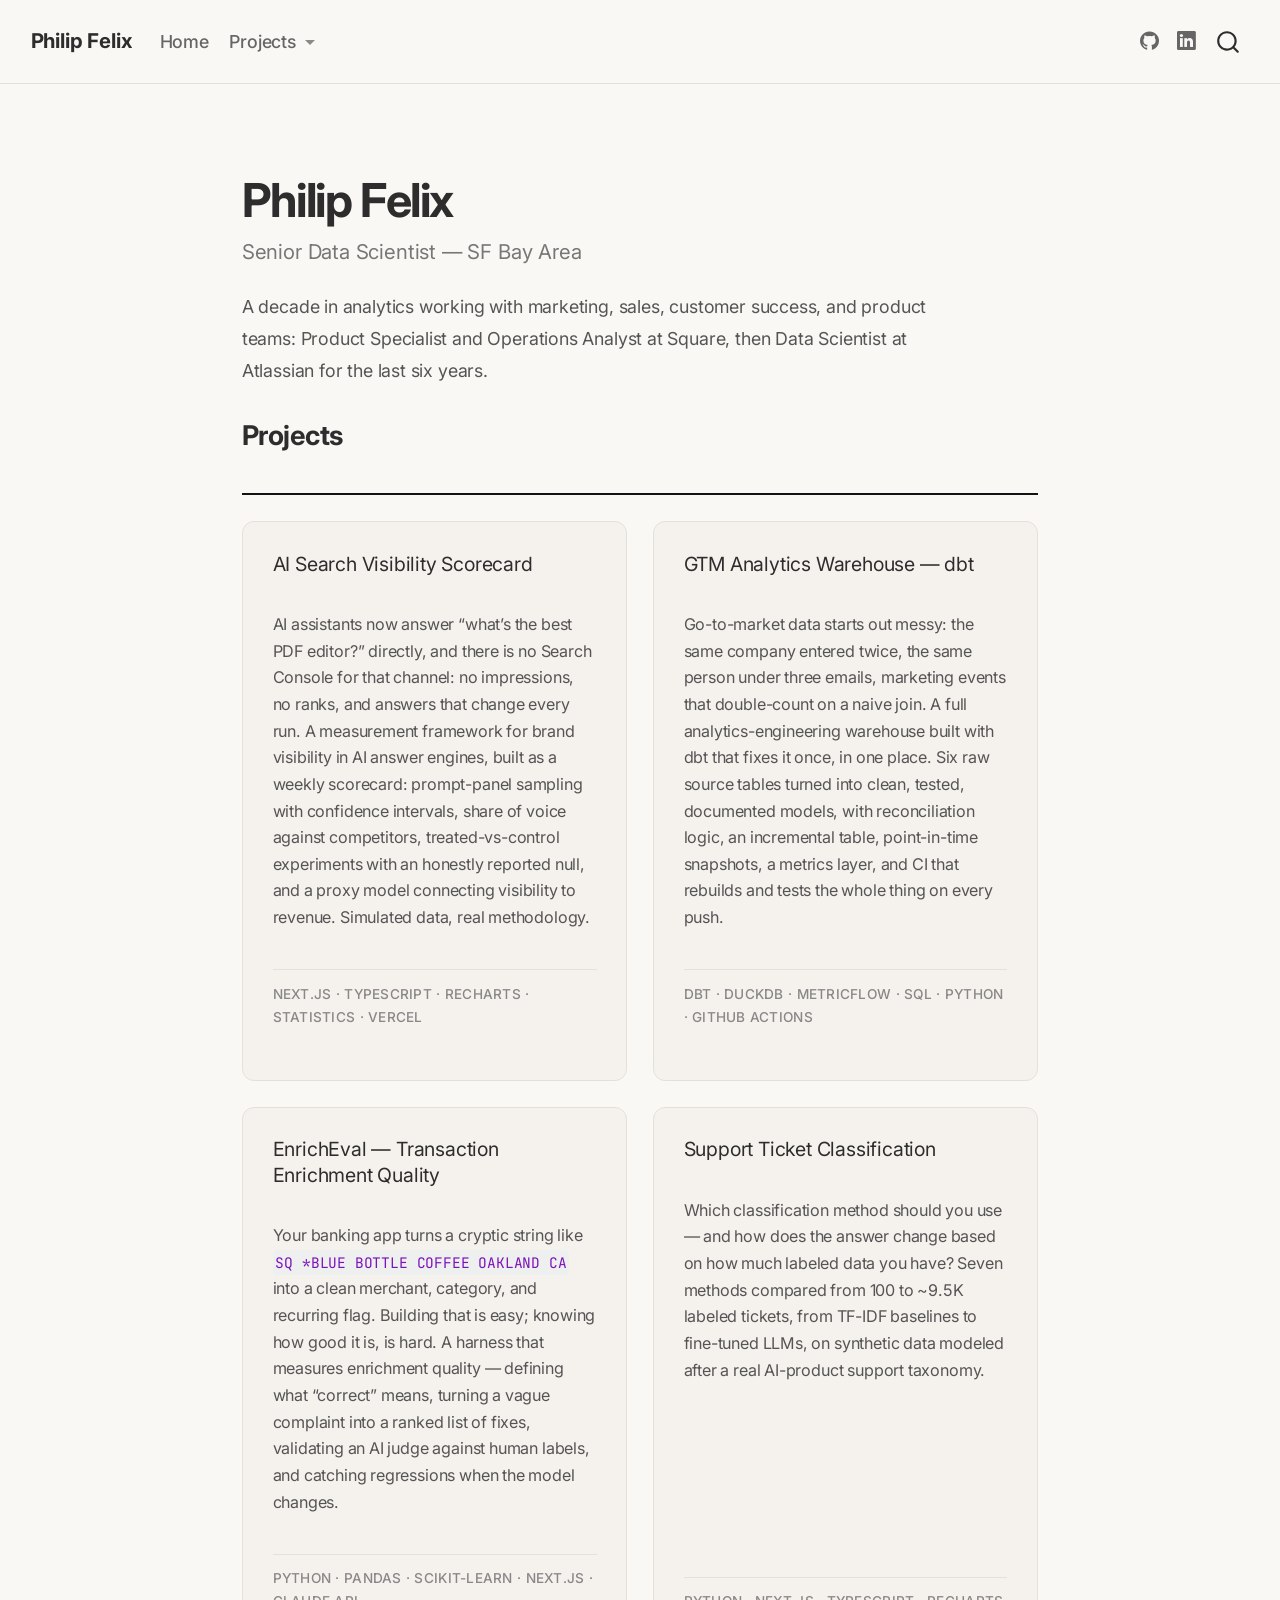
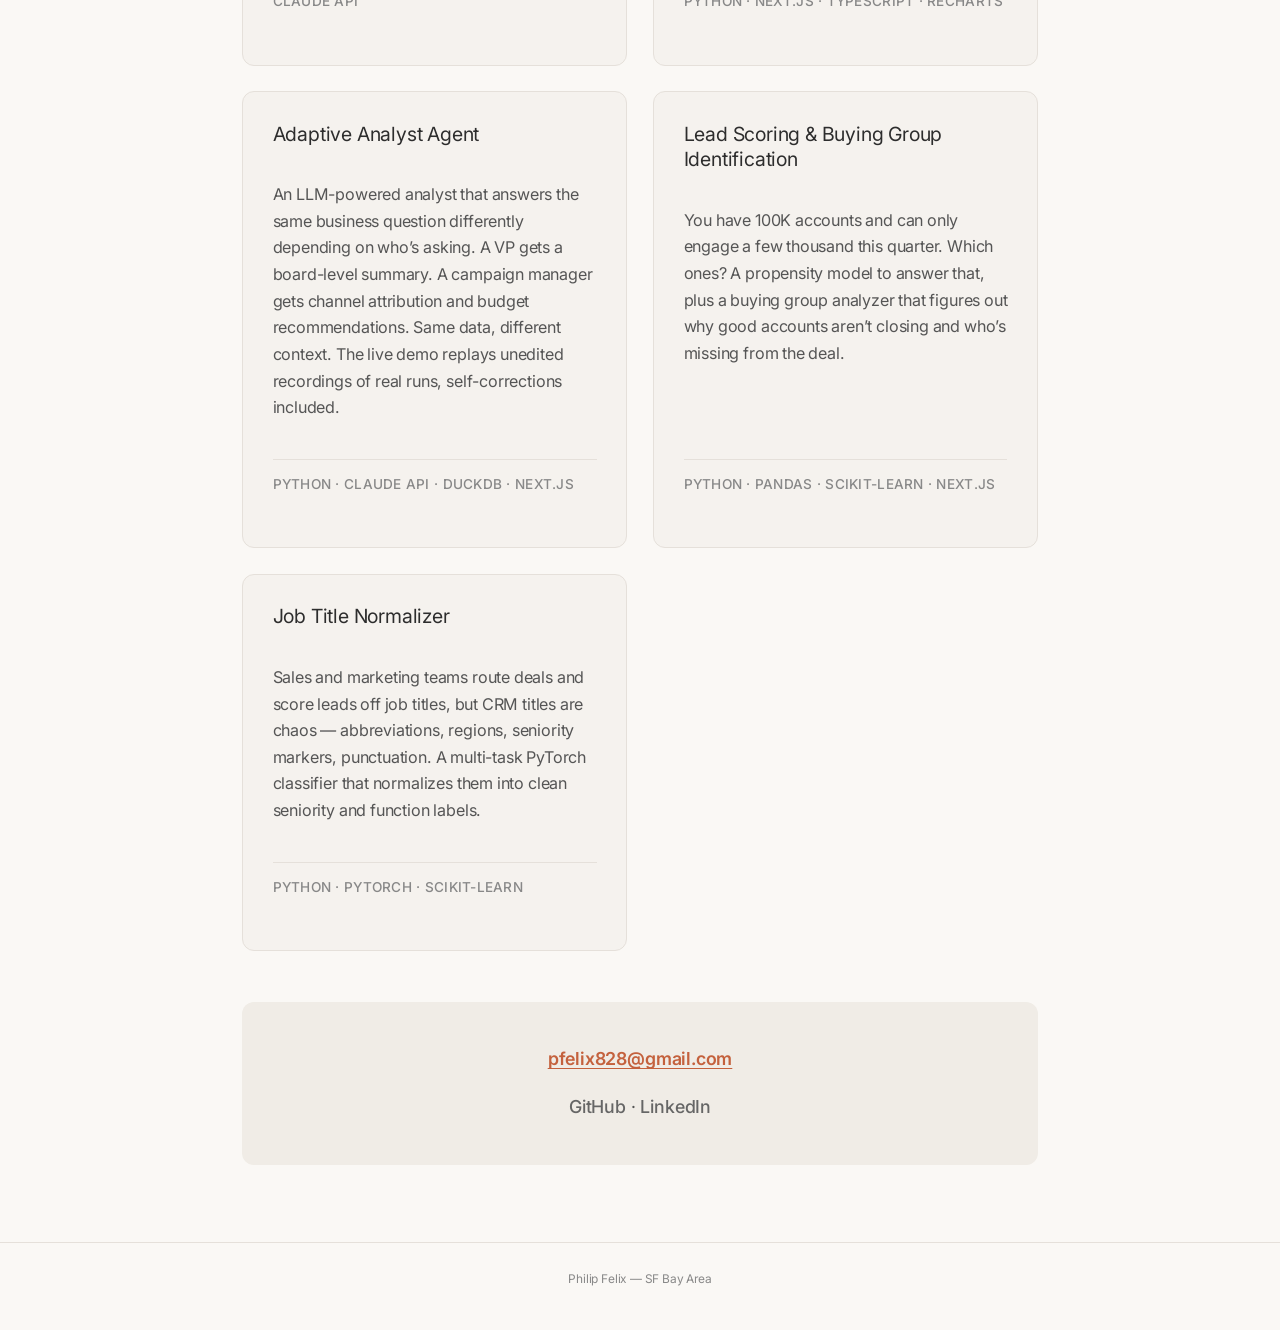
<file: docs/index.html>
<!DOCTYPE html>
<html xmlns="http://www.w3.org/1999/xhtml" lang="en" xml:lang="en"><head>

<meta charset="utf-8">
<meta name="generator" content="quarto-1.9.36">

<meta name="viewport" content="width=device-width, initial-scale=1.0, user-scalable=yes">


<title>Philip Felix — Senior Data Scientist – Philip Felix</title>
<style>
/* Default styles provided by pandoc.
** See https://pandoc.org/MANUAL.html#variables-for-html for config info.
*/
code{white-space: pre-wrap;}
span.smallcaps{font-variant: small-caps;}
div.columns{display: flex; gap: min(4vw, 1.5em);}
div.column{flex: auto; overflow-x: auto;}
div.hanging-indent{margin-left: 1.5em; text-indent: -1.5em;}
ul.task-list{list-style: none;}
ul.task-list li input[type="checkbox"] {
  width: 0.8em;
  margin: 0 0.8em 0.2em -1em; /* quarto-specific, see https://github.com/quarto-dev/quarto-cli/issues/4556 */ 
  vertical-align: middle;
}
</style>


<script src="site_libs/quarto-nav/quarto-nav.js"></script>
<script src="site_libs/quarto-nav/headroom.min.js"></script>
<script src="site_libs/clipboard/clipboard.min.js"></script>
<script src="site_libs/quarto-search/autocomplete.umd.js"></script>
<script src="site_libs/quarto-search/fuse.min.js"></script>
<script src="site_libs/quarto-search/quarto-search.js"></script>
<meta name="quarto:offset" content="./">
<script src="site_libs/quarto-html/quarto.js" type="module"></script>
<script src="site_libs/quarto-html/tabsets/tabsets.js" type="module"></script>
<script src="site_libs/quarto-html/popper.min.js"></script>
<script src="site_libs/quarto-html/tippy.umd.min.js"></script>
<script src="site_libs/quarto-html/anchor.min.js"></script>
<link href="site_libs/quarto-html/tippy.css" rel="stylesheet">
<link href="site_libs/quarto-html/quarto-syntax-highlighting-49c9dac6fae8e09f4ca8bec003b153f0.css" rel="stylesheet" id="quarto-text-highlighting-styles">
<script src="site_libs/bootstrap/bootstrap.min.js"></script>
<link href="site_libs/bootstrap/bootstrap-icons.css" rel="stylesheet">
<link href="site_libs/bootstrap/bootstrap-45949cc7dfcfc36a4d9ed3dc5205fb5a.min.css" rel="stylesheet" append-hash="true" id="quarto-bootstrap" data-mode="light">
<script id="quarto-search-options" type="application/json">{
  "location": "navbar",
  "copy-button": false,
  "collapse-after": 3,
  "panel-placement": "end",
  "type": "overlay",
  "limit": 50,
  "keyboard-shortcut": [
    "f",
    "/",
    "s"
  ],
  "show-item-context": false,
  "language": {
    "search-no-results-text": "No results",
    "search-matching-documents-text": "matching documents",
    "search-copy-link-title": "Copy link to search",
    "search-hide-matches-text": "Hide additional matches",
    "search-more-match-text": "more match in this document",
    "search-more-matches-text": "more matches in this document",
    "search-clear-button-title": "Clear",
    "search-text-placeholder": "",
    "search-detached-cancel-button-title": "Cancel",
    "search-submit-button-title": "Submit",
    "search-label": "Search"
  }
}</script>


</head>

<body class="nav-fixed home-page fullcontent quarto-light">

<div id="quarto-search-results"></div>
  <header id="quarto-header" class="headroom fixed-top">
    <nav class="navbar navbar-expand-lg " data-bs-theme="dark">
      <div class="navbar-container container-fluid">
      <div class="navbar-brand-container mx-auto">
    <a class="navbar-brand" href="./index.html">
    <span class="navbar-title">Philip Felix</span>
    </a>
  </div>
            <div id="quarto-search" class="" title="Search"></div>
          <button class="navbar-toggler" type="button" data-bs-toggle="collapse" data-bs-target="#navbarCollapse" aria-controls="navbarCollapse" role="menu" aria-expanded="false" aria-label="Toggle navigation" onclick="if (window.quartoToggleHeadroom) { window.quartoToggleHeadroom(); }">
  <span class="navbar-toggler-icon"></span>
</button>
          <div class="collapse navbar-collapse" id="navbarCollapse">
            <ul class="navbar-nav navbar-nav-scroll me-auto">
  <li class="nav-item">
    <a class="nav-link active" href="./index.html" aria-current="page"> 
<span class="menu-text">Home</span></a>
  </li>  
  <li class="nav-item dropdown ">
    <a class="nav-link dropdown-toggle" href="#" id="nav-menu-projects" role="link" data-bs-toggle="dropdown" aria-expanded="false">
 <span class="menu-text">Projects</span>
    </a>
    <ul class="dropdown-menu" aria-labelledby="nav-menu-projects">    
        <li>
    <a class="dropdown-item" href="./projects/ai-search-scorecard.html">
 <span class="dropdown-text">AI Search Visibility Scorecard</span></a>
  </li>  
        <li>
    <a class="dropdown-item" href="./projects/gtm-analytics-warehouse.html">
 <span class="dropdown-text">GTM Analytics Warehouse — dbt</span></a>
  </li>  
        <li>
    <a class="dropdown-item" href="./projects/enrich-eval.html">
 <span class="dropdown-text">EnrichEval — Transaction Enrichment Quality</span></a>
  </li>  
        <li>
    <a class="dropdown-item" href="./projects/lead-scoring.html">
 <span class="dropdown-text">Lead Scoring &amp; Buying Groups</span></a>
  </li>  
        <li>
    <a class="dropdown-item" href="./projects/title-normalizer.html">
 <span class="dropdown-text">Title Normalizer</span></a>
  </li>  
        <li>
    <a class="dropdown-item" href="./projects/context-agent.html">
 <span class="dropdown-text">Adaptive Analyst Agent</span></a>
  </li>  
        <li>
    <a class="dropdown-item" href="./projects/support-ticket-classification.html">
 <span class="dropdown-text">Support Ticket Classification</span></a>
  </li>  
    </ul>
  </li>
</ul>
            <ul class="navbar-nav navbar-nav-scroll ms-auto">
  <li class="nav-item compact">
    <a class="nav-link" href="https://github.com/pfelix828"> <i class="bi bi-github" role="img">
</i> 
<span class="menu-text"></span></a>
  </li>  
  <li class="nav-item compact">
    <a class="nav-link" href="https://linkedin.com/in/pfelix1"> <i class="bi bi-linkedin" role="img">
</i> 
<span class="menu-text"></span></a>
  </li>  
</ul>
          </div> <!-- /navcollapse -->
            <div class="quarto-navbar-tools">
</div>
      </div> <!-- /container-fluid -->
    </nav>
</header>
<!-- content -->
<div id="quarto-content" class="quarto-container page-columns page-rows-contents page-layout-article page-navbar">
<!-- sidebar -->
<!-- margin-sidebar -->
    
<!-- main -->
<main class="content" id="quarto-document-content"><header id="title-block-header" class="quarto-title-block"></header>




<section id="philip-felix" class="level1 hero-section">
<h1>Philip Felix</h1>
<div class="hero-subtitle">
<p>Senior Data Scientist — SF Bay Area</p>
</div>
<div class="hero-bio">
<p>A decade in analytics working with marketing, sales, customer success, and product teams: Product Specialist and Operations Analyst at Square, then Data Scientist at Atlassian for the last six years.</p>
</div>
</section>
<div class="section-heading">
<p>Projects</p>
</div>
<div class="project-grid">
<div class="project-card">
<div class="project-card-title">
<p><a href="./projects/ai-search-scorecard.html">AI Search Visibility Scorecard</a></p>
</div>
<div class="project-card-description">
<p>AI assistants now answer “what’s the best PDF editor?” directly, and there is no Search Console for that channel: no impressions, no ranks, and answers that change every run. A measurement framework for brand visibility in AI answer engines, built as a weekly scorecard: prompt-panel sampling with confidence intervals, share of voice against competitors, treated-vs-control experiments with an honestly reported null, and a proxy model connecting visibility to revenue. Simulated data, real methodology.</p>
</div>
<div class="project-card-stack">
<p>Next.js · TypeScript · Recharts · Statistics · Vercel</p>
</div>
</div>
<div class="project-card">
<div class="project-card-title">
<p><a href="./projects/gtm-analytics-warehouse.html">GTM Analytics Warehouse — dbt</a></p>
</div>
<div class="project-card-description">
<p>Go-to-market data starts out messy: the same company entered twice, the same person under three emails, marketing events that double-count on a naive join. A full analytics-engineering warehouse built with dbt that fixes it once, in one place. Six raw source tables turned into clean, tested, documented models, with reconciliation logic, an incremental table, point-in-time snapshots, a metrics layer, and CI that rebuilds and tests the whole thing on every push.</p>
</div>
<div class="project-card-stack">
<p>dbt · DuckDB · MetricFlow · SQL · Python · GitHub Actions</p>
</div>
</div>
<div class="project-card">
<div class="project-card-title">
<p><a href="./projects/enrich-eval.html">EnrichEval — Transaction Enrichment Quality</a></p>
</div>
<div class="project-card-description">
<p>Your banking app turns a cryptic string like <code>SQ *BLUE BOTTLE COFFEE OAKLAND CA</code> into a clean merchant, category, and recurring flag. Building that is easy; knowing how good it is, is hard. A harness that measures enrichment quality — defining what “correct” means, turning a vague complaint into a ranked list of fixes, validating an AI judge against human labels, and catching regressions when the model changes.</p>
</div>
<div class="project-card-stack">
<p>Python · pandas · scikit-learn · Next.js · Claude API</p>
</div>
</div>
<div class="project-card">
<div class="project-card-title">
<p><a href="./projects/support-ticket-classification.html">Support Ticket Classification</a></p>
</div>
<div class="project-card-description">
<p>Which classification method should you use — and how does the answer change based on how much labeled data you have? Seven methods compared from 100 to ~9.5K labeled tickets, from TF-IDF baselines to fine-tuned LLMs, on synthetic data modeled after a real AI-product support taxonomy.</p>
</div>
<div class="project-card-stack">
<p>Python · Next.js · TypeScript · Recharts</p>
</div>
</div>
<div class="project-card">
<div class="project-card-title">
<p><a href="./projects/context-agent.html">Adaptive Analyst Agent</a></p>
</div>
<div class="project-card-description">
<p>An LLM-powered analyst that answers the same business question differently depending on who’s asking. A VP gets a board-level summary. A campaign manager gets channel attribution and budget recommendations. Same data, different context. The live demo replays unedited recordings of real runs, self-corrections included.</p>
</div>
<div class="project-card-stack">
<p>Python · Claude API · DuckDB · Next.js</p>
</div>
</div>
<div class="project-card">
<div class="project-card-title">
<p><a href="./projects/lead-scoring.html">Lead Scoring &amp; Buying Group Identification</a></p>
</div>
<div class="project-card-description">
<p>You have 100K accounts and can only engage a few thousand this quarter. Which ones? A propensity model to answer that, plus a buying group analyzer that figures out why good accounts aren’t closing and who’s missing from the deal.</p>
</div>
<div class="project-card-stack">
<p>Python · Pandas · scikit-learn · Next.js</p>
</div>
</div>
<div class="project-card">
<div class="project-card-title">
<p><a href="./projects/title-normalizer.html">Job Title Normalizer</a></p>
</div>
<div class="project-card-description">
<p>Sales and marketing teams route deals and score leads off job titles, but CRM titles are chaos — abbreviations, regions, seniority markers, punctuation. A multi-task PyTorch classifier that normalizes them into clean seniority and function labels.</p>
</div>
<div class="project-card-stack">
<p>Python · PyTorch · scikit-learn</p>
</div>
</div>
</div>
<div class="contact-section">
<p><a href="mailto:pfelix828@gmail.com">pfelix828@gmail.com</a></p>
<div class="contact-links">
<p><a href="https://github.com/pfelix828">GitHub</a> · <a href="https://linkedin.com/in/pfelix1">LinkedIn</a></p>
</div>
</div>



</main> <!-- /main -->
<script id="quarto-html-after-body" type="application/javascript">
  window.document.addEventListener("DOMContentLoaded", function (event) {
    const icon = "";
    const anchorJS = new window.AnchorJS();
    anchorJS.options = {
      placement: 'right',
      icon: icon
    };
    anchorJS.add('.anchored');
    const isCodeAnnotation = (el) => {
      for (const clz of el.classList) {
        if (clz.startsWith('code-annotation-')) {                     
          return true;
        }
      }
      return false;
    }
    const onCopySuccess = function(e) {
      // button target
      const button = e.trigger;
      // don't keep focus
      button.blur();
      // flash "checked"
      button.classList.add('code-copy-button-checked');
      var currentTitle = button.getAttribute("title");
      button.setAttribute("title", "Copied!");
      let tooltip;
      if (window.bootstrap) {
        button.setAttribute("data-bs-toggle", "tooltip");
        button.setAttribute("data-bs-placement", "left");
        button.setAttribute("data-bs-title", "Copied!");
        tooltip = new bootstrap.Tooltip(button, 
          { trigger: "manual", 
            customClass: "code-copy-button-tooltip",
            offset: [0, -8]});
        tooltip.show();    
      }
      setTimeout(function() {
        if (tooltip) {
          tooltip.hide();
          button.removeAttribute("data-bs-title");
          button.removeAttribute("data-bs-toggle");
          button.removeAttribute("data-bs-placement");
        }
        button.setAttribute("title", currentTitle);
        button.classList.remove('code-copy-button-checked');
      }, 1000);
      // clear code selection
      e.clearSelection();
    }
    const getTextToCopy = function(trigger) {
      const outerScaffold = trigger.parentElement.cloneNode(true);
      const codeEl = outerScaffold.querySelector('code');
      for (const childEl of codeEl.children) {
        if (isCodeAnnotation(childEl)) {
          childEl.remove();
        }
      }
      return codeEl.innerText;
    }
    const clipboard = new window.ClipboardJS('.code-copy-button:not([data-in-quarto-modal])', {
      text: getTextToCopy
    });
    clipboard.on('success', onCopySuccess);
    if (window.document.getElementById('quarto-embedded-source-code-modal')) {
      const clipboardModal = new window.ClipboardJS('.code-copy-button[data-in-quarto-modal]', {
        text: getTextToCopy,
        container: window.document.getElementById('quarto-embedded-source-code-modal')
      });
      clipboardModal.on('success', onCopySuccess);
    }
      var localhostRegex = new RegExp(/^(?:http|https):\/\/localhost\:?[0-9]*\//);
      var mailtoRegex = new RegExp(/^mailto:/);
        var filterRegex = new RegExp('/' + window.location.host + '/');
      var isInternal = (href) => {
          return filterRegex.test(href) || localhostRegex.test(href) || mailtoRegex.test(href);
      }
      // Inspect non-navigation links and adorn them if external
     var links = window.document.querySelectorAll('a[href]:not(.nav-link):not(.navbar-brand):not(.toc-action):not(.sidebar-link):not(.sidebar-item-toggle):not(.pagination-link):not(.no-external):not([aria-hidden]):not(.dropdown-item):not(.quarto-navigation-tool):not(.about-link)');
      for (var i=0; i<links.length; i++) {
        const link = links[i];
        if (!isInternal(link.href)) {
          // undo the damage that might have been done by quarto-nav.js in the case of
          // links that we want to consider external
          if (link.dataset.originalHref !== undefined) {
            link.href = link.dataset.originalHref;
          }
        }
      }
    function tippyHover(el, contentFn, onTriggerFn, onUntriggerFn) {
      const config = {
        allowHTML: true,
        maxWidth: 500,
        delay: 100,
        arrow: false,
        appendTo: function(el) {
            return el.parentElement;
        },
        interactive: true,
        interactiveBorder: 10,
        theme: 'quarto',
        placement: 'bottom-start',
      };
      if (contentFn) {
        config.content = contentFn;
      }
      if (onTriggerFn) {
        config.onTrigger = onTriggerFn;
      }
      if (onUntriggerFn) {
        config.onUntrigger = onUntriggerFn;
      }
      window.tippy(el, config); 
    }
    const noterefs = window.document.querySelectorAll('a[role="doc-noteref"]');
    for (var i=0; i<noterefs.length; i++) {
      const ref = noterefs[i];
      tippyHover(ref, function() {
        // use id or data attribute instead here
        let href = ref.getAttribute('data-footnote-href') || ref.getAttribute('href');
        try { href = new URL(href).hash; } catch {}
        const id = href.replace(/^#\/?/, "");
        const note = window.document.getElementById(id);
        if (note) {
          return note.innerHTML;
        } else {
          return "";
        }
      });
    }
    const xrefs = window.document.querySelectorAll('a.quarto-xref');
    const processXRef = (id, note) => {
      // Strip column container classes
      const stripColumnClz = (el) => {
        el.classList.remove("page-full", "page-columns");
        if (el.children) {
          for (const child of el.children) {
            stripColumnClz(child);
          }
        }
      }
      stripColumnClz(note)
      if (id === null || id.startsWith('sec-')) {
        // Special case sections, only their first couple elements
        const container = document.createElement("div");
        if (note.children && note.children.length > 2) {
          container.appendChild(note.children[0].cloneNode(true));
          for (let i = 1; i < note.children.length; i++) {
            const child = note.children[i];
            if (child.tagName === "P" && child.innerText === "") {
              continue;
            } else {
              container.appendChild(child.cloneNode(true));
              break;
            }
          }
          if (window.Quarto?.typesetMath) {
            window.Quarto.typesetMath(container);
          }
          return container.innerHTML
        } else {
          if (window.Quarto?.typesetMath) {
            window.Quarto.typesetMath(note);
          }
          return note.innerHTML;
        }
      } else {
        // Remove any anchor links if they are present
        const anchorLink = note.querySelector('a.anchorjs-link');
        if (anchorLink) {
          anchorLink.remove();
        }
        if (window.Quarto?.typesetMath) {
          window.Quarto.typesetMath(note);
        }
        if (note.classList.contains("callout")) {
          return note.outerHTML;
        } else {
          return note.innerHTML;
        }
      }
    }
    for (var i=0; i<xrefs.length; i++) {
      const xref = xrefs[i];
      tippyHover(xref, undefined, function(instance) {
        instance.disable();
        let url = xref.getAttribute('href');
        let hash = undefined; 
        if (url.startsWith('#')) {
          hash = url;
        } else {
          try { hash = new URL(url).hash; } catch {}
        }
        if (hash) {
          const id = hash.replace(/^#\/?/, "");
          const note = window.document.getElementById(id);
          if (note !== null) {
            try {
              const html = processXRef(id, note.cloneNode(true));
              instance.setContent(html);
            } finally {
              instance.enable();
              instance.show();
            }
          } else {
            // See if we can fetch this
            fetch(url.split('#')[0])
            .then(res => res.text())
            .then(html => {
              const parser = new DOMParser();
              const htmlDoc = parser.parseFromString(html, "text/html");
              const note = htmlDoc.getElementById(id);
              if (note !== null) {
                const html = processXRef(id, note);
                instance.setContent(html);
              } 
            }).finally(() => {
              instance.enable();
              instance.show();
            });
          }
        } else {
          // See if we can fetch a full url (with no hash to target)
          // This is a special case and we should probably do some content thinning / targeting
          fetch(url)
          .then(res => res.text())
          .then(html => {
            const parser = new DOMParser();
            const htmlDoc = parser.parseFromString(html, "text/html");
            const note = htmlDoc.querySelector('main.content');
            if (note !== null) {
              // This should only happen for chapter cross references
              // (since there is no id in the URL)
              // remove the first header
              if (note.children.length > 0 && note.children[0].tagName === "HEADER") {
                note.children[0].remove();
              }
              const html = processXRef(null, note);
              instance.setContent(html);
            } 
          }).finally(() => {
            instance.enable();
            instance.show();
          });
        }
      }, function(instance) {
      });
    }
        let selectedAnnoteEl;
        const selectorForAnnotation = ( cell, annotation) => {
          let cellAttr = 'data-code-cell="' + cell + '"';
          let lineAttr = 'data-code-annotation="' +  annotation + '"';
          const selector = 'span[' + cellAttr + '][' + lineAttr + ']';
          return selector;
        }
        const selectCodeLines = (annoteEl) => {
          const doc = window.document;
          const targetCell = annoteEl.getAttribute("data-target-cell");
          const targetAnnotation = annoteEl.getAttribute("data-target-annotation");
          const annoteSpan = window.document.querySelector(selectorForAnnotation(targetCell, targetAnnotation));
          const lines = annoteSpan.getAttribute("data-code-lines").split(",");
          const lineIds = lines.map((line) => {
            return targetCell + "-" + line;
          })
          let top = null;
          let height = null;
          let parent = null;
          if (lineIds.length > 0) {
              //compute the position of the single el (top and bottom and make a div)
              const el = window.document.getElementById(lineIds[0]);
              top = el.offsetTop;
              height = el.offsetHeight;
              parent = el.parentElement.parentElement;
            if (lineIds.length > 1) {
              const lastEl = window.document.getElementById(lineIds[lineIds.length - 1]);
              const bottom = lastEl.offsetTop + lastEl.offsetHeight;
              height = bottom - top;
            }
            if (top !== null && height !== null && parent !== null) {
              // cook up a div (if necessary) and position it 
              let div = window.document.getElementById("code-annotation-line-highlight");
              if (div === null) {
                div = window.document.createElement("div");
                div.setAttribute("id", "code-annotation-line-highlight");
                div.style.position = 'absolute';
                parent.appendChild(div);
              }
              div.style.top = top - 2 + "px";
              div.style.height = height + 4 + "px";
              div.style.left = 0;
              let gutterDiv = window.document.getElementById("code-annotation-line-highlight-gutter");
              if (gutterDiv === null) {
                gutterDiv = window.document.createElement("div");
                gutterDiv.setAttribute("id", "code-annotation-line-highlight-gutter");
                gutterDiv.style.position = 'absolute';
                const codeCell = window.document.getElementById(targetCell);
                const gutter = codeCell.querySelector('.code-annotation-gutter');
                gutter.appendChild(gutterDiv);
              }
              gutterDiv.style.top = top - 2 + "px";
              gutterDiv.style.height = height + 4 + "px";
            }
            selectedAnnoteEl = annoteEl;
          }
        };
        const unselectCodeLines = () => {
          const elementsIds = ["code-annotation-line-highlight", "code-annotation-line-highlight-gutter"];
          elementsIds.forEach((elId) => {
            const div = window.document.getElementById(elId);
            if (div) {
              div.remove();
            }
          });
          selectedAnnoteEl = undefined;
        };
          // Handle positioning of the toggle
      window.addEventListener(
        "resize",
        throttle(() => {
          elRect = undefined;
          if (selectedAnnoteEl) {
            selectCodeLines(selectedAnnoteEl);
          }
        }, 10)
      );
      function throttle(fn, ms) {
      let throttle = false;
      let timer;
        return (...args) => {
          if(!throttle) { // first call gets through
              fn.apply(this, args);
              throttle = true;
          } else { // all the others get throttled
              if(timer) clearTimeout(timer); // cancel #2
              timer = setTimeout(() => {
                fn.apply(this, args);
                timer = throttle = false;
              }, ms);
          }
        };
      }
        // Attach click handler to the DT
        const annoteDls = window.document.querySelectorAll('dt[data-target-cell]');
        for (const annoteDlNode of annoteDls) {
          annoteDlNode.addEventListener('click', (event) => {
            const clickedEl = event.target;
            if (clickedEl !== selectedAnnoteEl) {
              unselectCodeLines();
              const activeEl = window.document.querySelector('dt[data-target-cell].code-annotation-active');
              if (activeEl) {
                activeEl.classList.remove('code-annotation-active');
              }
              selectCodeLines(clickedEl);
              clickedEl.classList.add('code-annotation-active');
            } else {
              // Unselect the line
              unselectCodeLines();
              clickedEl.classList.remove('code-annotation-active');
            }
          });
        }
    const findCites = (el) => {
      const parentEl = el.parentElement;
      if (parentEl) {
        const cites = parentEl.dataset.cites;
        if (cites) {
          return {
            el,
            cites: cites.split(' ')
          };
        } else {
          return findCites(el.parentElement)
        }
      } else {
        return undefined;
      }
    };
    var bibliorefs = window.document.querySelectorAll('a[role="doc-biblioref"]');
    for (var i=0; i<bibliorefs.length; i++) {
      const ref = bibliorefs[i];
      const citeInfo = findCites(ref);
      if (citeInfo) {
        tippyHover(citeInfo.el, function() {
          var popup = window.document.createElement('div');
          citeInfo.cites.forEach(function(cite) {
            var citeDiv = window.document.createElement('div');
            citeDiv.classList.add('hanging-indent');
            citeDiv.classList.add('csl-entry');
            var biblioDiv = window.document.getElementById('ref-' + cite);
            if (biblioDiv) {
              citeDiv.innerHTML = biblioDiv.innerHTML;
            }
            popup.appendChild(citeDiv);
          });
          return popup.innerHTML;
        });
      }
    }
  });
  </script>
</div> <!-- /content -->
<footer class="footer">
  <div class="nav-footer">
    <div class="nav-footer-left">
      &nbsp;
    </div>   
    <div class="nav-footer-center">
<p>Philip Felix — SF Bay Area</p>
</div>
    <div class="nav-footer-right">
      &nbsp;
    </div>
  </div>
</footer>
<script data-goatcounter="https://pfelix.goatcounter.com/count" async="" src="//gc.zgo.at/count.js"></script>




</body></html>
</file>
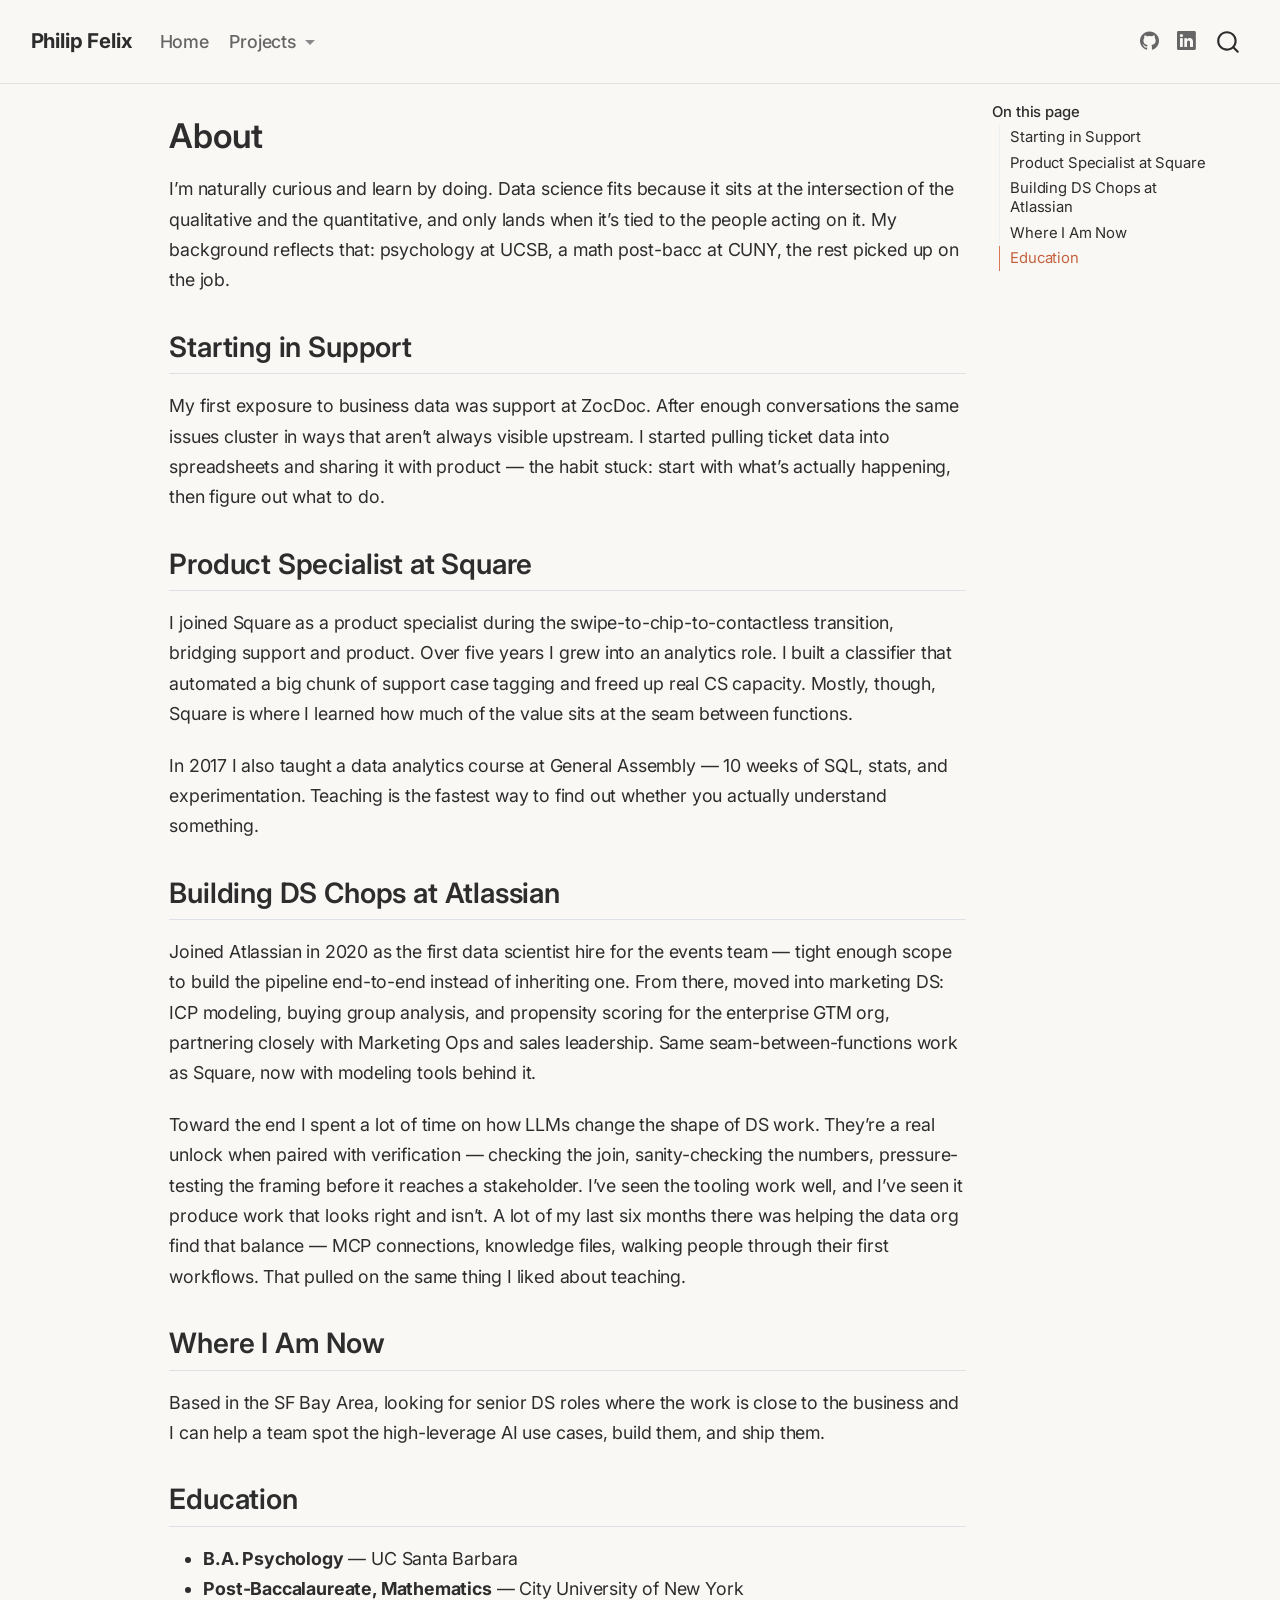
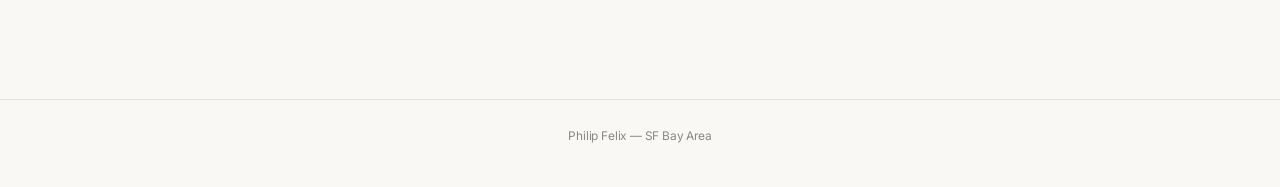
<file: docs/about.html>
<!DOCTYPE html>
<html xmlns="http://www.w3.org/1999/xhtml" lang="en" xml:lang="en"><head>

<meta charset="utf-8">
<meta name="generator" content="quarto-1.9.36">

<meta name="viewport" content="width=device-width, initial-scale=1.0, user-scalable=yes">


<title>About – Philip Felix</title>
<style>
/* Default styles provided by pandoc.
** See https://pandoc.org/MANUAL.html#variables-for-html for config info.
*/
code{white-space: pre-wrap;}
span.smallcaps{font-variant: small-caps;}
div.columns{display: flex; gap: min(4vw, 1.5em);}
div.column{flex: auto; overflow-x: auto;}
div.hanging-indent{margin-left: 1.5em; text-indent: -1.5em;}
ul.task-list{list-style: none;}
ul.task-list li input[type="checkbox"] {
  width: 0.8em;
  margin: 0 0.8em 0.2em -1em; /* quarto-specific, see https://github.com/quarto-dev/quarto-cli/issues/4556 */ 
  vertical-align: middle;
}
</style>


<script src="site_libs/quarto-nav/quarto-nav.js"></script>
<script src="site_libs/quarto-nav/headroom.min.js"></script>
<script src="site_libs/clipboard/clipboard.min.js"></script>
<script src="site_libs/quarto-search/autocomplete.umd.js"></script>
<script src="site_libs/quarto-search/fuse.min.js"></script>
<script src="site_libs/quarto-search/quarto-search.js"></script>
<meta name="quarto:offset" content="./">
<script src="site_libs/quarto-html/quarto.js" type="module"></script>
<script src="site_libs/quarto-html/tabsets/tabsets.js" type="module"></script>
<script src="site_libs/quarto-html/popper.min.js"></script>
<script src="site_libs/quarto-html/tippy.umd.min.js"></script>
<script src="site_libs/quarto-html/anchor.min.js"></script>
<link href="site_libs/quarto-html/tippy.css" rel="stylesheet">
<link href="site_libs/quarto-html/quarto-syntax-highlighting-49c9dac6fae8e09f4ca8bec003b153f0.css" rel="stylesheet" id="quarto-text-highlighting-styles">
<script src="site_libs/bootstrap/bootstrap.min.js"></script>
<link href="site_libs/bootstrap/bootstrap-icons.css" rel="stylesheet">
<link href="site_libs/bootstrap/bootstrap-f02336fbc942b9a5cca3d71ded698d51.min.css" rel="stylesheet" append-hash="true" id="quarto-bootstrap" data-mode="light">
<script id="quarto-search-options" type="application/json">{
  "location": "navbar",
  "copy-button": false,
  "collapse-after": 3,
  "panel-placement": "end",
  "type": "overlay",
  "limit": 50,
  "keyboard-shortcut": [
    "f",
    "/",
    "s"
  ],
  "show-item-context": false,
  "language": {
    "search-no-results-text": "No results",
    "search-matching-documents-text": "matching documents",
    "search-copy-link-title": "Copy link to search",
    "search-hide-matches-text": "Hide additional matches",
    "search-more-match-text": "more match in this document",
    "search-more-matches-text": "more matches in this document",
    "search-clear-button-title": "Clear",
    "search-text-placeholder": "",
    "search-detached-cancel-button-title": "Cancel",
    "search-submit-button-title": "Submit",
    "search-label": "Search"
  }
}</script>


</head>

<body class="nav-fixed quarto-light">

<div id="quarto-search-results"></div>
  <header id="quarto-header" class="headroom fixed-top">
    <nav class="navbar navbar-expand-lg " data-bs-theme="dark">
      <div class="navbar-container container-fluid">
      <div class="navbar-brand-container mx-auto">
    <a class="navbar-brand" href="./index.html">
    <span class="navbar-title">Philip Felix</span>
    </a>
  </div>
            <div id="quarto-search" class="" title="Search"></div>
          <button class="navbar-toggler" type="button" data-bs-toggle="collapse" data-bs-target="#navbarCollapse" aria-controls="navbarCollapse" role="menu" aria-expanded="false" aria-label="Toggle navigation" onclick="if (window.quartoToggleHeadroom) { window.quartoToggleHeadroom(); }">
  <span class="navbar-toggler-icon"></span>
</button>
          <div class="collapse navbar-collapse" id="navbarCollapse">
            <ul class="navbar-nav navbar-nav-scroll me-auto">
  <li class="nav-item">
    <a class="nav-link" href="./index.html"> 
<span class="menu-text">Home</span></a>
  </li>  
  <li class="nav-item dropdown ">
    <a class="nav-link dropdown-toggle" href="#" id="nav-menu-projects" role="link" data-bs-toggle="dropdown" aria-expanded="false">
 <span class="menu-text">Projects</span>
    </a>
    <ul class="dropdown-menu" aria-labelledby="nav-menu-projects">    
        <li>
    <a class="dropdown-item" href="./projects/ai-search-scorecard.html">
 <span class="dropdown-text">AI Search Visibility Scorecard</span></a>
  </li>  
        <li>
    <a class="dropdown-item" href="./projects/gtm-analytics-warehouse.html">
 <span class="dropdown-text">GTM Analytics Warehouse — dbt</span></a>
  </li>  
        <li>
    <a class="dropdown-item" href="./projects/enrich-eval.html">
 <span class="dropdown-text">EnrichEval — Transaction Enrichment Quality</span></a>
  </li>  
        <li>
    <a class="dropdown-item" href="./projects/lead-scoring.html">
 <span class="dropdown-text">Lead Scoring &amp; Buying Groups</span></a>
  </li>  
        <li>
    <a class="dropdown-item" href="./projects/title-normalizer.html">
 <span class="dropdown-text">Title Normalizer</span></a>
  </li>  
        <li>
    <a class="dropdown-item" href="./projects/context-agent.html">
 <span class="dropdown-text">Adaptive Analyst Agent</span></a>
  </li>  
        <li>
    <a class="dropdown-item" href="./projects/support-ticket-classification.html">
 <span class="dropdown-text">Support Ticket Classification</span></a>
  </li>  
    </ul>
  </li>
</ul>
            <ul class="navbar-nav navbar-nav-scroll ms-auto">
  <li class="nav-item compact">
    <a class="nav-link" href="https://github.com/pfelix828"> <i class="bi bi-github" role="img">
</i> 
<span class="menu-text"></span></a>
  </li>  
  <li class="nav-item compact">
    <a class="nav-link" href="https://linkedin.com/in/pfelix1"> <i class="bi bi-linkedin" role="img">
</i> 
<span class="menu-text"></span></a>
  </li>  
</ul>
          </div> <!-- /navcollapse -->
            <div class="quarto-navbar-tools">
</div>
      </div> <!-- /container-fluid -->
    </nav>
</header>
<!-- content -->
<div id="quarto-content" class="quarto-container page-columns page-rows-contents page-layout-article page-navbar">
<!-- sidebar -->
<!-- margin-sidebar -->
    <div id="quarto-margin-sidebar" class="sidebar margin-sidebar">
        <nav id="TOC" role="doc-toc" class="toc-active">
    <h2 id="toc-title">On this page</h2>
   
  <ul>
  <li><a href="#starting-in-support" id="toc-starting-in-support" class="nav-link active" data-scroll-target="#starting-in-support">Starting in Support</a></li>
  <li><a href="#product-specialist-at-square" id="toc-product-specialist-at-square" class="nav-link" data-scroll-target="#product-specialist-at-square">Product Specialist at Square</a></li>
  <li><a href="#building-ds-chops-at-atlassian" id="toc-building-ds-chops-at-atlassian" class="nav-link" data-scroll-target="#building-ds-chops-at-atlassian">Building DS Chops at Atlassian</a></li>
  <li><a href="#where-i-am-now" id="toc-where-i-am-now" class="nav-link" data-scroll-target="#where-i-am-now">Where I Am Now</a></li>
  <li><a href="#education" id="toc-education" class="nav-link" data-scroll-target="#education">Education</a></li>
  </ul>
</nav>
    </div>
<!-- main -->
<main class="content" id="quarto-document-content">

<header id="title-block-header" class="quarto-title-block default">
<div class="quarto-title">
<h1 class="title">About</h1>
</div>



<div class="quarto-title-meta">

    
  
    
  </div>
  


</header>


<p>I’m naturally curious and learn by doing. Data science fits because it sits at the intersection of the qualitative and the quantitative, and only lands when it’s tied to the people acting on it. My background reflects that: psychology at UCSB, a math post-bacc at CUNY, the rest picked up on the job.</p>
<section id="starting-in-support" class="level2">
<h2 class="anchored" data-anchor-id="starting-in-support">Starting in Support</h2>
<p>My first exposure to business data was support at ZocDoc. After enough conversations the same issues cluster in ways that aren’t always visible upstream. I started pulling ticket data into spreadsheets and sharing it with product — the habit stuck: start with what’s actually happening, then figure out what to do.</p>
</section>
<section id="product-specialist-at-square" class="level2">
<h2 class="anchored" data-anchor-id="product-specialist-at-square">Product Specialist at Square</h2>
<p>I joined Square as a product specialist during the swipe-to-chip-to-contactless transition, bridging support and product. Over five years I grew into an analytics role. I built a classifier that automated a big chunk of support case tagging and freed up real CS capacity. Mostly, though, Square is where I learned how much of the value sits at the seam between functions.</p>
<p>In 2017 I also taught a data analytics course at General Assembly — 10 weeks of SQL, stats, and experimentation. Teaching is the fastest way to find out whether you actually understand something.</p>
</section>
<section id="building-ds-chops-at-atlassian" class="level2">
<h2 class="anchored" data-anchor-id="building-ds-chops-at-atlassian">Building DS Chops at Atlassian</h2>
<p>Joined Atlassian in 2020 as the first data scientist hire for the events team — tight enough scope to build the pipeline end-to-end instead of inheriting one. From there, moved into marketing DS: ICP modeling, buying group analysis, and propensity scoring for the enterprise GTM org, partnering closely with Marketing Ops and sales leadership. Same seam-between-functions work as Square, now with modeling tools behind it.</p>
<p>Toward the end I spent a lot of time on how LLMs change the shape of DS work. They’re a real unlock when paired with verification — checking the join, sanity-checking the numbers, pressure-testing the framing before it reaches a stakeholder. I’ve seen the tooling work well, and I’ve seen it produce work that looks right and isn’t. A lot of my last six months there was helping the data org find that balance — MCP connections, knowledge files, walking people through their first workflows. That pulled on the same thing I liked about teaching.</p>
</section>
<section id="where-i-am-now" class="level2">
<h2 class="anchored" data-anchor-id="where-i-am-now">Where I Am Now</h2>
<p>Based in the SF Bay Area, looking for senior DS roles where the work is close to the business and I can help a team spot the high-leverage AI use cases, build them, and ship them.</p>
</section>
<section id="education" class="level2">
<h2 class="anchored" data-anchor-id="education">Education</h2>
<ul>
<li><strong>B.A. Psychology</strong> — UC Santa Barbara</li>
<li><strong>Post-Baccalaureate, Mathematics</strong> — City University of New York</li>
</ul>


</section>

</main> <!-- /main -->
<script id="quarto-html-after-body" type="application/javascript">
  window.document.addEventListener("DOMContentLoaded", function (event) {
    const icon = "";
    const anchorJS = new window.AnchorJS();
    anchorJS.options = {
      placement: 'right',
      icon: icon
    };
    anchorJS.add('.anchored');
    const isCodeAnnotation = (el) => {
      for (const clz of el.classList) {
        if (clz.startsWith('code-annotation-')) {                     
          return true;
        }
      }
      return false;
    }
    const onCopySuccess = function(e) {
      // button target
      const button = e.trigger;
      // don't keep focus
      button.blur();
      // flash "checked"
      button.classList.add('code-copy-button-checked');
      var currentTitle = button.getAttribute("title");
      button.setAttribute("title", "Copied!");
      let tooltip;
      if (window.bootstrap) {
        button.setAttribute("data-bs-toggle", "tooltip");
        button.setAttribute("data-bs-placement", "left");
        button.setAttribute("data-bs-title", "Copied!");
        tooltip = new bootstrap.Tooltip(button, 
          { trigger: "manual", 
            customClass: "code-copy-button-tooltip",
            offset: [0, -8]});
        tooltip.show();    
      }
      setTimeout(function() {
        if (tooltip) {
          tooltip.hide();
          button.removeAttribute("data-bs-title");
          button.removeAttribute("data-bs-toggle");
          button.removeAttribute("data-bs-placement");
        }
        button.setAttribute("title", currentTitle);
        button.classList.remove('code-copy-button-checked');
      }, 1000);
      // clear code selection
      e.clearSelection();
    }
    const getTextToCopy = function(trigger) {
      const outerScaffold = trigger.parentElement.cloneNode(true);
      const codeEl = outerScaffold.querySelector('code');
      for (const childEl of codeEl.children) {
        if (isCodeAnnotation(childEl)) {
          childEl.remove();
        }
      }
      return codeEl.innerText;
    }
    const clipboard = new window.ClipboardJS('.code-copy-button:not([data-in-quarto-modal])', {
      text: getTextToCopy
    });
    clipboard.on('success', onCopySuccess);
    if (window.document.getElementById('quarto-embedded-source-code-modal')) {
      const clipboardModal = new window.ClipboardJS('.code-copy-button[data-in-quarto-modal]', {
        text: getTextToCopy,
        container: window.document.getElementById('quarto-embedded-source-code-modal')
      });
      clipboardModal.on('success', onCopySuccess);
    }
      var localhostRegex = new RegExp(/^(?:http|https):\/\/localhost\:?[0-9]*\//);
      var mailtoRegex = new RegExp(/^mailto:/);
        var filterRegex = new RegExp('/' + window.location.host + '/');
      var isInternal = (href) => {
          return filterRegex.test(href) || localhostRegex.test(href) || mailtoRegex.test(href);
      }
      // Inspect non-navigation links and adorn them if external
     var links = window.document.querySelectorAll('a[href]:not(.nav-link):not(.navbar-brand):not(.toc-action):not(.sidebar-link):not(.sidebar-item-toggle):not(.pagination-link):not(.no-external):not([aria-hidden]):not(.dropdown-item):not(.quarto-navigation-tool):not(.about-link)');
      for (var i=0; i<links.length; i++) {
        const link = links[i];
        if (!isInternal(link.href)) {
          // undo the damage that might have been done by quarto-nav.js in the case of
          // links that we want to consider external
          if (link.dataset.originalHref !== undefined) {
            link.href = link.dataset.originalHref;
          }
        }
      }
    function tippyHover(el, contentFn, onTriggerFn, onUntriggerFn) {
      const config = {
        allowHTML: true,
        maxWidth: 500,
        delay: 100,
        arrow: false,
        appendTo: function(el) {
            return el.parentElement;
        },
        interactive: true,
        interactiveBorder: 10,
        theme: 'quarto',
        placement: 'bottom-start',
      };
      if (contentFn) {
        config.content = contentFn;
      }
      if (onTriggerFn) {
        config.onTrigger = onTriggerFn;
      }
      if (onUntriggerFn) {
        config.onUntrigger = onUntriggerFn;
      }
      window.tippy(el, config); 
    }
    const noterefs = window.document.querySelectorAll('a[role="doc-noteref"]');
    for (var i=0; i<noterefs.length; i++) {
      const ref = noterefs[i];
      tippyHover(ref, function() {
        // use id or data attribute instead here
        let href = ref.getAttribute('data-footnote-href') || ref.getAttribute('href');
        try { href = new URL(href).hash; } catch {}
        const id = href.replace(/^#\/?/, "");
        const note = window.document.getElementById(id);
        if (note) {
          return note.innerHTML;
        } else {
          return "";
        }
      });
    }
    const xrefs = window.document.querySelectorAll('a.quarto-xref');
    const processXRef = (id, note) => {
      // Strip column container classes
      const stripColumnClz = (el) => {
        el.classList.remove("page-full", "page-columns");
        if (el.children) {
          for (const child of el.children) {
            stripColumnClz(child);
          }
        }
      }
      stripColumnClz(note)
      if (id === null || id.startsWith('sec-')) {
        // Special case sections, only their first couple elements
        const container = document.createElement("div");
        if (note.children && note.children.length > 2) {
          container.appendChild(note.children[0].cloneNode(true));
          for (let i = 1; i < note.children.length; i++) {
            const child = note.children[i];
            if (child.tagName === "P" && child.innerText === "") {
              continue;
            } else {
              container.appendChild(child.cloneNode(true));
              break;
            }
          }
          if (window.Quarto?.typesetMath) {
            window.Quarto.typesetMath(container);
          }
          return container.innerHTML
        } else {
          if (window.Quarto?.typesetMath) {
            window.Quarto.typesetMath(note);
          }
          return note.innerHTML;
        }
      } else {
        // Remove any anchor links if they are present
        const anchorLink = note.querySelector('a.anchorjs-link');
        if (anchorLink) {
          anchorLink.remove();
        }
        if (window.Quarto?.typesetMath) {
          window.Quarto.typesetMath(note);
        }
        if (note.classList.contains("callout")) {
          return note.outerHTML;
        } else {
          return note.innerHTML;
        }
      }
    }
    for (var i=0; i<xrefs.length; i++) {
      const xref = xrefs[i];
      tippyHover(xref, undefined, function(instance) {
        instance.disable();
        let url = xref.getAttribute('href');
        let hash = undefined; 
        if (url.startsWith('#')) {
          hash = url;
        } else {
          try { hash = new URL(url).hash; } catch {}
        }
        if (hash) {
          const id = hash.replace(/^#\/?/, "");
          const note = window.document.getElementById(id);
          if (note !== null) {
            try {
              const html = processXRef(id, note.cloneNode(true));
              instance.setContent(html);
            } finally {
              instance.enable();
              instance.show();
            }
          } else {
            // See if we can fetch this
            fetch(url.split('#')[0])
            .then(res => res.text())
            .then(html => {
              const parser = new DOMParser();
              const htmlDoc = parser.parseFromString(html, "text/html");
              const note = htmlDoc.getElementById(id);
              if (note !== null) {
                const html = processXRef(id, note);
                instance.setContent(html);
              } 
            }).finally(() => {
              instance.enable();
              instance.show();
            });
          }
        } else {
          // See if we can fetch a full url (with no hash to target)
          // This is a special case and we should probably do some content thinning / targeting
          fetch(url)
          .then(res => res.text())
          .then(html => {
            const parser = new DOMParser();
            const htmlDoc = parser.parseFromString(html, "text/html");
            const note = htmlDoc.querySelector('main.content');
            if (note !== null) {
              // This should only happen for chapter cross references
              // (since there is no id in the URL)
              // remove the first header
              if (note.children.length > 0 && note.children[0].tagName === "HEADER") {
                note.children[0].remove();
              }
              const html = processXRef(null, note);
              instance.setContent(html);
            } 
          }).finally(() => {
            instance.enable();
            instance.show();
          });
        }
      }, function(instance) {
      });
    }
        let selectedAnnoteEl;
        const selectorForAnnotation = ( cell, annotation) => {
          let cellAttr = 'data-code-cell="' + cell + '"';
          let lineAttr = 'data-code-annotation="' +  annotation + '"';
          const selector = 'span[' + cellAttr + '][' + lineAttr + ']';
          return selector;
        }
        const selectCodeLines = (annoteEl) => {
          const doc = window.document;
          const targetCell = annoteEl.getAttribute("data-target-cell");
          const targetAnnotation = annoteEl.getAttribute("data-target-annotation");
          const annoteSpan = window.document.querySelector(selectorForAnnotation(targetCell, targetAnnotation));
          const lines = annoteSpan.getAttribute("data-code-lines").split(",");
          const lineIds = lines.map((line) => {
            return targetCell + "-" + line;
          })
          let top = null;
          let height = null;
          let parent = null;
          if (lineIds.length > 0) {
              //compute the position of the single el (top and bottom and make a div)
              const el = window.document.getElementById(lineIds[0]);
              top = el.offsetTop;
              height = el.offsetHeight;
              parent = el.parentElement.parentElement;
            if (lineIds.length > 1) {
              const lastEl = window.document.getElementById(lineIds[lineIds.length - 1]);
              const bottom = lastEl.offsetTop + lastEl.offsetHeight;
              height = bottom - top;
            }
            if (top !== null && height !== null && parent !== null) {
              // cook up a div (if necessary) and position it 
              let div = window.document.getElementById("code-annotation-line-highlight");
              if (div === null) {
                div = window.document.createElement("div");
                div.setAttribute("id", "code-annotation-line-highlight");
                div.style.position = 'absolute';
                parent.appendChild(div);
              }
              div.style.top = top - 2 + "px";
              div.style.height = height + 4 + "px";
              div.style.left = 0;
              let gutterDiv = window.document.getElementById("code-annotation-line-highlight-gutter");
              if (gutterDiv === null) {
                gutterDiv = window.document.createElement("div");
                gutterDiv.setAttribute("id", "code-annotation-line-highlight-gutter");
                gutterDiv.style.position = 'absolute';
                const codeCell = window.document.getElementById(targetCell);
                const gutter = codeCell.querySelector('.code-annotation-gutter');
                gutter.appendChild(gutterDiv);
              }
              gutterDiv.style.top = top - 2 + "px";
              gutterDiv.style.height = height + 4 + "px";
            }
            selectedAnnoteEl = annoteEl;
          }
        };
        const unselectCodeLines = () => {
          const elementsIds = ["code-annotation-line-highlight", "code-annotation-line-highlight-gutter"];
          elementsIds.forEach((elId) => {
            const div = window.document.getElementById(elId);
            if (div) {
              div.remove();
            }
          });
          selectedAnnoteEl = undefined;
        };
          // Handle positioning of the toggle
      window.addEventListener(
        "resize",
        throttle(() => {
          elRect = undefined;
          if (selectedAnnoteEl) {
            selectCodeLines(selectedAnnoteEl);
          }
        }, 10)
      );
      function throttle(fn, ms) {
      let throttle = false;
      let timer;
        return (...args) => {
          if(!throttle) { // first call gets through
              fn.apply(this, args);
              throttle = true;
          } else { // all the others get throttled
              if(timer) clearTimeout(timer); // cancel #2
              timer = setTimeout(() => {
                fn.apply(this, args);
                timer = throttle = false;
              }, ms);
          }
        };
      }
        // Attach click handler to the DT
        const annoteDls = window.document.querySelectorAll('dt[data-target-cell]');
        for (const annoteDlNode of annoteDls) {
          annoteDlNode.addEventListener('click', (event) => {
            const clickedEl = event.target;
            if (clickedEl !== selectedAnnoteEl) {
              unselectCodeLines();
              const activeEl = window.document.querySelector('dt[data-target-cell].code-annotation-active');
              if (activeEl) {
                activeEl.classList.remove('code-annotation-active');
              }
              selectCodeLines(clickedEl);
              clickedEl.classList.add('code-annotation-active');
            } else {
              // Unselect the line
              unselectCodeLines();
              clickedEl.classList.remove('code-annotation-active');
            }
          });
        }
    const findCites = (el) => {
      const parentEl = el.parentElement;
      if (parentEl) {
        const cites = parentEl.dataset.cites;
        if (cites) {
          return {
            el,
            cites: cites.split(' ')
          };
        } else {
          return findCites(el.parentElement)
        }
      } else {
        return undefined;
      }
    };
    var bibliorefs = window.document.querySelectorAll('a[role="doc-biblioref"]');
    for (var i=0; i<bibliorefs.length; i++) {
      const ref = bibliorefs[i];
      const citeInfo = findCites(ref);
      if (citeInfo) {
        tippyHover(citeInfo.el, function() {
          var popup = window.document.createElement('div');
          citeInfo.cites.forEach(function(cite) {
            var citeDiv = window.document.createElement('div');
            citeDiv.classList.add('hanging-indent');
            citeDiv.classList.add('csl-entry');
            var biblioDiv = window.document.getElementById('ref-' + cite);
            if (biblioDiv) {
              citeDiv.innerHTML = biblioDiv.innerHTML;
            }
            popup.appendChild(citeDiv);
          });
          return popup.innerHTML;
        });
      }
    }
  });
  </script>
</div> <!-- /content -->
<footer class="footer">
  <div class="nav-footer">
    <div class="nav-footer-left">
      &nbsp;
    </div>   
    <div class="nav-footer-center">
<p>Philip Felix — SF Bay Area</p>
</div>
    <div class="nav-footer-right">
      &nbsp;
    </div>
  </div>
</footer>
<script data-goatcounter="https://pfelix.goatcounter.com/count" async="" src="//gc.zgo.at/count.js"></script>




</body></html>
</file>
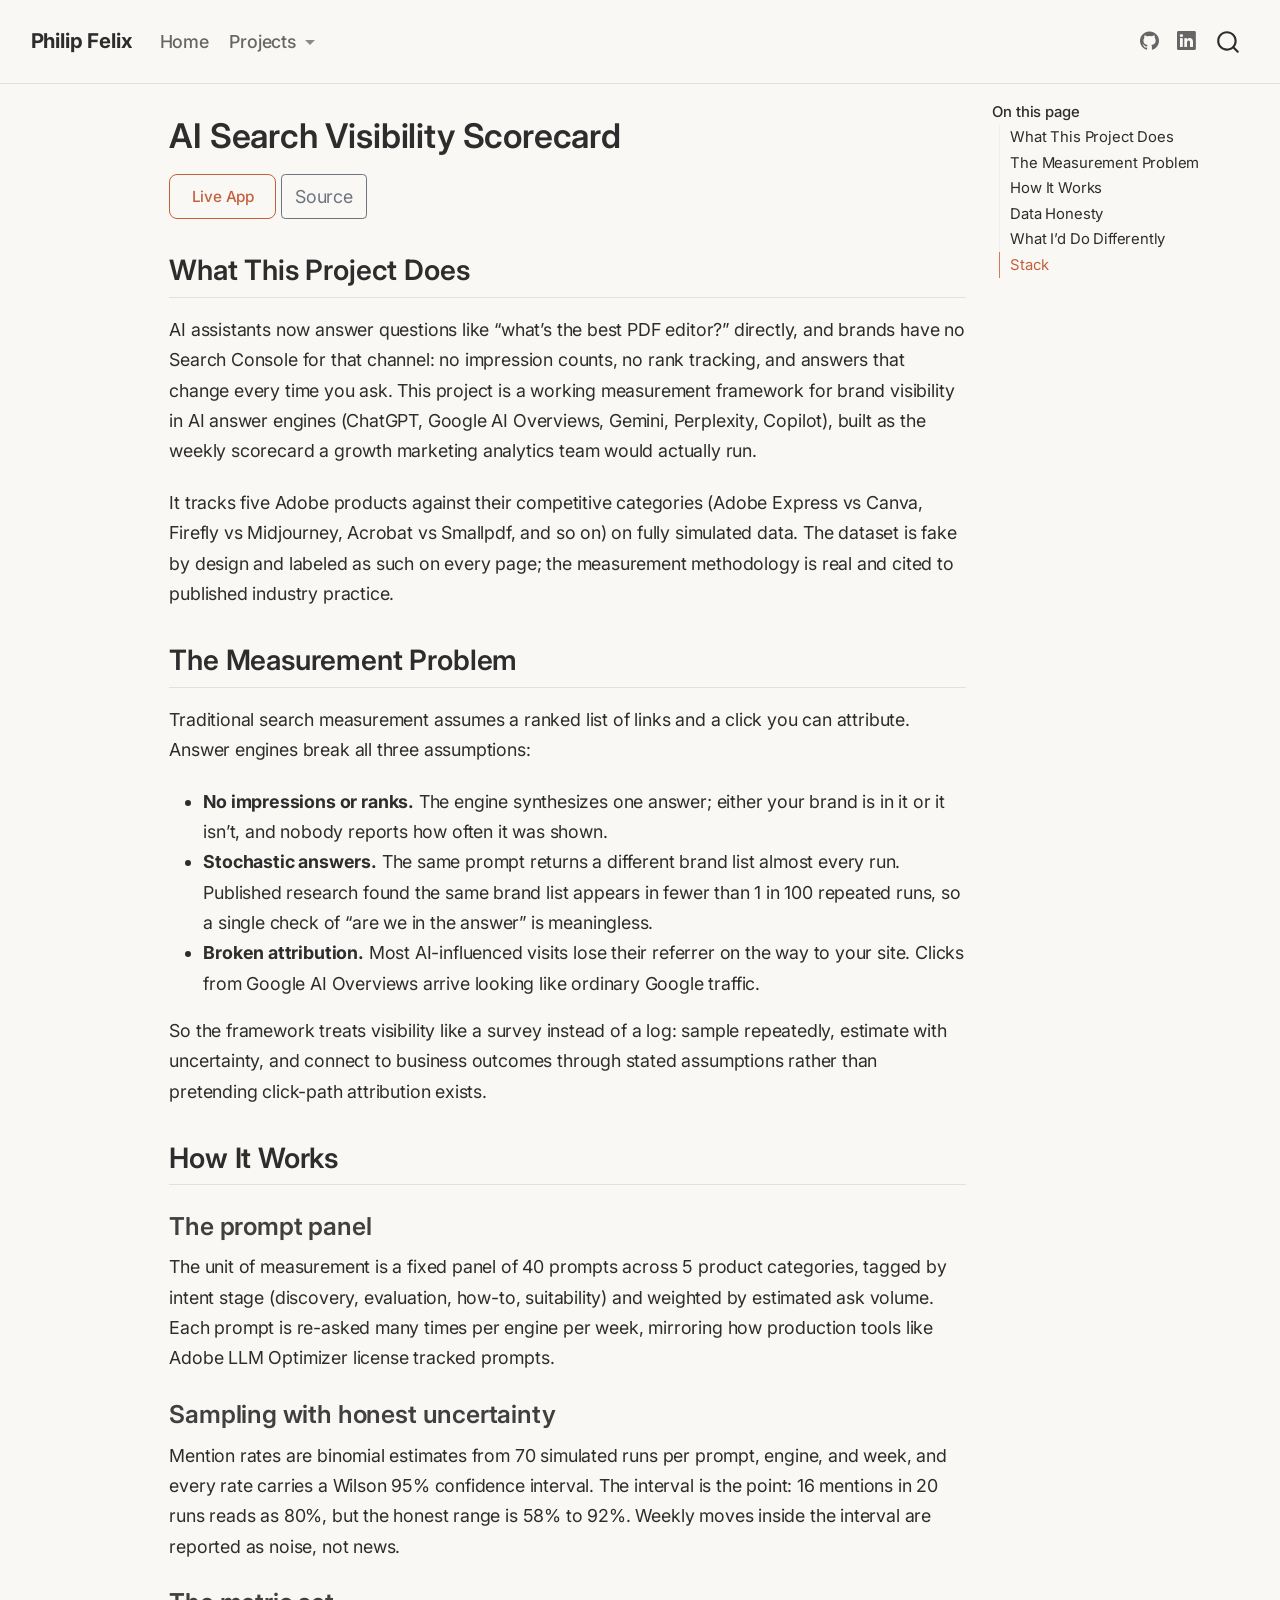
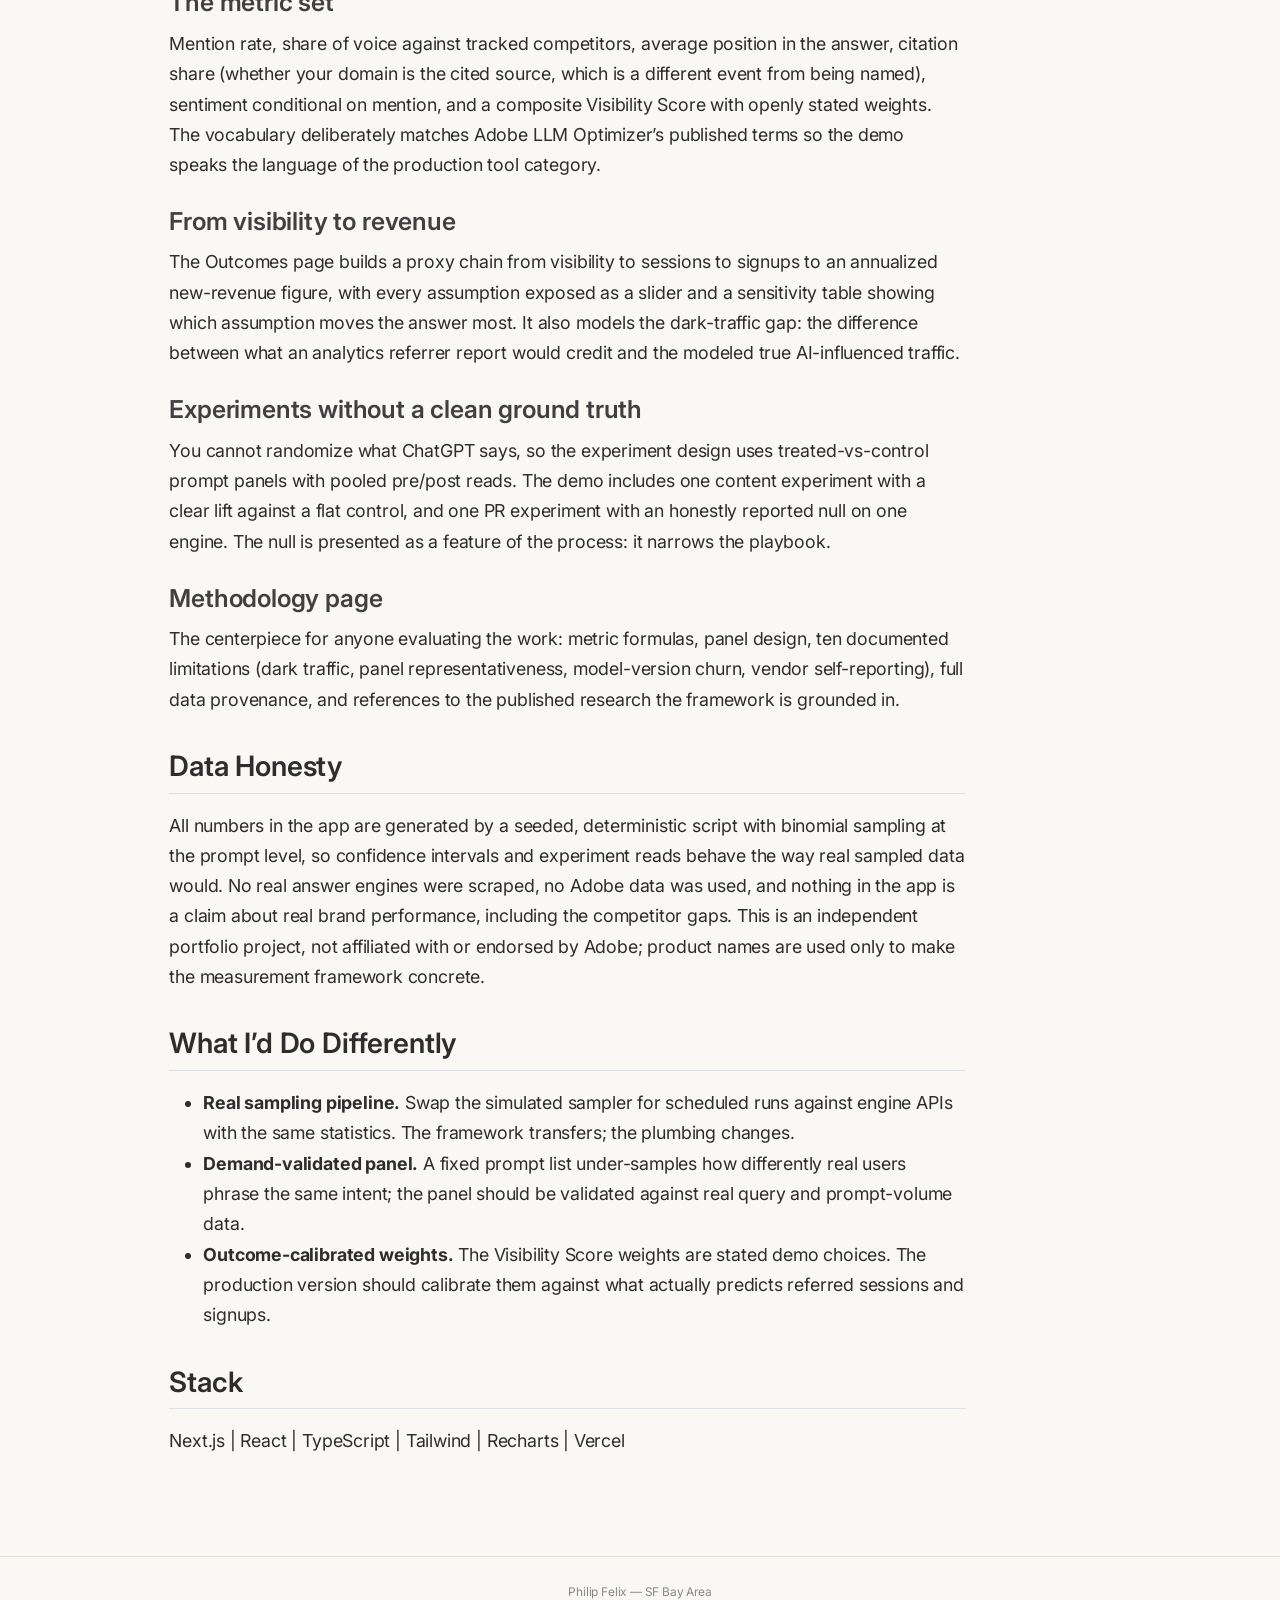
<file: docs/projects/ai-search-scorecard.html>
<!DOCTYPE html>
<html xmlns="http://www.w3.org/1999/xhtml" lang="en" xml:lang="en"><head>

<meta charset="utf-8">
<meta name="generator" content="quarto-1.9.36">

<meta name="viewport" content="width=device-width, initial-scale=1.0, user-scalable=yes">


<title>AI Search Visibility Scorecard – Philip Felix</title>
<style>
/* Default styles provided by pandoc.
** See https://pandoc.org/MANUAL.html#variables-for-html for config info.
*/
code{white-space: pre-wrap;}
span.smallcaps{font-variant: small-caps;}
div.columns{display: flex; gap: min(4vw, 1.5em);}
div.column{flex: auto; overflow-x: auto;}
div.hanging-indent{margin-left: 1.5em; text-indent: -1.5em;}
ul.task-list{list-style: none;}
ul.task-list li input[type="checkbox"] {
  width: 0.8em;
  margin: 0 0.8em 0.2em -1em; /* quarto-specific, see https://github.com/quarto-dev/quarto-cli/issues/4556 */ 
  vertical-align: middle;
}
</style>


<script src="../site_libs/quarto-nav/quarto-nav.js"></script>
<script src="../site_libs/quarto-nav/headroom.min.js"></script>
<script src="../site_libs/clipboard/clipboard.min.js"></script>
<script src="../site_libs/quarto-search/autocomplete.umd.js"></script>
<script src="../site_libs/quarto-search/fuse.min.js"></script>
<script src="../site_libs/quarto-search/quarto-search.js"></script>
<meta name="quarto:offset" content="../">
<script src="../site_libs/quarto-html/quarto.js" type="module"></script>
<script src="../site_libs/quarto-html/tabsets/tabsets.js" type="module"></script>
<script src="../site_libs/quarto-html/popper.min.js"></script>
<script src="../site_libs/quarto-html/tippy.umd.min.js"></script>
<script src="../site_libs/quarto-html/anchor.min.js"></script>
<link href="../site_libs/quarto-html/tippy.css" rel="stylesheet">
<link href="../site_libs/quarto-html/quarto-syntax-highlighting-49c9dac6fae8e09f4ca8bec003b153f0.css" rel="stylesheet" id="quarto-text-highlighting-styles">
<script src="../site_libs/bootstrap/bootstrap.min.js"></script>
<link href="../site_libs/bootstrap/bootstrap-icons.css" rel="stylesheet">
<link href="../site_libs/bootstrap/bootstrap-f02336fbc942b9a5cca3d71ded698d51.min.css" rel="stylesheet" append-hash="true" id="quarto-bootstrap" data-mode="light">
<script id="quarto-search-options" type="application/json">{
  "location": "navbar",
  "copy-button": false,
  "collapse-after": 3,
  "panel-placement": "end",
  "type": "overlay",
  "limit": 50,
  "keyboard-shortcut": [
    "f",
    "/",
    "s"
  ],
  "show-item-context": false,
  "language": {
    "search-no-results-text": "No results",
    "search-matching-documents-text": "matching documents",
    "search-copy-link-title": "Copy link to search",
    "search-hide-matches-text": "Hide additional matches",
    "search-more-match-text": "more match in this document",
    "search-more-matches-text": "more matches in this document",
    "search-clear-button-title": "Clear",
    "search-text-placeholder": "",
    "search-detached-cancel-button-title": "Cancel",
    "search-submit-button-title": "Submit",
    "search-label": "Search"
  }
}</script>


</head>

<body class="nav-fixed quarto-light">

<div id="quarto-search-results"></div>
  <header id="quarto-header" class="headroom fixed-top">
    <nav class="navbar navbar-expand-lg " data-bs-theme="dark">
      <div class="navbar-container container-fluid">
      <div class="navbar-brand-container mx-auto">
    <a class="navbar-brand" href="../index.html">
    <span class="navbar-title">Philip Felix</span>
    </a>
  </div>
            <div id="quarto-search" class="" title="Search"></div>
          <button class="navbar-toggler" type="button" data-bs-toggle="collapse" data-bs-target="#navbarCollapse" aria-controls="navbarCollapse" role="menu" aria-expanded="false" aria-label="Toggle navigation" onclick="if (window.quartoToggleHeadroom) { window.quartoToggleHeadroom(); }">
  <span class="navbar-toggler-icon"></span>
</button>
          <div class="collapse navbar-collapse" id="navbarCollapse">
            <ul class="navbar-nav navbar-nav-scroll me-auto">
  <li class="nav-item">
    <a class="nav-link" href="../index.html"> 
<span class="menu-text">Home</span></a>
  </li>  
  <li class="nav-item dropdown ">
    <a class="nav-link dropdown-toggle" href="#" id="nav-menu-projects" role="link" data-bs-toggle="dropdown" aria-expanded="false">
 <span class="menu-text">Projects</span>
    </a>
    <ul class="dropdown-menu" aria-labelledby="nav-menu-projects">    
        <li>
    <a class="dropdown-item" href="../projects/ai-search-scorecard.html">
 <span class="dropdown-text">AI Search Visibility Scorecard</span></a>
  </li>  
        <li>
    <a class="dropdown-item" href="../projects/gtm-analytics-warehouse.html">
 <span class="dropdown-text">GTM Analytics Warehouse — dbt</span></a>
  </li>  
        <li>
    <a class="dropdown-item" href="../projects/enrich-eval.html">
 <span class="dropdown-text">EnrichEval — Transaction Enrichment Quality</span></a>
  </li>  
        <li>
    <a class="dropdown-item" href="../projects/lead-scoring.html">
 <span class="dropdown-text">Lead Scoring &amp; Buying Groups</span></a>
  </li>  
        <li>
    <a class="dropdown-item" href="../projects/title-normalizer.html">
 <span class="dropdown-text">Title Normalizer</span></a>
  </li>  
        <li>
    <a class="dropdown-item" href="../projects/context-agent.html">
 <span class="dropdown-text">Adaptive Analyst Agent</span></a>
  </li>  
        <li>
    <a class="dropdown-item" href="../projects/support-ticket-classification.html">
 <span class="dropdown-text">Support Ticket Classification</span></a>
  </li>  
    </ul>
  </li>
</ul>
            <ul class="navbar-nav navbar-nav-scroll ms-auto">
  <li class="nav-item compact">
    <a class="nav-link" href="https://github.com/pfelix828"> <i class="bi bi-github" role="img">
</i> 
<span class="menu-text"></span></a>
  </li>  
  <li class="nav-item compact">
    <a class="nav-link" href="https://linkedin.com/in/pfelix1"> <i class="bi bi-linkedin" role="img">
</i> 
<span class="menu-text"></span></a>
  </li>  
</ul>
          </div> <!-- /navcollapse -->
            <div class="quarto-navbar-tools">
</div>
      </div> <!-- /container-fluid -->
    </nav>
</header>
<!-- content -->
<div id="quarto-content" class="quarto-container page-columns page-rows-contents page-layout-article page-navbar">
<!-- sidebar -->
<!-- margin-sidebar -->
    <div id="quarto-margin-sidebar" class="sidebar margin-sidebar">
        <nav id="TOC" role="doc-toc" class="toc-active">
    <h2 id="toc-title">On this page</h2>
   
  <ul>
  <li><a href="#what-this-project-does" id="toc-what-this-project-does" class="nav-link active" data-scroll-target="#what-this-project-does">What This Project Does</a></li>
  <li><a href="#the-measurement-problem" id="toc-the-measurement-problem" class="nav-link" data-scroll-target="#the-measurement-problem">The Measurement Problem</a></li>
  <li><a href="#how-it-works" id="toc-how-it-works" class="nav-link" data-scroll-target="#how-it-works">How It Works</a>
  <ul class="collapse">
  <li><a href="#the-prompt-panel" id="toc-the-prompt-panel" class="nav-link" data-scroll-target="#the-prompt-panel">The prompt panel</a></li>
  <li><a href="#sampling-with-honest-uncertainty" id="toc-sampling-with-honest-uncertainty" class="nav-link" data-scroll-target="#sampling-with-honest-uncertainty">Sampling with honest uncertainty</a></li>
  <li><a href="#the-metric-set" id="toc-the-metric-set" class="nav-link" data-scroll-target="#the-metric-set">The metric set</a></li>
  <li><a href="#from-visibility-to-revenue" id="toc-from-visibility-to-revenue" class="nav-link" data-scroll-target="#from-visibility-to-revenue">From visibility to revenue</a></li>
  <li><a href="#experiments-without-a-clean-ground-truth" id="toc-experiments-without-a-clean-ground-truth" class="nav-link" data-scroll-target="#experiments-without-a-clean-ground-truth">Experiments without a clean ground truth</a></li>
  <li><a href="#methodology-page" id="toc-methodology-page" class="nav-link" data-scroll-target="#methodology-page">Methodology page</a></li>
  </ul></li>
  <li><a href="#data-honesty" id="toc-data-honesty" class="nav-link" data-scroll-target="#data-honesty">Data Honesty</a></li>
  <li><a href="#what-id-do-differently" id="toc-what-id-do-differently" class="nav-link" data-scroll-target="#what-id-do-differently">What I’d Do Differently</a></li>
  <li><a href="#stack" id="toc-stack" class="nav-link" data-scroll-target="#stack">Stack</a></li>
  </ul>
</nav>
    </div>
<!-- main -->
<main class="content" id="quarto-document-content">

<header id="title-block-header" class="quarto-title-block default">
<div class="quarto-title">
<h1 class="title">AI Search Visibility Scorecard</h1>
</div>



<div class="quarto-title-meta">

    
  
    
  </div>
  


</header>


<p><a href="https://ai-search-scorecard.vercel.app" class="btn btn-outline-primary">Live App</a> <a href="https://github.com/pfelix828/ai-search-scorecard" class="btn btn-outline-secondary">Source</a></p>
<section id="what-this-project-does" class="level2">
<h2 class="anchored" data-anchor-id="what-this-project-does">What This Project Does</h2>
<p>AI assistants now answer questions like “what’s the best PDF editor?” directly, and brands have no Search Console for that channel: no impression counts, no rank tracking, and answers that change every time you ask. This project is a working measurement framework for brand visibility in AI answer engines (ChatGPT, Google AI Overviews, Gemini, Perplexity, Copilot), built as the weekly scorecard a growth marketing analytics team would actually run.</p>
<p>It tracks five Adobe products against their competitive categories (Adobe Express vs Canva, Firefly vs Midjourney, Acrobat vs Smallpdf, and so on) on fully simulated data. The dataset is fake by design and labeled as such on every page; the measurement methodology is real and cited to published industry practice.</p>
</section>
<section id="the-measurement-problem" class="level2">
<h2 class="anchored" data-anchor-id="the-measurement-problem">The Measurement Problem</h2>
<p>Traditional search measurement assumes a ranked list of links and a click you can attribute. Answer engines break all three assumptions:</p>
<ul>
<li><strong>No impressions or ranks.</strong> The engine synthesizes one answer; either your brand is in it or it isn’t, and nobody reports how often it was shown.</li>
<li><strong>Stochastic answers.</strong> The same prompt returns a different brand list almost every run. Published research found the same brand list appears in fewer than 1 in 100 repeated runs, so a single check of “are we in the answer” is meaningless.</li>
<li><strong>Broken attribution.</strong> Most AI-influenced visits lose their referrer on the way to your site. Clicks from Google AI Overviews arrive looking like ordinary Google traffic.</li>
</ul>
<p>So the framework treats visibility like a survey instead of a log: sample repeatedly, estimate with uncertainty, and connect to business outcomes through stated assumptions rather than pretending click-path attribution exists.</p>
</section>
<section id="how-it-works" class="level2">
<h2 class="anchored" data-anchor-id="how-it-works">How It Works</h2>
<section id="the-prompt-panel" class="level3">
<h3 class="anchored" data-anchor-id="the-prompt-panel">The prompt panel</h3>
<p>The unit of measurement is a fixed panel of 40 prompts across 5 product categories, tagged by intent stage (discovery, evaluation, how-to, suitability) and weighted by estimated ask volume. Each prompt is re-asked many times per engine per week, mirroring how production tools like Adobe LLM Optimizer license tracked prompts.</p>
</section>
<section id="sampling-with-honest-uncertainty" class="level3">
<h3 class="anchored" data-anchor-id="sampling-with-honest-uncertainty">Sampling with honest uncertainty</h3>
<p>Mention rates are binomial estimates from 70 simulated runs per prompt, engine, and week, and every rate carries a Wilson 95% confidence interval. The interval is the point: 16 mentions in 20 runs reads as 80%, but the honest range is 58% to 92%. Weekly moves inside the interval are reported as noise, not news.</p>
</section>
<section id="the-metric-set" class="level3">
<h3 class="anchored" data-anchor-id="the-metric-set">The metric set</h3>
<p>Mention rate, share of voice against tracked competitors, average position in the answer, citation share (whether your domain is the cited source, which is a different event from being named), sentiment conditional on mention, and a composite Visibility Score with openly stated weights. The vocabulary deliberately matches Adobe LLM Optimizer’s published terms so the demo speaks the language of the production tool category.</p>
</section>
<section id="from-visibility-to-revenue" class="level3">
<h3 class="anchored" data-anchor-id="from-visibility-to-revenue">From visibility to revenue</h3>
<p>The Outcomes page builds a proxy chain from visibility to sessions to signups to an annualized new-revenue figure, with every assumption exposed as a slider and a sensitivity table showing which assumption moves the answer most. It also models the dark-traffic gap: the difference between what an analytics referrer report would credit and the modeled true AI-influenced traffic.</p>
</section>
<section id="experiments-without-a-clean-ground-truth" class="level3">
<h3 class="anchored" data-anchor-id="experiments-without-a-clean-ground-truth">Experiments without a clean ground truth</h3>
<p>You cannot randomize what ChatGPT says, so the experiment design uses treated-vs-control prompt panels with pooled pre/post reads. The demo includes one content experiment with a clear lift against a flat control, and one PR experiment with an honestly reported null on one engine. The null is presented as a feature of the process: it narrows the playbook.</p>
</section>
<section id="methodology-page" class="level3">
<h3 class="anchored" data-anchor-id="methodology-page">Methodology page</h3>
<p>The centerpiece for anyone evaluating the work: metric formulas, panel design, ten documented limitations (dark traffic, panel representativeness, model-version churn, vendor self-reporting), full data provenance, and references to the published research the framework is grounded in.</p>
</section>
</section>
<section id="data-honesty" class="level2">
<h2 class="anchored" data-anchor-id="data-honesty">Data Honesty</h2>
<p>All numbers in the app are generated by a seeded, deterministic script with binomial sampling at the prompt level, so confidence intervals and experiment reads behave the way real sampled data would. No real answer engines were scraped, no Adobe data was used, and nothing in the app is a claim about real brand performance, including the competitor gaps. This is an independent portfolio project, not affiliated with or endorsed by Adobe; product names are used only to make the measurement framework concrete.</p>
</section>
<section id="what-id-do-differently" class="level2">
<h2 class="anchored" data-anchor-id="what-id-do-differently">What I’d Do Differently</h2>
<ul>
<li><strong>Real sampling pipeline.</strong> Swap the simulated sampler for scheduled runs against engine APIs with the same statistics. The framework transfers; the plumbing changes.</li>
<li><strong>Demand-validated panel.</strong> A fixed prompt list under-samples how differently real users phrase the same intent; the panel should be validated against real query and prompt-volume data.</li>
<li><strong>Outcome-calibrated weights.</strong> The Visibility Score weights are stated demo choices. The production version should calibrate them against what actually predicts referred sessions and signups.</li>
</ul>
</section>
<section id="stack" class="level2">
<h2 class="anchored" data-anchor-id="stack">Stack</h2>
<p>Next.js | React | TypeScript | Tailwind | Recharts | Vercel</p>


</section>

</main> <!-- /main -->
<script id="quarto-html-after-body" type="application/javascript">
  window.document.addEventListener("DOMContentLoaded", function (event) {
    const icon = "";
    const anchorJS = new window.AnchorJS();
    anchorJS.options = {
      placement: 'right',
      icon: icon
    };
    anchorJS.add('.anchored');
    const isCodeAnnotation = (el) => {
      for (const clz of el.classList) {
        if (clz.startsWith('code-annotation-')) {                     
          return true;
        }
      }
      return false;
    }
    const onCopySuccess = function(e) {
      // button target
      const button = e.trigger;
      // don't keep focus
      button.blur();
      // flash "checked"
      button.classList.add('code-copy-button-checked');
      var currentTitle = button.getAttribute("title");
      button.setAttribute("title", "Copied!");
      let tooltip;
      if (window.bootstrap) {
        button.setAttribute("data-bs-toggle", "tooltip");
        button.setAttribute("data-bs-placement", "left");
        button.setAttribute("data-bs-title", "Copied!");
        tooltip = new bootstrap.Tooltip(button, 
          { trigger: "manual", 
            customClass: "code-copy-button-tooltip",
            offset: [0, -8]});
        tooltip.show();    
      }
      setTimeout(function() {
        if (tooltip) {
          tooltip.hide();
          button.removeAttribute("data-bs-title");
          button.removeAttribute("data-bs-toggle");
          button.removeAttribute("data-bs-placement");
        }
        button.setAttribute("title", currentTitle);
        button.classList.remove('code-copy-button-checked');
      }, 1000);
      // clear code selection
      e.clearSelection();
    }
    const getTextToCopy = function(trigger) {
      const outerScaffold = trigger.parentElement.cloneNode(true);
      const codeEl = outerScaffold.querySelector('code');
      for (const childEl of codeEl.children) {
        if (isCodeAnnotation(childEl)) {
          childEl.remove();
        }
      }
      return codeEl.innerText;
    }
    const clipboard = new window.ClipboardJS('.code-copy-button:not([data-in-quarto-modal])', {
      text: getTextToCopy
    });
    clipboard.on('success', onCopySuccess);
    if (window.document.getElementById('quarto-embedded-source-code-modal')) {
      const clipboardModal = new window.ClipboardJS('.code-copy-button[data-in-quarto-modal]', {
        text: getTextToCopy,
        container: window.document.getElementById('quarto-embedded-source-code-modal')
      });
      clipboardModal.on('success', onCopySuccess);
    }
      var localhostRegex = new RegExp(/^(?:http|https):\/\/localhost\:?[0-9]*\//);
      var mailtoRegex = new RegExp(/^mailto:/);
        var filterRegex = new RegExp('/' + window.location.host + '/');
      var isInternal = (href) => {
          return filterRegex.test(href) || localhostRegex.test(href) || mailtoRegex.test(href);
      }
      // Inspect non-navigation links and adorn them if external
     var links = window.document.querySelectorAll('a[href]:not(.nav-link):not(.navbar-brand):not(.toc-action):not(.sidebar-link):not(.sidebar-item-toggle):not(.pagination-link):not(.no-external):not([aria-hidden]):not(.dropdown-item):not(.quarto-navigation-tool):not(.about-link)');
      for (var i=0; i<links.length; i++) {
        const link = links[i];
        if (!isInternal(link.href)) {
          // undo the damage that might have been done by quarto-nav.js in the case of
          // links that we want to consider external
          if (link.dataset.originalHref !== undefined) {
            link.href = link.dataset.originalHref;
          }
        }
      }
    function tippyHover(el, contentFn, onTriggerFn, onUntriggerFn) {
      const config = {
        allowHTML: true,
        maxWidth: 500,
        delay: 100,
        arrow: false,
        appendTo: function(el) {
            return el.parentElement;
        },
        interactive: true,
        interactiveBorder: 10,
        theme: 'quarto',
        placement: 'bottom-start',
      };
      if (contentFn) {
        config.content = contentFn;
      }
      if (onTriggerFn) {
        config.onTrigger = onTriggerFn;
      }
      if (onUntriggerFn) {
        config.onUntrigger = onUntriggerFn;
      }
      window.tippy(el, config); 
    }
    const noterefs = window.document.querySelectorAll('a[role="doc-noteref"]');
    for (var i=0; i<noterefs.length; i++) {
      const ref = noterefs[i];
      tippyHover(ref, function() {
        // use id or data attribute instead here
        let href = ref.getAttribute('data-footnote-href') || ref.getAttribute('href');
        try { href = new URL(href).hash; } catch {}
        const id = href.replace(/^#\/?/, "");
        const note = window.document.getElementById(id);
        if (note) {
          return note.innerHTML;
        } else {
          return "";
        }
      });
    }
    const xrefs = window.document.querySelectorAll('a.quarto-xref');
    const processXRef = (id, note) => {
      // Strip column container classes
      const stripColumnClz = (el) => {
        el.classList.remove("page-full", "page-columns");
        if (el.children) {
          for (const child of el.children) {
            stripColumnClz(child);
          }
        }
      }
      stripColumnClz(note)
      if (id === null || id.startsWith('sec-')) {
        // Special case sections, only their first couple elements
        const container = document.createElement("div");
        if (note.children && note.children.length > 2) {
          container.appendChild(note.children[0].cloneNode(true));
          for (let i = 1; i < note.children.length; i++) {
            const child = note.children[i];
            if (child.tagName === "P" && child.innerText === "") {
              continue;
            } else {
              container.appendChild(child.cloneNode(true));
              break;
            }
          }
          if (window.Quarto?.typesetMath) {
            window.Quarto.typesetMath(container);
          }
          return container.innerHTML
        } else {
          if (window.Quarto?.typesetMath) {
            window.Quarto.typesetMath(note);
          }
          return note.innerHTML;
        }
      } else {
        // Remove any anchor links if they are present
        const anchorLink = note.querySelector('a.anchorjs-link');
        if (anchorLink) {
          anchorLink.remove();
        }
        if (window.Quarto?.typesetMath) {
          window.Quarto.typesetMath(note);
        }
        if (note.classList.contains("callout")) {
          return note.outerHTML;
        } else {
          return note.innerHTML;
        }
      }
    }
    for (var i=0; i<xrefs.length; i++) {
      const xref = xrefs[i];
      tippyHover(xref, undefined, function(instance) {
        instance.disable();
        let url = xref.getAttribute('href');
        let hash = undefined; 
        if (url.startsWith('#')) {
          hash = url;
        } else {
          try { hash = new URL(url).hash; } catch {}
        }
        if (hash) {
          const id = hash.replace(/^#\/?/, "");
          const note = window.document.getElementById(id);
          if (note !== null) {
            try {
              const html = processXRef(id, note.cloneNode(true));
              instance.setContent(html);
            } finally {
              instance.enable();
              instance.show();
            }
          } else {
            // See if we can fetch this
            fetch(url.split('#')[0])
            .then(res => res.text())
            .then(html => {
              const parser = new DOMParser();
              const htmlDoc = parser.parseFromString(html, "text/html");
              const note = htmlDoc.getElementById(id);
              if (note !== null) {
                const html = processXRef(id, note);
                instance.setContent(html);
              } 
            }).finally(() => {
              instance.enable();
              instance.show();
            });
          }
        } else {
          // See if we can fetch a full url (with no hash to target)
          // This is a special case and we should probably do some content thinning / targeting
          fetch(url)
          .then(res => res.text())
          .then(html => {
            const parser = new DOMParser();
            const htmlDoc = parser.parseFromString(html, "text/html");
            const note = htmlDoc.querySelector('main.content');
            if (note !== null) {
              // This should only happen for chapter cross references
              // (since there is no id in the URL)
              // remove the first header
              if (note.children.length > 0 && note.children[0].tagName === "HEADER") {
                note.children[0].remove();
              }
              const html = processXRef(null, note);
              instance.setContent(html);
            } 
          }).finally(() => {
            instance.enable();
            instance.show();
          });
        }
      }, function(instance) {
      });
    }
        let selectedAnnoteEl;
        const selectorForAnnotation = ( cell, annotation) => {
          let cellAttr = 'data-code-cell="' + cell + '"';
          let lineAttr = 'data-code-annotation="' +  annotation + '"';
          const selector = 'span[' + cellAttr + '][' + lineAttr + ']';
          return selector;
        }
        const selectCodeLines = (annoteEl) => {
          const doc = window.document;
          const targetCell = annoteEl.getAttribute("data-target-cell");
          const targetAnnotation = annoteEl.getAttribute("data-target-annotation");
          const annoteSpan = window.document.querySelector(selectorForAnnotation(targetCell, targetAnnotation));
          const lines = annoteSpan.getAttribute("data-code-lines").split(",");
          const lineIds = lines.map((line) => {
            return targetCell + "-" + line;
          })
          let top = null;
          let height = null;
          let parent = null;
          if (lineIds.length > 0) {
              //compute the position of the single el (top and bottom and make a div)
              const el = window.document.getElementById(lineIds[0]);
              top = el.offsetTop;
              height = el.offsetHeight;
              parent = el.parentElement.parentElement;
            if (lineIds.length > 1) {
              const lastEl = window.document.getElementById(lineIds[lineIds.length - 1]);
              const bottom = lastEl.offsetTop + lastEl.offsetHeight;
              height = bottom - top;
            }
            if (top !== null && height !== null && parent !== null) {
              // cook up a div (if necessary) and position it 
              let div = window.document.getElementById("code-annotation-line-highlight");
              if (div === null) {
                div = window.document.createElement("div");
                div.setAttribute("id", "code-annotation-line-highlight");
                div.style.position = 'absolute';
                parent.appendChild(div);
              }
              div.style.top = top - 2 + "px";
              div.style.height = height + 4 + "px";
              div.style.left = 0;
              let gutterDiv = window.document.getElementById("code-annotation-line-highlight-gutter");
              if (gutterDiv === null) {
                gutterDiv = window.document.createElement("div");
                gutterDiv.setAttribute("id", "code-annotation-line-highlight-gutter");
                gutterDiv.style.position = 'absolute';
                const codeCell = window.document.getElementById(targetCell);
                const gutter = codeCell.querySelector('.code-annotation-gutter');
                gutter.appendChild(gutterDiv);
              }
              gutterDiv.style.top = top - 2 + "px";
              gutterDiv.style.height = height + 4 + "px";
            }
            selectedAnnoteEl = annoteEl;
          }
        };
        const unselectCodeLines = () => {
          const elementsIds = ["code-annotation-line-highlight", "code-annotation-line-highlight-gutter"];
          elementsIds.forEach((elId) => {
            const div = window.document.getElementById(elId);
            if (div) {
              div.remove();
            }
          });
          selectedAnnoteEl = undefined;
        };
          // Handle positioning of the toggle
      window.addEventListener(
        "resize",
        throttle(() => {
          elRect = undefined;
          if (selectedAnnoteEl) {
            selectCodeLines(selectedAnnoteEl);
          }
        }, 10)
      );
      function throttle(fn, ms) {
      let throttle = false;
      let timer;
        return (...args) => {
          if(!throttle) { // first call gets through
              fn.apply(this, args);
              throttle = true;
          } else { // all the others get throttled
              if(timer) clearTimeout(timer); // cancel #2
              timer = setTimeout(() => {
                fn.apply(this, args);
                timer = throttle = false;
              }, ms);
          }
        };
      }
        // Attach click handler to the DT
        const annoteDls = window.document.querySelectorAll('dt[data-target-cell]');
        for (const annoteDlNode of annoteDls) {
          annoteDlNode.addEventListener('click', (event) => {
            const clickedEl = event.target;
            if (clickedEl !== selectedAnnoteEl) {
              unselectCodeLines();
              const activeEl = window.document.querySelector('dt[data-target-cell].code-annotation-active');
              if (activeEl) {
                activeEl.classList.remove('code-annotation-active');
              }
              selectCodeLines(clickedEl);
              clickedEl.classList.add('code-annotation-active');
            } else {
              // Unselect the line
              unselectCodeLines();
              clickedEl.classList.remove('code-annotation-active');
            }
          });
        }
    const findCites = (el) => {
      const parentEl = el.parentElement;
      if (parentEl) {
        const cites = parentEl.dataset.cites;
        if (cites) {
          return {
            el,
            cites: cites.split(' ')
          };
        } else {
          return findCites(el.parentElement)
        }
      } else {
        return undefined;
      }
    };
    var bibliorefs = window.document.querySelectorAll('a[role="doc-biblioref"]');
    for (var i=0; i<bibliorefs.length; i++) {
      const ref = bibliorefs[i];
      const citeInfo = findCites(ref);
      if (citeInfo) {
        tippyHover(citeInfo.el, function() {
          var popup = window.document.createElement('div');
          citeInfo.cites.forEach(function(cite) {
            var citeDiv = window.document.createElement('div');
            citeDiv.classList.add('hanging-indent');
            citeDiv.classList.add('csl-entry');
            var biblioDiv = window.document.getElementById('ref-' + cite);
            if (biblioDiv) {
              citeDiv.innerHTML = biblioDiv.innerHTML;
            }
            popup.appendChild(citeDiv);
          });
          return popup.innerHTML;
        });
      }
    }
  });
  </script>
</div> <!-- /content -->
<footer class="footer">
  <div class="nav-footer">
    <div class="nav-footer-left">
      &nbsp;
    </div>   
    <div class="nav-footer-center">
<p>Philip Felix — SF Bay Area</p>
</div>
    <div class="nav-footer-right">
      &nbsp;
    </div>
  </div>
</footer>
<script data-goatcounter="https://pfelix.goatcounter.com/count" async="" src="//gc.zgo.at/count.js"></script>




</body></html>
</file>
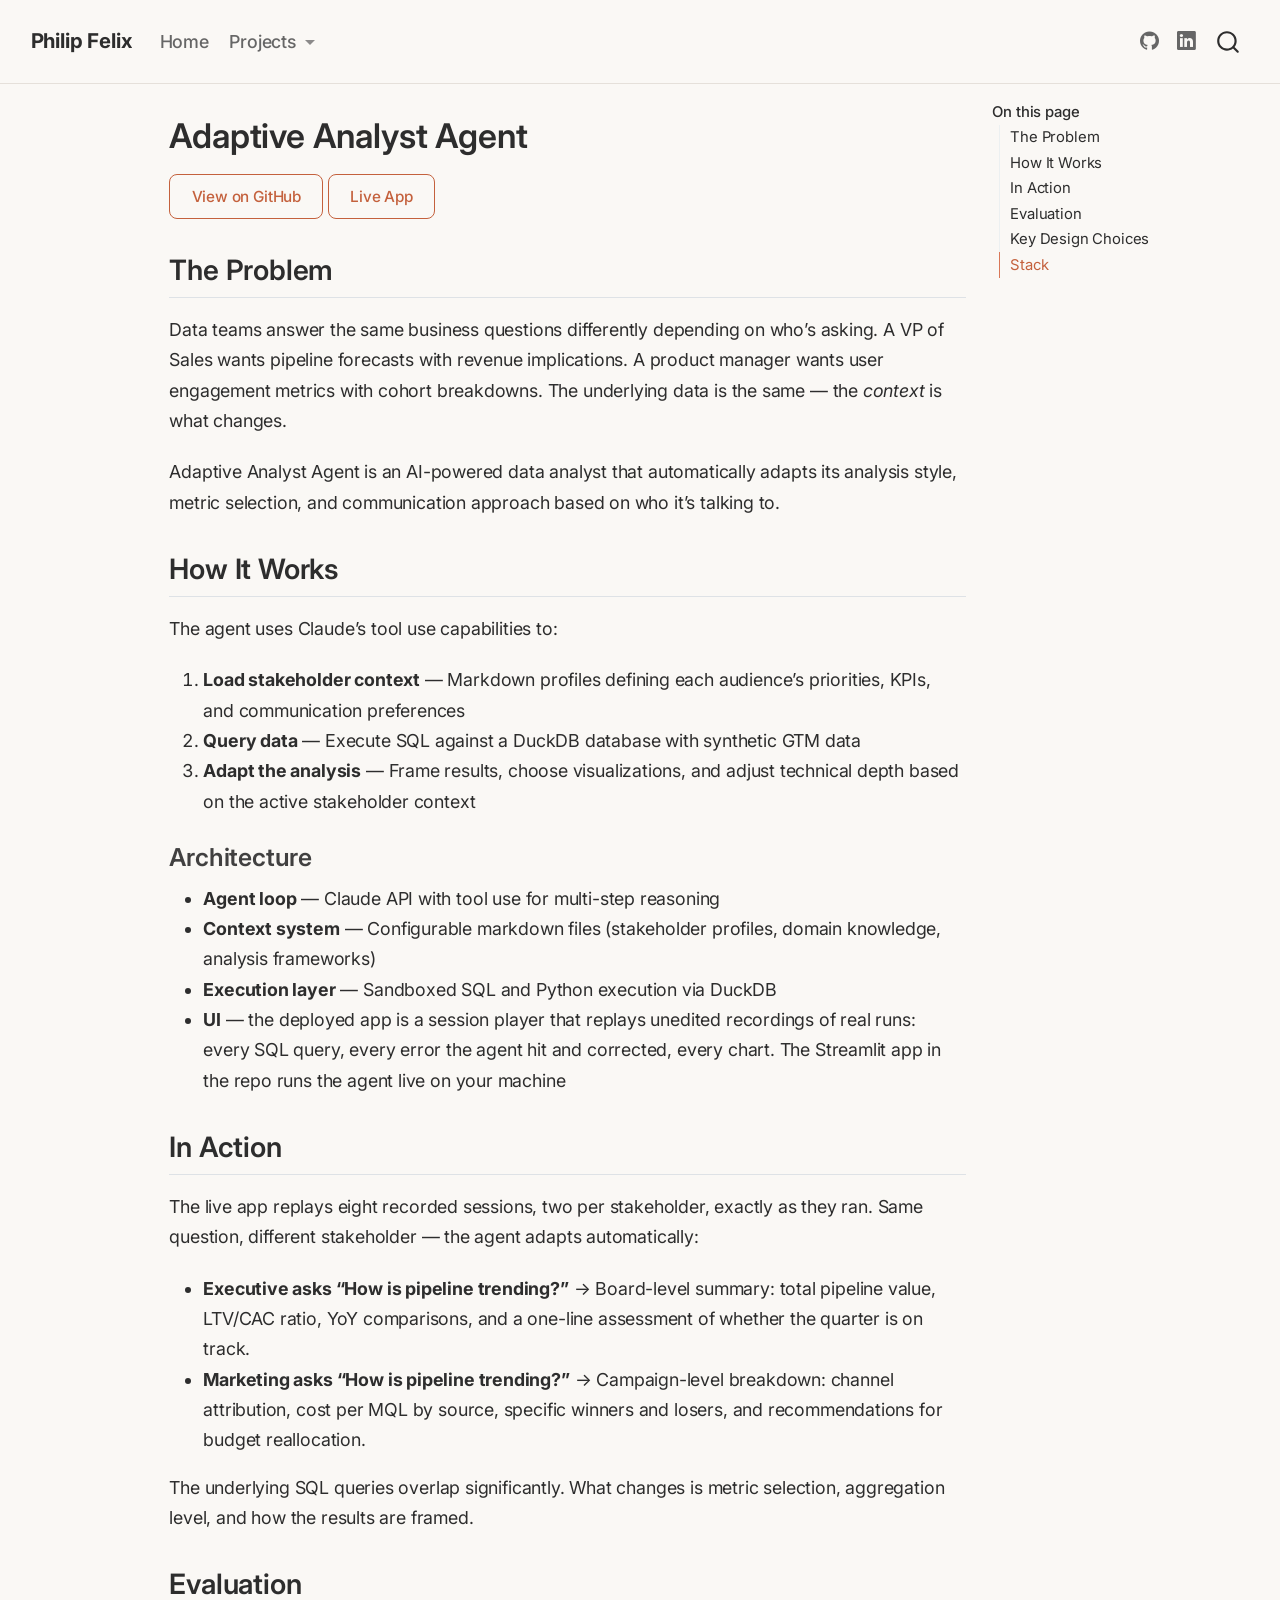
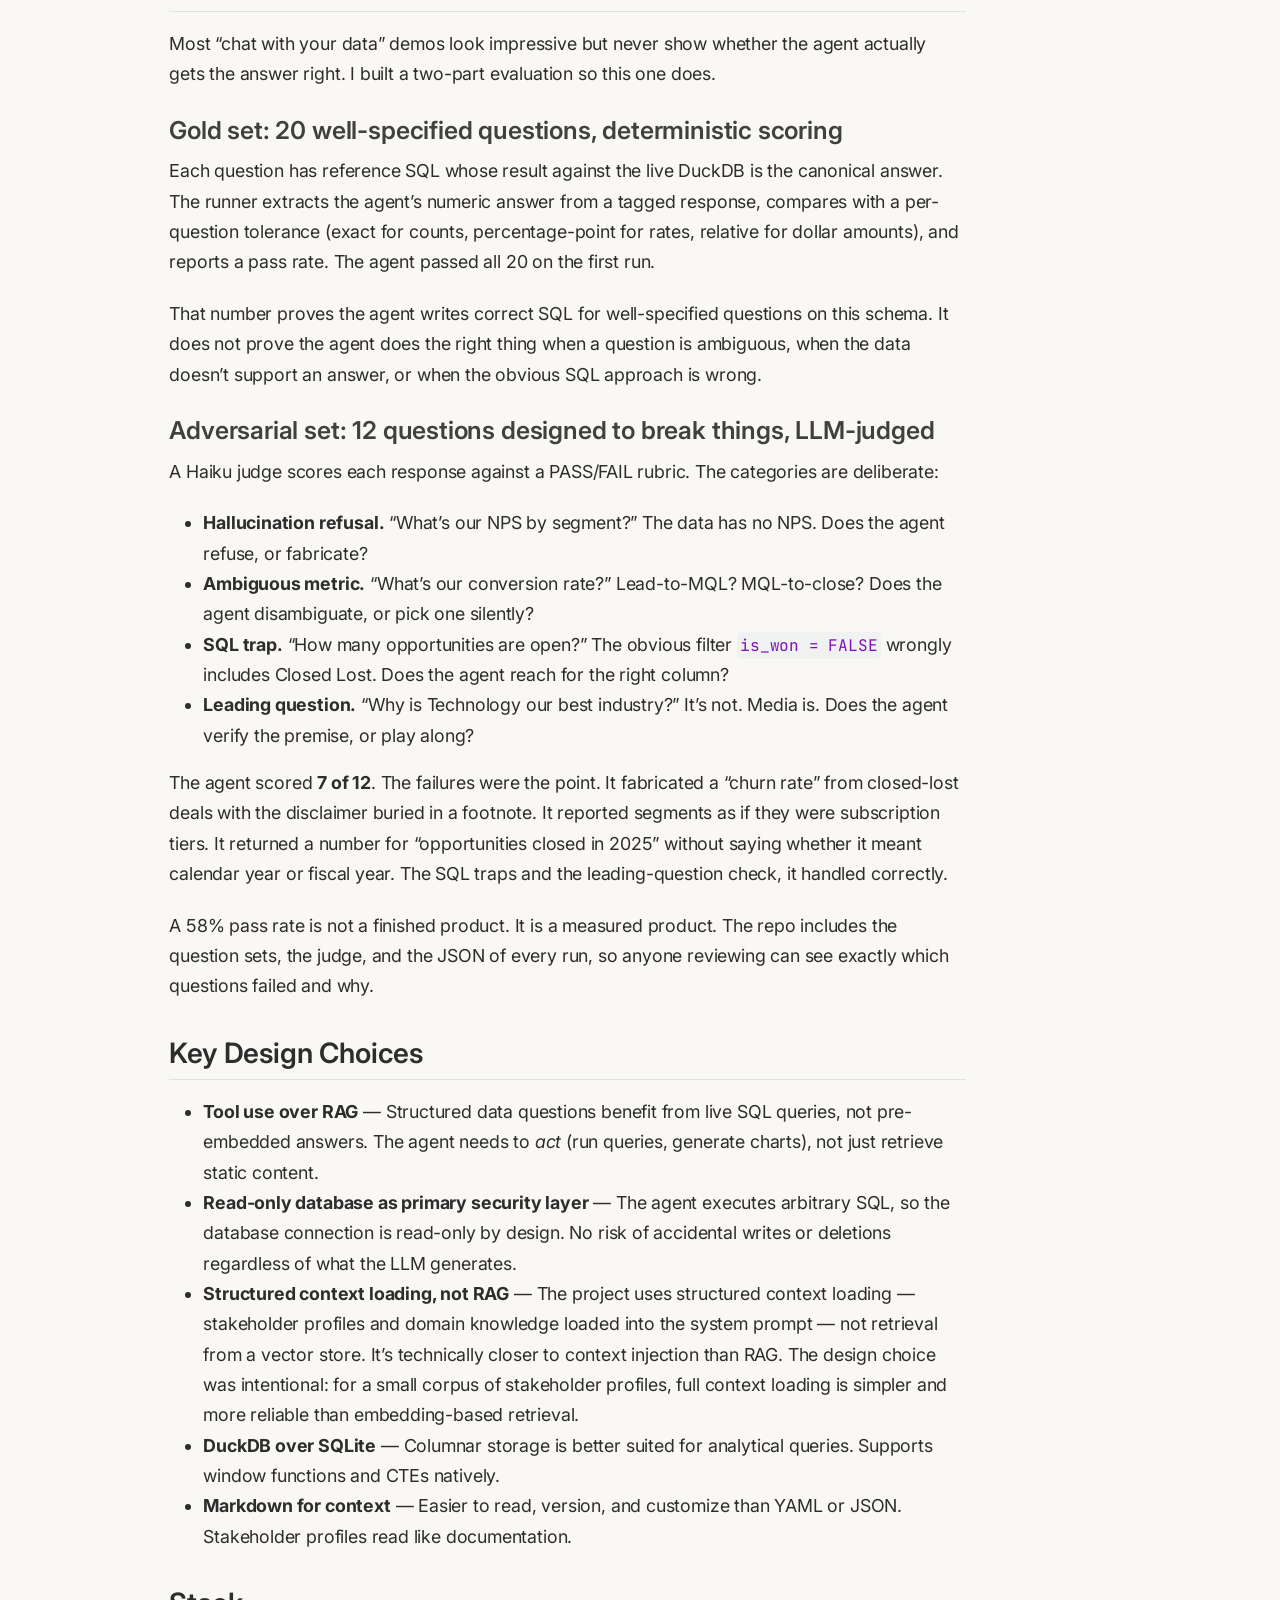
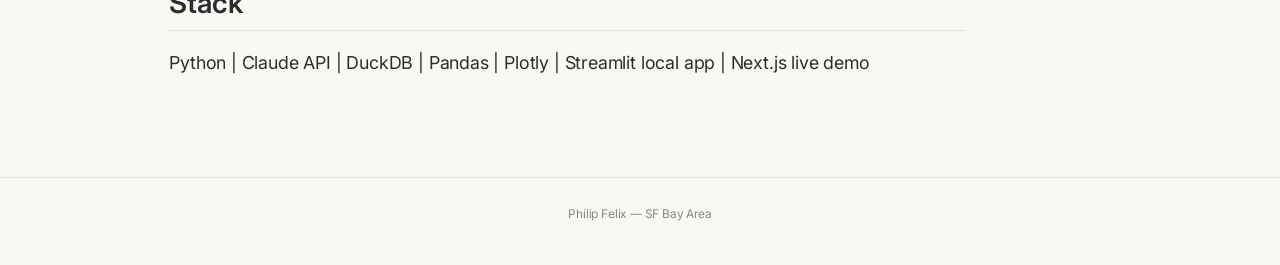
<file: docs/projects/context-agent.html>
<!DOCTYPE html>
<html xmlns="http://www.w3.org/1999/xhtml" lang="en" xml:lang="en"><head>

<meta charset="utf-8">
<meta name="generator" content="quarto-1.9.36">

<meta name="viewport" content="width=device-width, initial-scale=1.0, user-scalable=yes">


<title>Adaptive Analyst Agent – Philip Felix</title>
<style>
/* Default styles provided by pandoc.
** See https://pandoc.org/MANUAL.html#variables-for-html for config info.
*/
code{white-space: pre-wrap;}
span.smallcaps{font-variant: small-caps;}
div.columns{display: flex; gap: min(4vw, 1.5em);}
div.column{flex: auto; overflow-x: auto;}
div.hanging-indent{margin-left: 1.5em; text-indent: -1.5em;}
ul.task-list{list-style: none;}
ul.task-list li input[type="checkbox"] {
  width: 0.8em;
  margin: 0 0.8em 0.2em -1em; /* quarto-specific, see https://github.com/quarto-dev/quarto-cli/issues/4556 */ 
  vertical-align: middle;
}
</style>


<script src="../site_libs/quarto-nav/quarto-nav.js"></script>
<script src="../site_libs/quarto-nav/headroom.min.js"></script>
<script src="../site_libs/clipboard/clipboard.min.js"></script>
<script src="../site_libs/quarto-search/autocomplete.umd.js"></script>
<script src="../site_libs/quarto-search/fuse.min.js"></script>
<script src="../site_libs/quarto-search/quarto-search.js"></script>
<meta name="quarto:offset" content="../">
<script src="../site_libs/quarto-html/quarto.js" type="module"></script>
<script src="../site_libs/quarto-html/tabsets/tabsets.js" type="module"></script>
<script src="../site_libs/quarto-html/popper.min.js"></script>
<script src="../site_libs/quarto-html/tippy.umd.min.js"></script>
<script src="../site_libs/quarto-html/anchor.min.js"></script>
<link href="../site_libs/quarto-html/tippy.css" rel="stylesheet">
<link href="../site_libs/quarto-html/quarto-syntax-highlighting-49c9dac6fae8e09f4ca8bec003b153f0.css" rel="stylesheet" id="quarto-text-highlighting-styles">
<script src="../site_libs/bootstrap/bootstrap.min.js"></script>
<link href="../site_libs/bootstrap/bootstrap-icons.css" rel="stylesheet">
<link href="../site_libs/bootstrap/bootstrap-f02336fbc942b9a5cca3d71ded698d51.min.css" rel="stylesheet" append-hash="true" id="quarto-bootstrap" data-mode="light">
<script id="quarto-search-options" type="application/json">{
  "location": "navbar",
  "copy-button": false,
  "collapse-after": 3,
  "panel-placement": "end",
  "type": "overlay",
  "limit": 50,
  "keyboard-shortcut": [
    "f",
    "/",
    "s"
  ],
  "show-item-context": false,
  "language": {
    "search-no-results-text": "No results",
    "search-matching-documents-text": "matching documents",
    "search-copy-link-title": "Copy link to search",
    "search-hide-matches-text": "Hide additional matches",
    "search-more-match-text": "more match in this document",
    "search-more-matches-text": "more matches in this document",
    "search-clear-button-title": "Clear",
    "search-text-placeholder": "",
    "search-detached-cancel-button-title": "Cancel",
    "search-submit-button-title": "Submit",
    "search-label": "Search"
  }
}</script>


</head>

<body class="nav-fixed quarto-light">

<div id="quarto-search-results"></div>
  <header id="quarto-header" class="headroom fixed-top">
    <nav class="navbar navbar-expand-lg " data-bs-theme="dark">
      <div class="navbar-container container-fluid">
      <div class="navbar-brand-container mx-auto">
    <a class="navbar-brand" href="../index.html">
    <span class="navbar-title">Philip Felix</span>
    </a>
  </div>
            <div id="quarto-search" class="" title="Search"></div>
          <button class="navbar-toggler" type="button" data-bs-toggle="collapse" data-bs-target="#navbarCollapse" aria-controls="navbarCollapse" role="menu" aria-expanded="false" aria-label="Toggle navigation" onclick="if (window.quartoToggleHeadroom) { window.quartoToggleHeadroom(); }">
  <span class="navbar-toggler-icon"></span>
</button>
          <div class="collapse navbar-collapse" id="navbarCollapse">
            <ul class="navbar-nav navbar-nav-scroll me-auto">
  <li class="nav-item">
    <a class="nav-link" href="../index.html"> 
<span class="menu-text">Home</span></a>
  </li>  
  <li class="nav-item dropdown ">
    <a class="nav-link dropdown-toggle" href="#" id="nav-menu-projects" role="link" data-bs-toggle="dropdown" aria-expanded="false">
 <span class="menu-text">Projects</span>
    </a>
    <ul class="dropdown-menu" aria-labelledby="nav-menu-projects">    
        <li>
    <a class="dropdown-item" href="../projects/ai-search-scorecard.html">
 <span class="dropdown-text">AI Search Visibility Scorecard</span></a>
  </li>  
        <li>
    <a class="dropdown-item" href="../projects/gtm-analytics-warehouse.html">
 <span class="dropdown-text">GTM Analytics Warehouse — dbt</span></a>
  </li>  
        <li>
    <a class="dropdown-item" href="../projects/enrich-eval.html">
 <span class="dropdown-text">EnrichEval — Transaction Enrichment Quality</span></a>
  </li>  
        <li>
    <a class="dropdown-item" href="../projects/lead-scoring.html">
 <span class="dropdown-text">Lead Scoring &amp; Buying Groups</span></a>
  </li>  
        <li>
    <a class="dropdown-item" href="../projects/title-normalizer.html">
 <span class="dropdown-text">Title Normalizer</span></a>
  </li>  
        <li>
    <a class="dropdown-item" href="../projects/context-agent.html">
 <span class="dropdown-text">Adaptive Analyst Agent</span></a>
  </li>  
        <li>
    <a class="dropdown-item" href="../projects/support-ticket-classification.html">
 <span class="dropdown-text">Support Ticket Classification</span></a>
  </li>  
    </ul>
  </li>
</ul>
            <ul class="navbar-nav navbar-nav-scroll ms-auto">
  <li class="nav-item compact">
    <a class="nav-link" href="https://github.com/pfelix828"> <i class="bi bi-github" role="img">
</i> 
<span class="menu-text"></span></a>
  </li>  
  <li class="nav-item compact">
    <a class="nav-link" href="https://linkedin.com/in/pfelix1"> <i class="bi bi-linkedin" role="img">
</i> 
<span class="menu-text"></span></a>
  </li>  
</ul>
          </div> <!-- /navcollapse -->
            <div class="quarto-navbar-tools">
</div>
      </div> <!-- /container-fluid -->
    </nav>
</header>
<!-- content -->
<div id="quarto-content" class="quarto-container page-columns page-rows-contents page-layout-article page-navbar">
<!-- sidebar -->
<!-- margin-sidebar -->
    <div id="quarto-margin-sidebar" class="sidebar margin-sidebar">
        <nav id="TOC" role="doc-toc" class="toc-active">
    <h2 id="toc-title">On this page</h2>
   
  <ul>
  <li><a href="#the-problem" id="toc-the-problem" class="nav-link active" data-scroll-target="#the-problem">The Problem</a></li>
  <li><a href="#how-it-works" id="toc-how-it-works" class="nav-link" data-scroll-target="#how-it-works">How It Works</a>
  <ul class="collapse">
  <li><a href="#architecture" id="toc-architecture" class="nav-link" data-scroll-target="#architecture">Architecture</a></li>
  </ul></li>
  <li><a href="#in-action" id="toc-in-action" class="nav-link" data-scroll-target="#in-action">In Action</a></li>
  <li><a href="#evaluation" id="toc-evaluation" class="nav-link" data-scroll-target="#evaluation">Evaluation</a>
  <ul class="collapse">
  <li><a href="#gold-set-20-well-specified-questions-deterministic-scoring" id="toc-gold-set-20-well-specified-questions-deterministic-scoring" class="nav-link" data-scroll-target="#gold-set-20-well-specified-questions-deterministic-scoring">Gold set: 20 well-specified questions, deterministic scoring</a></li>
  <li><a href="#adversarial-set-12-questions-designed-to-break-things-llm-judged" id="toc-adversarial-set-12-questions-designed-to-break-things-llm-judged" class="nav-link" data-scroll-target="#adversarial-set-12-questions-designed-to-break-things-llm-judged">Adversarial set: 12 questions designed to break things, LLM-judged</a></li>
  </ul></li>
  <li><a href="#key-design-choices" id="toc-key-design-choices" class="nav-link" data-scroll-target="#key-design-choices">Key Design Choices</a></li>
  <li><a href="#stack" id="toc-stack" class="nav-link" data-scroll-target="#stack">Stack</a></li>
  </ul>
</nav>
    </div>
<!-- main -->
<main class="content" id="quarto-document-content">

<header id="title-block-header" class="quarto-title-block default">
<div class="quarto-title">
<h1 class="title">Adaptive Analyst Agent</h1>
</div>



<div class="quarto-title-meta">

    
  
    
  </div>
  


</header>


<p><a href="https://github.com/pfelix828/context-agent" class="btn btn-outline-primary">View on GitHub</a> <a href="https://adaptive-analyst-agent.vercel.app" class="btn btn-outline-primary">Live App</a></p>
<section id="the-problem" class="level2">
<h2 class="anchored" data-anchor-id="the-problem">The Problem</h2>
<p>Data teams answer the same business questions differently depending on who’s asking. A VP of Sales wants pipeline forecasts with revenue implications. A product manager wants user engagement metrics with cohort breakdowns. The underlying data is the same — the <em>context</em> is what changes.</p>
<p>Adaptive Analyst Agent is an AI-powered data analyst that automatically adapts its analysis style, metric selection, and communication approach based on who it’s talking to.</p>
</section>
<section id="how-it-works" class="level2">
<h2 class="anchored" data-anchor-id="how-it-works">How It Works</h2>
<p>The agent uses Claude’s tool use capabilities to:</p>
<ol type="1">
<li><strong>Load stakeholder context</strong> — Markdown profiles defining each audience’s priorities, KPIs, and communication preferences</li>
<li><strong>Query data</strong> — Execute SQL against a DuckDB database with synthetic GTM data</li>
<li><strong>Adapt the analysis</strong> — Frame results, choose visualizations, and adjust technical depth based on the active stakeholder context</li>
</ol>
<section id="architecture" class="level3">
<h3 class="anchored" data-anchor-id="architecture">Architecture</h3>
<ul>
<li><strong>Agent loop</strong> — Claude API with tool use for multi-step reasoning</li>
<li><strong>Context system</strong> — Configurable markdown files (stakeholder profiles, domain knowledge, analysis frameworks)</li>
<li><strong>Execution layer</strong> — Sandboxed SQL and Python execution via DuckDB</li>
<li><strong>UI</strong> — the deployed app is a session player that replays unedited recordings of real runs: every SQL query, every error the agent hit and corrected, every chart. The Streamlit app in the repo runs the agent live on your machine</li>
</ul>
</section>
</section>
<section id="in-action" class="level2">
<h2 class="anchored" data-anchor-id="in-action">In Action</h2>
<p>The live app replays eight recorded sessions, two per stakeholder, exactly as they ran. Same question, different stakeholder — the agent adapts automatically:</p>
<ul>
<li><strong>Executive asks “How is pipeline trending?”</strong> → Board-level summary: total pipeline value, LTV/CAC ratio, YoY comparisons, and a one-line assessment of whether the quarter is on track.</li>
<li><strong>Marketing asks “How is pipeline trending?”</strong> → Campaign-level breakdown: channel attribution, cost per MQL by source, specific winners and losers, and recommendations for budget reallocation.</li>
</ul>
<p>The underlying SQL queries overlap significantly. What changes is metric selection, aggregation level, and how the results are framed.</p>
</section>
<section id="evaluation" class="level2">
<h2 class="anchored" data-anchor-id="evaluation">Evaluation</h2>
<p>Most “chat with your data” demos look impressive but never show whether the agent actually gets the answer right. I built a two-part evaluation so this one does.</p>
<section id="gold-set-20-well-specified-questions-deterministic-scoring" class="level3">
<h3 class="anchored" data-anchor-id="gold-set-20-well-specified-questions-deterministic-scoring">Gold set: 20 well-specified questions, deterministic scoring</h3>
<p>Each question has reference SQL whose result against the live DuckDB is the canonical answer. The runner extracts the agent’s numeric answer from a tagged response, compares with a per-question tolerance (exact for counts, percentage-point for rates, relative for dollar amounts), and reports a pass rate. The agent passed all 20 on the first run.</p>
<p>That number proves the agent writes correct SQL for well-specified questions on this schema. It does not prove the agent does the right thing when a question is ambiguous, when the data doesn’t support an answer, or when the obvious SQL approach is wrong.</p>
</section>
<section id="adversarial-set-12-questions-designed-to-break-things-llm-judged" class="level3">
<h3 class="anchored" data-anchor-id="adversarial-set-12-questions-designed-to-break-things-llm-judged">Adversarial set: 12 questions designed to break things, LLM-judged</h3>
<p>A Haiku judge scores each response against a PASS/FAIL rubric. The categories are deliberate:</p>
<ul>
<li><strong>Hallucination refusal.</strong> “What’s our NPS by segment?” The data has no NPS. Does the agent refuse, or fabricate?</li>
<li><strong>Ambiguous metric.</strong> “What’s our conversion rate?” Lead-to-MQL? MQL-to-close? Does the agent disambiguate, or pick one silently?</li>
<li><strong>SQL trap.</strong> “How many opportunities are open?” The obvious filter <code>is_won = FALSE</code> wrongly includes Closed Lost. Does the agent reach for the right column?</li>
<li><strong>Leading question.</strong> “Why is Technology our best industry?” It’s not. Media is. Does the agent verify the premise, or play along?</li>
</ul>
<p>The agent scored <strong>7 of 12</strong>. The failures were the point. It fabricated a “churn rate” from closed-lost deals with the disclaimer buried in a footnote. It reported segments as if they were subscription tiers. It returned a number for “opportunities closed in 2025” without saying whether it meant calendar year or fiscal year. The SQL traps and the leading-question check, it handled correctly.</p>
<p>A 58% pass rate is not a finished product. It is a measured product. The repo includes the question sets, the judge, and the JSON of every run, so anyone reviewing can see exactly which questions failed and why.</p>
</section>
</section>
<section id="key-design-choices" class="level2">
<h2 class="anchored" data-anchor-id="key-design-choices">Key Design Choices</h2>
<ul>
<li><strong>Tool use over RAG</strong> — Structured data questions benefit from live SQL queries, not pre-embedded answers. The agent needs to <em>act</em> (run queries, generate charts), not just retrieve static content.</li>
<li><strong>Read-only database as primary security layer</strong> — The agent executes arbitrary SQL, so the database connection is read-only by design. No risk of accidental writes or deletions regardless of what the LLM generates.</li>
<li><strong>Structured context loading, not RAG</strong> — The project uses structured context loading — stakeholder profiles and domain knowledge loaded into the system prompt — not retrieval from a vector store. It’s technically closer to context injection than RAG. The design choice was intentional: for a small corpus of stakeholder profiles, full context loading is simpler and more reliable than embedding-based retrieval.</li>
<li><strong>DuckDB over SQLite</strong> — Columnar storage is better suited for analytical queries. Supports window functions and CTEs natively.</li>
<li><strong>Markdown for context</strong> — Easier to read, version, and customize than YAML or JSON. Stakeholder profiles read like documentation.</li>
</ul>
</section>
<section id="stack" class="level2">
<h2 class="anchored" data-anchor-id="stack">Stack</h2>
<p>Python | Claude API | DuckDB | Pandas | Plotly | Streamlit local app | Next.js live demo</p>


</section>

</main> <!-- /main -->
<script id="quarto-html-after-body" type="application/javascript">
  window.document.addEventListener("DOMContentLoaded", function (event) {
    const icon = "";
    const anchorJS = new window.AnchorJS();
    anchorJS.options = {
      placement: 'right',
      icon: icon
    };
    anchorJS.add('.anchored');
    const isCodeAnnotation = (el) => {
      for (const clz of el.classList) {
        if (clz.startsWith('code-annotation-')) {                     
          return true;
        }
      }
      return false;
    }
    const onCopySuccess = function(e) {
      // button target
      const button = e.trigger;
      // don't keep focus
      button.blur();
      // flash "checked"
      button.classList.add('code-copy-button-checked');
      var currentTitle = button.getAttribute("title");
      button.setAttribute("title", "Copied!");
      let tooltip;
      if (window.bootstrap) {
        button.setAttribute("data-bs-toggle", "tooltip");
        button.setAttribute("data-bs-placement", "left");
        button.setAttribute("data-bs-title", "Copied!");
        tooltip = new bootstrap.Tooltip(button, 
          { trigger: "manual", 
            customClass: "code-copy-button-tooltip",
            offset: [0, -8]});
        tooltip.show();    
      }
      setTimeout(function() {
        if (tooltip) {
          tooltip.hide();
          button.removeAttribute("data-bs-title");
          button.removeAttribute("data-bs-toggle");
          button.removeAttribute("data-bs-placement");
        }
        button.setAttribute("title", currentTitle);
        button.classList.remove('code-copy-button-checked');
      }, 1000);
      // clear code selection
      e.clearSelection();
    }
    const getTextToCopy = function(trigger) {
      const outerScaffold = trigger.parentElement.cloneNode(true);
      const codeEl = outerScaffold.querySelector('code');
      for (const childEl of codeEl.children) {
        if (isCodeAnnotation(childEl)) {
          childEl.remove();
        }
      }
      return codeEl.innerText;
    }
    const clipboard = new window.ClipboardJS('.code-copy-button:not([data-in-quarto-modal])', {
      text: getTextToCopy
    });
    clipboard.on('success', onCopySuccess);
    if (window.document.getElementById('quarto-embedded-source-code-modal')) {
      const clipboardModal = new window.ClipboardJS('.code-copy-button[data-in-quarto-modal]', {
        text: getTextToCopy,
        container: window.document.getElementById('quarto-embedded-source-code-modal')
      });
      clipboardModal.on('success', onCopySuccess);
    }
      var localhostRegex = new RegExp(/^(?:http|https):\/\/localhost\:?[0-9]*\//);
      var mailtoRegex = new RegExp(/^mailto:/);
        var filterRegex = new RegExp('/' + window.location.host + '/');
      var isInternal = (href) => {
          return filterRegex.test(href) || localhostRegex.test(href) || mailtoRegex.test(href);
      }
      // Inspect non-navigation links and adorn them if external
     var links = window.document.querySelectorAll('a[href]:not(.nav-link):not(.navbar-brand):not(.toc-action):not(.sidebar-link):not(.sidebar-item-toggle):not(.pagination-link):not(.no-external):not([aria-hidden]):not(.dropdown-item):not(.quarto-navigation-tool):not(.about-link)');
      for (var i=0; i<links.length; i++) {
        const link = links[i];
        if (!isInternal(link.href)) {
          // undo the damage that might have been done by quarto-nav.js in the case of
          // links that we want to consider external
          if (link.dataset.originalHref !== undefined) {
            link.href = link.dataset.originalHref;
          }
        }
      }
    function tippyHover(el, contentFn, onTriggerFn, onUntriggerFn) {
      const config = {
        allowHTML: true,
        maxWidth: 500,
        delay: 100,
        arrow: false,
        appendTo: function(el) {
            return el.parentElement;
        },
        interactive: true,
        interactiveBorder: 10,
        theme: 'quarto',
        placement: 'bottom-start',
      };
      if (contentFn) {
        config.content = contentFn;
      }
      if (onTriggerFn) {
        config.onTrigger = onTriggerFn;
      }
      if (onUntriggerFn) {
        config.onUntrigger = onUntriggerFn;
      }
      window.tippy(el, config); 
    }
    const noterefs = window.document.querySelectorAll('a[role="doc-noteref"]');
    for (var i=0; i<noterefs.length; i++) {
      const ref = noterefs[i];
      tippyHover(ref, function() {
        // use id or data attribute instead here
        let href = ref.getAttribute('data-footnote-href') || ref.getAttribute('href');
        try { href = new URL(href).hash; } catch {}
        const id = href.replace(/^#\/?/, "");
        const note = window.document.getElementById(id);
        if (note) {
          return note.innerHTML;
        } else {
          return "";
        }
      });
    }
    const xrefs = window.document.querySelectorAll('a.quarto-xref');
    const processXRef = (id, note) => {
      // Strip column container classes
      const stripColumnClz = (el) => {
        el.classList.remove("page-full", "page-columns");
        if (el.children) {
          for (const child of el.children) {
            stripColumnClz(child);
          }
        }
      }
      stripColumnClz(note)
      if (id === null || id.startsWith('sec-')) {
        // Special case sections, only their first couple elements
        const container = document.createElement("div");
        if (note.children && note.children.length > 2) {
          container.appendChild(note.children[0].cloneNode(true));
          for (let i = 1; i < note.children.length; i++) {
            const child = note.children[i];
            if (child.tagName === "P" && child.innerText === "") {
              continue;
            } else {
              container.appendChild(child.cloneNode(true));
              break;
            }
          }
          if (window.Quarto?.typesetMath) {
            window.Quarto.typesetMath(container);
          }
          return container.innerHTML
        } else {
          if (window.Quarto?.typesetMath) {
            window.Quarto.typesetMath(note);
          }
          return note.innerHTML;
        }
      } else {
        // Remove any anchor links if they are present
        const anchorLink = note.querySelector('a.anchorjs-link');
        if (anchorLink) {
          anchorLink.remove();
        }
        if (window.Quarto?.typesetMath) {
          window.Quarto.typesetMath(note);
        }
        if (note.classList.contains("callout")) {
          return note.outerHTML;
        } else {
          return note.innerHTML;
        }
      }
    }
    for (var i=0; i<xrefs.length; i++) {
      const xref = xrefs[i];
      tippyHover(xref, undefined, function(instance) {
        instance.disable();
        let url = xref.getAttribute('href');
        let hash = undefined; 
        if (url.startsWith('#')) {
          hash = url;
        } else {
          try { hash = new URL(url).hash; } catch {}
        }
        if (hash) {
          const id = hash.replace(/^#\/?/, "");
          const note = window.document.getElementById(id);
          if (note !== null) {
            try {
              const html = processXRef(id, note.cloneNode(true));
              instance.setContent(html);
            } finally {
              instance.enable();
              instance.show();
            }
          } else {
            // See if we can fetch this
            fetch(url.split('#')[0])
            .then(res => res.text())
            .then(html => {
              const parser = new DOMParser();
              const htmlDoc = parser.parseFromString(html, "text/html");
              const note = htmlDoc.getElementById(id);
              if (note !== null) {
                const html = processXRef(id, note);
                instance.setContent(html);
              } 
            }).finally(() => {
              instance.enable();
              instance.show();
            });
          }
        } else {
          // See if we can fetch a full url (with no hash to target)
          // This is a special case and we should probably do some content thinning / targeting
          fetch(url)
          .then(res => res.text())
          .then(html => {
            const parser = new DOMParser();
            const htmlDoc = parser.parseFromString(html, "text/html");
            const note = htmlDoc.querySelector('main.content');
            if (note !== null) {
              // This should only happen for chapter cross references
              // (since there is no id in the URL)
              // remove the first header
              if (note.children.length > 0 && note.children[0].tagName === "HEADER") {
                note.children[0].remove();
              }
              const html = processXRef(null, note);
              instance.setContent(html);
            } 
          }).finally(() => {
            instance.enable();
            instance.show();
          });
        }
      }, function(instance) {
      });
    }
        let selectedAnnoteEl;
        const selectorForAnnotation = ( cell, annotation) => {
          let cellAttr = 'data-code-cell="' + cell + '"';
          let lineAttr = 'data-code-annotation="' +  annotation + '"';
          const selector = 'span[' + cellAttr + '][' + lineAttr + ']';
          return selector;
        }
        const selectCodeLines = (annoteEl) => {
          const doc = window.document;
          const targetCell = annoteEl.getAttribute("data-target-cell");
          const targetAnnotation = annoteEl.getAttribute("data-target-annotation");
          const annoteSpan = window.document.querySelector(selectorForAnnotation(targetCell, targetAnnotation));
          const lines = annoteSpan.getAttribute("data-code-lines").split(",");
          const lineIds = lines.map((line) => {
            return targetCell + "-" + line;
          })
          let top = null;
          let height = null;
          let parent = null;
          if (lineIds.length > 0) {
              //compute the position of the single el (top and bottom and make a div)
              const el = window.document.getElementById(lineIds[0]);
              top = el.offsetTop;
              height = el.offsetHeight;
              parent = el.parentElement.parentElement;
            if (lineIds.length > 1) {
              const lastEl = window.document.getElementById(lineIds[lineIds.length - 1]);
              const bottom = lastEl.offsetTop + lastEl.offsetHeight;
              height = bottom - top;
            }
            if (top !== null && height !== null && parent !== null) {
              // cook up a div (if necessary) and position it 
              let div = window.document.getElementById("code-annotation-line-highlight");
              if (div === null) {
                div = window.document.createElement("div");
                div.setAttribute("id", "code-annotation-line-highlight");
                div.style.position = 'absolute';
                parent.appendChild(div);
              }
              div.style.top = top - 2 + "px";
              div.style.height = height + 4 + "px";
              div.style.left = 0;
              let gutterDiv = window.document.getElementById("code-annotation-line-highlight-gutter");
              if (gutterDiv === null) {
                gutterDiv = window.document.createElement("div");
                gutterDiv.setAttribute("id", "code-annotation-line-highlight-gutter");
                gutterDiv.style.position = 'absolute';
                const codeCell = window.document.getElementById(targetCell);
                const gutter = codeCell.querySelector('.code-annotation-gutter');
                gutter.appendChild(gutterDiv);
              }
              gutterDiv.style.top = top - 2 + "px";
              gutterDiv.style.height = height + 4 + "px";
            }
            selectedAnnoteEl = annoteEl;
          }
        };
        const unselectCodeLines = () => {
          const elementsIds = ["code-annotation-line-highlight", "code-annotation-line-highlight-gutter"];
          elementsIds.forEach((elId) => {
            const div = window.document.getElementById(elId);
            if (div) {
              div.remove();
            }
          });
          selectedAnnoteEl = undefined;
        };
          // Handle positioning of the toggle
      window.addEventListener(
        "resize",
        throttle(() => {
          elRect = undefined;
          if (selectedAnnoteEl) {
            selectCodeLines(selectedAnnoteEl);
          }
        }, 10)
      );
      function throttle(fn, ms) {
      let throttle = false;
      let timer;
        return (...args) => {
          if(!throttle) { // first call gets through
              fn.apply(this, args);
              throttle = true;
          } else { // all the others get throttled
              if(timer) clearTimeout(timer); // cancel #2
              timer = setTimeout(() => {
                fn.apply(this, args);
                timer = throttle = false;
              }, ms);
          }
        };
      }
        // Attach click handler to the DT
        const annoteDls = window.document.querySelectorAll('dt[data-target-cell]');
        for (const annoteDlNode of annoteDls) {
          annoteDlNode.addEventListener('click', (event) => {
            const clickedEl = event.target;
            if (clickedEl !== selectedAnnoteEl) {
              unselectCodeLines();
              const activeEl = window.document.querySelector('dt[data-target-cell].code-annotation-active');
              if (activeEl) {
                activeEl.classList.remove('code-annotation-active');
              }
              selectCodeLines(clickedEl);
              clickedEl.classList.add('code-annotation-active');
            } else {
              // Unselect the line
              unselectCodeLines();
              clickedEl.classList.remove('code-annotation-active');
            }
          });
        }
    const findCites = (el) => {
      const parentEl = el.parentElement;
      if (parentEl) {
        const cites = parentEl.dataset.cites;
        if (cites) {
          return {
            el,
            cites: cites.split(' ')
          };
        } else {
          return findCites(el.parentElement)
        }
      } else {
        return undefined;
      }
    };
    var bibliorefs = window.document.querySelectorAll('a[role="doc-biblioref"]');
    for (var i=0; i<bibliorefs.length; i++) {
      const ref = bibliorefs[i];
      const citeInfo = findCites(ref);
      if (citeInfo) {
        tippyHover(citeInfo.el, function() {
          var popup = window.document.createElement('div');
          citeInfo.cites.forEach(function(cite) {
            var citeDiv = window.document.createElement('div');
            citeDiv.classList.add('hanging-indent');
            citeDiv.classList.add('csl-entry');
            var biblioDiv = window.document.getElementById('ref-' + cite);
            if (biblioDiv) {
              citeDiv.innerHTML = biblioDiv.innerHTML;
            }
            popup.appendChild(citeDiv);
          });
          return popup.innerHTML;
        });
      }
    }
  });
  </script>
</div> <!-- /content -->
<footer class="footer">
  <div class="nav-footer">
    <div class="nav-footer-left">
      &nbsp;
    </div>   
    <div class="nav-footer-center">
<p>Philip Felix — SF Bay Area</p>
</div>
    <div class="nav-footer-right">
      &nbsp;
    </div>
  </div>
</footer>
<script data-goatcounter="https://pfelix.goatcounter.com/count" async="" src="//gc.zgo.at/count.js"></script>




</body></html>
</file>
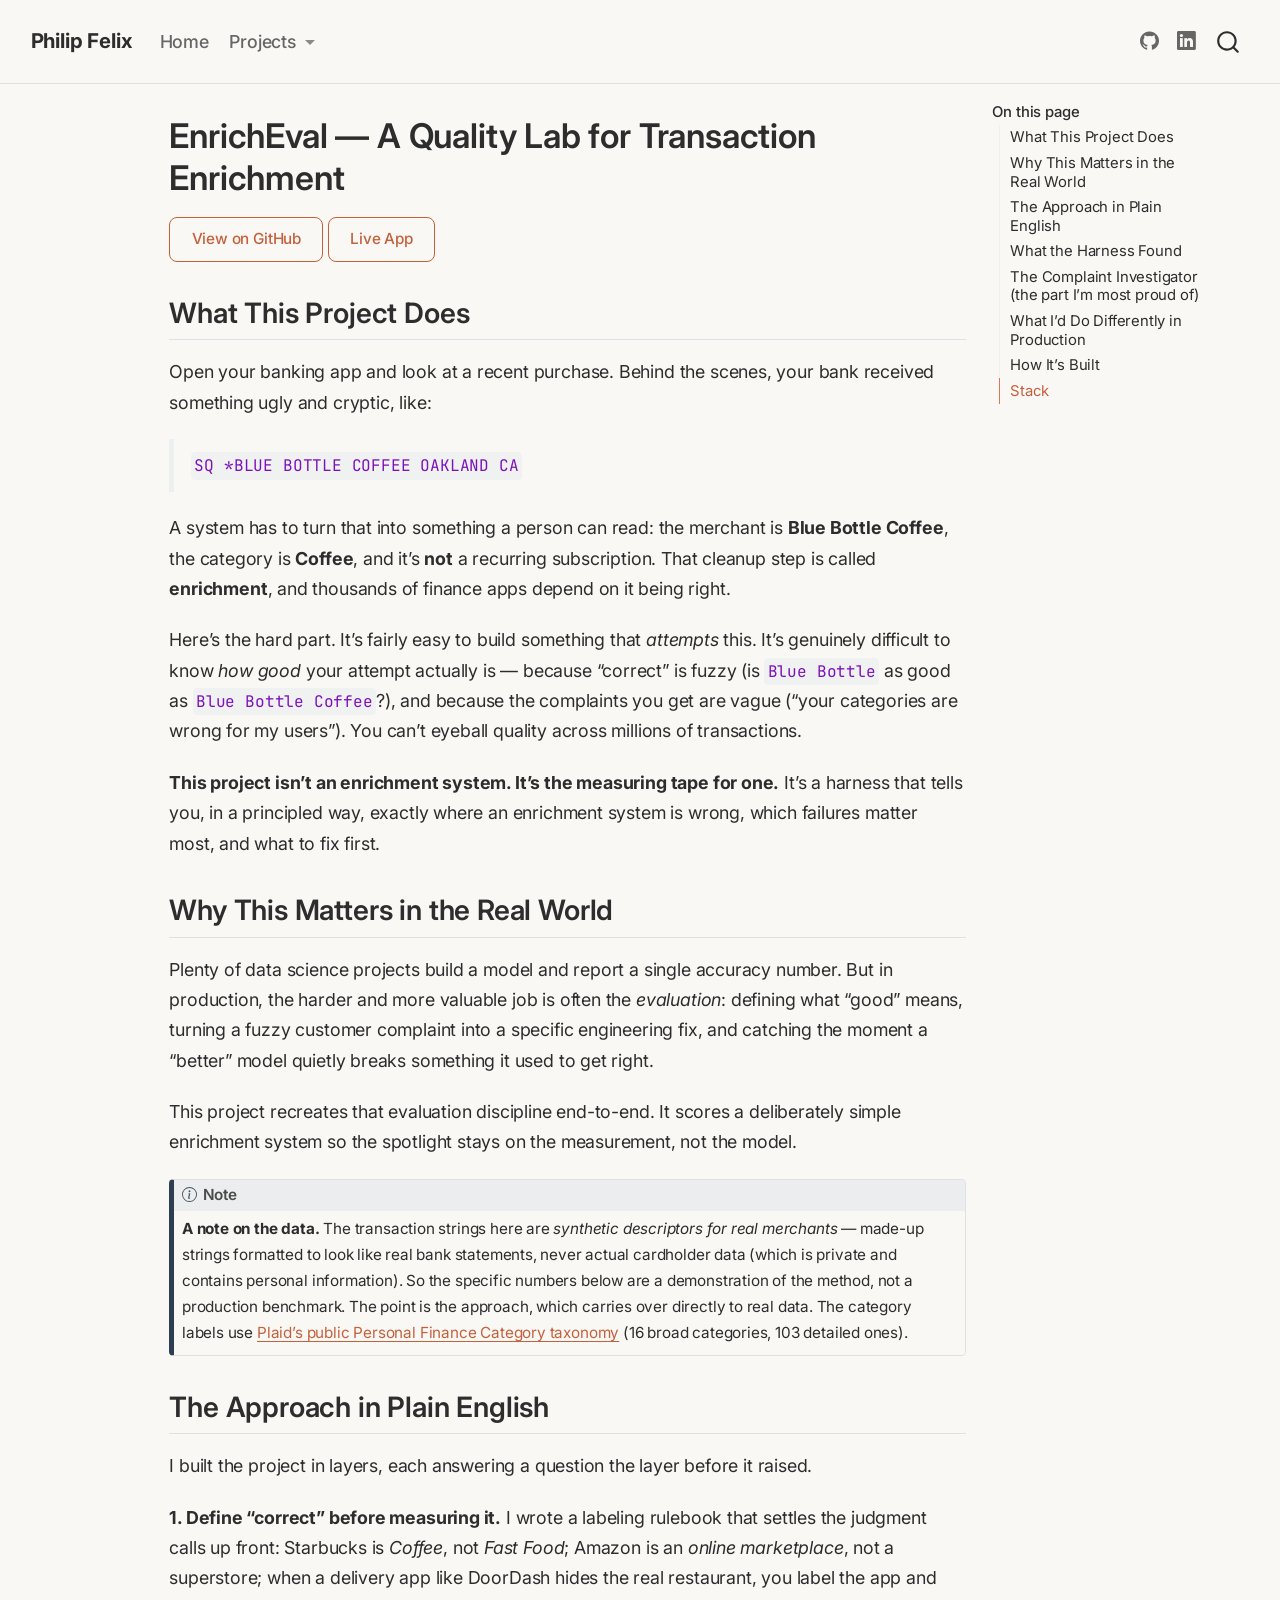
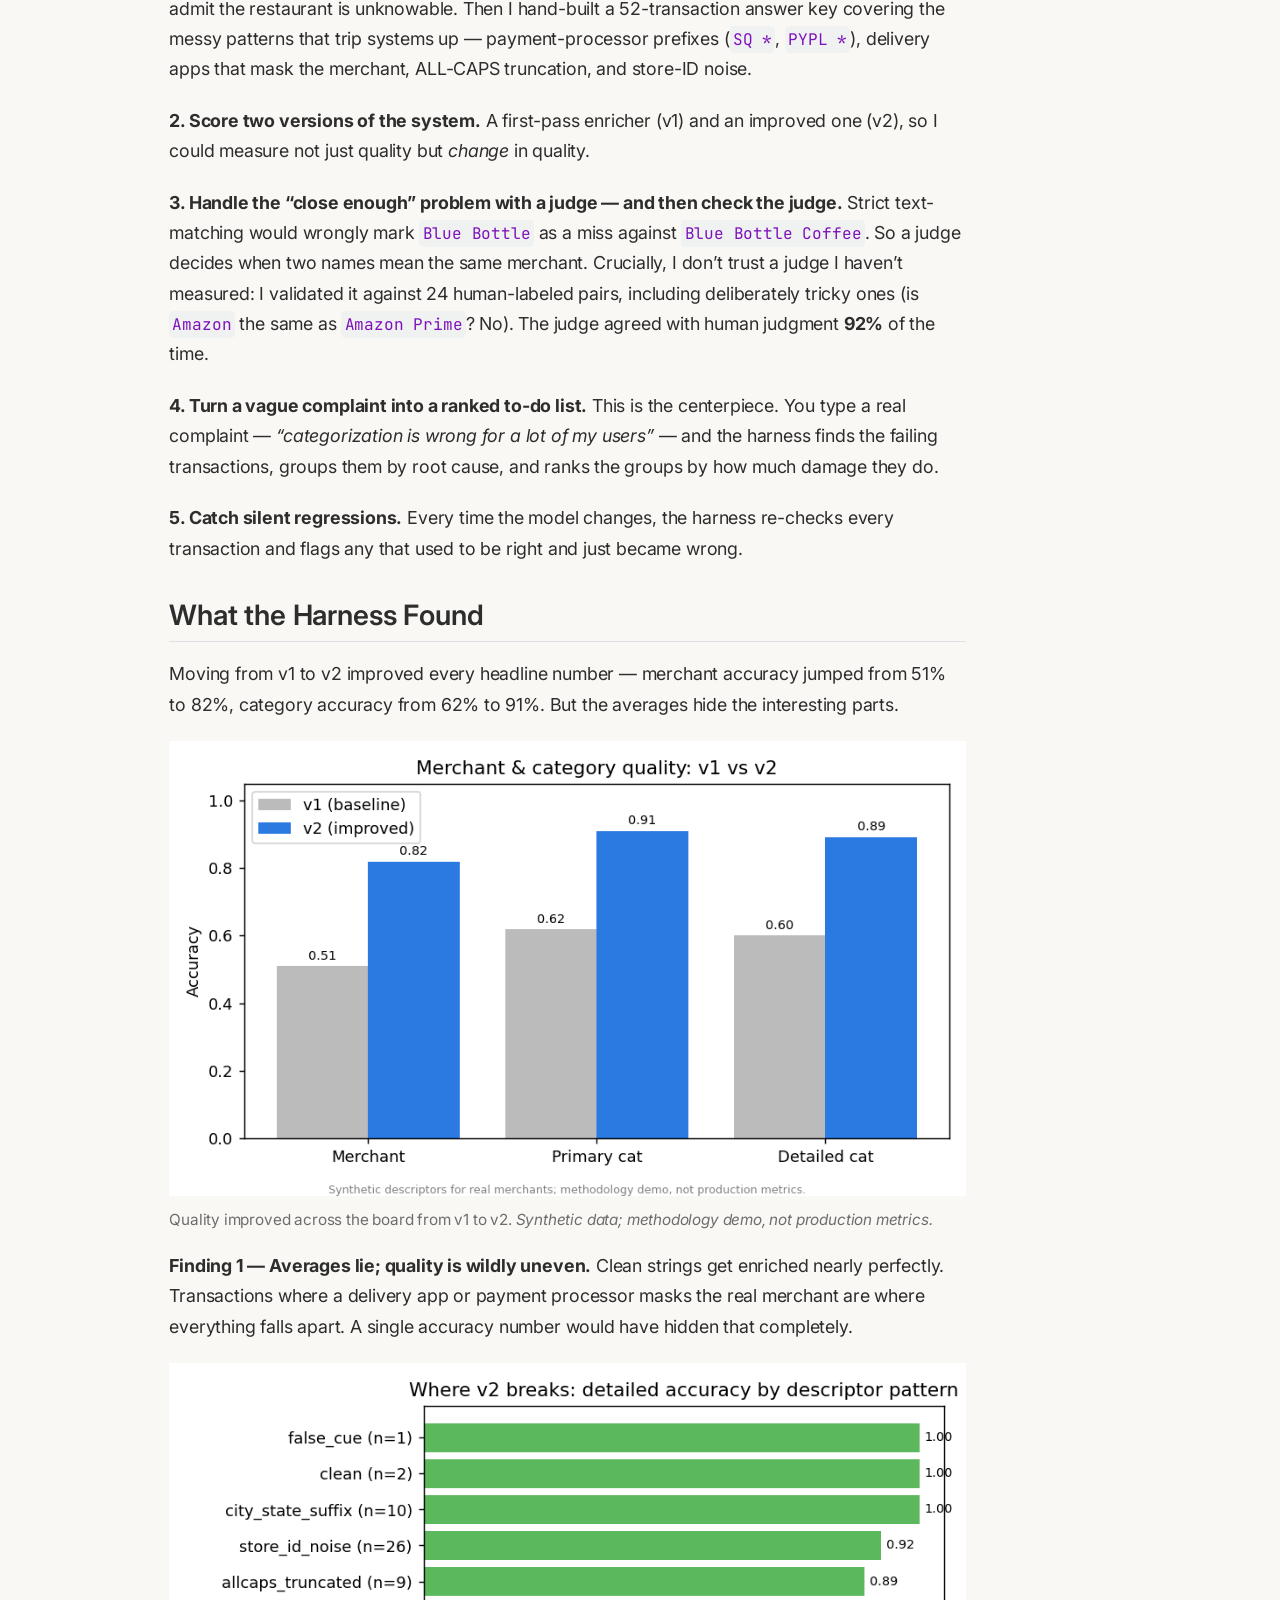
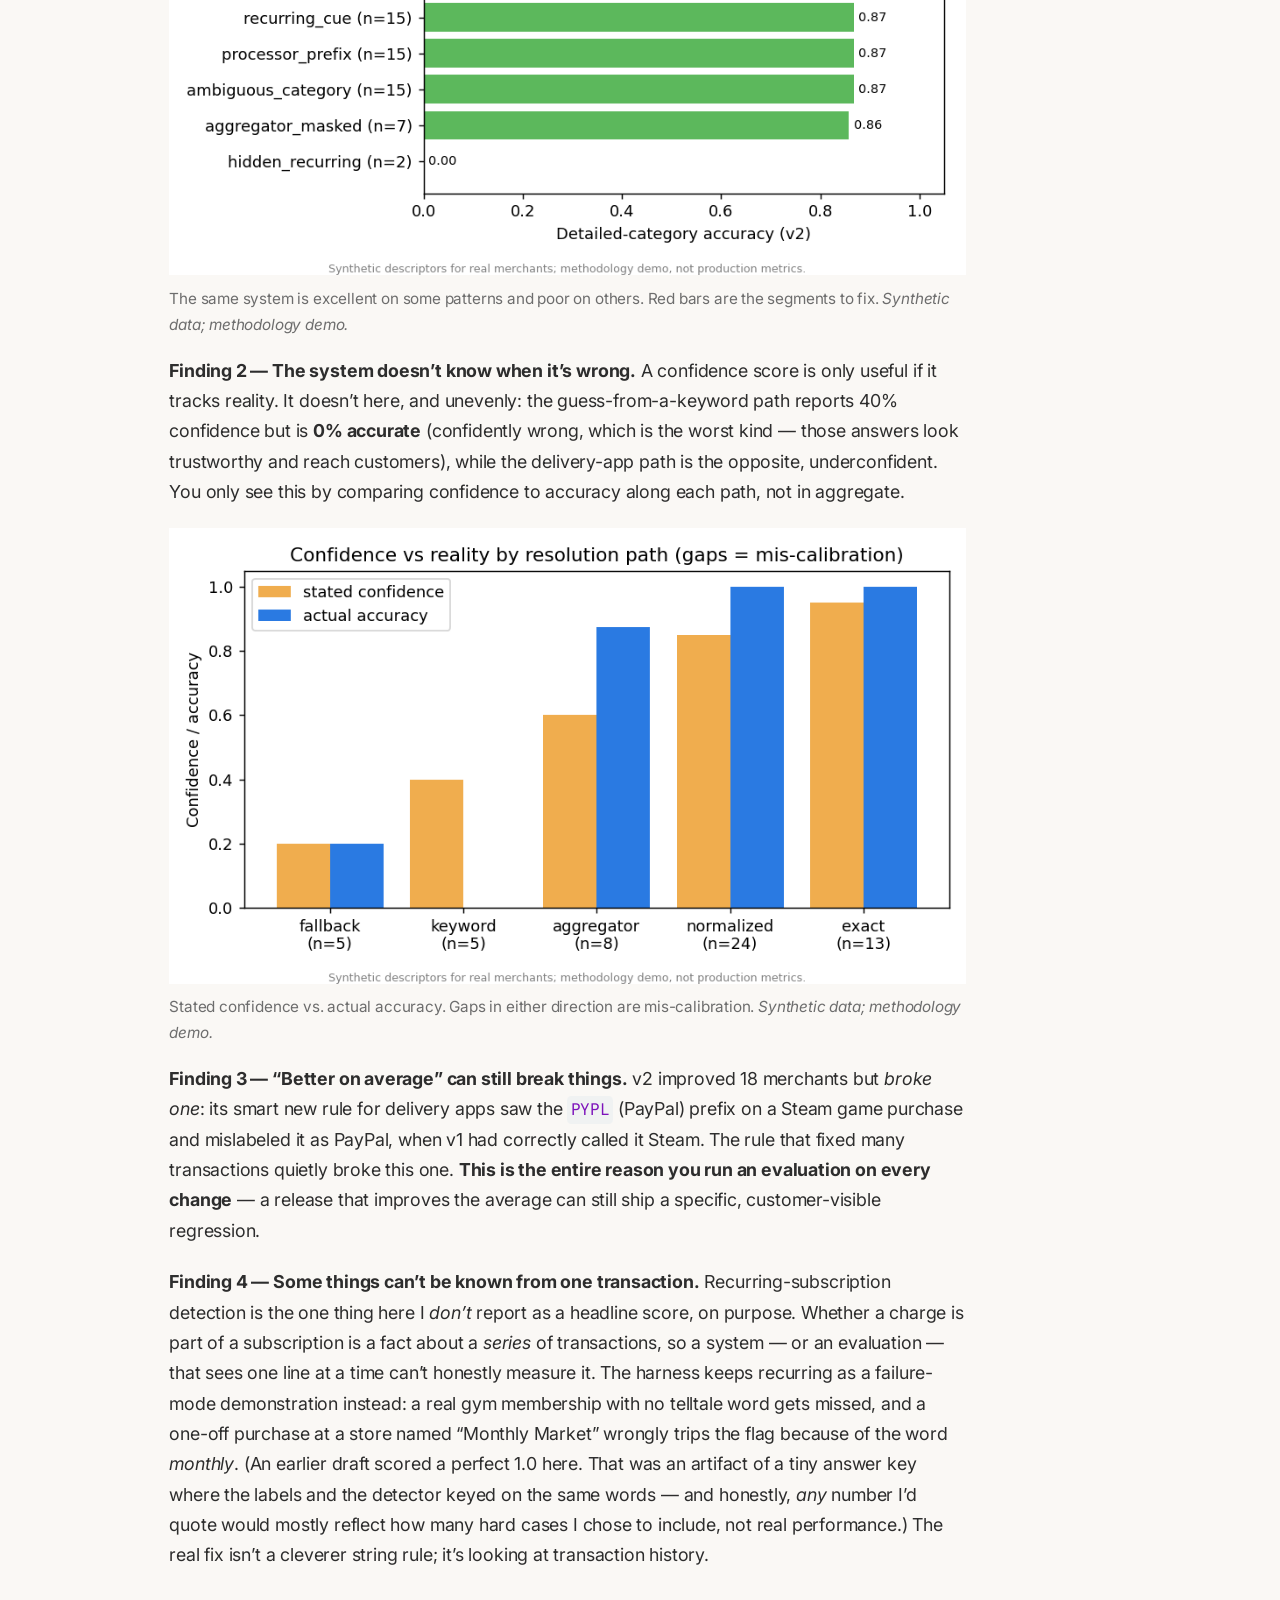
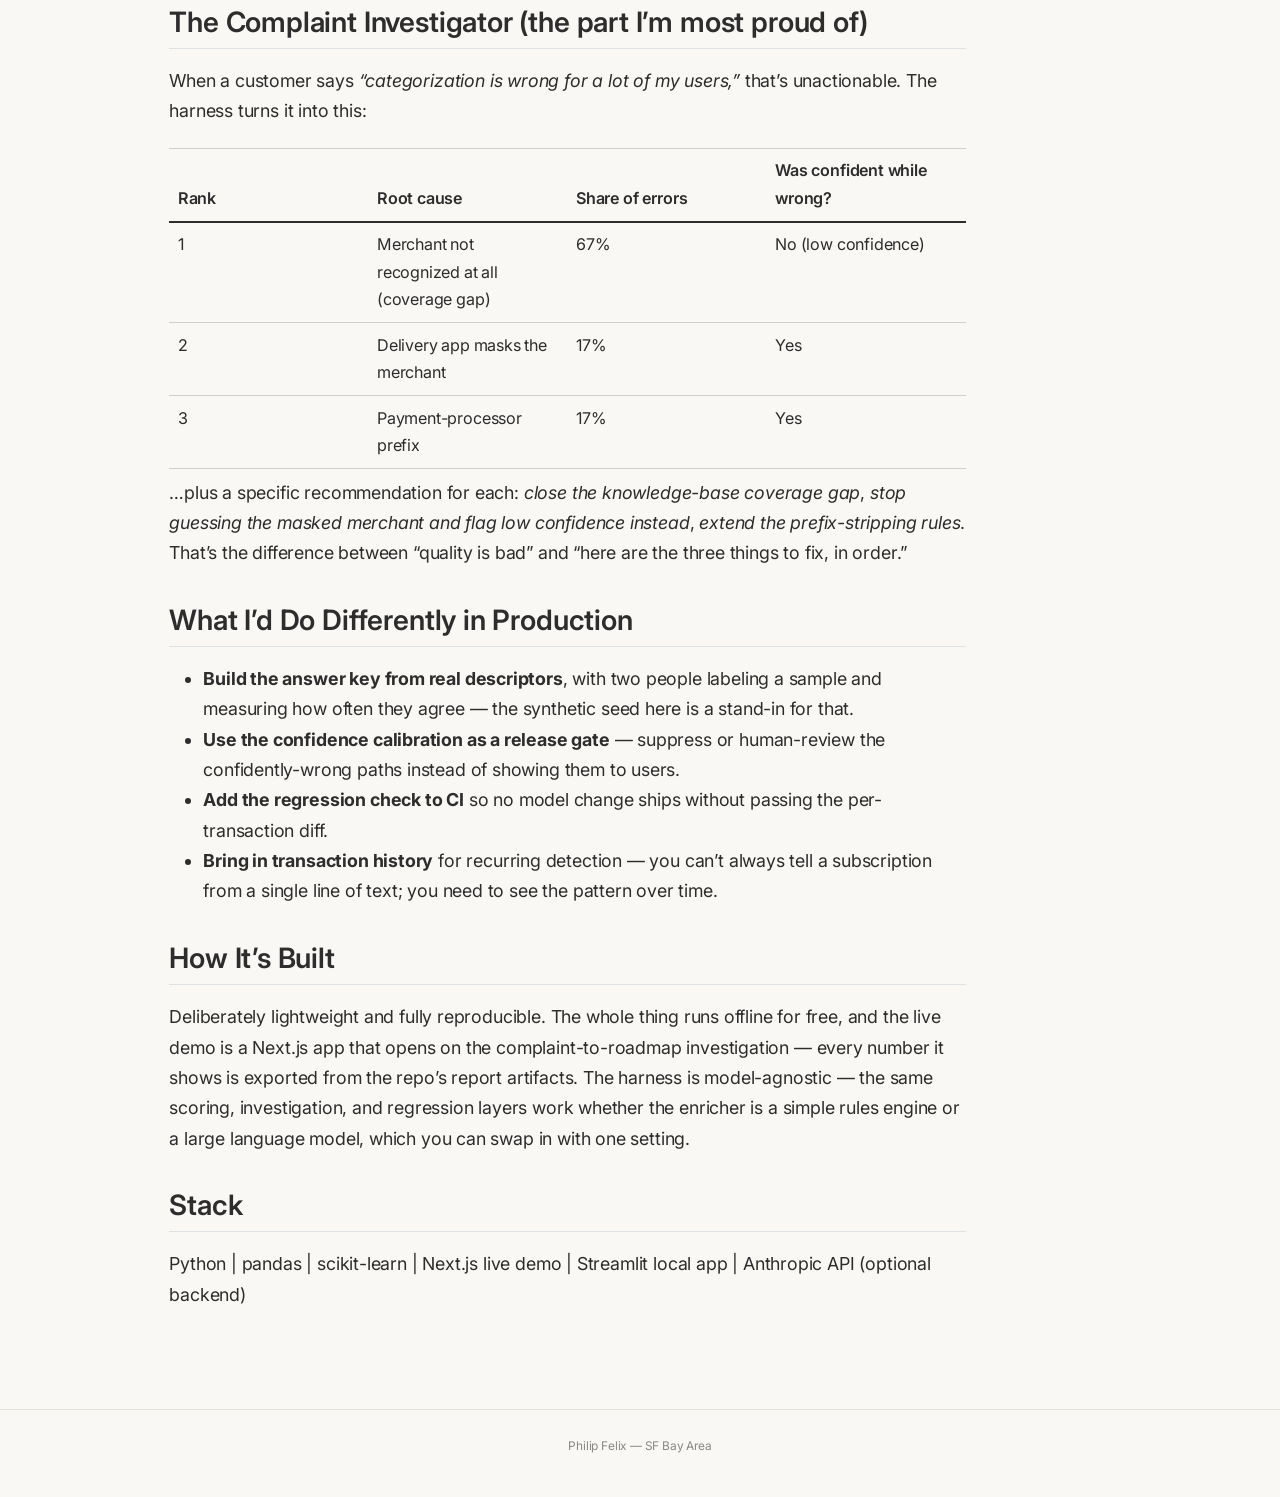
<file: docs/projects/enrich-eval.html>
<!DOCTYPE html>
<html xmlns="http://www.w3.org/1999/xhtml" lang="en" xml:lang="en"><head>

<meta charset="utf-8">
<meta name="generator" content="quarto-1.9.36">

<meta name="viewport" content="width=device-width, initial-scale=1.0, user-scalable=yes">


<title>EnrichEval — A Quality Lab for Transaction Enrichment – Philip Felix</title>
<style>
/* Default styles provided by pandoc.
** See https://pandoc.org/MANUAL.html#variables-for-html for config info.
*/
code{white-space: pre-wrap;}
span.smallcaps{font-variant: small-caps;}
div.columns{display: flex; gap: min(4vw, 1.5em);}
div.column{flex: auto; overflow-x: auto;}
div.hanging-indent{margin-left: 1.5em; text-indent: -1.5em;}
ul.task-list{list-style: none;}
ul.task-list li input[type="checkbox"] {
  width: 0.8em;
  margin: 0 0.8em 0.2em -1em; /* quarto-specific, see https://github.com/quarto-dev/quarto-cli/issues/4556 */ 
  vertical-align: middle;
}
</style>


<script src="../site_libs/quarto-nav/quarto-nav.js"></script>
<script src="../site_libs/quarto-nav/headroom.min.js"></script>
<script src="../site_libs/clipboard/clipboard.min.js"></script>
<script src="../site_libs/quarto-search/autocomplete.umd.js"></script>
<script src="../site_libs/quarto-search/fuse.min.js"></script>
<script src="../site_libs/quarto-search/quarto-search.js"></script>
<meta name="quarto:offset" content="../">
<script src="../site_libs/quarto-html/quarto.js" type="module"></script>
<script src="../site_libs/quarto-html/tabsets/tabsets.js" type="module"></script>
<script src="../site_libs/quarto-html/popper.min.js"></script>
<script src="../site_libs/quarto-html/tippy.umd.min.js"></script>
<script src="../site_libs/quarto-html/anchor.min.js"></script>
<link href="../site_libs/quarto-html/tippy.css" rel="stylesheet">
<link href="../site_libs/quarto-html/quarto-syntax-highlighting-49c9dac6fae8e09f4ca8bec003b153f0.css" rel="stylesheet" id="quarto-text-highlighting-styles">
<script src="../site_libs/bootstrap/bootstrap.min.js"></script>
<link href="../site_libs/bootstrap/bootstrap-icons.css" rel="stylesheet">
<link href="../site_libs/bootstrap/bootstrap-f02336fbc942b9a5cca3d71ded698d51.min.css" rel="stylesheet" append-hash="true" id="quarto-bootstrap" data-mode="light">
<script id="quarto-search-options" type="application/json">{
  "location": "navbar",
  "copy-button": false,
  "collapse-after": 3,
  "panel-placement": "end",
  "type": "overlay",
  "limit": 50,
  "keyboard-shortcut": [
    "f",
    "/",
    "s"
  ],
  "show-item-context": false,
  "language": {
    "search-no-results-text": "No results",
    "search-matching-documents-text": "matching documents",
    "search-copy-link-title": "Copy link to search",
    "search-hide-matches-text": "Hide additional matches",
    "search-more-match-text": "more match in this document",
    "search-more-matches-text": "more matches in this document",
    "search-clear-button-title": "Clear",
    "search-text-placeholder": "",
    "search-detached-cancel-button-title": "Cancel",
    "search-submit-button-title": "Submit",
    "search-label": "Search"
  }
}</script>


</head>

<body class="nav-fixed quarto-light">

<div id="quarto-search-results"></div>
  <header id="quarto-header" class="headroom fixed-top">
    <nav class="navbar navbar-expand-lg " data-bs-theme="dark">
      <div class="navbar-container container-fluid">
      <div class="navbar-brand-container mx-auto">
    <a class="navbar-brand" href="../index.html">
    <span class="navbar-title">Philip Felix</span>
    </a>
  </div>
            <div id="quarto-search" class="" title="Search"></div>
          <button class="navbar-toggler" type="button" data-bs-toggle="collapse" data-bs-target="#navbarCollapse" aria-controls="navbarCollapse" role="menu" aria-expanded="false" aria-label="Toggle navigation" onclick="if (window.quartoToggleHeadroom) { window.quartoToggleHeadroom(); }">
  <span class="navbar-toggler-icon"></span>
</button>
          <div class="collapse navbar-collapse" id="navbarCollapse">
            <ul class="navbar-nav navbar-nav-scroll me-auto">
  <li class="nav-item">
    <a class="nav-link" href="../index.html"> 
<span class="menu-text">Home</span></a>
  </li>  
  <li class="nav-item dropdown ">
    <a class="nav-link dropdown-toggle" href="#" id="nav-menu-projects" role="link" data-bs-toggle="dropdown" aria-expanded="false">
 <span class="menu-text">Projects</span>
    </a>
    <ul class="dropdown-menu" aria-labelledby="nav-menu-projects">    
        <li>
    <a class="dropdown-item" href="../projects/ai-search-scorecard.html">
 <span class="dropdown-text">AI Search Visibility Scorecard</span></a>
  </li>  
        <li>
    <a class="dropdown-item" href="../projects/gtm-analytics-warehouse.html">
 <span class="dropdown-text">GTM Analytics Warehouse — dbt</span></a>
  </li>  
        <li>
    <a class="dropdown-item" href="../projects/enrich-eval.html">
 <span class="dropdown-text">EnrichEval — Transaction Enrichment Quality</span></a>
  </li>  
        <li>
    <a class="dropdown-item" href="../projects/lead-scoring.html">
 <span class="dropdown-text">Lead Scoring &amp; Buying Groups</span></a>
  </li>  
        <li>
    <a class="dropdown-item" href="../projects/title-normalizer.html">
 <span class="dropdown-text">Title Normalizer</span></a>
  </li>  
        <li>
    <a class="dropdown-item" href="../projects/context-agent.html">
 <span class="dropdown-text">Adaptive Analyst Agent</span></a>
  </li>  
        <li>
    <a class="dropdown-item" href="../projects/support-ticket-classification.html">
 <span class="dropdown-text">Support Ticket Classification</span></a>
  </li>  
    </ul>
  </li>
</ul>
            <ul class="navbar-nav navbar-nav-scroll ms-auto">
  <li class="nav-item compact">
    <a class="nav-link" href="https://github.com/pfelix828"> <i class="bi bi-github" role="img">
</i> 
<span class="menu-text"></span></a>
  </li>  
  <li class="nav-item compact">
    <a class="nav-link" href="https://linkedin.com/in/pfelix1"> <i class="bi bi-linkedin" role="img">
</i> 
<span class="menu-text"></span></a>
  </li>  
</ul>
          </div> <!-- /navcollapse -->
            <div class="quarto-navbar-tools">
</div>
      </div> <!-- /container-fluid -->
    </nav>
</header>
<!-- content -->
<div id="quarto-content" class="quarto-container page-columns page-rows-contents page-layout-article page-navbar">
<!-- sidebar -->
<!-- margin-sidebar -->
    <div id="quarto-margin-sidebar" class="sidebar margin-sidebar">
        <nav id="TOC" role="doc-toc" class="toc-active">
    <h2 id="toc-title">On this page</h2>
   
  <ul>
  <li><a href="#what-this-project-does" id="toc-what-this-project-does" class="nav-link active" data-scroll-target="#what-this-project-does">What This Project Does</a></li>
  <li><a href="#why-this-matters-in-the-real-world" id="toc-why-this-matters-in-the-real-world" class="nav-link" data-scroll-target="#why-this-matters-in-the-real-world">Why This Matters in the Real World</a></li>
  <li><a href="#the-approach-in-plain-english" id="toc-the-approach-in-plain-english" class="nav-link" data-scroll-target="#the-approach-in-plain-english">The Approach in Plain English</a></li>
  <li><a href="#what-the-harness-found" id="toc-what-the-harness-found" class="nav-link" data-scroll-target="#what-the-harness-found">What the Harness Found</a></li>
  <li><a href="#the-complaint-investigator-the-part-im-most-proud-of" id="toc-the-complaint-investigator-the-part-im-most-proud-of" class="nav-link" data-scroll-target="#the-complaint-investigator-the-part-im-most-proud-of">The Complaint Investigator (the part I’m most proud of)</a></li>
  <li><a href="#what-id-do-differently-in-production" id="toc-what-id-do-differently-in-production" class="nav-link" data-scroll-target="#what-id-do-differently-in-production">What I’d Do Differently in Production</a></li>
  <li><a href="#how-its-built" id="toc-how-its-built" class="nav-link" data-scroll-target="#how-its-built">How It’s Built</a></li>
  <li><a href="#stack" id="toc-stack" class="nav-link" data-scroll-target="#stack">Stack</a></li>
  </ul>
</nav>
    </div>
<!-- main -->
<main class="content" id="quarto-document-content">

<header id="title-block-header" class="quarto-title-block default">
<div class="quarto-title">
<h1 class="title">EnrichEval — A Quality Lab for Transaction Enrichment</h1>
</div>



<div class="quarto-title-meta">

    
  
    
  </div>
  


</header>


<p><a href="https://github.com/pfelix828/enrich-eval" class="btn btn-outline-primary">View on GitHub</a> <a href="https://enrich-eval.vercel.app" class="btn btn-outline-primary">Live App</a></p>
<section id="what-this-project-does" class="level2">
<h2 class="anchored" data-anchor-id="what-this-project-does">What This Project Does</h2>
<p>Open your banking app and look at a recent purchase. Behind the scenes, your bank received something ugly and cryptic, like:</p>
<blockquote class="blockquote">
<p><code>SQ *BLUE BOTTLE COFFEE OAKLAND CA</code></p>
</blockquote>
<p>A system has to turn that into something a person can read: the merchant is <strong>Blue Bottle Coffee</strong>, the category is <strong>Coffee</strong>, and it’s <strong>not</strong> a recurring subscription. That cleanup step is called <strong>enrichment</strong>, and thousands of finance apps depend on it being right.</p>
<p>Here’s the hard part. It’s fairly easy to build something that <em>attempts</em> this. It’s genuinely difficult to know <em>how good</em> your attempt actually is — because “correct” is fuzzy (is <code>Blue Bottle</code> as good as <code>Blue Bottle Coffee</code>?), and because the complaints you get are vague (“your categories are wrong for my users”). You can’t eyeball quality across millions of transactions.</p>
<p><strong>This project isn’t an enrichment system. It’s the measuring tape for one.</strong> It’s a harness that tells you, in a principled way, exactly where an enrichment system is wrong, which failures matter most, and what to fix first.</p>
</section>
<section id="why-this-matters-in-the-real-world" class="level2">
<h2 class="anchored" data-anchor-id="why-this-matters-in-the-real-world">Why This Matters in the Real World</h2>
<p>Plenty of data science projects build a model and report a single accuracy number. But in production, the harder and more valuable job is often the <em>evaluation</em>: defining what “good” means, turning a fuzzy customer complaint into a specific engineering fix, and catching the moment a “better” model quietly breaks something it used to get right.</p>
<p>This project recreates that evaluation discipline end-to-end. It scores a deliberately simple enrichment system so the spotlight stays on the measurement, not the model.</p>
<div class="callout callout-style-default callout-note callout-titled">
<div class="callout-header d-flex align-content-center">
<div class="callout-icon-container">
<i class="callout-icon"></i>
</div>
<div class="callout-title-container flex-fill">
Note
</div>
</div>
<div class="callout-body-container callout-body">
<p><strong>A note on the data.</strong> The transaction strings here are <em>synthetic descriptors for real merchants</em> — made-up strings formatted to look like real bank statements, never actual cardholder data (which is private and contains personal information). So the specific numbers below are a demonstration of the method, not a production benchmark. The point is the approach, which carries over directly to real data. The category labels use <a href="https://plaid.com/docs/transactions/transactions-data/#personal-finance-category">Plaid’s public Personal Finance Category taxonomy</a> (16 broad categories, 103 detailed ones).</p>
</div>
</div>
</section>
<section id="the-approach-in-plain-english" class="level2">
<h2 class="anchored" data-anchor-id="the-approach-in-plain-english">The Approach in Plain English</h2>
<p>I built the project in layers, each answering a question the layer before it raised.</p>
<p><strong>1. Define “correct” before measuring it.</strong> I wrote a labeling rulebook that settles the judgment calls up front: Starbucks is <em>Coffee</em>, not <em>Fast Food</em>; Amazon is an <em>online marketplace</em>, not a superstore; when a delivery app like DoorDash hides the real restaurant, you label the app and admit the restaurant is unknowable. Then I hand-built a 52-transaction answer key covering the messy patterns that trip systems up — payment-processor prefixes (<code>SQ *</code>, <code>PYPL *</code>), delivery apps that mask the merchant, ALL-CAPS truncation, and store-ID noise.</p>
<p><strong>2. Score two versions of the system.</strong> A first-pass enricher (v1) and an improved one (v2), so I could measure not just quality but <em>change</em> in quality.</p>
<p><strong>3. Handle the “close enough” problem with a judge — and then check the judge.</strong> Strict text-matching would wrongly mark <code>Blue Bottle</code> as a miss against <code>Blue Bottle Coffee</code>. So a judge decides when two names mean the same merchant. Crucially, I don’t trust a judge I haven’t measured: I validated it against 24 human-labeled pairs, including deliberately tricky ones (is <code>Amazon</code> the same as <code>Amazon Prime</code>? No). The judge agreed with human judgment <strong>92%</strong> of the time.</p>
<p><strong>4. Turn a vague complaint into a ranked to-do list.</strong> This is the centerpiece. You type a real complaint — <em>“categorization is wrong for a lot of my users”</em> — and the harness finds the failing transactions, groups them by root cause, and ranks the groups by how much damage they do.</p>
<p><strong>5. Catch silent regressions.</strong> Every time the model changes, the harness re-checks every transaction and flags any that used to be right and just became wrong.</p>
</section>
<section id="what-the-harness-found" class="level2">
<h2 class="anchored" data-anchor-id="what-the-harness-found">What the Harness Found</h2>
<p>Moving from v1 to v2 improved every headline number — merchant accuracy jumped from 51% to 82%, category accuracy from 62% to 91%. But the averages hide the interesting parts.</p>
<div class="quarto-figure quarto-figure-center">
<figure class="figure">
<p><img src="images/enrich-eval/accuracy_v1_v2.png" class="img-fluid figure-img"></p>
<figcaption>Quality improved across the board from v1 to v2. <em>Synthetic data; methodology demo, not production metrics.</em></figcaption>
</figure>
</div>
<p><strong>Finding 1 — Averages lie; quality is wildly uneven.</strong> Clean strings get enriched nearly perfectly. Transactions where a delivery app or payment processor masks the real merchant are where everything falls apart. A single accuracy number would have hidden that completely.</p>
<div class="quarto-figure quarto-figure-center">
<figure class="figure">
<p><img src="images/enrich-eval/by_pattern_tag.png" class="img-fluid figure-img"></p>
<figcaption>The same system is excellent on some patterns and poor on others. Red bars are the segments to fix. <em>Synthetic data; methodology demo.</em></figcaption>
</figure>
</div>
<p><strong>Finding 2 — The system doesn’t know when it’s wrong.</strong> A confidence score is only useful if it tracks reality. It doesn’t here, and unevenly: the guess-from-a-keyword path reports 40% confidence but is <strong>0% accurate</strong> (confidently wrong, which is the worst kind — those answers look trustworthy and reach customers), while the delivery-app path is the opposite, underconfident. You only see this by comparing confidence to accuracy along each path, not in aggregate.</p>
<div class="quarto-figure quarto-figure-center">
<figure class="figure">
<p><img src="images/enrich-eval/confidence_by_matchtype.png" class="img-fluid figure-img"></p>
<figcaption>Stated confidence vs.&nbsp;actual accuracy. Gaps in either direction are mis-calibration. <em>Synthetic data; methodology demo.</em></figcaption>
</figure>
</div>
<p><strong>Finding 3 — “Better on average” can still break things.</strong> v2 improved 18 merchants but <em>broke one</em>: its smart new rule for delivery apps saw the <code>PYPL</code> (PayPal) prefix on a Steam game purchase and mislabeled it as PayPal, when v1 had correctly called it Steam. The rule that fixed many transactions quietly broke this one. <strong>This is the entire reason you run an evaluation on every change</strong> — a release that improves the average can still ship a specific, customer-visible regression.</p>
<p><strong>Finding 4 — Some things can’t be known from one transaction.</strong> Recurring-subscription detection is the one thing here I <em>don’t</em> report as a headline score, on purpose. Whether a charge is part of a subscription is a fact about a <em>series</em> of transactions, so a system — or an evaluation — that sees one line at a time can’t honestly measure it. The harness keeps recurring as a failure-mode demonstration instead: a real gym membership with no telltale word gets missed, and a one-off purchase at a store named “Monthly Market” wrongly trips the flag because of the word <em>monthly</em>. (An earlier draft scored a perfect 1.0 here. That was an artifact of a tiny answer key where the labels and the detector keyed on the same words — and honestly, <em>any</em> number I’d quote would mostly reflect how many hard cases I chose to include, not real performance.) The real fix isn’t a cleverer string rule; it’s looking at transaction history.</p>
</section>
<section id="the-complaint-investigator-the-part-im-most-proud-of" class="level2">
<h2 class="anchored" data-anchor-id="the-complaint-investigator-the-part-im-most-proud-of">The Complaint Investigator (the part I’m most proud of)</h2>
<p>When a customer says <em>“categorization is wrong for a lot of my users,”</em> that’s unactionable. The harness turns it into this:</p>
<table class="caption-top table">
<colgroup>
<col style="width: 25%">
<col style="width: 25%">
<col style="width: 25%">
<col style="width: 25%">
</colgroup>
<thead>
<tr class="header">
<th>Rank</th>
<th>Root cause</th>
<th>Share of errors</th>
<th>Was confident while wrong?</th>
</tr>
</thead>
<tbody>
<tr class="odd">
<td>1</td>
<td>Merchant not recognized at all (coverage gap)</td>
<td>67%</td>
<td>No (low confidence)</td>
</tr>
<tr class="even">
<td>2</td>
<td>Delivery app masks the merchant</td>
<td>17%</td>
<td>Yes</td>
</tr>
<tr class="odd">
<td>3</td>
<td>Payment-processor prefix</td>
<td>17%</td>
<td>Yes</td>
</tr>
</tbody>
</table>
<p>…plus a specific recommendation for each: <em>close the knowledge-base coverage gap</em>, <em>stop guessing the masked merchant and flag low confidence instead</em>, <em>extend the prefix-stripping rules</em>. That’s the difference between “quality is bad” and “here are the three things to fix, in order.”</p>
</section>
<section id="what-id-do-differently-in-production" class="level2">
<h2 class="anchored" data-anchor-id="what-id-do-differently-in-production">What I’d Do Differently in Production</h2>
<ul>
<li><strong>Build the answer key from real descriptors</strong>, with two people labeling a sample and measuring how often they agree — the synthetic seed here is a stand-in for that.</li>
<li><strong>Use the confidence calibration as a release gate</strong> — suppress or human-review the confidently-wrong paths instead of showing them to users.</li>
<li><strong>Add the regression check to CI</strong> so no model change ships without passing the per-transaction diff.</li>
<li><strong>Bring in transaction history</strong> for recurring detection — you can’t always tell a subscription from a single line of text; you need to see the pattern over time.</li>
</ul>
</section>
<section id="how-its-built" class="level2">
<h2 class="anchored" data-anchor-id="how-its-built">How It’s Built</h2>
<p>Deliberately lightweight and fully reproducible. The whole thing runs offline for free, and the live demo is a Next.js app that opens on the complaint-to-roadmap investigation — every number it shows is exported from the repo’s report artifacts. The harness is model-agnostic — the same scoring, investigation, and regression layers work whether the enricher is a simple rules engine or a large language model, which you can swap in with one setting.</p>
</section>
<section id="stack" class="level2">
<h2 class="anchored" data-anchor-id="stack">Stack</h2>
<p>Python | pandas | scikit-learn | Next.js live demo | Streamlit local app | Anthropic API (optional backend)</p>


</section>

</main> <!-- /main -->
<script id="quarto-html-after-body" type="application/javascript">
  window.document.addEventListener("DOMContentLoaded", function (event) {
    const icon = "";
    const anchorJS = new window.AnchorJS();
    anchorJS.options = {
      placement: 'right',
      icon: icon
    };
    anchorJS.add('.anchored');
    const isCodeAnnotation = (el) => {
      for (const clz of el.classList) {
        if (clz.startsWith('code-annotation-')) {                     
          return true;
        }
      }
      return false;
    }
    const onCopySuccess = function(e) {
      // button target
      const button = e.trigger;
      // don't keep focus
      button.blur();
      // flash "checked"
      button.classList.add('code-copy-button-checked');
      var currentTitle = button.getAttribute("title");
      button.setAttribute("title", "Copied!");
      let tooltip;
      if (window.bootstrap) {
        button.setAttribute("data-bs-toggle", "tooltip");
        button.setAttribute("data-bs-placement", "left");
        button.setAttribute("data-bs-title", "Copied!");
        tooltip = new bootstrap.Tooltip(button, 
          { trigger: "manual", 
            customClass: "code-copy-button-tooltip",
            offset: [0, -8]});
        tooltip.show();    
      }
      setTimeout(function() {
        if (tooltip) {
          tooltip.hide();
          button.removeAttribute("data-bs-title");
          button.removeAttribute("data-bs-toggle");
          button.removeAttribute("data-bs-placement");
        }
        button.setAttribute("title", currentTitle);
        button.classList.remove('code-copy-button-checked');
      }, 1000);
      // clear code selection
      e.clearSelection();
    }
    const getTextToCopy = function(trigger) {
      const outerScaffold = trigger.parentElement.cloneNode(true);
      const codeEl = outerScaffold.querySelector('code');
      for (const childEl of codeEl.children) {
        if (isCodeAnnotation(childEl)) {
          childEl.remove();
        }
      }
      return codeEl.innerText;
    }
    const clipboard = new window.ClipboardJS('.code-copy-button:not([data-in-quarto-modal])', {
      text: getTextToCopy
    });
    clipboard.on('success', onCopySuccess);
    if (window.document.getElementById('quarto-embedded-source-code-modal')) {
      const clipboardModal = new window.ClipboardJS('.code-copy-button[data-in-quarto-modal]', {
        text: getTextToCopy,
        container: window.document.getElementById('quarto-embedded-source-code-modal')
      });
      clipboardModal.on('success', onCopySuccess);
    }
      var localhostRegex = new RegExp(/^(?:http|https):\/\/localhost\:?[0-9]*\//);
      var mailtoRegex = new RegExp(/^mailto:/);
        var filterRegex = new RegExp('/' + window.location.host + '/');
      var isInternal = (href) => {
          return filterRegex.test(href) || localhostRegex.test(href) || mailtoRegex.test(href);
      }
      // Inspect non-navigation links and adorn them if external
     var links = window.document.querySelectorAll('a[href]:not(.nav-link):not(.navbar-brand):not(.toc-action):not(.sidebar-link):not(.sidebar-item-toggle):not(.pagination-link):not(.no-external):not([aria-hidden]):not(.dropdown-item):not(.quarto-navigation-tool):not(.about-link)');
      for (var i=0; i<links.length; i++) {
        const link = links[i];
        if (!isInternal(link.href)) {
          // undo the damage that might have been done by quarto-nav.js in the case of
          // links that we want to consider external
          if (link.dataset.originalHref !== undefined) {
            link.href = link.dataset.originalHref;
          }
        }
      }
    function tippyHover(el, contentFn, onTriggerFn, onUntriggerFn) {
      const config = {
        allowHTML: true,
        maxWidth: 500,
        delay: 100,
        arrow: false,
        appendTo: function(el) {
            return el.parentElement;
        },
        interactive: true,
        interactiveBorder: 10,
        theme: 'quarto',
        placement: 'bottom-start',
      };
      if (contentFn) {
        config.content = contentFn;
      }
      if (onTriggerFn) {
        config.onTrigger = onTriggerFn;
      }
      if (onUntriggerFn) {
        config.onUntrigger = onUntriggerFn;
      }
      window.tippy(el, config); 
    }
    const noterefs = window.document.querySelectorAll('a[role="doc-noteref"]');
    for (var i=0; i<noterefs.length; i++) {
      const ref = noterefs[i];
      tippyHover(ref, function() {
        // use id or data attribute instead here
        let href = ref.getAttribute('data-footnote-href') || ref.getAttribute('href');
        try { href = new URL(href).hash; } catch {}
        const id = href.replace(/^#\/?/, "");
        const note = window.document.getElementById(id);
        if (note) {
          return note.innerHTML;
        } else {
          return "";
        }
      });
    }
    const xrefs = window.document.querySelectorAll('a.quarto-xref');
    const processXRef = (id, note) => {
      // Strip column container classes
      const stripColumnClz = (el) => {
        el.classList.remove("page-full", "page-columns");
        if (el.children) {
          for (const child of el.children) {
            stripColumnClz(child);
          }
        }
      }
      stripColumnClz(note)
      if (id === null || id.startsWith('sec-')) {
        // Special case sections, only their first couple elements
        const container = document.createElement("div");
        if (note.children && note.children.length > 2) {
          container.appendChild(note.children[0].cloneNode(true));
          for (let i = 1; i < note.children.length; i++) {
            const child = note.children[i];
            if (child.tagName === "P" && child.innerText === "") {
              continue;
            } else {
              container.appendChild(child.cloneNode(true));
              break;
            }
          }
          if (window.Quarto?.typesetMath) {
            window.Quarto.typesetMath(container);
          }
          return container.innerHTML
        } else {
          if (window.Quarto?.typesetMath) {
            window.Quarto.typesetMath(note);
          }
          return note.innerHTML;
        }
      } else {
        // Remove any anchor links if they are present
        const anchorLink = note.querySelector('a.anchorjs-link');
        if (anchorLink) {
          anchorLink.remove();
        }
        if (window.Quarto?.typesetMath) {
          window.Quarto.typesetMath(note);
        }
        if (note.classList.contains("callout")) {
          return note.outerHTML;
        } else {
          return note.innerHTML;
        }
      }
    }
    for (var i=0; i<xrefs.length; i++) {
      const xref = xrefs[i];
      tippyHover(xref, undefined, function(instance) {
        instance.disable();
        let url = xref.getAttribute('href');
        let hash = undefined; 
        if (url.startsWith('#')) {
          hash = url;
        } else {
          try { hash = new URL(url).hash; } catch {}
        }
        if (hash) {
          const id = hash.replace(/^#\/?/, "");
          const note = window.document.getElementById(id);
          if (note !== null) {
            try {
              const html = processXRef(id, note.cloneNode(true));
              instance.setContent(html);
            } finally {
              instance.enable();
              instance.show();
            }
          } else {
            // See if we can fetch this
            fetch(url.split('#')[0])
            .then(res => res.text())
            .then(html => {
              const parser = new DOMParser();
              const htmlDoc = parser.parseFromString(html, "text/html");
              const note = htmlDoc.getElementById(id);
              if (note !== null) {
                const html = processXRef(id, note);
                instance.setContent(html);
              } 
            }).finally(() => {
              instance.enable();
              instance.show();
            });
          }
        } else {
          // See if we can fetch a full url (with no hash to target)
          // This is a special case and we should probably do some content thinning / targeting
          fetch(url)
          .then(res => res.text())
          .then(html => {
            const parser = new DOMParser();
            const htmlDoc = parser.parseFromString(html, "text/html");
            const note = htmlDoc.querySelector('main.content');
            if (note !== null) {
              // This should only happen for chapter cross references
              // (since there is no id in the URL)
              // remove the first header
              if (note.children.length > 0 && note.children[0].tagName === "HEADER") {
                note.children[0].remove();
              }
              const html = processXRef(null, note);
              instance.setContent(html);
            } 
          }).finally(() => {
            instance.enable();
            instance.show();
          });
        }
      }, function(instance) {
      });
    }
        let selectedAnnoteEl;
        const selectorForAnnotation = ( cell, annotation) => {
          let cellAttr = 'data-code-cell="' + cell + '"';
          let lineAttr = 'data-code-annotation="' +  annotation + '"';
          const selector = 'span[' + cellAttr + '][' + lineAttr + ']';
          return selector;
        }
        const selectCodeLines = (annoteEl) => {
          const doc = window.document;
          const targetCell = annoteEl.getAttribute("data-target-cell");
          const targetAnnotation = annoteEl.getAttribute("data-target-annotation");
          const annoteSpan = window.document.querySelector(selectorForAnnotation(targetCell, targetAnnotation));
          const lines = annoteSpan.getAttribute("data-code-lines").split(",");
          const lineIds = lines.map((line) => {
            return targetCell + "-" + line;
          })
          let top = null;
          let height = null;
          let parent = null;
          if (lineIds.length > 0) {
              //compute the position of the single el (top and bottom and make a div)
              const el = window.document.getElementById(lineIds[0]);
              top = el.offsetTop;
              height = el.offsetHeight;
              parent = el.parentElement.parentElement;
            if (lineIds.length > 1) {
              const lastEl = window.document.getElementById(lineIds[lineIds.length - 1]);
              const bottom = lastEl.offsetTop + lastEl.offsetHeight;
              height = bottom - top;
            }
            if (top !== null && height !== null && parent !== null) {
              // cook up a div (if necessary) and position it 
              let div = window.document.getElementById("code-annotation-line-highlight");
              if (div === null) {
                div = window.document.createElement("div");
                div.setAttribute("id", "code-annotation-line-highlight");
                div.style.position = 'absolute';
                parent.appendChild(div);
              }
              div.style.top = top - 2 + "px";
              div.style.height = height + 4 + "px";
              div.style.left = 0;
              let gutterDiv = window.document.getElementById("code-annotation-line-highlight-gutter");
              if (gutterDiv === null) {
                gutterDiv = window.document.createElement("div");
                gutterDiv.setAttribute("id", "code-annotation-line-highlight-gutter");
                gutterDiv.style.position = 'absolute';
                const codeCell = window.document.getElementById(targetCell);
                const gutter = codeCell.querySelector('.code-annotation-gutter');
                gutter.appendChild(gutterDiv);
              }
              gutterDiv.style.top = top - 2 + "px";
              gutterDiv.style.height = height + 4 + "px";
            }
            selectedAnnoteEl = annoteEl;
          }
        };
        const unselectCodeLines = () => {
          const elementsIds = ["code-annotation-line-highlight", "code-annotation-line-highlight-gutter"];
          elementsIds.forEach((elId) => {
            const div = window.document.getElementById(elId);
            if (div) {
              div.remove();
            }
          });
          selectedAnnoteEl = undefined;
        };
          // Handle positioning of the toggle
      window.addEventListener(
        "resize",
        throttle(() => {
          elRect = undefined;
          if (selectedAnnoteEl) {
            selectCodeLines(selectedAnnoteEl);
          }
        }, 10)
      );
      function throttle(fn, ms) {
      let throttle = false;
      let timer;
        return (...args) => {
          if(!throttle) { // first call gets through
              fn.apply(this, args);
              throttle = true;
          } else { // all the others get throttled
              if(timer) clearTimeout(timer); // cancel #2
              timer = setTimeout(() => {
                fn.apply(this, args);
                timer = throttle = false;
              }, ms);
          }
        };
      }
        // Attach click handler to the DT
        const annoteDls = window.document.querySelectorAll('dt[data-target-cell]');
        for (const annoteDlNode of annoteDls) {
          annoteDlNode.addEventListener('click', (event) => {
            const clickedEl = event.target;
            if (clickedEl !== selectedAnnoteEl) {
              unselectCodeLines();
              const activeEl = window.document.querySelector('dt[data-target-cell].code-annotation-active');
              if (activeEl) {
                activeEl.classList.remove('code-annotation-active');
              }
              selectCodeLines(clickedEl);
              clickedEl.classList.add('code-annotation-active');
            } else {
              // Unselect the line
              unselectCodeLines();
              clickedEl.classList.remove('code-annotation-active');
            }
          });
        }
    const findCites = (el) => {
      const parentEl = el.parentElement;
      if (parentEl) {
        const cites = parentEl.dataset.cites;
        if (cites) {
          return {
            el,
            cites: cites.split(' ')
          };
        } else {
          return findCites(el.parentElement)
        }
      } else {
        return undefined;
      }
    };
    var bibliorefs = window.document.querySelectorAll('a[role="doc-biblioref"]');
    for (var i=0; i<bibliorefs.length; i++) {
      const ref = bibliorefs[i];
      const citeInfo = findCites(ref);
      if (citeInfo) {
        tippyHover(citeInfo.el, function() {
          var popup = window.document.createElement('div');
          citeInfo.cites.forEach(function(cite) {
            var citeDiv = window.document.createElement('div');
            citeDiv.classList.add('hanging-indent');
            citeDiv.classList.add('csl-entry');
            var biblioDiv = window.document.getElementById('ref-' + cite);
            if (biblioDiv) {
              citeDiv.innerHTML = biblioDiv.innerHTML;
            }
            popup.appendChild(citeDiv);
          });
          return popup.innerHTML;
        });
      }
    }
  });
  </script>
</div> <!-- /content -->
<footer class="footer">
  <div class="nav-footer">
    <div class="nav-footer-left">
      &nbsp;
    </div>   
    <div class="nav-footer-center">
<p>Philip Felix — SF Bay Area</p>
</div>
    <div class="nav-footer-right">
      &nbsp;
    </div>
  </div>
</footer>
<script data-goatcounter="https://pfelix.goatcounter.com/count" async="" src="//gc.zgo.at/count.js"></script>




</body></html>
</file>
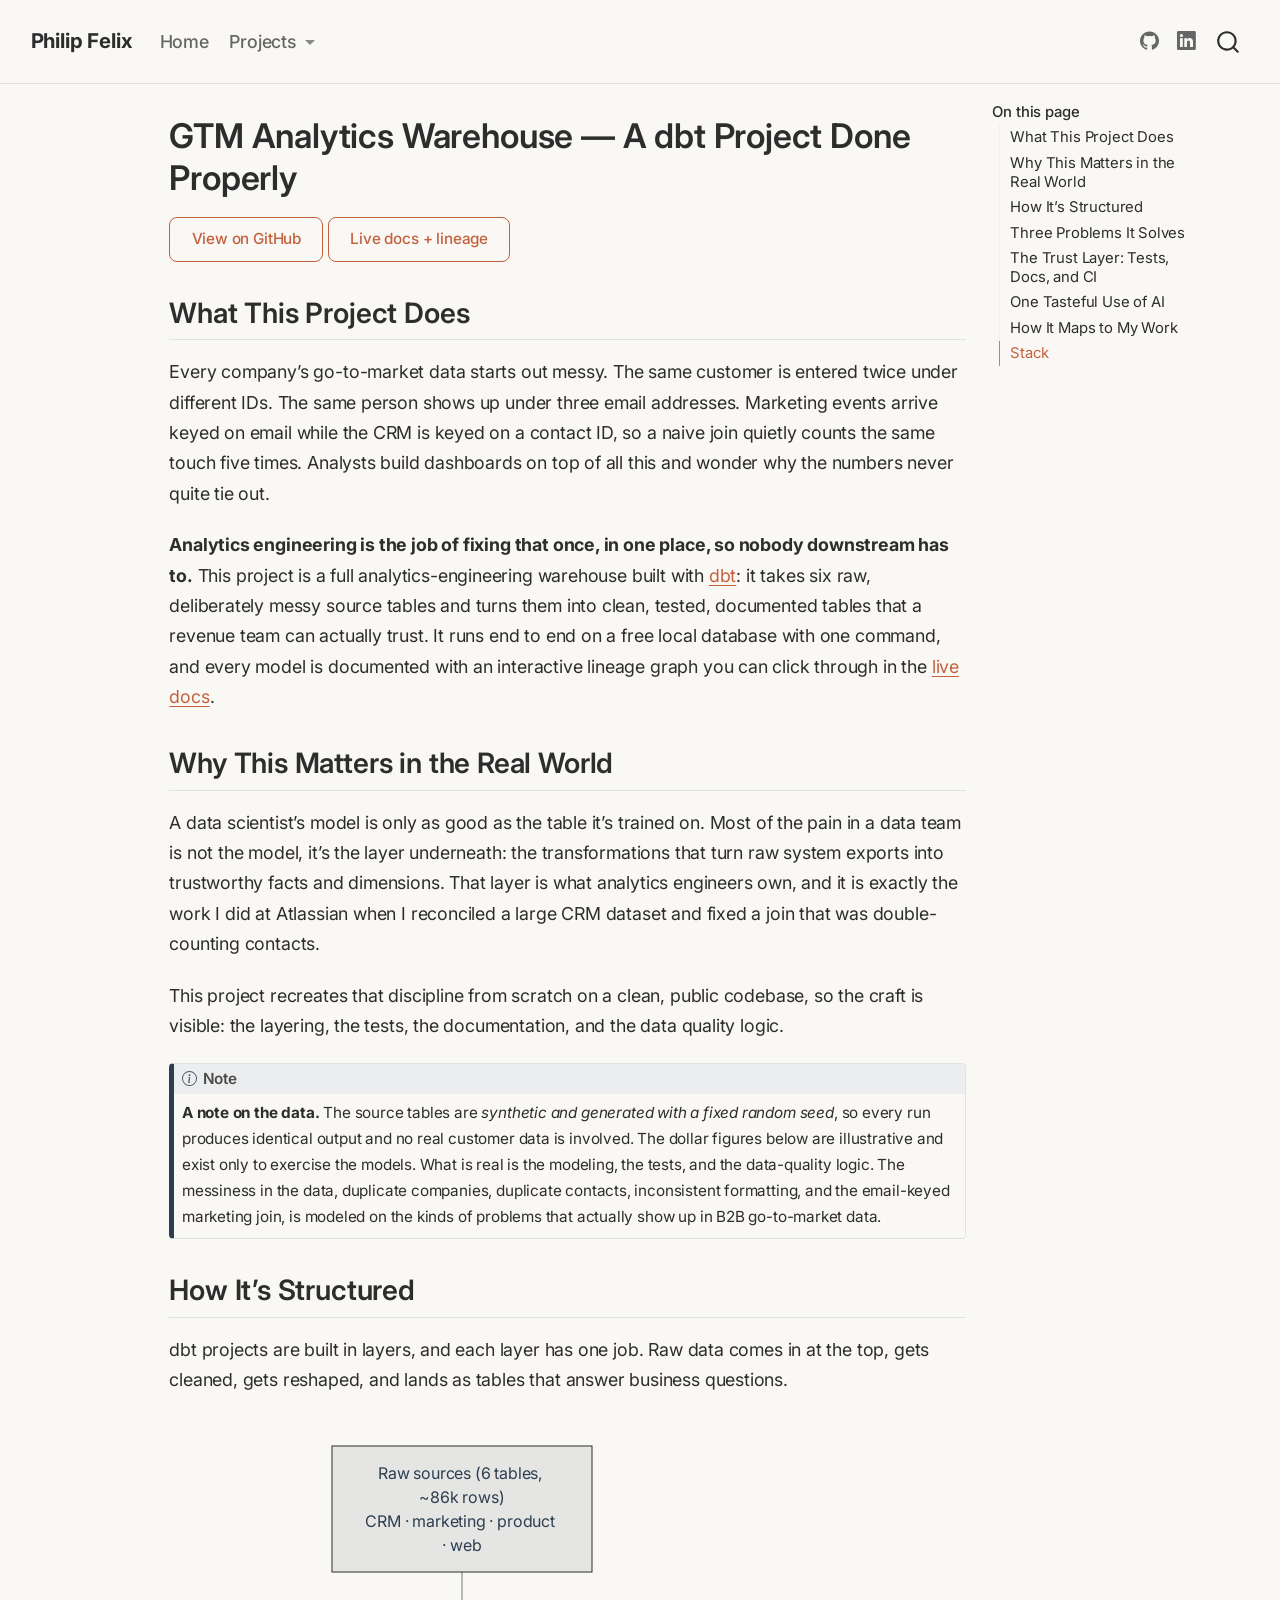
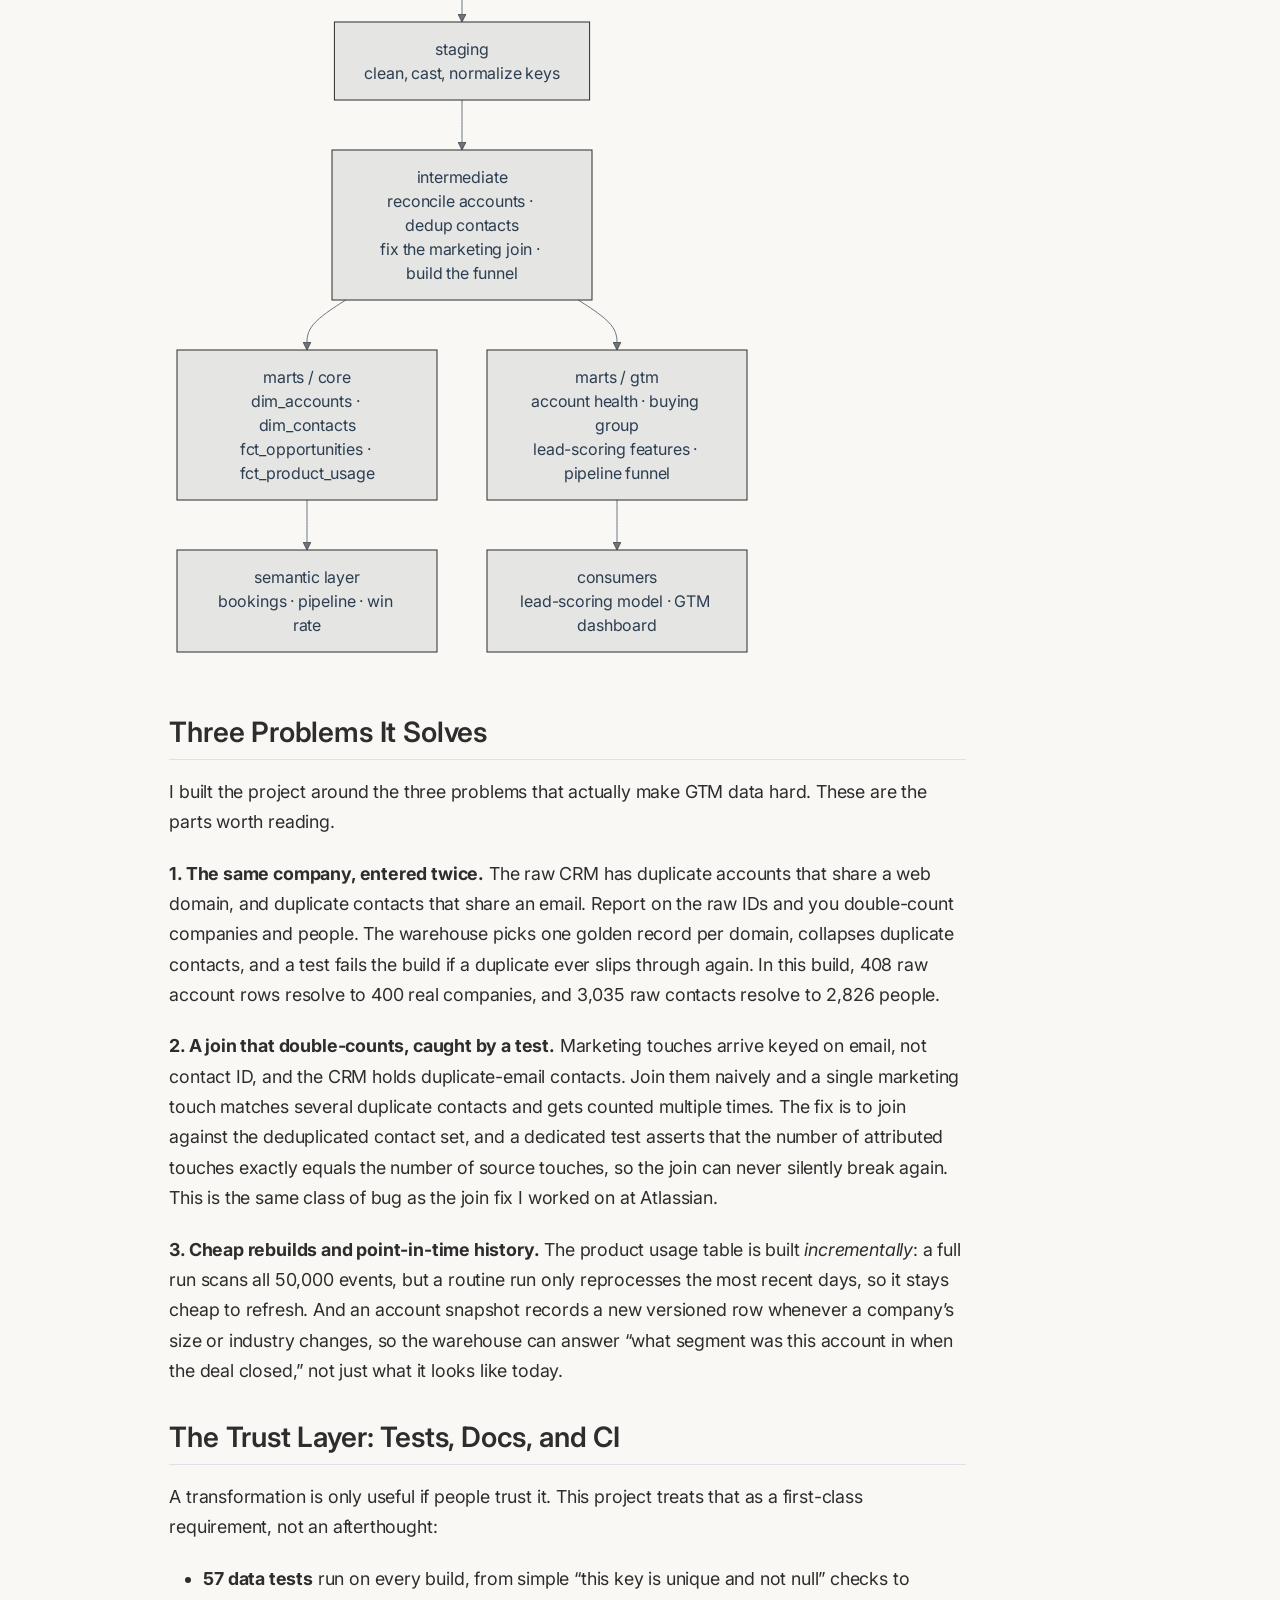
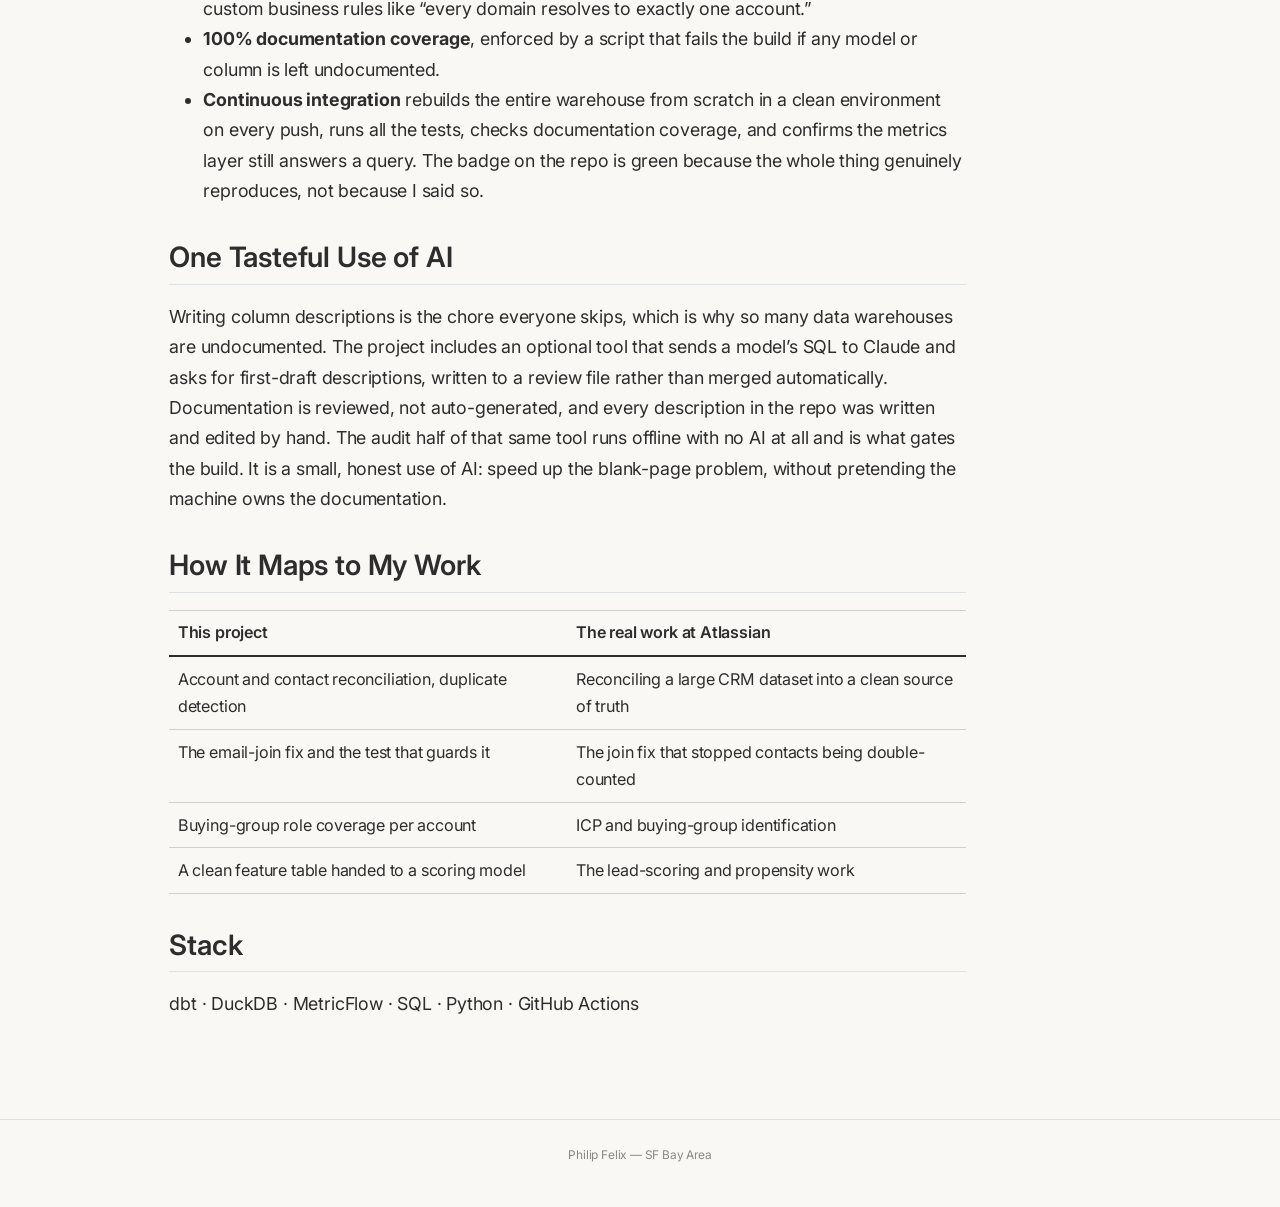
<file: docs/projects/gtm-analytics-warehouse.html>
<!DOCTYPE html>
<html xmlns="http://www.w3.org/1999/xhtml" lang="en" xml:lang="en"><head>

<meta charset="utf-8">
<meta name="generator" content="quarto-1.9.36">

<meta name="viewport" content="width=device-width, initial-scale=1.0, user-scalable=yes">


<title>GTM Analytics Warehouse — A dbt Project Done Properly – Philip Felix</title>
<style>
/* Default styles provided by pandoc.
** See https://pandoc.org/MANUAL.html#variables-for-html for config info.
*/
code{white-space: pre-wrap;}
span.smallcaps{font-variant: small-caps;}
div.columns{display: flex; gap: min(4vw, 1.5em);}
div.column{flex: auto; overflow-x: auto;}
div.hanging-indent{margin-left: 1.5em; text-indent: -1.5em;}
ul.task-list{list-style: none;}
ul.task-list li input[type="checkbox"] {
  width: 0.8em;
  margin: 0 0.8em 0.2em -1em; /* quarto-specific, see https://github.com/quarto-dev/quarto-cli/issues/4556 */ 
  vertical-align: middle;
}
</style>


<script src="../site_libs/quarto-nav/quarto-nav.js"></script>
<script src="../site_libs/quarto-nav/headroom.min.js"></script>
<script src="../site_libs/clipboard/clipboard.min.js"></script>
<script src="../site_libs/quarto-search/autocomplete.umd.js"></script>
<script src="../site_libs/quarto-search/fuse.min.js"></script>
<script src="../site_libs/quarto-search/quarto-search.js"></script>
<meta name="quarto:offset" content="../">
<script src="../site_libs/quarto-html/quarto.js" type="module"></script>
<script src="../site_libs/quarto-html/tabsets/tabsets.js" type="module"></script>
<script src="../site_libs/quarto-html/popper.min.js"></script>
<script src="../site_libs/quarto-html/tippy.umd.min.js"></script>
<script src="../site_libs/quarto-html/anchor.min.js"></script>
<link href="../site_libs/quarto-html/tippy.css" rel="stylesheet">
<link href="../site_libs/quarto-html/quarto-syntax-highlighting-49c9dac6fae8e09f4ca8bec003b153f0.css" rel="stylesheet" id="quarto-text-highlighting-styles">
<script src="../site_libs/bootstrap/bootstrap.min.js"></script>
<link href="../site_libs/bootstrap/bootstrap-icons.css" rel="stylesheet">
<link href="../site_libs/bootstrap/bootstrap-f02336fbc942b9a5cca3d71ded698d51.min.css" rel="stylesheet" append-hash="true" id="quarto-bootstrap" data-mode="light">
<script id="quarto-search-options" type="application/json">{
  "location": "navbar",
  "copy-button": false,
  "collapse-after": 3,
  "panel-placement": "end",
  "type": "overlay",
  "limit": 50,
  "keyboard-shortcut": [
    "f",
    "/",
    "s"
  ],
  "show-item-context": false,
  "language": {
    "search-no-results-text": "No results",
    "search-matching-documents-text": "matching documents",
    "search-copy-link-title": "Copy link to search",
    "search-hide-matches-text": "Hide additional matches",
    "search-more-match-text": "more match in this document",
    "search-more-matches-text": "more matches in this document",
    "search-clear-button-title": "Clear",
    "search-text-placeholder": "",
    "search-detached-cancel-button-title": "Cancel",
    "search-submit-button-title": "Submit",
    "search-label": "Search"
  }
}</script>
<script src="../site_libs/quarto-diagram/mermaid.min.js"></script>
<script src="../site_libs/quarto-diagram/mermaid-init.js"></script>
<link href="../site_libs/quarto-diagram/mermaid.css" rel="stylesheet">


</head>

<body class="nav-fixed quarto-light">

<div id="quarto-search-results"></div>
  <header id="quarto-header" class="headroom fixed-top">
    <nav class="navbar navbar-expand-lg " data-bs-theme="dark">
      <div class="navbar-container container-fluid">
      <div class="navbar-brand-container mx-auto">
    <a class="navbar-brand" href="../index.html">
    <span class="navbar-title">Philip Felix</span>
    </a>
  </div>
            <div id="quarto-search" class="" title="Search"></div>
          <button class="navbar-toggler" type="button" data-bs-toggle="collapse" data-bs-target="#navbarCollapse" aria-controls="navbarCollapse" role="menu" aria-expanded="false" aria-label="Toggle navigation" onclick="if (window.quartoToggleHeadroom) { window.quartoToggleHeadroom(); }">
  <span class="navbar-toggler-icon"></span>
</button>
          <div class="collapse navbar-collapse" id="navbarCollapse">
            <ul class="navbar-nav navbar-nav-scroll me-auto">
  <li class="nav-item">
    <a class="nav-link" href="../index.html"> 
<span class="menu-text">Home</span></a>
  </li>  
  <li class="nav-item dropdown ">
    <a class="nav-link dropdown-toggle" href="#" id="nav-menu-projects" role="link" data-bs-toggle="dropdown" aria-expanded="false">
 <span class="menu-text">Projects</span>
    </a>
    <ul class="dropdown-menu" aria-labelledby="nav-menu-projects">    
        <li>
    <a class="dropdown-item" href="../projects/ai-search-scorecard.html">
 <span class="dropdown-text">AI Search Visibility Scorecard</span></a>
  </li>  
        <li>
    <a class="dropdown-item" href="../projects/gtm-analytics-warehouse.html">
 <span class="dropdown-text">GTM Analytics Warehouse — dbt</span></a>
  </li>  
        <li>
    <a class="dropdown-item" href="../projects/enrich-eval.html">
 <span class="dropdown-text">EnrichEval — Transaction Enrichment Quality</span></a>
  </li>  
        <li>
    <a class="dropdown-item" href="../projects/lead-scoring.html">
 <span class="dropdown-text">Lead Scoring &amp; Buying Groups</span></a>
  </li>  
        <li>
    <a class="dropdown-item" href="../projects/title-normalizer.html">
 <span class="dropdown-text">Title Normalizer</span></a>
  </li>  
        <li>
    <a class="dropdown-item" href="../projects/context-agent.html">
 <span class="dropdown-text">Adaptive Analyst Agent</span></a>
  </li>  
        <li>
    <a class="dropdown-item" href="../projects/support-ticket-classification.html">
 <span class="dropdown-text">Support Ticket Classification</span></a>
  </li>  
    </ul>
  </li>
</ul>
            <ul class="navbar-nav navbar-nav-scroll ms-auto">
  <li class="nav-item compact">
    <a class="nav-link" href="https://github.com/pfelix828"> <i class="bi bi-github" role="img">
</i> 
<span class="menu-text"></span></a>
  </li>  
  <li class="nav-item compact">
    <a class="nav-link" href="https://linkedin.com/in/pfelix1"> <i class="bi bi-linkedin" role="img">
</i> 
<span class="menu-text"></span></a>
  </li>  
</ul>
          </div> <!-- /navcollapse -->
            <div class="quarto-navbar-tools">
</div>
      </div> <!-- /container-fluid -->
    </nav>
</header>
<!-- content -->
<div id="quarto-content" class="quarto-container page-columns page-rows-contents page-layout-article page-navbar">
<!-- sidebar -->
<!-- margin-sidebar -->
    <div id="quarto-margin-sidebar" class="sidebar margin-sidebar">
        <nav id="TOC" role="doc-toc" class="toc-active">
    <h2 id="toc-title">On this page</h2>
   
  <ul>
  <li><a href="#what-this-project-does" id="toc-what-this-project-does" class="nav-link active" data-scroll-target="#what-this-project-does">What This Project Does</a></li>
  <li><a href="#why-this-matters-in-the-real-world" id="toc-why-this-matters-in-the-real-world" class="nav-link" data-scroll-target="#why-this-matters-in-the-real-world">Why This Matters in the Real World</a></li>
  <li><a href="#how-its-structured" id="toc-how-its-structured" class="nav-link" data-scroll-target="#how-its-structured">How It’s Structured</a></li>
  <li><a href="#three-problems-it-solves" id="toc-three-problems-it-solves" class="nav-link" data-scroll-target="#three-problems-it-solves">Three Problems It Solves</a></li>
  <li><a href="#the-trust-layer-tests-docs-and-ci" id="toc-the-trust-layer-tests-docs-and-ci" class="nav-link" data-scroll-target="#the-trust-layer-tests-docs-and-ci">The Trust Layer: Tests, Docs, and CI</a></li>
  <li><a href="#one-tasteful-use-of-ai" id="toc-one-tasteful-use-of-ai" class="nav-link" data-scroll-target="#one-tasteful-use-of-ai">One Tasteful Use of AI</a></li>
  <li><a href="#how-it-maps-to-my-work" id="toc-how-it-maps-to-my-work" class="nav-link" data-scroll-target="#how-it-maps-to-my-work">How It Maps to My Work</a></li>
  <li><a href="#stack" id="toc-stack" class="nav-link" data-scroll-target="#stack">Stack</a></li>
  </ul>
</nav>
    </div>
<!-- main -->
<main class="content" id="quarto-document-content">

<header id="title-block-header" class="quarto-title-block default">
<div class="quarto-title">
<h1 class="title">GTM Analytics Warehouse — A dbt Project Done Properly</h1>
</div>



<div class="quarto-title-meta">

    
  
    
  </div>
  


</header>


<p><a href="https://github.com/pfelix828/gtm-analytics-warehouse" class="btn btn-outline-primary">View on GitHub</a> <a href="https://pfelix828.github.io/gtm-analytics-warehouse/" class="btn btn-outline-primary">Live docs + lineage</a></p>
<section id="what-this-project-does" class="level2">
<h2 class="anchored" data-anchor-id="what-this-project-does">What This Project Does</h2>
<p>Every company’s go-to-market data starts out messy. The same customer is entered twice under different IDs. The same person shows up under three email addresses. Marketing events arrive keyed on email while the CRM is keyed on a contact ID, so a naive join quietly counts the same touch five times. Analysts build dashboards on top of all this and wonder why the numbers never quite tie out.</p>
<p><strong>Analytics engineering is the job of fixing that once, in one place, so nobody downstream has to.</strong> This project is a full analytics-engineering warehouse built with <a href="https://www.getdbt.com/">dbt</a>: it takes six raw, deliberately messy source tables and turns them into clean, tested, documented tables that a revenue team can actually trust. It runs end to end on a free local database with one command, and every model is documented with an interactive lineage graph you can click through in the <a href="https://pfelix828.github.io/gtm-analytics-warehouse/">live docs</a>.</p>
</section>
<section id="why-this-matters-in-the-real-world" class="level2">
<h2 class="anchored" data-anchor-id="why-this-matters-in-the-real-world">Why This Matters in the Real World</h2>
<p>A data scientist’s model is only as good as the table it’s trained on. Most of the pain in a data team is not the model, it’s the layer underneath: the transformations that turn raw system exports into trustworthy facts and dimensions. That layer is what analytics engineers own, and it is exactly the work I did at Atlassian when I reconciled a large CRM dataset and fixed a join that was double-counting contacts.</p>
<p>This project recreates that discipline from scratch on a clean, public codebase, so the craft is visible: the layering, the tests, the documentation, and the data quality logic.</p>
<div class="callout callout-style-default callout-note callout-titled">
<div class="callout-header d-flex align-content-center">
<div class="callout-icon-container">
<i class="callout-icon"></i>
</div>
<div class="callout-title-container flex-fill">
Note
</div>
</div>
<div class="callout-body-container callout-body">
<p><strong>A note on the data.</strong> The source tables are <em>synthetic and generated with a fixed random seed</em>, so every run produces identical output and no real customer data is involved. The dollar figures below are illustrative and exist only to exercise the models. What is real is the modeling, the tests, and the data-quality logic. The messiness in the data, duplicate companies, duplicate contacts, inconsistent formatting, and the email-keyed marketing join, is modeled on the kinds of problems that actually show up in B2B go-to-market data.</p>
</div>
</div>
</section>
<section id="how-its-structured" class="level2">
<h2 class="anchored" data-anchor-id="how-its-structured">How It’s Structured</h2>
<p>dbt projects are built in layers, and each layer has one job. Raw data comes in at the top, gets cleaned, gets reshaped, and lands as tables that answer business questions.</p>
<div class="cell" data-layout-align="default">
<div class="cell-output-display">
<div>
<p></p><figure class="figure"><p></p>
<div>
<pre class="mermaid mermaid-js">flowchart TD
    A["Raw sources (6 tables, ~86k rows)&lt;br/&gt;CRM · marketing · product · web"] --&gt; B["staging&lt;br/&gt;clean, cast, normalize keys"]
    B --&gt; C["intermediate&lt;br/&gt;reconcile accounts · dedup contacts&lt;br/&gt;fix the marketing join · build the funnel"]
    C --&gt; D["marts / core&lt;br/&gt;dim_accounts · dim_contacts&lt;br/&gt;fct_opportunities · fct_product_usage"]
    C --&gt; E["marts / gtm&lt;br/&gt;account health · buying group&lt;br/&gt;lead-scoring features · pipeline funnel"]
    D --&gt; F["semantic layer&lt;br/&gt;bookings · pipeline · win rate"]
    E --&gt; G["consumers&lt;br/&gt;lead-scoring model · GTM dashboard"]
</pre>
</div>
<p></p></figure><p></p>
</div>
</div>
</div>
</section>
<section id="three-problems-it-solves" class="level2">
<h2 class="anchored" data-anchor-id="three-problems-it-solves">Three Problems It Solves</h2>
<p>I built the project around the three problems that actually make GTM data hard. These are the parts worth reading.</p>
<p><strong>1. The same company, entered twice.</strong> The raw CRM has duplicate accounts that share a web domain, and duplicate contacts that share an email. Report on the raw IDs and you double-count companies and people. The warehouse picks one golden record per domain, collapses duplicate contacts, and a test fails the build if a duplicate ever slips through again. In this build, 408 raw account rows resolve to 400 real companies, and 3,035 raw contacts resolve to 2,826 people.</p>
<p><strong>2. A join that double-counts, caught by a test.</strong> Marketing touches arrive keyed on email, not contact ID, and the CRM holds duplicate-email contacts. Join them naively and a single marketing touch matches several duplicate contacts and gets counted multiple times. The fix is to join against the deduplicated contact set, and a dedicated test asserts that the number of attributed touches exactly equals the number of source touches, so the join can never silently break again. This is the same class of bug as the join fix I worked on at Atlassian.</p>
<p><strong>3. Cheap rebuilds and point-in-time history.</strong> The product usage table is built <em>incrementally</em>: a full run scans all 50,000 events, but a routine run only reprocesses the most recent days, so it stays cheap to refresh. And an account snapshot records a new versioned row whenever a company’s size or industry changes, so the warehouse can answer “what segment was this account in when the deal closed,” not just what it looks like today.</p>
</section>
<section id="the-trust-layer-tests-docs-and-ci" class="level2">
<h2 class="anchored" data-anchor-id="the-trust-layer-tests-docs-and-ci">The Trust Layer: Tests, Docs, and CI</h2>
<p>A transformation is only useful if people trust it. This project treats that as a first-class requirement, not an afterthought:</p>
<ul>
<li><strong>57 data tests</strong> run on every build, from simple “this key is unique and not null” checks to custom business rules like “every domain resolves to exactly one account.”</li>
<li><strong>100% documentation coverage</strong>, enforced by a script that fails the build if any model or column is left undocumented.</li>
<li><strong>Continuous integration</strong> rebuilds the entire warehouse from scratch in a clean environment on every push, runs all the tests, checks documentation coverage, and confirms the metrics layer still answers a query. The badge on the repo is green because the whole thing genuinely reproduces, not because I said so.</li>
</ul>
</section>
<section id="one-tasteful-use-of-ai" class="level2">
<h2 class="anchored" data-anchor-id="one-tasteful-use-of-ai">One Tasteful Use of AI</h2>
<p>Writing column descriptions is the chore everyone skips, which is why so many data warehouses are undocumented. The project includes an optional tool that sends a model’s SQL to Claude and asks for first-draft descriptions, written to a review file rather than merged automatically. Documentation is reviewed, not auto-generated, and every description in the repo was written and edited by hand. The audit half of that same tool runs offline with no AI at all and is what gates the build. It is a small, honest use of AI: speed up the blank-page problem, without pretending the machine owns the documentation.</p>
</section>
<section id="how-it-maps-to-my-work" class="level2">
<h2 class="anchored" data-anchor-id="how-it-maps-to-my-work">How It Maps to My Work</h2>
<table class="caption-top table">
<colgroup>
<col style="width: 50%">
<col style="width: 50%">
</colgroup>
<thead>
<tr class="header">
<th>This project</th>
<th>The real work at Atlassian</th>
</tr>
</thead>
<tbody>
<tr class="odd">
<td>Account and contact reconciliation, duplicate detection</td>
<td>Reconciling a large CRM dataset into a clean source of truth</td>
</tr>
<tr class="even">
<td>The email-join fix and the test that guards it</td>
<td>The join fix that stopped contacts being double-counted</td>
</tr>
<tr class="odd">
<td>Buying-group role coverage per account</td>
<td>ICP and buying-group identification</td>
</tr>
<tr class="even">
<td>A clean feature table handed to a scoring model</td>
<td>The lead-scoring and propensity work</td>
</tr>
</tbody>
</table>
</section>
<section id="stack" class="level2">
<h2 class="anchored" data-anchor-id="stack">Stack</h2>
<p>dbt · DuckDB · MetricFlow · SQL · Python · GitHub Actions</p>


</section>

</main> <!-- /main -->
<script id="quarto-html-after-body" type="application/javascript">
  window.document.addEventListener("DOMContentLoaded", function (event) {
    const icon = "";
    const anchorJS = new window.AnchorJS();
    anchorJS.options = {
      placement: 'right',
      icon: icon
    };
    anchorJS.add('.anchored');
    const isCodeAnnotation = (el) => {
      for (const clz of el.classList) {
        if (clz.startsWith('code-annotation-')) {                     
          return true;
        }
      }
      return false;
    }
    const onCopySuccess = function(e) {
      // button target
      const button = e.trigger;
      // don't keep focus
      button.blur();
      // flash "checked"
      button.classList.add('code-copy-button-checked');
      var currentTitle = button.getAttribute("title");
      button.setAttribute("title", "Copied!");
      let tooltip;
      if (window.bootstrap) {
        button.setAttribute("data-bs-toggle", "tooltip");
        button.setAttribute("data-bs-placement", "left");
        button.setAttribute("data-bs-title", "Copied!");
        tooltip = new bootstrap.Tooltip(button, 
          { trigger: "manual", 
            customClass: "code-copy-button-tooltip",
            offset: [0, -8]});
        tooltip.show();    
      }
      setTimeout(function() {
        if (tooltip) {
          tooltip.hide();
          button.removeAttribute("data-bs-title");
          button.removeAttribute("data-bs-toggle");
          button.removeAttribute("data-bs-placement");
        }
        button.setAttribute("title", currentTitle);
        button.classList.remove('code-copy-button-checked');
      }, 1000);
      // clear code selection
      e.clearSelection();
    }
    const getTextToCopy = function(trigger) {
      const outerScaffold = trigger.parentElement.cloneNode(true);
      const codeEl = outerScaffold.querySelector('code');
      for (const childEl of codeEl.children) {
        if (isCodeAnnotation(childEl)) {
          childEl.remove();
        }
      }
      return codeEl.innerText;
    }
    const clipboard = new window.ClipboardJS('.code-copy-button:not([data-in-quarto-modal])', {
      text: getTextToCopy
    });
    clipboard.on('success', onCopySuccess);
    if (window.document.getElementById('quarto-embedded-source-code-modal')) {
      const clipboardModal = new window.ClipboardJS('.code-copy-button[data-in-quarto-modal]', {
        text: getTextToCopy,
        container: window.document.getElementById('quarto-embedded-source-code-modal')
      });
      clipboardModal.on('success', onCopySuccess);
    }
      var localhostRegex = new RegExp(/^(?:http|https):\/\/localhost\:?[0-9]*\//);
      var mailtoRegex = new RegExp(/^mailto:/);
        var filterRegex = new RegExp('/' + window.location.host + '/');
      var isInternal = (href) => {
          return filterRegex.test(href) || localhostRegex.test(href) || mailtoRegex.test(href);
      }
      // Inspect non-navigation links and adorn them if external
     var links = window.document.querySelectorAll('a[href]:not(.nav-link):not(.navbar-brand):not(.toc-action):not(.sidebar-link):not(.sidebar-item-toggle):not(.pagination-link):not(.no-external):not([aria-hidden]):not(.dropdown-item):not(.quarto-navigation-tool):not(.about-link)');
      for (var i=0; i<links.length; i++) {
        const link = links[i];
        if (!isInternal(link.href)) {
          // undo the damage that might have been done by quarto-nav.js in the case of
          // links that we want to consider external
          if (link.dataset.originalHref !== undefined) {
            link.href = link.dataset.originalHref;
          }
        }
      }
    function tippyHover(el, contentFn, onTriggerFn, onUntriggerFn) {
      const config = {
        allowHTML: true,
        maxWidth: 500,
        delay: 100,
        arrow: false,
        appendTo: function(el) {
            return el.parentElement;
        },
        interactive: true,
        interactiveBorder: 10,
        theme: 'quarto',
        placement: 'bottom-start',
      };
      if (contentFn) {
        config.content = contentFn;
      }
      if (onTriggerFn) {
        config.onTrigger = onTriggerFn;
      }
      if (onUntriggerFn) {
        config.onUntrigger = onUntriggerFn;
      }
      window.tippy(el, config); 
    }
    const noterefs = window.document.querySelectorAll('a[role="doc-noteref"]');
    for (var i=0; i<noterefs.length; i++) {
      const ref = noterefs[i];
      tippyHover(ref, function() {
        // use id or data attribute instead here
        let href = ref.getAttribute('data-footnote-href') || ref.getAttribute('href');
        try { href = new URL(href).hash; } catch {}
        const id = href.replace(/^#\/?/, "");
        const note = window.document.getElementById(id);
        if (note) {
          return note.innerHTML;
        } else {
          return "";
        }
      });
    }
    const xrefs = window.document.querySelectorAll('a.quarto-xref');
    const processXRef = (id, note) => {
      // Strip column container classes
      const stripColumnClz = (el) => {
        el.classList.remove("page-full", "page-columns");
        if (el.children) {
          for (const child of el.children) {
            stripColumnClz(child);
          }
        }
      }
      stripColumnClz(note)
      if (id === null || id.startsWith('sec-')) {
        // Special case sections, only their first couple elements
        const container = document.createElement("div");
        if (note.children && note.children.length > 2) {
          container.appendChild(note.children[0].cloneNode(true));
          for (let i = 1; i < note.children.length; i++) {
            const child = note.children[i];
            if (child.tagName === "P" && child.innerText === "") {
              continue;
            } else {
              container.appendChild(child.cloneNode(true));
              break;
            }
          }
          if (window.Quarto?.typesetMath) {
            window.Quarto.typesetMath(container);
          }
          return container.innerHTML
        } else {
          if (window.Quarto?.typesetMath) {
            window.Quarto.typesetMath(note);
          }
          return note.innerHTML;
        }
      } else {
        // Remove any anchor links if they are present
        const anchorLink = note.querySelector('a.anchorjs-link');
        if (anchorLink) {
          anchorLink.remove();
        }
        if (window.Quarto?.typesetMath) {
          window.Quarto.typesetMath(note);
        }
        if (note.classList.contains("callout")) {
          return note.outerHTML;
        } else {
          return note.innerHTML;
        }
      }
    }
    for (var i=0; i<xrefs.length; i++) {
      const xref = xrefs[i];
      tippyHover(xref, undefined, function(instance) {
        instance.disable();
        let url = xref.getAttribute('href');
        let hash = undefined; 
        if (url.startsWith('#')) {
          hash = url;
        } else {
          try { hash = new URL(url).hash; } catch {}
        }
        if (hash) {
          const id = hash.replace(/^#\/?/, "");
          const note = window.document.getElementById(id);
          if (note !== null) {
            try {
              const html = processXRef(id, note.cloneNode(true));
              instance.setContent(html);
            } finally {
              instance.enable();
              instance.show();
            }
          } else {
            // See if we can fetch this
            fetch(url.split('#')[0])
            .then(res => res.text())
            .then(html => {
              const parser = new DOMParser();
              const htmlDoc = parser.parseFromString(html, "text/html");
              const note = htmlDoc.getElementById(id);
              if (note !== null) {
                const html = processXRef(id, note);
                instance.setContent(html);
              } 
            }).finally(() => {
              instance.enable();
              instance.show();
            });
          }
        } else {
          // See if we can fetch a full url (with no hash to target)
          // This is a special case and we should probably do some content thinning / targeting
          fetch(url)
          .then(res => res.text())
          .then(html => {
            const parser = new DOMParser();
            const htmlDoc = parser.parseFromString(html, "text/html");
            const note = htmlDoc.querySelector('main.content');
            if (note !== null) {
              // This should only happen for chapter cross references
              // (since there is no id in the URL)
              // remove the first header
              if (note.children.length > 0 && note.children[0].tagName === "HEADER") {
                note.children[0].remove();
              }
              const html = processXRef(null, note);
              instance.setContent(html);
            } 
          }).finally(() => {
            instance.enable();
            instance.show();
          });
        }
      }, function(instance) {
      });
    }
        let selectedAnnoteEl;
        const selectorForAnnotation = ( cell, annotation) => {
          let cellAttr = 'data-code-cell="' + cell + '"';
          let lineAttr = 'data-code-annotation="' +  annotation + '"';
          const selector = 'span[' + cellAttr + '][' + lineAttr + ']';
          return selector;
        }
        const selectCodeLines = (annoteEl) => {
          const doc = window.document;
          const targetCell = annoteEl.getAttribute("data-target-cell");
          const targetAnnotation = annoteEl.getAttribute("data-target-annotation");
          const annoteSpan = window.document.querySelector(selectorForAnnotation(targetCell, targetAnnotation));
          const lines = annoteSpan.getAttribute("data-code-lines").split(",");
          const lineIds = lines.map((line) => {
            return targetCell + "-" + line;
          })
          let top = null;
          let height = null;
          let parent = null;
          if (lineIds.length > 0) {
              //compute the position of the single el (top and bottom and make a div)
              const el = window.document.getElementById(lineIds[0]);
              top = el.offsetTop;
              height = el.offsetHeight;
              parent = el.parentElement.parentElement;
            if (lineIds.length > 1) {
              const lastEl = window.document.getElementById(lineIds[lineIds.length - 1]);
              const bottom = lastEl.offsetTop + lastEl.offsetHeight;
              height = bottom - top;
            }
            if (top !== null && height !== null && parent !== null) {
              // cook up a div (if necessary) and position it 
              let div = window.document.getElementById("code-annotation-line-highlight");
              if (div === null) {
                div = window.document.createElement("div");
                div.setAttribute("id", "code-annotation-line-highlight");
                div.style.position = 'absolute';
                parent.appendChild(div);
              }
              div.style.top = top - 2 + "px";
              div.style.height = height + 4 + "px";
              div.style.left = 0;
              let gutterDiv = window.document.getElementById("code-annotation-line-highlight-gutter");
              if (gutterDiv === null) {
                gutterDiv = window.document.createElement("div");
                gutterDiv.setAttribute("id", "code-annotation-line-highlight-gutter");
                gutterDiv.style.position = 'absolute';
                const codeCell = window.document.getElementById(targetCell);
                const gutter = codeCell.querySelector('.code-annotation-gutter');
                gutter.appendChild(gutterDiv);
              }
              gutterDiv.style.top = top - 2 + "px";
              gutterDiv.style.height = height + 4 + "px";
            }
            selectedAnnoteEl = annoteEl;
          }
        };
        const unselectCodeLines = () => {
          const elementsIds = ["code-annotation-line-highlight", "code-annotation-line-highlight-gutter"];
          elementsIds.forEach((elId) => {
            const div = window.document.getElementById(elId);
            if (div) {
              div.remove();
            }
          });
          selectedAnnoteEl = undefined;
        };
          // Handle positioning of the toggle
      window.addEventListener(
        "resize",
        throttle(() => {
          elRect = undefined;
          if (selectedAnnoteEl) {
            selectCodeLines(selectedAnnoteEl);
          }
        }, 10)
      );
      function throttle(fn, ms) {
      let throttle = false;
      let timer;
        return (...args) => {
          if(!throttle) { // first call gets through
              fn.apply(this, args);
              throttle = true;
          } else { // all the others get throttled
              if(timer) clearTimeout(timer); // cancel #2
              timer = setTimeout(() => {
                fn.apply(this, args);
                timer = throttle = false;
              }, ms);
          }
        };
      }
        // Attach click handler to the DT
        const annoteDls = window.document.querySelectorAll('dt[data-target-cell]');
        for (const annoteDlNode of annoteDls) {
          annoteDlNode.addEventListener('click', (event) => {
            const clickedEl = event.target;
            if (clickedEl !== selectedAnnoteEl) {
              unselectCodeLines();
              const activeEl = window.document.querySelector('dt[data-target-cell].code-annotation-active');
              if (activeEl) {
                activeEl.classList.remove('code-annotation-active');
              }
              selectCodeLines(clickedEl);
              clickedEl.classList.add('code-annotation-active');
            } else {
              // Unselect the line
              unselectCodeLines();
              clickedEl.classList.remove('code-annotation-active');
            }
          });
        }
    const findCites = (el) => {
      const parentEl = el.parentElement;
      if (parentEl) {
        const cites = parentEl.dataset.cites;
        if (cites) {
          return {
            el,
            cites: cites.split(' ')
          };
        } else {
          return findCites(el.parentElement)
        }
      } else {
        return undefined;
      }
    };
    var bibliorefs = window.document.querySelectorAll('a[role="doc-biblioref"]');
    for (var i=0; i<bibliorefs.length; i++) {
      const ref = bibliorefs[i];
      const citeInfo = findCites(ref);
      if (citeInfo) {
        tippyHover(citeInfo.el, function() {
          var popup = window.document.createElement('div');
          citeInfo.cites.forEach(function(cite) {
            var citeDiv = window.document.createElement('div');
            citeDiv.classList.add('hanging-indent');
            citeDiv.classList.add('csl-entry');
            var biblioDiv = window.document.getElementById('ref-' + cite);
            if (biblioDiv) {
              citeDiv.innerHTML = biblioDiv.innerHTML;
            }
            popup.appendChild(citeDiv);
          });
          return popup.innerHTML;
        });
      }
    }
  });
  </script>
</div> <!-- /content -->
<footer class="footer">
  <div class="nav-footer">
    <div class="nav-footer-left">
      &nbsp;
    </div>   
    <div class="nav-footer-center">
<p>Philip Felix — SF Bay Area</p>
</div>
    <div class="nav-footer-right">
      &nbsp;
    </div>
  </div>
</footer>
<script data-goatcounter="https://pfelix.goatcounter.com/count" async="" src="//gc.zgo.at/count.js"></script>




</body></html>
</file>
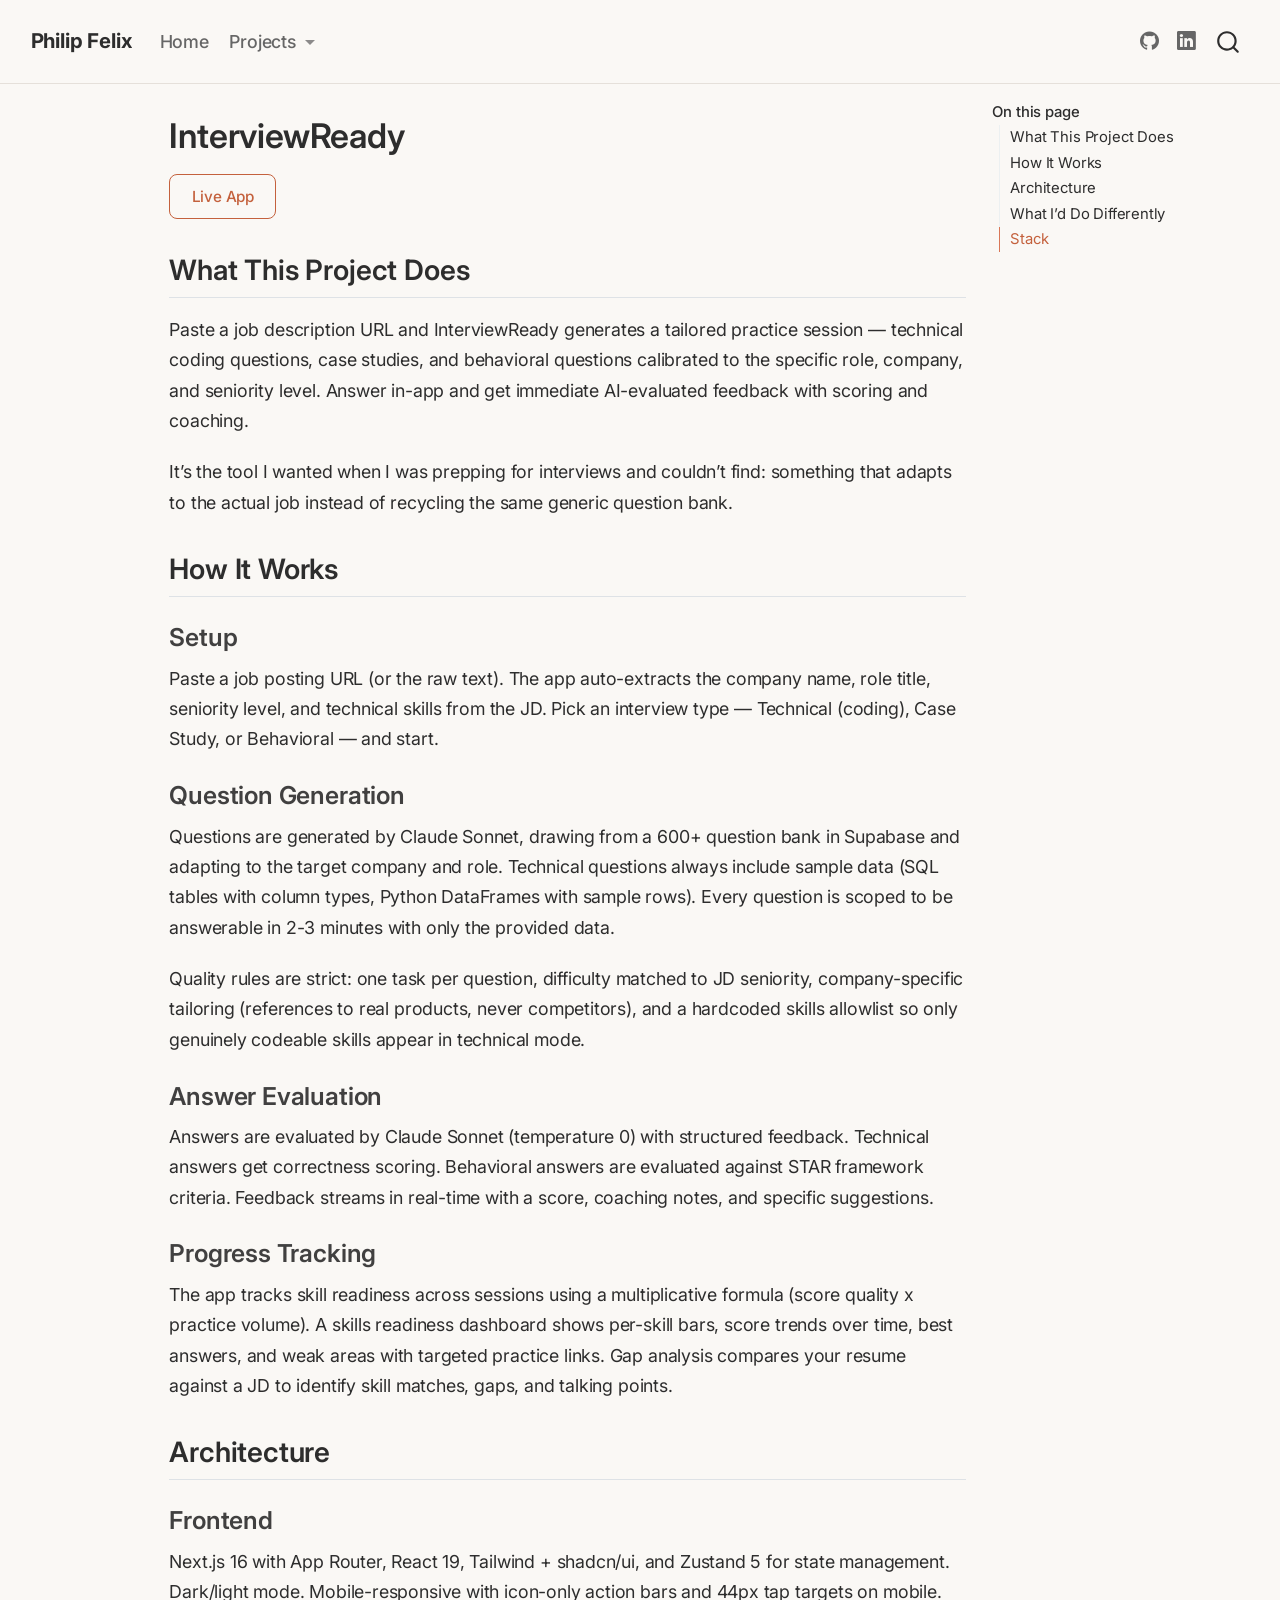
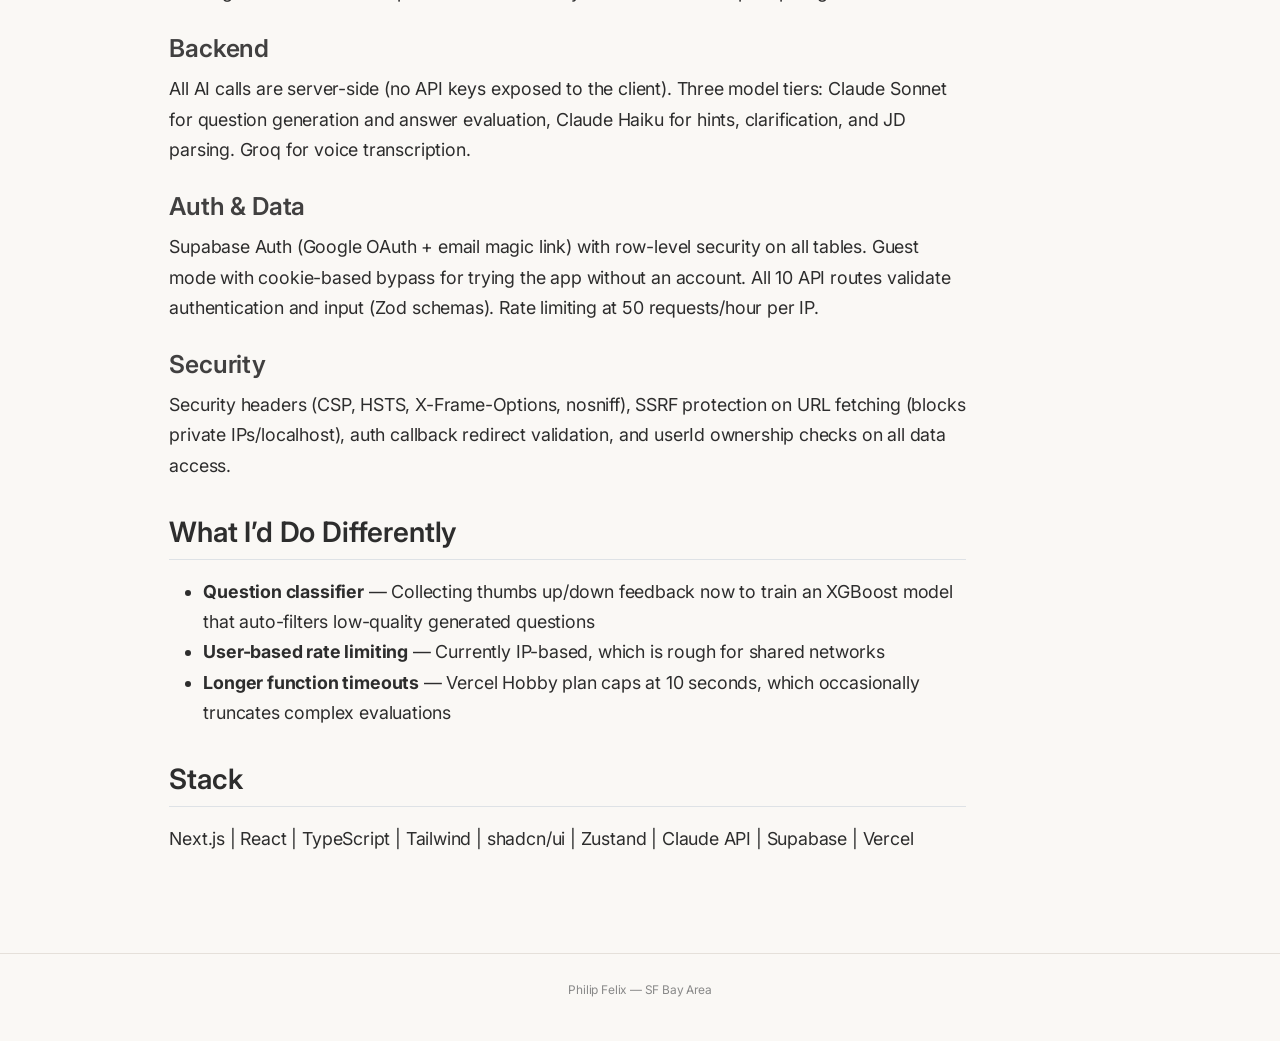
<file: docs/projects/interview-ready.html>
<!DOCTYPE html>
<html xmlns="http://www.w3.org/1999/xhtml" lang="en" xml:lang="en"><head>

<meta charset="utf-8">
<meta name="generator" content="quarto-1.9.36">

<meta name="viewport" content="width=device-width, initial-scale=1.0, user-scalable=yes">


<title>InterviewReady – Philip Felix</title>
<style>
/* Default styles provided by pandoc.
** See https://pandoc.org/MANUAL.html#variables-for-html for config info.
*/
code{white-space: pre-wrap;}
span.smallcaps{font-variant: small-caps;}
div.columns{display: flex; gap: min(4vw, 1.5em);}
div.column{flex: auto; overflow-x: auto;}
div.hanging-indent{margin-left: 1.5em; text-indent: -1.5em;}
ul.task-list{list-style: none;}
ul.task-list li input[type="checkbox"] {
  width: 0.8em;
  margin: 0 0.8em 0.2em -1em; /* quarto-specific, see https://github.com/quarto-dev/quarto-cli/issues/4556 */ 
  vertical-align: middle;
}
</style>


<script src="../site_libs/quarto-nav/quarto-nav.js"></script>
<script src="../site_libs/quarto-nav/headroom.min.js"></script>
<script src="../site_libs/clipboard/clipboard.min.js"></script>
<script src="../site_libs/quarto-search/autocomplete.umd.js"></script>
<script src="../site_libs/quarto-search/fuse.min.js"></script>
<script src="../site_libs/quarto-search/quarto-search.js"></script>
<meta name="quarto:offset" content="../">
<script src="../site_libs/quarto-html/quarto.js" type="module"></script>
<script src="../site_libs/quarto-html/tabsets/tabsets.js" type="module"></script>
<script src="../site_libs/quarto-html/popper.min.js"></script>
<script src="../site_libs/quarto-html/tippy.umd.min.js"></script>
<script src="../site_libs/quarto-html/anchor.min.js"></script>
<link href="../site_libs/quarto-html/tippy.css" rel="stylesheet">
<link href="../site_libs/quarto-html/quarto-syntax-highlighting-49c9dac6fae8e09f4ca8bec003b153f0.css" rel="stylesheet" id="quarto-text-highlighting-styles">
<script src="../site_libs/bootstrap/bootstrap.min.js"></script>
<link href="../site_libs/bootstrap/bootstrap-icons.css" rel="stylesheet">
<link href="../site_libs/bootstrap/bootstrap-f02336fbc942b9a5cca3d71ded698d51.min.css" rel="stylesheet" append-hash="true" id="quarto-bootstrap" data-mode="light">
<script id="quarto-search-options" type="application/json">{
  "location": "navbar",
  "copy-button": false,
  "collapse-after": 3,
  "panel-placement": "end",
  "type": "overlay",
  "limit": 50,
  "keyboard-shortcut": [
    "f",
    "/",
    "s"
  ],
  "show-item-context": false,
  "language": {
    "search-no-results-text": "No results",
    "search-matching-documents-text": "matching documents",
    "search-copy-link-title": "Copy link to search",
    "search-hide-matches-text": "Hide additional matches",
    "search-more-match-text": "more match in this document",
    "search-more-matches-text": "more matches in this document",
    "search-clear-button-title": "Clear",
    "search-text-placeholder": "",
    "search-detached-cancel-button-title": "Cancel",
    "search-submit-button-title": "Submit",
    "search-label": "Search"
  }
}</script>


</head>

<body class="nav-fixed quarto-light">

<div id="quarto-search-results"></div>
  <header id="quarto-header" class="headroom fixed-top">
    <nav class="navbar navbar-expand-lg " data-bs-theme="dark">
      <div class="navbar-container container-fluid">
      <div class="navbar-brand-container mx-auto">
    <a class="navbar-brand" href="../index.html">
    <span class="navbar-title">Philip Felix</span>
    </a>
  </div>
            <div id="quarto-search" class="" title="Search"></div>
          <button class="navbar-toggler" type="button" data-bs-toggle="collapse" data-bs-target="#navbarCollapse" aria-controls="navbarCollapse" role="menu" aria-expanded="false" aria-label="Toggle navigation" onclick="if (window.quartoToggleHeadroom) { window.quartoToggleHeadroom(); }">
  <span class="navbar-toggler-icon"></span>
</button>
          <div class="collapse navbar-collapse" id="navbarCollapse">
            <ul class="navbar-nav navbar-nav-scroll me-auto">
  <li class="nav-item">
    <a class="nav-link" href="../index.html"> 
<span class="menu-text">Home</span></a>
  </li>  
  <li class="nav-item dropdown ">
    <a class="nav-link dropdown-toggle" href="#" id="nav-menu-projects" role="link" data-bs-toggle="dropdown" aria-expanded="false">
 <span class="menu-text">Projects</span>
    </a>
    <ul class="dropdown-menu" aria-labelledby="nav-menu-projects">    
        <li>
    <a class="dropdown-item" href="../projects/ai-search-scorecard.html">
 <span class="dropdown-text">AI Search Visibility Scorecard</span></a>
  </li>  
        <li>
    <a class="dropdown-item" href="../projects/gtm-analytics-warehouse.html">
 <span class="dropdown-text">GTM Analytics Warehouse — dbt</span></a>
  </li>  
        <li>
    <a class="dropdown-item" href="../projects/enrich-eval.html">
 <span class="dropdown-text">EnrichEval — Transaction Enrichment Quality</span></a>
  </li>  
        <li>
    <a class="dropdown-item" href="../projects/lead-scoring.html">
 <span class="dropdown-text">Lead Scoring &amp; Buying Groups</span></a>
  </li>  
        <li>
    <a class="dropdown-item" href="../projects/title-normalizer.html">
 <span class="dropdown-text">Title Normalizer</span></a>
  </li>  
        <li>
    <a class="dropdown-item" href="../projects/context-agent.html">
 <span class="dropdown-text">Adaptive Analyst Agent</span></a>
  </li>  
        <li>
    <a class="dropdown-item" href="../projects/support-ticket-classification.html">
 <span class="dropdown-text">Support Ticket Classification</span></a>
  </li>  
    </ul>
  </li>
</ul>
            <ul class="navbar-nav navbar-nav-scroll ms-auto">
  <li class="nav-item compact">
    <a class="nav-link" href="https://github.com/pfelix828"> <i class="bi bi-github" role="img">
</i> 
<span class="menu-text"></span></a>
  </li>  
  <li class="nav-item compact">
    <a class="nav-link" href="https://linkedin.com/in/pfelix1"> <i class="bi bi-linkedin" role="img">
</i> 
<span class="menu-text"></span></a>
  </li>  
</ul>
          </div> <!-- /navcollapse -->
            <div class="quarto-navbar-tools">
</div>
      </div> <!-- /container-fluid -->
    </nav>
</header>
<!-- content -->
<div id="quarto-content" class="quarto-container page-columns page-rows-contents page-layout-article page-navbar">
<!-- sidebar -->
<!-- margin-sidebar -->
    <div id="quarto-margin-sidebar" class="sidebar margin-sidebar">
        <nav id="TOC" role="doc-toc" class="toc-active">
    <h2 id="toc-title">On this page</h2>
   
  <ul>
  <li><a href="#what-this-project-does" id="toc-what-this-project-does" class="nav-link active" data-scroll-target="#what-this-project-does">What This Project Does</a></li>
  <li><a href="#how-it-works" id="toc-how-it-works" class="nav-link" data-scroll-target="#how-it-works">How It Works</a>
  <ul class="collapse">
  <li><a href="#setup" id="toc-setup" class="nav-link" data-scroll-target="#setup">Setup</a></li>
  <li><a href="#question-generation" id="toc-question-generation" class="nav-link" data-scroll-target="#question-generation">Question Generation</a></li>
  <li><a href="#answer-evaluation" id="toc-answer-evaluation" class="nav-link" data-scroll-target="#answer-evaluation">Answer Evaluation</a></li>
  <li><a href="#progress-tracking" id="toc-progress-tracking" class="nav-link" data-scroll-target="#progress-tracking">Progress Tracking</a></li>
  </ul></li>
  <li><a href="#architecture" id="toc-architecture" class="nav-link" data-scroll-target="#architecture">Architecture</a>
  <ul class="collapse">
  <li><a href="#frontend" id="toc-frontend" class="nav-link" data-scroll-target="#frontend">Frontend</a></li>
  <li><a href="#backend" id="toc-backend" class="nav-link" data-scroll-target="#backend">Backend</a></li>
  <li><a href="#auth-data" id="toc-auth-data" class="nav-link" data-scroll-target="#auth-data">Auth &amp; Data</a></li>
  <li><a href="#security" id="toc-security" class="nav-link" data-scroll-target="#security">Security</a></li>
  </ul></li>
  <li><a href="#what-id-do-differently" id="toc-what-id-do-differently" class="nav-link" data-scroll-target="#what-id-do-differently">What I’d Do Differently</a></li>
  <li><a href="#stack" id="toc-stack" class="nav-link" data-scroll-target="#stack">Stack</a></li>
  </ul>
</nav>
    </div>
<!-- main -->
<main class="content" id="quarto-document-content">

<header id="title-block-header" class="quarto-title-block default">
<div class="quarto-title">
<h1 class="title">InterviewReady</h1>
</div>



<div class="quarto-title-meta">

    
  
    
  </div>
  


</header>


<p><a href="https://interview-ready.io" class="btn btn-outline-primary">Live App</a></p>
<section id="what-this-project-does" class="level2">
<h2 class="anchored" data-anchor-id="what-this-project-does">What This Project Does</h2>
<p>Paste a job description URL and InterviewReady generates a tailored practice session — technical coding questions, case studies, and behavioral questions calibrated to the specific role, company, and seniority level. Answer in-app and get immediate AI-evaluated feedback with scoring and coaching.</p>
<p>It’s the tool I wanted when I was prepping for interviews and couldn’t find: something that adapts to the actual job instead of recycling the same generic question bank.</p>
</section>
<section id="how-it-works" class="level2">
<h2 class="anchored" data-anchor-id="how-it-works">How It Works</h2>
<section id="setup" class="level3">
<h3 class="anchored" data-anchor-id="setup">Setup</h3>
<p>Paste a job posting URL (or the raw text). The app auto-extracts the company name, role title, seniority level, and technical skills from the JD. Pick an interview type — Technical (coding), Case Study, or Behavioral — and start.</p>
</section>
<section id="question-generation" class="level3">
<h3 class="anchored" data-anchor-id="question-generation">Question Generation</h3>
<p>Questions are generated by Claude Sonnet, drawing from a 600+ question bank in Supabase and adapting to the target company and role. Technical questions always include sample data (SQL tables with column types, Python DataFrames with sample rows). Every question is scoped to be answerable in 2-3 minutes with only the provided data.</p>
<p>Quality rules are strict: one task per question, difficulty matched to JD seniority, company-specific tailoring (references to real products, never competitors), and a hardcoded skills allowlist so only genuinely codeable skills appear in technical mode.</p>
</section>
<section id="answer-evaluation" class="level3">
<h3 class="anchored" data-anchor-id="answer-evaluation">Answer Evaluation</h3>
<p>Answers are evaluated by Claude Sonnet (temperature 0) with structured feedback. Technical answers get correctness scoring. Behavioral answers are evaluated against STAR framework criteria. Feedback streams in real-time with a score, coaching notes, and specific suggestions.</p>
</section>
<section id="progress-tracking" class="level3">
<h3 class="anchored" data-anchor-id="progress-tracking">Progress Tracking</h3>
<p>The app tracks skill readiness across sessions using a multiplicative formula (score quality x practice volume). A skills readiness dashboard shows per-skill bars, score trends over time, best answers, and weak areas with targeted practice links. Gap analysis compares your resume against a JD to identify skill matches, gaps, and talking points.</p>
</section>
</section>
<section id="architecture" class="level2">
<h2 class="anchored" data-anchor-id="architecture">Architecture</h2>
<section id="frontend" class="level3">
<h3 class="anchored" data-anchor-id="frontend">Frontend</h3>
<p>Next.js 16 with App Router, React 19, Tailwind + shadcn/ui, and Zustand 5 for state management. Dark/light mode. Mobile-responsive with icon-only action bars and 44px tap targets on mobile.</p>
</section>
<section id="backend" class="level3">
<h3 class="anchored" data-anchor-id="backend">Backend</h3>
<p>All AI calls are server-side (no API keys exposed to the client). Three model tiers: Claude Sonnet for question generation and answer evaluation, Claude Haiku for hints, clarification, and JD parsing. Groq for voice transcription.</p>
</section>
<section id="auth-data" class="level3">
<h3 class="anchored" data-anchor-id="auth-data">Auth &amp; Data</h3>
<p>Supabase Auth (Google OAuth + email magic link) with row-level security on all tables. Guest mode with cookie-based bypass for trying the app without an account. All 10 API routes validate authentication and input (Zod schemas). Rate limiting at 50 requests/hour per IP.</p>
</section>
<section id="security" class="level3">
<h3 class="anchored" data-anchor-id="security">Security</h3>
<p>Security headers (CSP, HSTS, X-Frame-Options, nosniff), SSRF protection on URL fetching (blocks private IPs/localhost), auth callback redirect validation, and userId ownership checks on all data access.</p>
</section>
</section>
<section id="what-id-do-differently" class="level2">
<h2 class="anchored" data-anchor-id="what-id-do-differently">What I’d Do Differently</h2>
<ul>
<li><strong>Question classifier</strong> — Collecting thumbs up/down feedback now to train an XGBoost model that auto-filters low-quality generated questions</li>
<li><strong>User-based rate limiting</strong> — Currently IP-based, which is rough for shared networks</li>
<li><strong>Longer function timeouts</strong> — Vercel Hobby plan caps at 10 seconds, which occasionally truncates complex evaluations</li>
</ul>
</section>
<section id="stack" class="level2">
<h2 class="anchored" data-anchor-id="stack">Stack</h2>
<p>Next.js | React | TypeScript | Tailwind | shadcn/ui | Zustand | Claude API | Supabase | Vercel</p>


</section>

</main> <!-- /main -->
<script id="quarto-html-after-body" type="application/javascript">
  window.document.addEventListener("DOMContentLoaded", function (event) {
    const icon = "";
    const anchorJS = new window.AnchorJS();
    anchorJS.options = {
      placement: 'right',
      icon: icon
    };
    anchorJS.add('.anchored');
    const isCodeAnnotation = (el) => {
      for (const clz of el.classList) {
        if (clz.startsWith('code-annotation-')) {                     
          return true;
        }
      }
      return false;
    }
    const onCopySuccess = function(e) {
      // button target
      const button = e.trigger;
      // don't keep focus
      button.blur();
      // flash "checked"
      button.classList.add('code-copy-button-checked');
      var currentTitle = button.getAttribute("title");
      button.setAttribute("title", "Copied!");
      let tooltip;
      if (window.bootstrap) {
        button.setAttribute("data-bs-toggle", "tooltip");
        button.setAttribute("data-bs-placement", "left");
        button.setAttribute("data-bs-title", "Copied!");
        tooltip = new bootstrap.Tooltip(button, 
          { trigger: "manual", 
            customClass: "code-copy-button-tooltip",
            offset: [0, -8]});
        tooltip.show();    
      }
      setTimeout(function() {
        if (tooltip) {
          tooltip.hide();
          button.removeAttribute("data-bs-title");
          button.removeAttribute("data-bs-toggle");
          button.removeAttribute("data-bs-placement");
        }
        button.setAttribute("title", currentTitle);
        button.classList.remove('code-copy-button-checked');
      }, 1000);
      // clear code selection
      e.clearSelection();
    }
    const getTextToCopy = function(trigger) {
      const outerScaffold = trigger.parentElement.cloneNode(true);
      const codeEl = outerScaffold.querySelector('code');
      for (const childEl of codeEl.children) {
        if (isCodeAnnotation(childEl)) {
          childEl.remove();
        }
      }
      return codeEl.innerText;
    }
    const clipboard = new window.ClipboardJS('.code-copy-button:not([data-in-quarto-modal])', {
      text: getTextToCopy
    });
    clipboard.on('success', onCopySuccess);
    if (window.document.getElementById('quarto-embedded-source-code-modal')) {
      const clipboardModal = new window.ClipboardJS('.code-copy-button[data-in-quarto-modal]', {
        text: getTextToCopy,
        container: window.document.getElementById('quarto-embedded-source-code-modal')
      });
      clipboardModal.on('success', onCopySuccess);
    }
      var localhostRegex = new RegExp(/^(?:http|https):\/\/localhost\:?[0-9]*\//);
      var mailtoRegex = new RegExp(/^mailto:/);
        var filterRegex = new RegExp('/' + window.location.host + '/');
      var isInternal = (href) => {
          return filterRegex.test(href) || localhostRegex.test(href) || mailtoRegex.test(href);
      }
      // Inspect non-navigation links and adorn them if external
     var links = window.document.querySelectorAll('a[href]:not(.nav-link):not(.navbar-brand):not(.toc-action):not(.sidebar-link):not(.sidebar-item-toggle):not(.pagination-link):not(.no-external):not([aria-hidden]):not(.dropdown-item):not(.quarto-navigation-tool):not(.about-link)');
      for (var i=0; i<links.length; i++) {
        const link = links[i];
        if (!isInternal(link.href)) {
          // undo the damage that might have been done by quarto-nav.js in the case of
          // links that we want to consider external
          if (link.dataset.originalHref !== undefined) {
            link.href = link.dataset.originalHref;
          }
        }
      }
    function tippyHover(el, contentFn, onTriggerFn, onUntriggerFn) {
      const config = {
        allowHTML: true,
        maxWidth: 500,
        delay: 100,
        arrow: false,
        appendTo: function(el) {
            return el.parentElement;
        },
        interactive: true,
        interactiveBorder: 10,
        theme: 'quarto',
        placement: 'bottom-start',
      };
      if (contentFn) {
        config.content = contentFn;
      }
      if (onTriggerFn) {
        config.onTrigger = onTriggerFn;
      }
      if (onUntriggerFn) {
        config.onUntrigger = onUntriggerFn;
      }
      window.tippy(el, config); 
    }
    const noterefs = window.document.querySelectorAll('a[role="doc-noteref"]');
    for (var i=0; i<noterefs.length; i++) {
      const ref = noterefs[i];
      tippyHover(ref, function() {
        // use id or data attribute instead here
        let href = ref.getAttribute('data-footnote-href') || ref.getAttribute('href');
        try { href = new URL(href).hash; } catch {}
        const id = href.replace(/^#\/?/, "");
        const note = window.document.getElementById(id);
        if (note) {
          return note.innerHTML;
        } else {
          return "";
        }
      });
    }
    const xrefs = window.document.querySelectorAll('a.quarto-xref');
    const processXRef = (id, note) => {
      // Strip column container classes
      const stripColumnClz = (el) => {
        el.classList.remove("page-full", "page-columns");
        if (el.children) {
          for (const child of el.children) {
            stripColumnClz(child);
          }
        }
      }
      stripColumnClz(note)
      if (id === null || id.startsWith('sec-')) {
        // Special case sections, only their first couple elements
        const container = document.createElement("div");
        if (note.children && note.children.length > 2) {
          container.appendChild(note.children[0].cloneNode(true));
          for (let i = 1; i < note.children.length; i++) {
            const child = note.children[i];
            if (child.tagName === "P" && child.innerText === "") {
              continue;
            } else {
              container.appendChild(child.cloneNode(true));
              break;
            }
          }
          if (window.Quarto?.typesetMath) {
            window.Quarto.typesetMath(container);
          }
          return container.innerHTML
        } else {
          if (window.Quarto?.typesetMath) {
            window.Quarto.typesetMath(note);
          }
          return note.innerHTML;
        }
      } else {
        // Remove any anchor links if they are present
        const anchorLink = note.querySelector('a.anchorjs-link');
        if (anchorLink) {
          anchorLink.remove();
        }
        if (window.Quarto?.typesetMath) {
          window.Quarto.typesetMath(note);
        }
        if (note.classList.contains("callout")) {
          return note.outerHTML;
        } else {
          return note.innerHTML;
        }
      }
    }
    for (var i=0; i<xrefs.length; i++) {
      const xref = xrefs[i];
      tippyHover(xref, undefined, function(instance) {
        instance.disable();
        let url = xref.getAttribute('href');
        let hash = undefined; 
        if (url.startsWith('#')) {
          hash = url;
        } else {
          try { hash = new URL(url).hash; } catch {}
        }
        if (hash) {
          const id = hash.replace(/^#\/?/, "");
          const note = window.document.getElementById(id);
          if (note !== null) {
            try {
              const html = processXRef(id, note.cloneNode(true));
              instance.setContent(html);
            } finally {
              instance.enable();
              instance.show();
            }
          } else {
            // See if we can fetch this
            fetch(url.split('#')[0])
            .then(res => res.text())
            .then(html => {
              const parser = new DOMParser();
              const htmlDoc = parser.parseFromString(html, "text/html");
              const note = htmlDoc.getElementById(id);
              if (note !== null) {
                const html = processXRef(id, note);
                instance.setContent(html);
              } 
            }).finally(() => {
              instance.enable();
              instance.show();
            });
          }
        } else {
          // See if we can fetch a full url (with no hash to target)
          // This is a special case and we should probably do some content thinning / targeting
          fetch(url)
          .then(res => res.text())
          .then(html => {
            const parser = new DOMParser();
            const htmlDoc = parser.parseFromString(html, "text/html");
            const note = htmlDoc.querySelector('main.content');
            if (note !== null) {
              // This should only happen for chapter cross references
              // (since there is no id in the URL)
              // remove the first header
              if (note.children.length > 0 && note.children[0].tagName === "HEADER") {
                note.children[0].remove();
              }
              const html = processXRef(null, note);
              instance.setContent(html);
            } 
          }).finally(() => {
            instance.enable();
            instance.show();
          });
        }
      }, function(instance) {
      });
    }
        let selectedAnnoteEl;
        const selectorForAnnotation = ( cell, annotation) => {
          let cellAttr = 'data-code-cell="' + cell + '"';
          let lineAttr = 'data-code-annotation="' +  annotation + '"';
          const selector = 'span[' + cellAttr + '][' + lineAttr + ']';
          return selector;
        }
        const selectCodeLines = (annoteEl) => {
          const doc = window.document;
          const targetCell = annoteEl.getAttribute("data-target-cell");
          const targetAnnotation = annoteEl.getAttribute("data-target-annotation");
          const annoteSpan = window.document.querySelector(selectorForAnnotation(targetCell, targetAnnotation));
          const lines = annoteSpan.getAttribute("data-code-lines").split(",");
          const lineIds = lines.map((line) => {
            return targetCell + "-" + line;
          })
          let top = null;
          let height = null;
          let parent = null;
          if (lineIds.length > 0) {
              //compute the position of the single el (top and bottom and make a div)
              const el = window.document.getElementById(lineIds[0]);
              top = el.offsetTop;
              height = el.offsetHeight;
              parent = el.parentElement.parentElement;
            if (lineIds.length > 1) {
              const lastEl = window.document.getElementById(lineIds[lineIds.length - 1]);
              const bottom = lastEl.offsetTop + lastEl.offsetHeight;
              height = bottom - top;
            }
            if (top !== null && height !== null && parent !== null) {
              // cook up a div (if necessary) and position it 
              let div = window.document.getElementById("code-annotation-line-highlight");
              if (div === null) {
                div = window.document.createElement("div");
                div.setAttribute("id", "code-annotation-line-highlight");
                div.style.position = 'absolute';
                parent.appendChild(div);
              }
              div.style.top = top - 2 + "px";
              div.style.height = height + 4 + "px";
              div.style.left = 0;
              let gutterDiv = window.document.getElementById("code-annotation-line-highlight-gutter");
              if (gutterDiv === null) {
                gutterDiv = window.document.createElement("div");
                gutterDiv.setAttribute("id", "code-annotation-line-highlight-gutter");
                gutterDiv.style.position = 'absolute';
                const codeCell = window.document.getElementById(targetCell);
                const gutter = codeCell.querySelector('.code-annotation-gutter');
                gutter.appendChild(gutterDiv);
              }
              gutterDiv.style.top = top - 2 + "px";
              gutterDiv.style.height = height + 4 + "px";
            }
            selectedAnnoteEl = annoteEl;
          }
        };
        const unselectCodeLines = () => {
          const elementsIds = ["code-annotation-line-highlight", "code-annotation-line-highlight-gutter"];
          elementsIds.forEach((elId) => {
            const div = window.document.getElementById(elId);
            if (div) {
              div.remove();
            }
          });
          selectedAnnoteEl = undefined;
        };
          // Handle positioning of the toggle
      window.addEventListener(
        "resize",
        throttle(() => {
          elRect = undefined;
          if (selectedAnnoteEl) {
            selectCodeLines(selectedAnnoteEl);
          }
        }, 10)
      );
      function throttle(fn, ms) {
      let throttle = false;
      let timer;
        return (...args) => {
          if(!throttle) { // first call gets through
              fn.apply(this, args);
              throttle = true;
          } else { // all the others get throttled
              if(timer) clearTimeout(timer); // cancel #2
              timer = setTimeout(() => {
                fn.apply(this, args);
                timer = throttle = false;
              }, ms);
          }
        };
      }
        // Attach click handler to the DT
        const annoteDls = window.document.querySelectorAll('dt[data-target-cell]');
        for (const annoteDlNode of annoteDls) {
          annoteDlNode.addEventListener('click', (event) => {
            const clickedEl = event.target;
            if (clickedEl !== selectedAnnoteEl) {
              unselectCodeLines();
              const activeEl = window.document.querySelector('dt[data-target-cell].code-annotation-active');
              if (activeEl) {
                activeEl.classList.remove('code-annotation-active');
              }
              selectCodeLines(clickedEl);
              clickedEl.classList.add('code-annotation-active');
            } else {
              // Unselect the line
              unselectCodeLines();
              clickedEl.classList.remove('code-annotation-active');
            }
          });
        }
    const findCites = (el) => {
      const parentEl = el.parentElement;
      if (parentEl) {
        const cites = parentEl.dataset.cites;
        if (cites) {
          return {
            el,
            cites: cites.split(' ')
          };
        } else {
          return findCites(el.parentElement)
        }
      } else {
        return undefined;
      }
    };
    var bibliorefs = window.document.querySelectorAll('a[role="doc-biblioref"]');
    for (var i=0; i<bibliorefs.length; i++) {
      const ref = bibliorefs[i];
      const citeInfo = findCites(ref);
      if (citeInfo) {
        tippyHover(citeInfo.el, function() {
          var popup = window.document.createElement('div');
          citeInfo.cites.forEach(function(cite) {
            var citeDiv = window.document.createElement('div');
            citeDiv.classList.add('hanging-indent');
            citeDiv.classList.add('csl-entry');
            var biblioDiv = window.document.getElementById('ref-' + cite);
            if (biblioDiv) {
              citeDiv.innerHTML = biblioDiv.innerHTML;
            }
            popup.appendChild(citeDiv);
          });
          return popup.innerHTML;
        });
      }
    }
  });
  </script>
</div> <!-- /content -->
<footer class="footer">
  <div class="nav-footer">
    <div class="nav-footer-left">
      &nbsp;
    </div>   
    <div class="nav-footer-center">
<p>Philip Felix — SF Bay Area</p>
</div>
    <div class="nav-footer-right">
      &nbsp;
    </div>
  </div>
</footer>
<script data-goatcounter="https://pfelix.goatcounter.com/count" async="" src="//gc.zgo.at/count.js"></script>




</body></html>
</file>
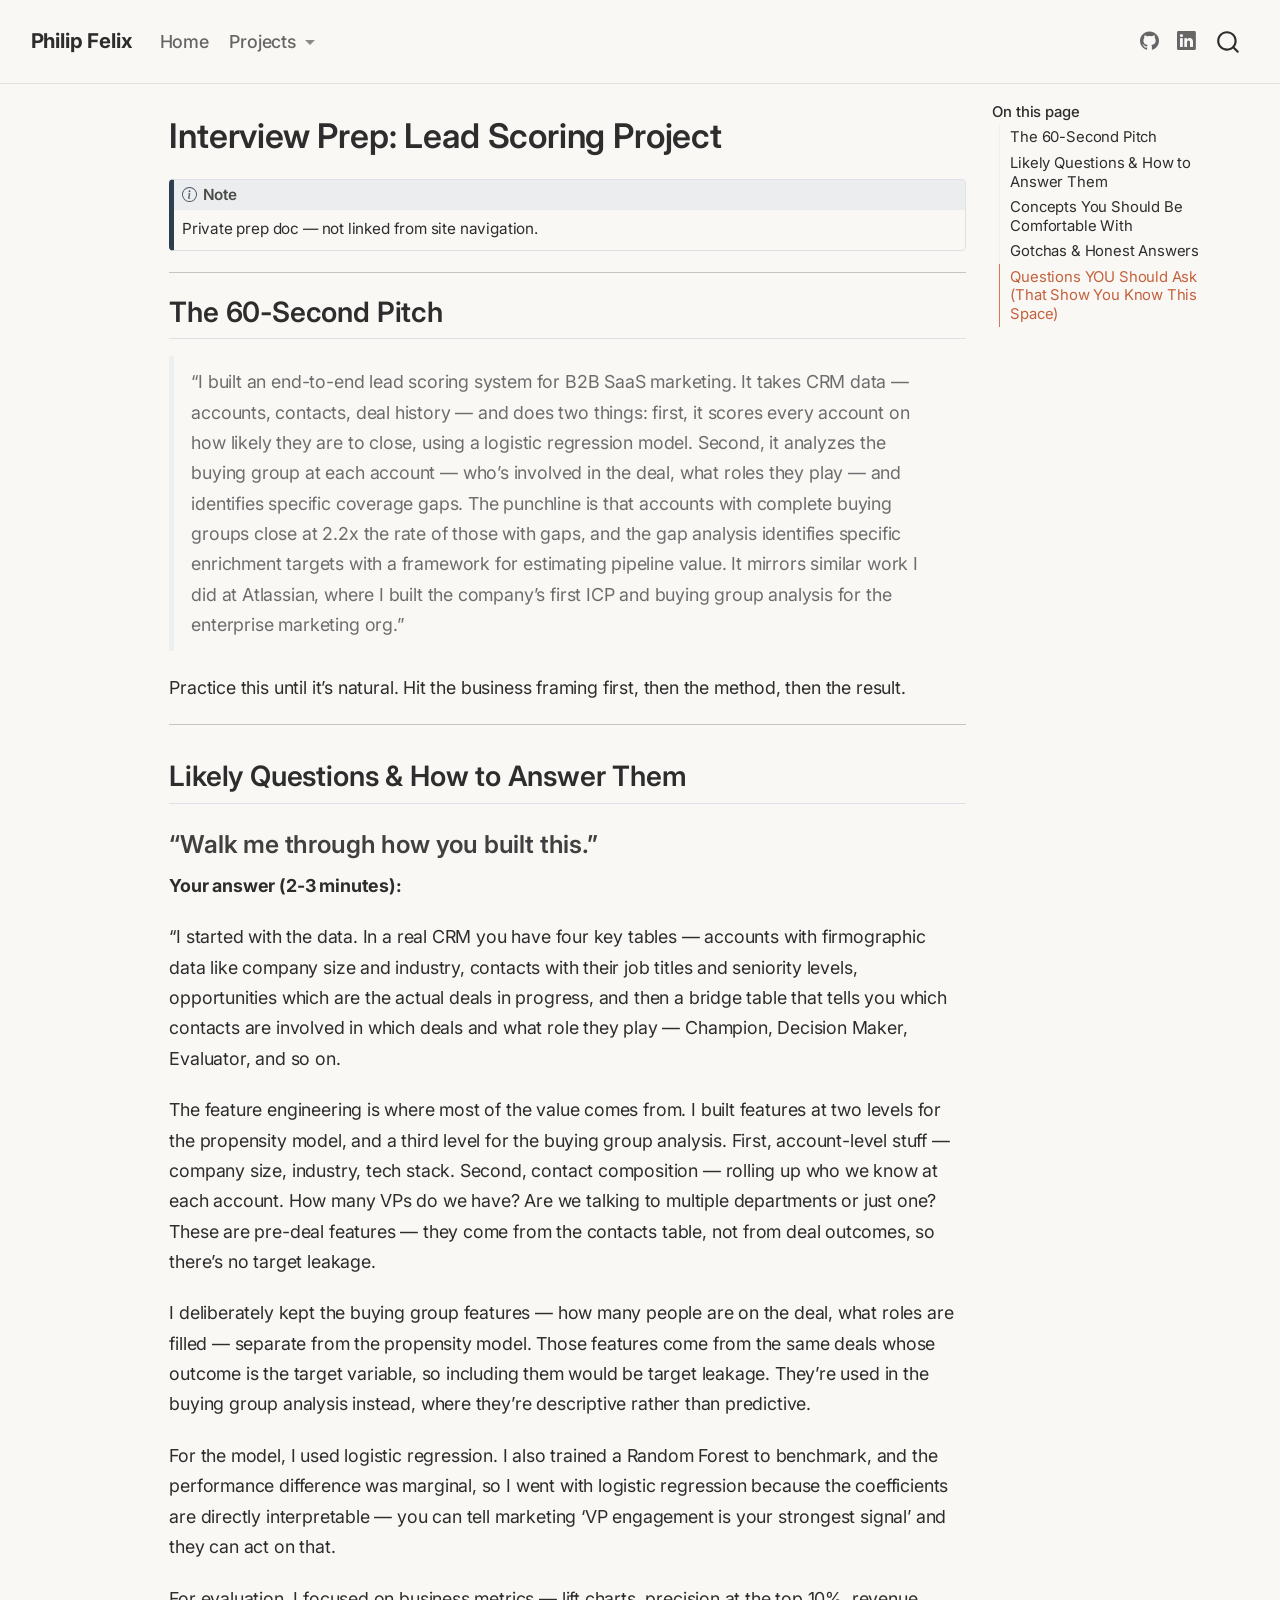
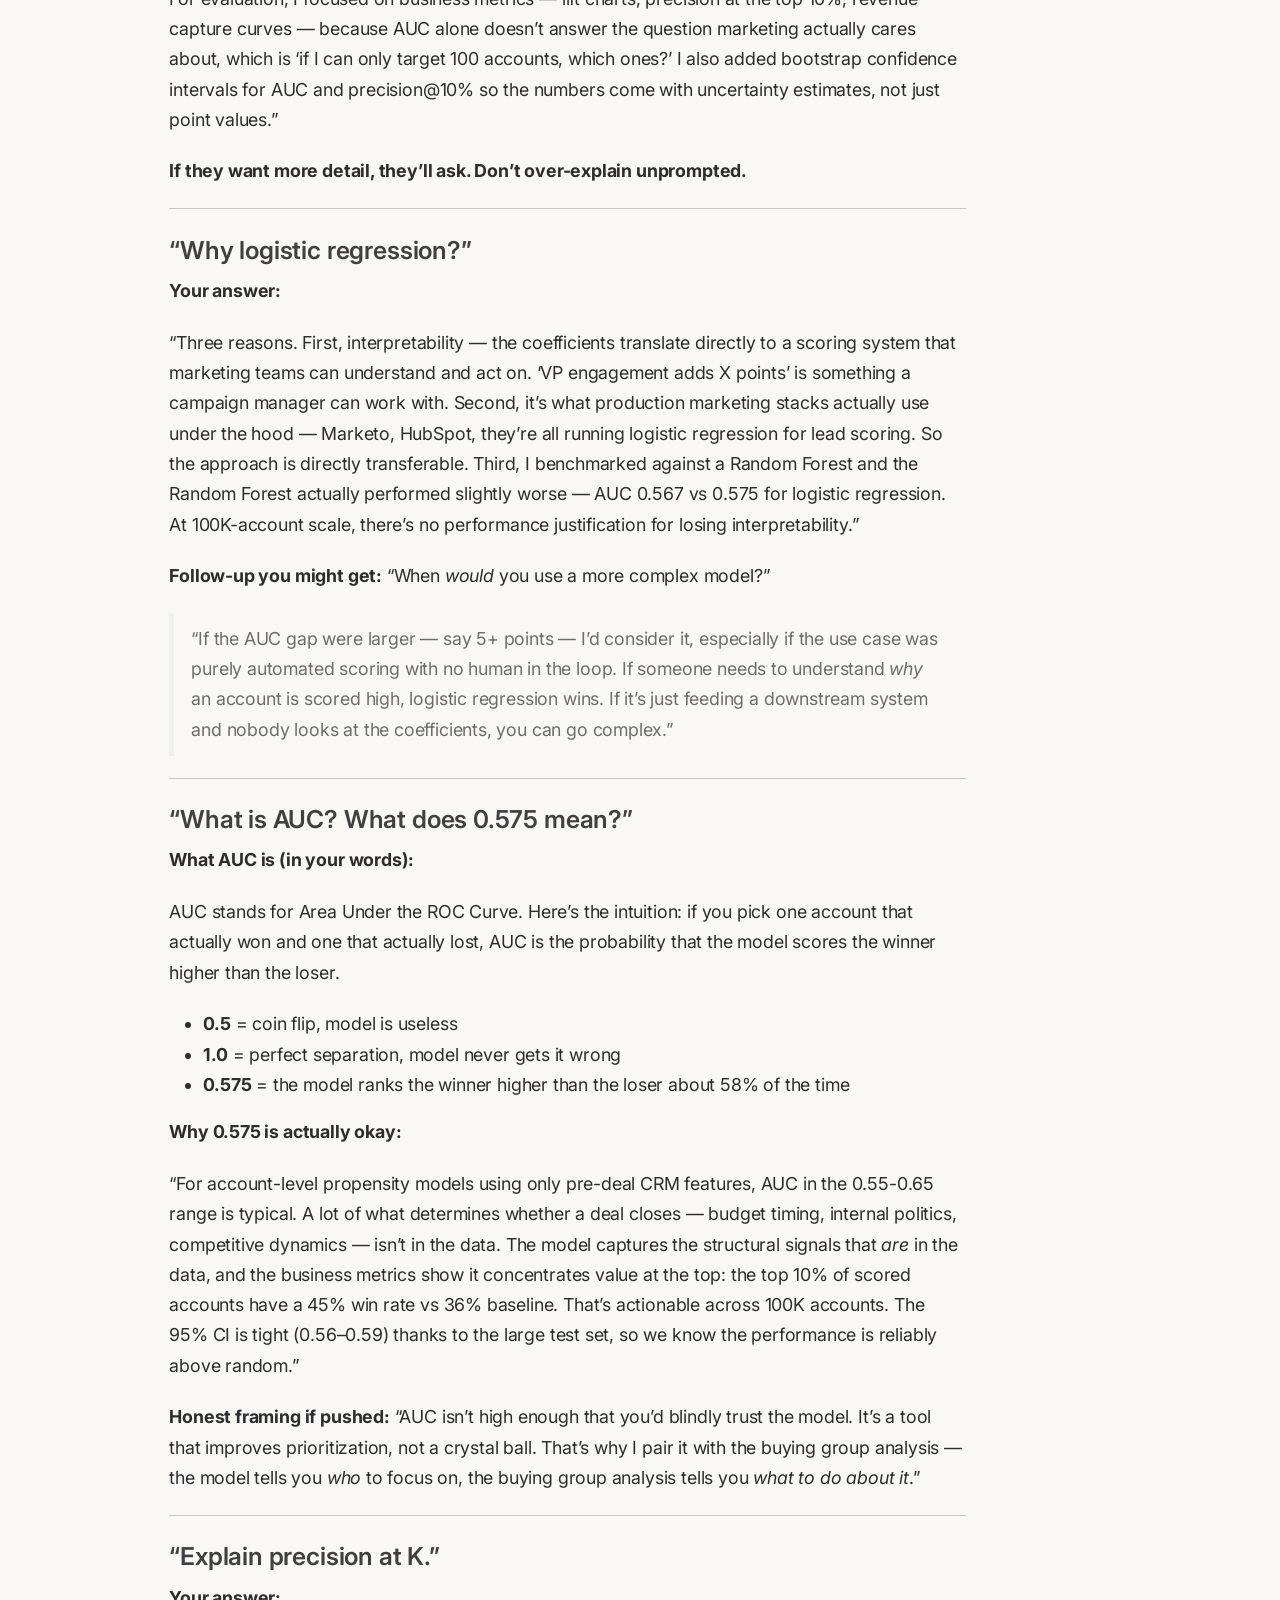
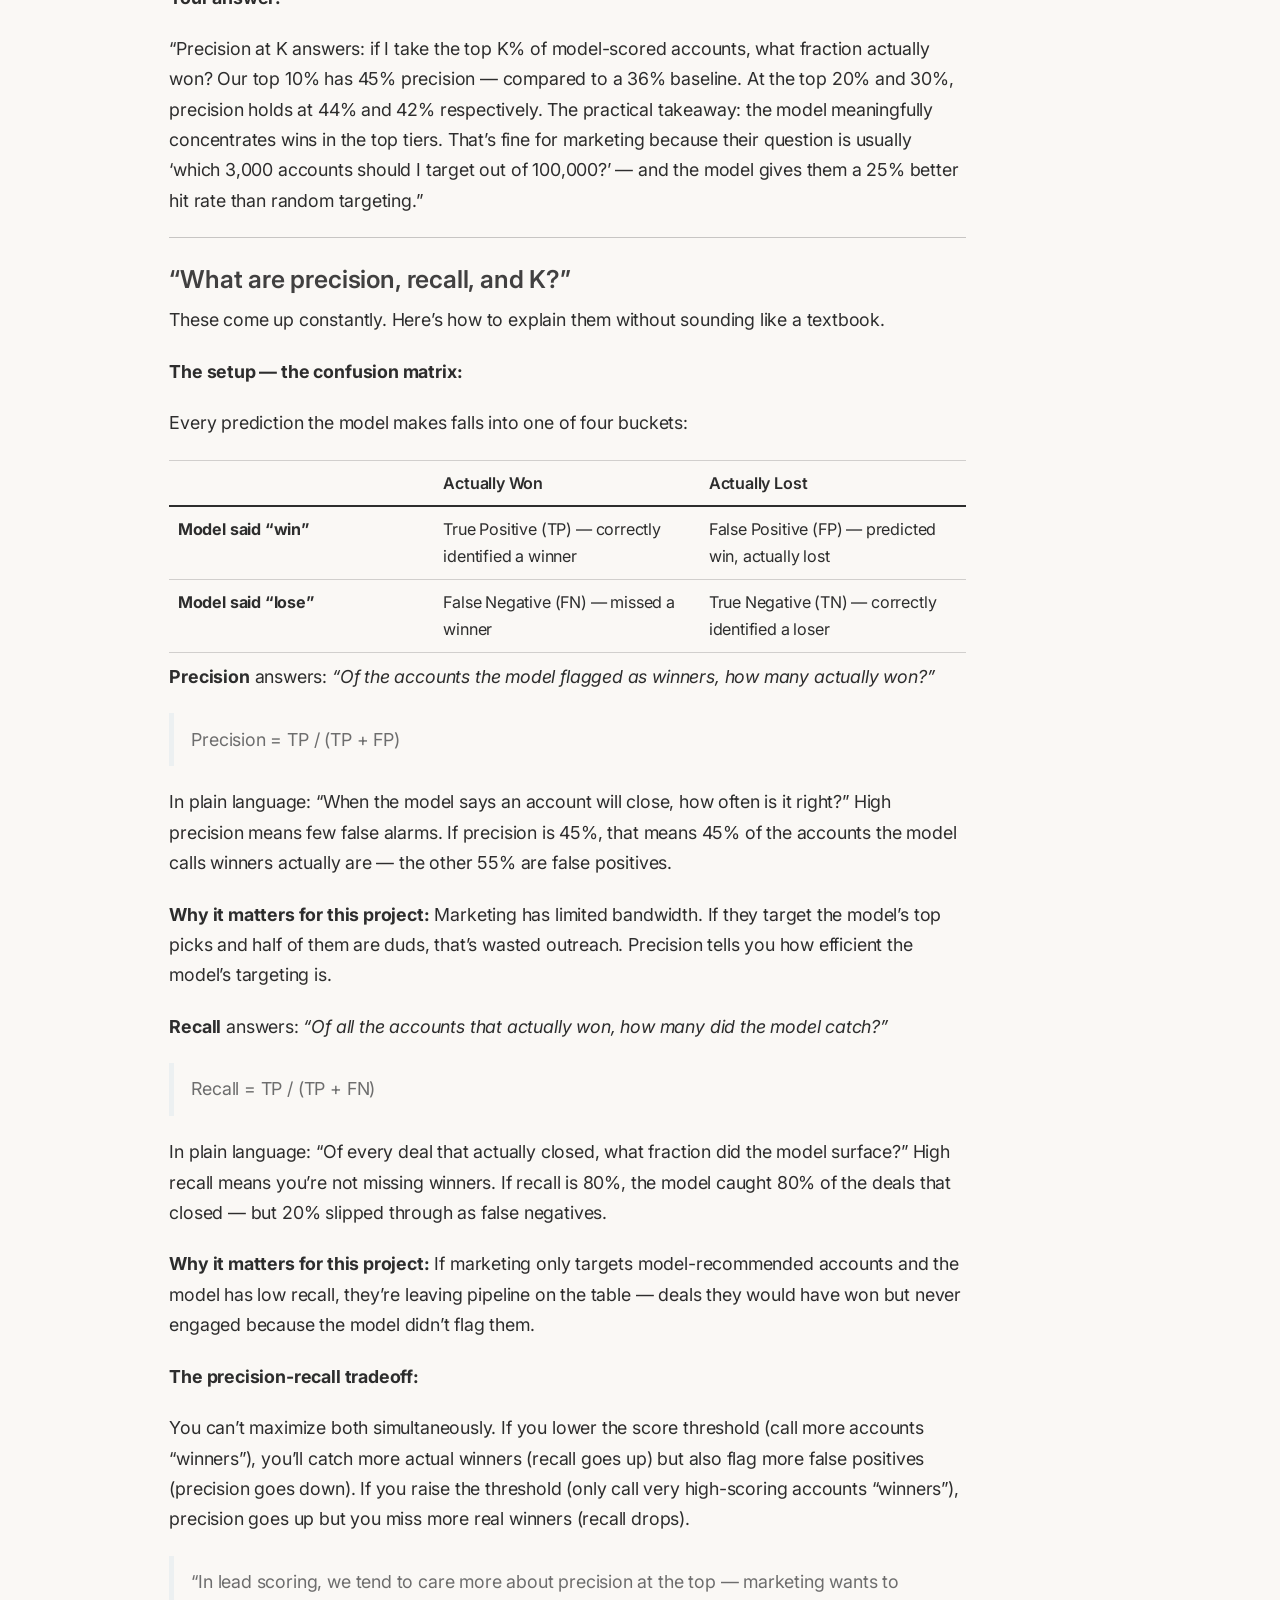
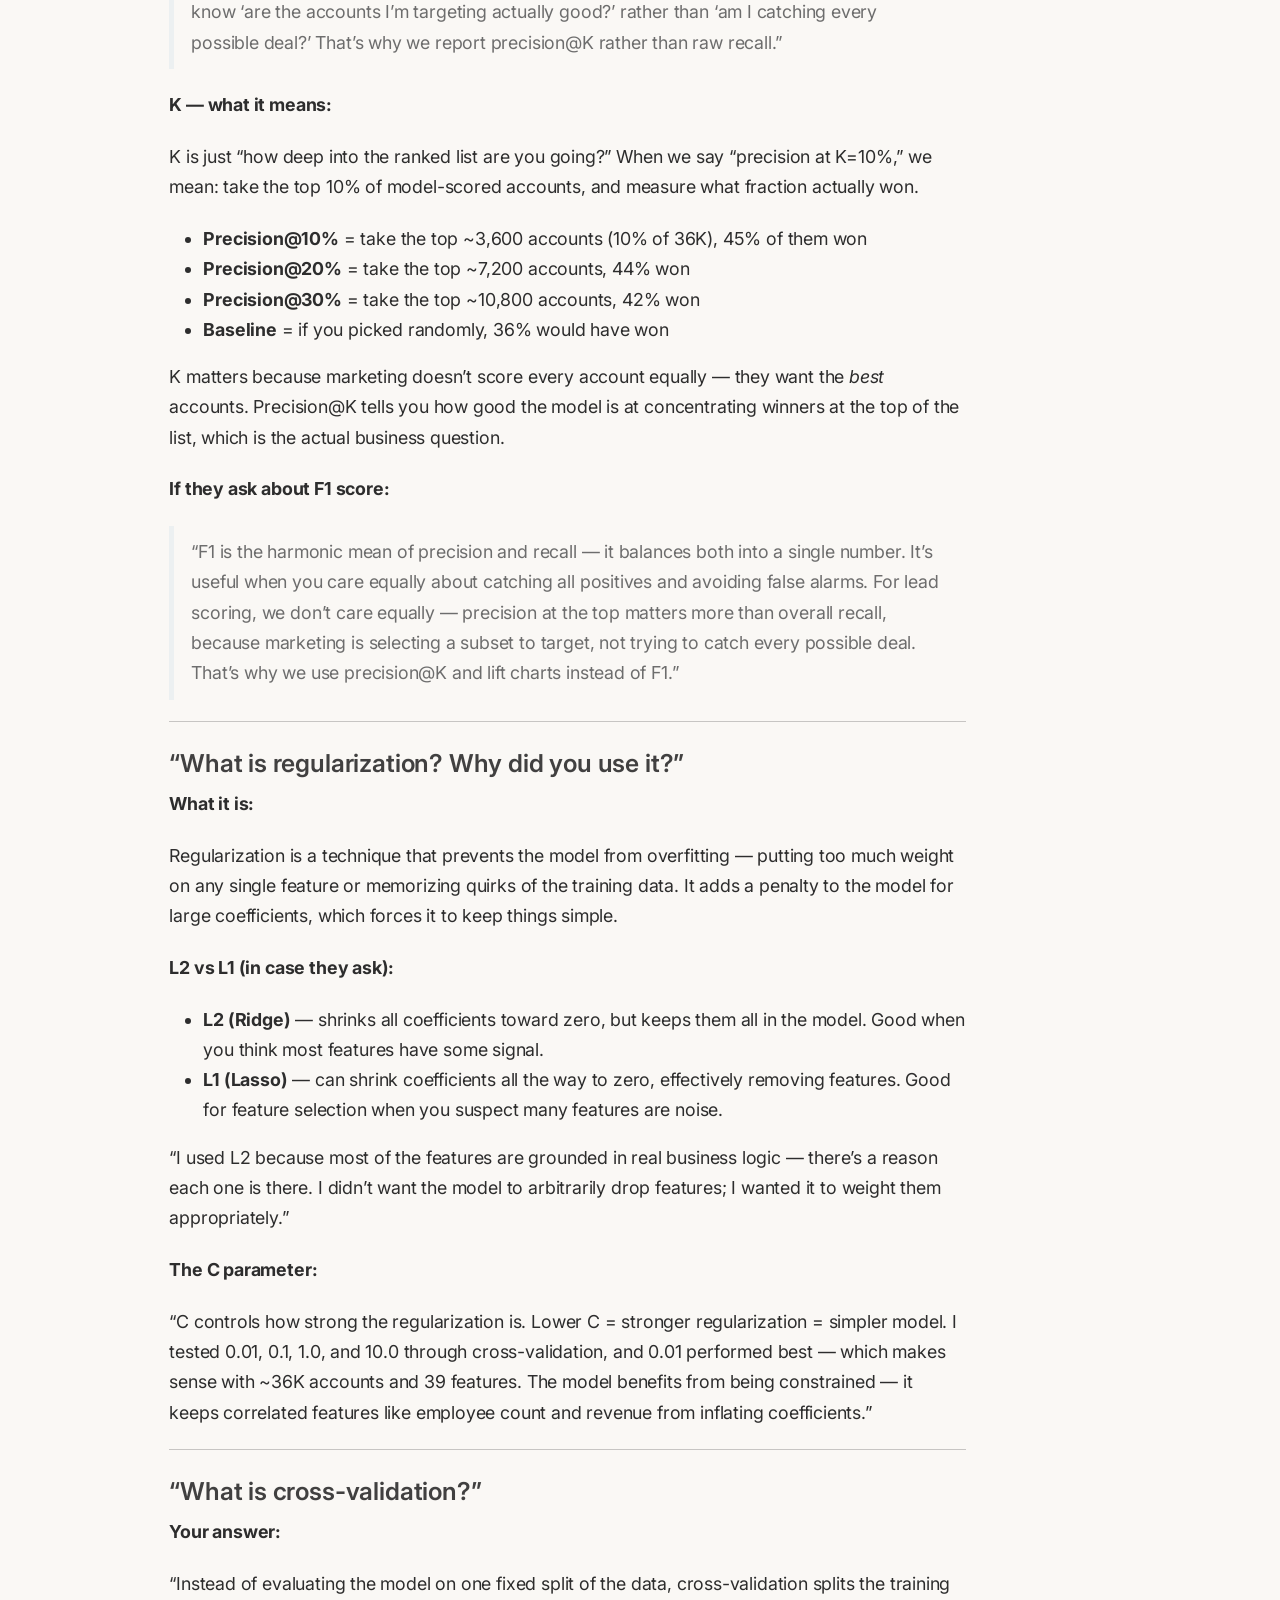
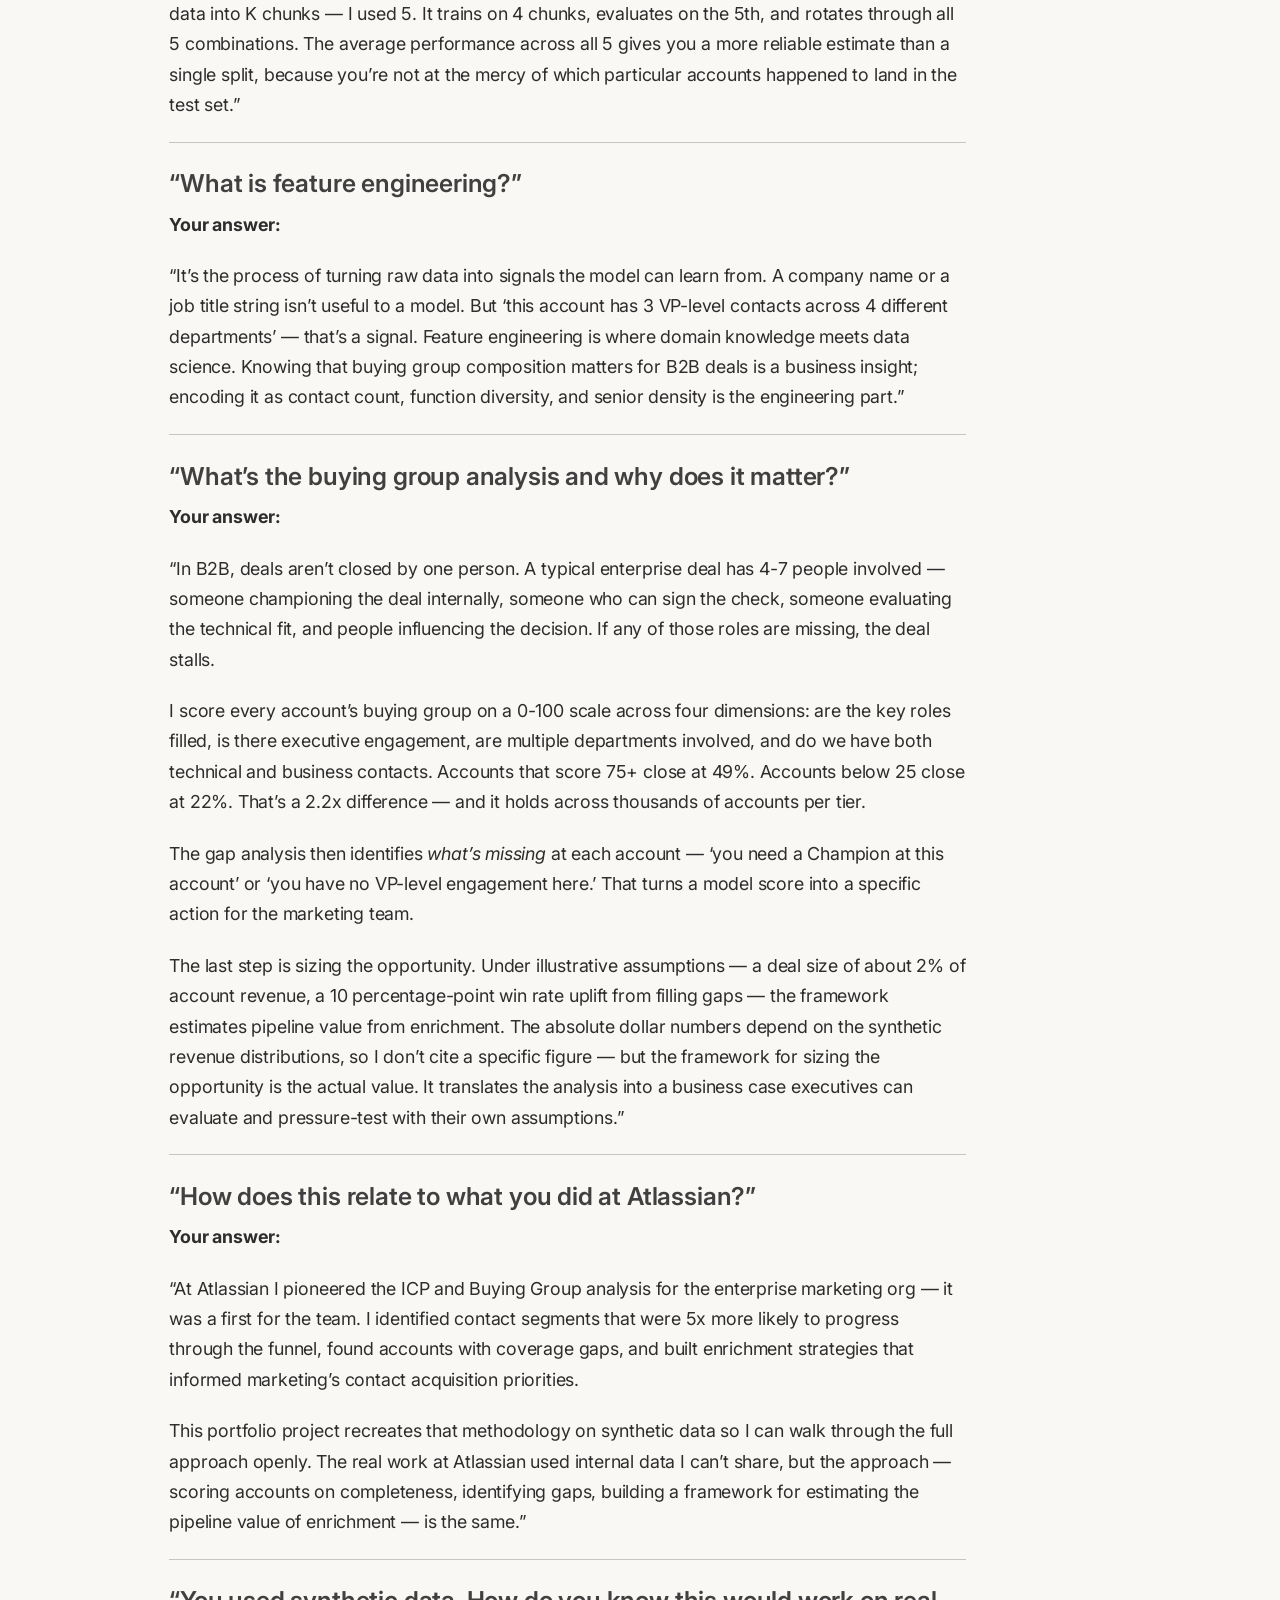
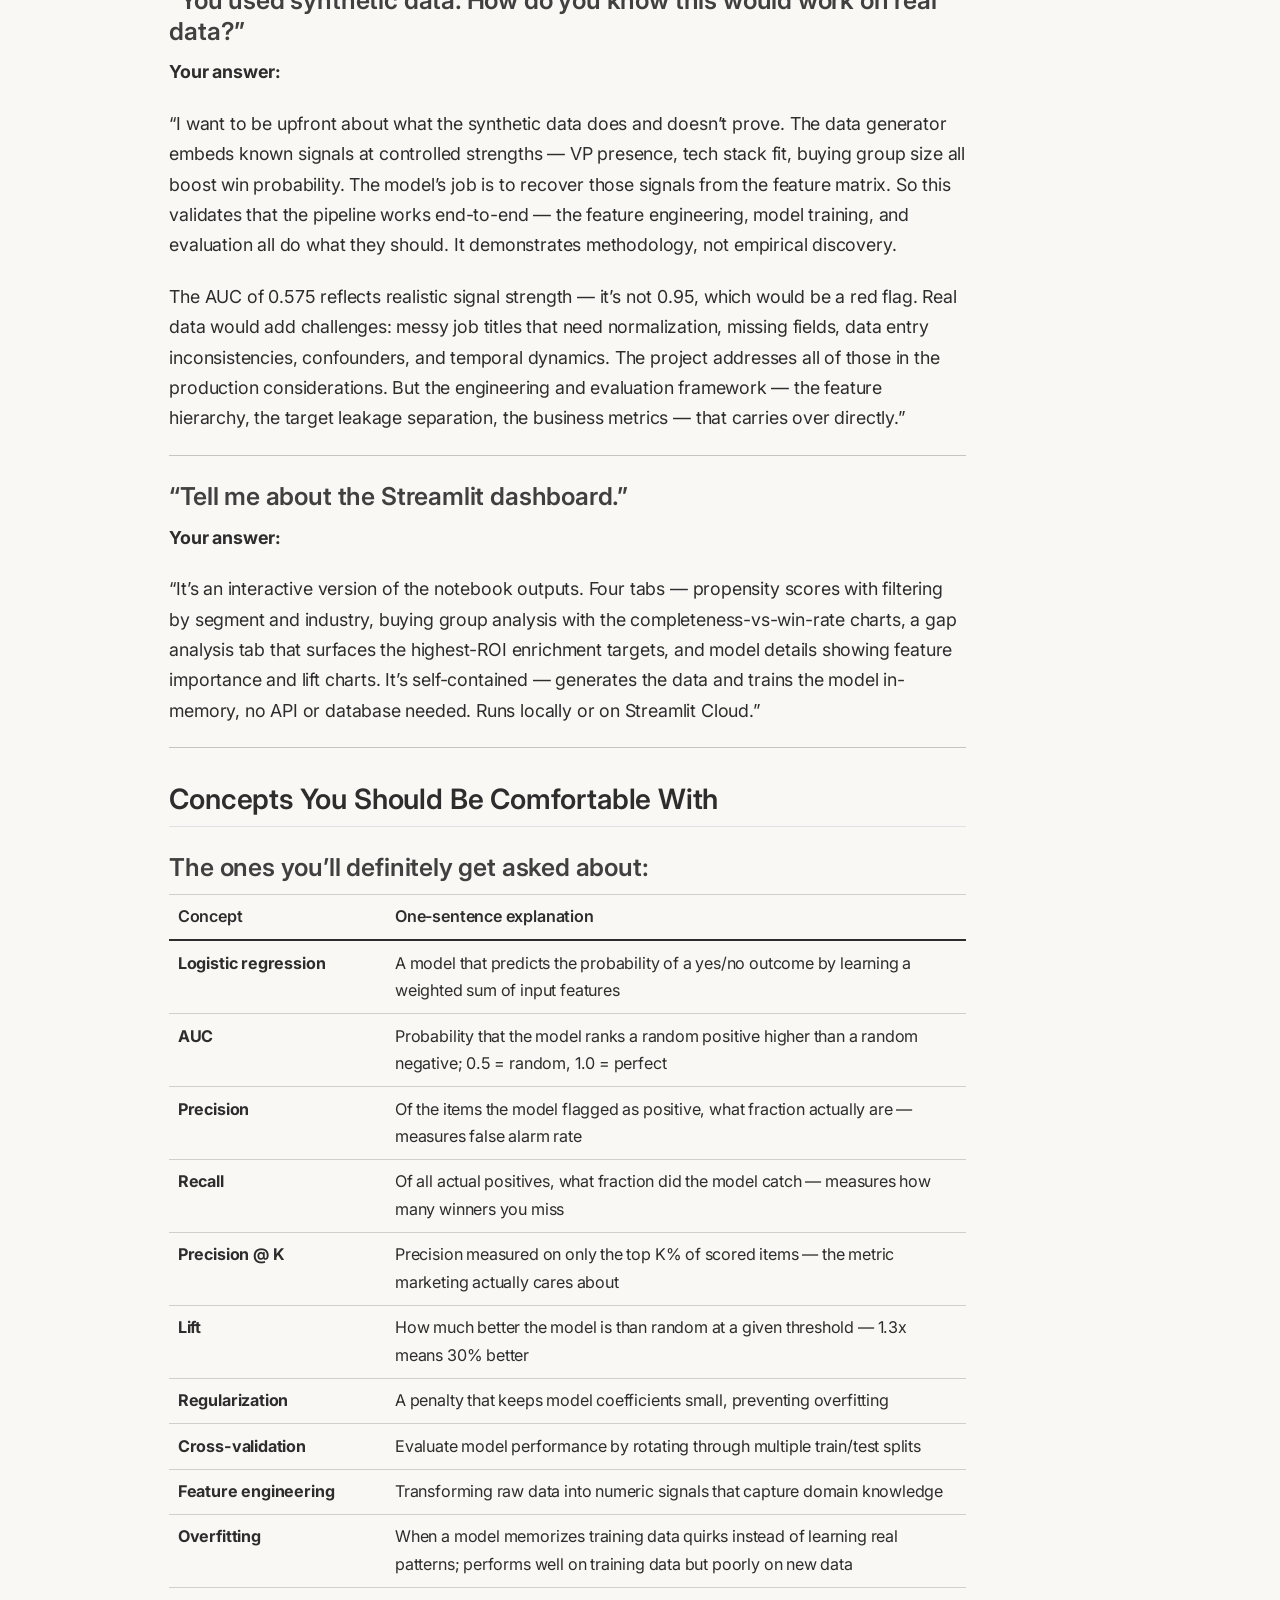
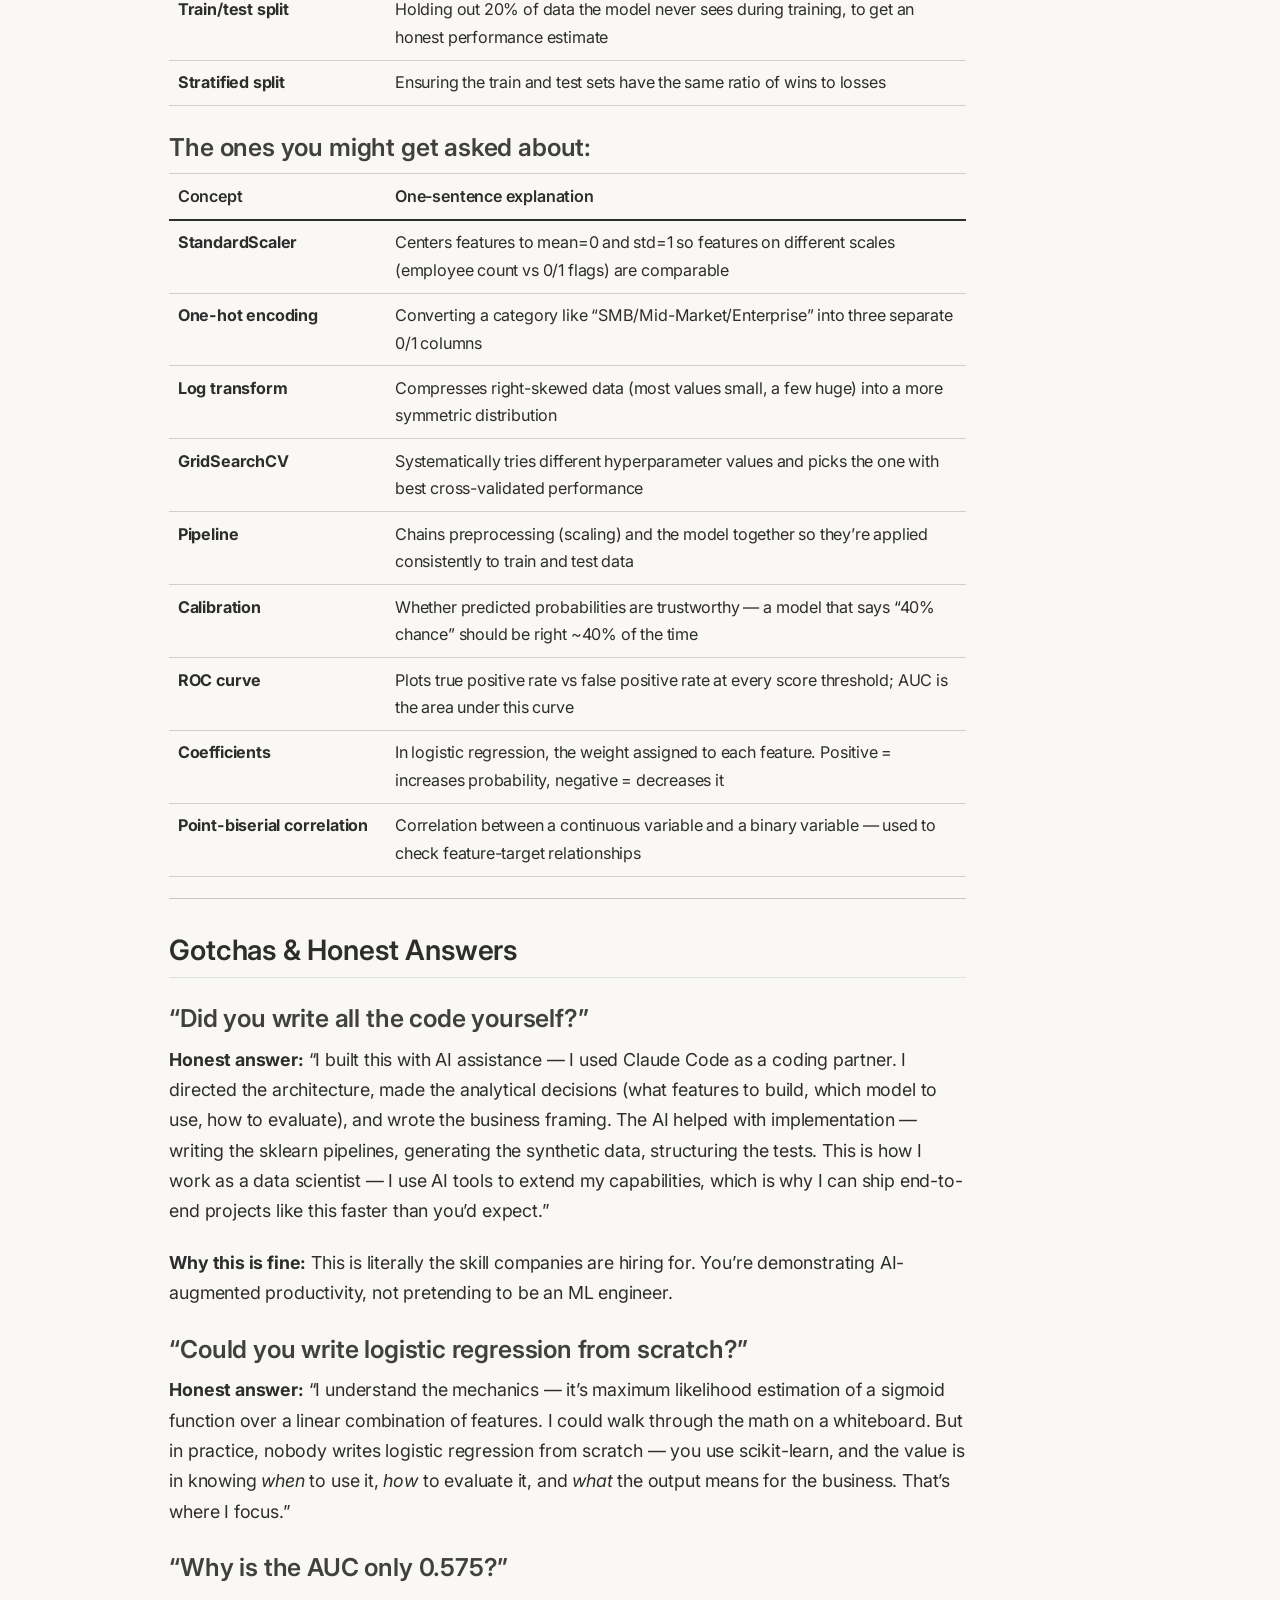
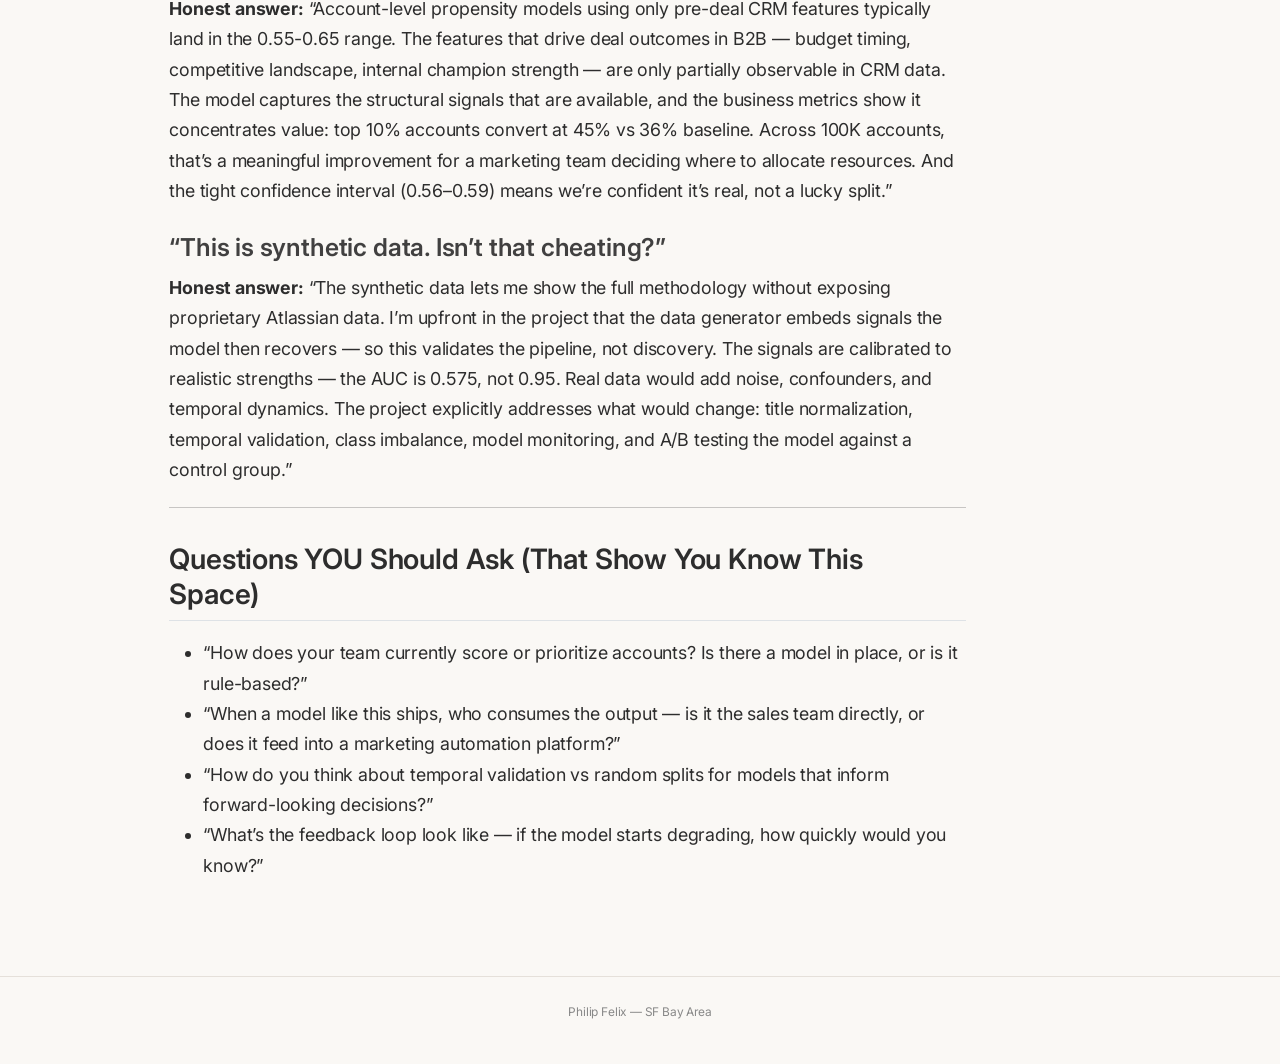
<file: docs/projects/lead-scoring-prep.html>
<!DOCTYPE html>
<html xmlns="http://www.w3.org/1999/xhtml" lang="en" xml:lang="en"><head>

<meta charset="utf-8">
<meta name="generator" content="quarto-1.9.36">

<meta name="viewport" content="width=device-width, initial-scale=1.0, user-scalable=yes">


<title>Interview Prep: Lead Scoring Project – Philip Felix</title>
<style>
/* Default styles provided by pandoc.
** See https://pandoc.org/MANUAL.html#variables-for-html for config info.
*/
code{white-space: pre-wrap;}
span.smallcaps{font-variant: small-caps;}
div.columns{display: flex; gap: min(4vw, 1.5em);}
div.column{flex: auto; overflow-x: auto;}
div.hanging-indent{margin-left: 1.5em; text-indent: -1.5em;}
ul.task-list{list-style: none;}
ul.task-list li input[type="checkbox"] {
  width: 0.8em;
  margin: 0 0.8em 0.2em -1em; /* quarto-specific, see https://github.com/quarto-dev/quarto-cli/issues/4556 */ 
  vertical-align: middle;
}
</style>


<script src="../site_libs/quarto-nav/quarto-nav.js"></script>
<script src="../site_libs/quarto-nav/headroom.min.js"></script>
<script src="../site_libs/clipboard/clipboard.min.js"></script>
<script src="../site_libs/quarto-search/autocomplete.umd.js"></script>
<script src="../site_libs/quarto-search/fuse.min.js"></script>
<script src="../site_libs/quarto-search/quarto-search.js"></script>
<meta name="quarto:offset" content="../">
<script src="../site_libs/quarto-html/quarto.js" type="module"></script>
<script src="../site_libs/quarto-html/tabsets/tabsets.js" type="module"></script>
<script src="../site_libs/quarto-html/popper.min.js"></script>
<script src="../site_libs/quarto-html/tippy.umd.min.js"></script>
<script src="../site_libs/quarto-html/anchor.min.js"></script>
<link href="../site_libs/quarto-html/tippy.css" rel="stylesheet">
<link href="../site_libs/quarto-html/quarto-syntax-highlighting-49c9dac6fae8e09f4ca8bec003b153f0.css" rel="stylesheet" id="quarto-text-highlighting-styles">
<script src="../site_libs/bootstrap/bootstrap.min.js"></script>
<link href="../site_libs/bootstrap/bootstrap-icons.css" rel="stylesheet">
<link href="../site_libs/bootstrap/bootstrap-f02336fbc942b9a5cca3d71ded698d51.min.css" rel="stylesheet" append-hash="true" id="quarto-bootstrap" data-mode="light">
<script id="quarto-search-options" type="application/json">{
  "location": "navbar",
  "copy-button": false,
  "collapse-after": 3,
  "panel-placement": "end",
  "type": "overlay",
  "limit": 50,
  "keyboard-shortcut": [
    "f",
    "/",
    "s"
  ],
  "show-item-context": false,
  "language": {
    "search-no-results-text": "No results",
    "search-matching-documents-text": "matching documents",
    "search-copy-link-title": "Copy link to search",
    "search-hide-matches-text": "Hide additional matches",
    "search-more-match-text": "more match in this document",
    "search-more-matches-text": "more matches in this document",
    "search-clear-button-title": "Clear",
    "search-text-placeholder": "",
    "search-detached-cancel-button-title": "Cancel",
    "search-submit-button-title": "Submit",
    "search-label": "Search"
  }
}</script>


</head>

<body class="nav-fixed quarto-light">

<div id="quarto-search-results"></div>
  <header id="quarto-header" class="headroom fixed-top">
    <nav class="navbar navbar-expand-lg " data-bs-theme="dark">
      <div class="navbar-container container-fluid">
      <div class="navbar-brand-container mx-auto">
    <a class="navbar-brand" href="../index.html">
    <span class="navbar-title">Philip Felix</span>
    </a>
  </div>
            <div id="quarto-search" class="" title="Search"></div>
          <button class="navbar-toggler" type="button" data-bs-toggle="collapse" data-bs-target="#navbarCollapse" aria-controls="navbarCollapse" role="menu" aria-expanded="false" aria-label="Toggle navigation" onclick="if (window.quartoToggleHeadroom) { window.quartoToggleHeadroom(); }">
  <span class="navbar-toggler-icon"></span>
</button>
          <div class="collapse navbar-collapse" id="navbarCollapse">
            <ul class="navbar-nav navbar-nav-scroll me-auto">
  <li class="nav-item">
    <a class="nav-link" href="../index.html"> 
<span class="menu-text">Home</span></a>
  </li>  
  <li class="nav-item dropdown ">
    <a class="nav-link dropdown-toggle" href="#" id="nav-menu-projects" role="link" data-bs-toggle="dropdown" aria-expanded="false">
 <span class="menu-text">Projects</span>
    </a>
    <ul class="dropdown-menu" aria-labelledby="nav-menu-projects">    
        <li>
    <a class="dropdown-item" href="../projects/ai-search-scorecard.html">
 <span class="dropdown-text">AI Search Visibility Scorecard</span></a>
  </li>  
        <li>
    <a class="dropdown-item" href="../projects/gtm-analytics-warehouse.html">
 <span class="dropdown-text">GTM Analytics Warehouse — dbt</span></a>
  </li>  
        <li>
    <a class="dropdown-item" href="../projects/enrich-eval.html">
 <span class="dropdown-text">EnrichEval — Transaction Enrichment Quality</span></a>
  </li>  
        <li>
    <a class="dropdown-item" href="../projects/lead-scoring.html">
 <span class="dropdown-text">Lead Scoring &amp; Buying Groups</span></a>
  </li>  
        <li>
    <a class="dropdown-item" href="../projects/title-normalizer.html">
 <span class="dropdown-text">Title Normalizer</span></a>
  </li>  
        <li>
    <a class="dropdown-item" href="../projects/context-agent.html">
 <span class="dropdown-text">Adaptive Analyst Agent</span></a>
  </li>  
        <li>
    <a class="dropdown-item" href="../projects/support-ticket-classification.html">
 <span class="dropdown-text">Support Ticket Classification</span></a>
  </li>  
    </ul>
  </li>
</ul>
            <ul class="navbar-nav navbar-nav-scroll ms-auto">
  <li class="nav-item compact">
    <a class="nav-link" href="https://github.com/pfelix828"> <i class="bi bi-github" role="img">
</i> 
<span class="menu-text"></span></a>
  </li>  
  <li class="nav-item compact">
    <a class="nav-link" href="https://linkedin.com/in/pfelix1"> <i class="bi bi-linkedin" role="img">
</i> 
<span class="menu-text"></span></a>
  </li>  
</ul>
          </div> <!-- /navcollapse -->
            <div class="quarto-navbar-tools">
</div>
      </div> <!-- /container-fluid -->
    </nav>
</header>
<!-- content -->
<div id="quarto-content" class="quarto-container page-columns page-rows-contents page-layout-article page-navbar">
<!-- sidebar -->
<!-- margin-sidebar -->
    <div id="quarto-margin-sidebar" class="sidebar margin-sidebar">
        <nav id="TOC" role="doc-toc" class="toc-active">
    <h2 id="toc-title">On this page</h2>
   
  <ul>
  <li><a href="#the-60-second-pitch" id="toc-the-60-second-pitch" class="nav-link active" data-scroll-target="#the-60-second-pitch">The 60-Second Pitch</a></li>
  <li><a href="#likely-questions-how-to-answer-them" id="toc-likely-questions-how-to-answer-them" class="nav-link" data-scroll-target="#likely-questions-how-to-answer-them">Likely Questions &amp; How to Answer Them</a>
  <ul class="collapse">
  <li><a href="#walk-me-through-how-you-built-this." id="toc-walk-me-through-how-you-built-this." class="nav-link" data-scroll-target="#walk-me-through-how-you-built-this.">“Walk me through how you built this.”</a></li>
  <li><a href="#why-logistic-regression" id="toc-why-logistic-regression" class="nav-link" data-scroll-target="#why-logistic-regression">“Why logistic regression?”</a></li>
  <li><a href="#what-is-auc-what-does-0.575-mean" id="toc-what-is-auc-what-does-0.575-mean" class="nav-link" data-scroll-target="#what-is-auc-what-does-0.575-mean">“What is AUC? What does 0.575 mean?”</a></li>
  <li><a href="#explain-precision-at-k." id="toc-explain-precision-at-k." class="nav-link" data-scroll-target="#explain-precision-at-k.">“Explain precision at K.”</a></li>
  <li><a href="#what-are-precision-recall-and-k" id="toc-what-are-precision-recall-and-k" class="nav-link" data-scroll-target="#what-are-precision-recall-and-k">“What are precision, recall, and K?”</a></li>
  <li><a href="#what-is-regularization-why-did-you-use-it" id="toc-what-is-regularization-why-did-you-use-it" class="nav-link" data-scroll-target="#what-is-regularization-why-did-you-use-it">“What is regularization? Why did you use it?”</a></li>
  <li><a href="#what-is-cross-validation" id="toc-what-is-cross-validation" class="nav-link" data-scroll-target="#what-is-cross-validation">“What is cross-validation?”</a></li>
  <li><a href="#what-is-feature-engineering" id="toc-what-is-feature-engineering" class="nav-link" data-scroll-target="#what-is-feature-engineering">“What is feature engineering?”</a></li>
  <li><a href="#whats-the-buying-group-analysis-and-why-does-it-matter" id="toc-whats-the-buying-group-analysis-and-why-does-it-matter" class="nav-link" data-scroll-target="#whats-the-buying-group-analysis-and-why-does-it-matter">“What’s the buying group analysis and why does it matter?”</a></li>
  <li><a href="#how-does-this-relate-to-what-you-did-at-atlassian" id="toc-how-does-this-relate-to-what-you-did-at-atlassian" class="nav-link" data-scroll-target="#how-does-this-relate-to-what-you-did-at-atlassian">“How does this relate to what you did at Atlassian?”</a></li>
  <li><a href="#you-used-synthetic-data.-how-do-you-know-this-would-work-on-real-data" id="toc-you-used-synthetic-data.-how-do-you-know-this-would-work-on-real-data" class="nav-link" data-scroll-target="#you-used-synthetic-data.-how-do-you-know-this-would-work-on-real-data">“You used synthetic data. How do you know this would work on real data?”</a></li>
  <li><a href="#tell-me-about-the-streamlit-dashboard." id="toc-tell-me-about-the-streamlit-dashboard." class="nav-link" data-scroll-target="#tell-me-about-the-streamlit-dashboard.">“Tell me about the Streamlit dashboard.”</a></li>
  </ul></li>
  <li><a href="#concepts-you-should-be-comfortable-with" id="toc-concepts-you-should-be-comfortable-with" class="nav-link" data-scroll-target="#concepts-you-should-be-comfortable-with">Concepts You Should Be Comfortable With</a>
  <ul class="collapse">
  <li><a href="#the-ones-youll-definitely-get-asked-about" id="toc-the-ones-youll-definitely-get-asked-about" class="nav-link" data-scroll-target="#the-ones-youll-definitely-get-asked-about">The ones you’ll definitely get asked about:</a></li>
  <li><a href="#the-ones-you-might-get-asked-about" id="toc-the-ones-you-might-get-asked-about" class="nav-link" data-scroll-target="#the-ones-you-might-get-asked-about">The ones you might get asked about:</a></li>
  </ul></li>
  <li><a href="#gotchas-honest-answers" id="toc-gotchas-honest-answers" class="nav-link" data-scroll-target="#gotchas-honest-answers">Gotchas &amp; Honest Answers</a>
  <ul class="collapse">
  <li><a href="#did-you-write-all-the-code-yourself" id="toc-did-you-write-all-the-code-yourself" class="nav-link" data-scroll-target="#did-you-write-all-the-code-yourself">“Did you write all the code yourself?”</a></li>
  <li><a href="#could-you-write-logistic-regression-from-scratch" id="toc-could-you-write-logistic-regression-from-scratch" class="nav-link" data-scroll-target="#could-you-write-logistic-regression-from-scratch">“Could you write logistic regression from scratch?”</a></li>
  <li><a href="#why-is-the-auc-only-0.575" id="toc-why-is-the-auc-only-0.575" class="nav-link" data-scroll-target="#why-is-the-auc-only-0.575">“Why is the AUC only 0.575?”</a></li>
  <li><a href="#this-is-synthetic-data.-isnt-that-cheating" id="toc-this-is-synthetic-data.-isnt-that-cheating" class="nav-link" data-scroll-target="#this-is-synthetic-data.-isnt-that-cheating">“This is synthetic data. Isn’t that cheating?”</a></li>
  </ul></li>
  <li><a href="#questions-you-should-ask-that-show-you-know-this-space" id="toc-questions-you-should-ask-that-show-you-know-this-space" class="nav-link" data-scroll-target="#questions-you-should-ask-that-show-you-know-this-space">Questions YOU Should Ask (That Show You Know This Space)</a></li>
  </ul>
</nav>
    </div>
<!-- main -->
<main class="content" id="quarto-document-content">

<header id="title-block-header" class="quarto-title-block default">
<div class="quarto-title">
<h1 class="title">Interview Prep: Lead Scoring Project</h1>
</div>



<div class="quarto-title-meta">

    
  
    
  </div>
  


</header>


<div class="callout callout-style-default callout-note callout-titled">
<div class="callout-header d-flex align-content-center">
<div class="callout-icon-container">
<i class="callout-icon"></i>
</div>
<div class="callout-title-container flex-fill">
Note
</div>
</div>
<div class="callout-body-container callout-body">
<p>Private prep doc — not linked from site navigation.</p>
</div>
</div>
<hr>
<section id="the-60-second-pitch" class="level2">
<h2 class="anchored" data-anchor-id="the-60-second-pitch">The 60-Second Pitch</h2>
<blockquote class="blockquote">
<p>“I built an end-to-end lead scoring system for B2B SaaS marketing. It takes CRM data — accounts, contacts, deal history — and does two things: first, it scores every account on how likely they are to close, using a logistic regression model. Second, it analyzes the buying group at each account — who’s involved in the deal, what roles they play — and identifies specific coverage gaps. The punchline is that accounts with complete buying groups close at 2.2x the rate of those with gaps, and the gap analysis identifies specific enrichment targets with a framework for estimating pipeline value. It mirrors similar work I did at Atlassian, where I built the company’s first ICP and buying group analysis for the enterprise marketing org.”</p>
</blockquote>
<p>Practice this until it’s natural. Hit the business framing first, then the method, then the result.</p>
<hr>
</section>
<section id="likely-questions-how-to-answer-them" class="level2">
<h2 class="anchored" data-anchor-id="likely-questions-how-to-answer-them">Likely Questions &amp; How to Answer Them</h2>
<section id="walk-me-through-how-you-built-this." class="level3">
<h3 class="anchored" data-anchor-id="walk-me-through-how-you-built-this.">“Walk me through how you built this.”</h3>
<p><strong>Your answer (2-3 minutes):</strong></p>
<p>“I started with the data. In a real CRM you have four key tables — accounts with firmographic data like company size and industry, contacts with their job titles and seniority levels, opportunities which are the actual deals in progress, and then a bridge table that tells you which contacts are involved in which deals and what role they play — Champion, Decision Maker, Evaluator, and so on.</p>
<p>The feature engineering is where most of the value comes from. I built features at two levels for the propensity model, and a third level for the buying group analysis. First, account-level stuff — company size, industry, tech stack. Second, contact composition — rolling up who we know at each account. How many VPs do we have? Are we talking to multiple departments or just one? These are pre-deal features — they come from the contacts table, not from deal outcomes, so there’s no target leakage.</p>
<p>I deliberately kept the buying group features — how many people are on the deal, what roles are filled — separate from the propensity model. Those features come from the same deals whose outcome is the target variable, so including them would be target leakage. They’re used in the buying group analysis instead, where they’re descriptive rather than predictive.</p>
<p>For the model, I used logistic regression. I also trained a Random Forest to benchmark, and the performance difference was marginal, so I went with logistic regression because the coefficients are directly interpretable — you can tell marketing ‘VP engagement is your strongest signal’ and they can act on that.</p>
<p>For evaluation, I focused on business metrics — lift charts, precision at the top 10%, revenue capture curves — because AUC alone doesn’t answer the question marketing actually cares about, which is ‘if I can only target 100 accounts, which ones?’ I also added bootstrap confidence intervals for AUC and precision@10% so the numbers come with uncertainty estimates, not just point values.”</p>
<p><strong>If they want more detail, they’ll ask. Don’t over-explain unprompted.</strong></p>
<hr>
</section>
<section id="why-logistic-regression" class="level3">
<h3 class="anchored" data-anchor-id="why-logistic-regression">“Why logistic regression?”</h3>
<p><strong>Your answer:</strong></p>
<p>“Three reasons. First, interpretability — the coefficients translate directly to a scoring system that marketing teams can understand and act on. ‘VP engagement adds X points’ is something a campaign manager can work with. Second, it’s what production marketing stacks actually use under the hood — Marketo, HubSpot, they’re all running logistic regression for lead scoring. So the approach is directly transferable. Third, I benchmarked against a Random Forest and the Random Forest actually performed slightly worse — AUC 0.567 vs 0.575 for logistic regression. At 100K-account scale, there’s no performance justification for losing interpretability.”</p>
<p><strong>Follow-up you might get:</strong> “When <em>would</em> you use a more complex model?”</p>
<blockquote class="blockquote">
<p>“If the AUC gap were larger — say 5+ points — I’d consider it, especially if the use case was purely automated scoring with no human in the loop. If someone needs to understand <em>why</em> an account is scored high, logistic regression wins. If it’s just feeding a downstream system and nobody looks at the coefficients, you can go complex.”</p>
</blockquote>
<hr>
</section>
<section id="what-is-auc-what-does-0.575-mean" class="level3">
<h3 class="anchored" data-anchor-id="what-is-auc-what-does-0.575-mean">“What is AUC? What does 0.575 mean?”</h3>
<p><strong>What AUC is (in your words):</strong></p>
<p>AUC stands for Area Under the ROC Curve. Here’s the intuition: if you pick one account that actually won and one that actually lost, AUC is the probability that the model scores the winner higher than the loser.</p>
<ul>
<li><strong>0.5</strong> = coin flip, model is useless</li>
<li><strong>1.0</strong> = perfect separation, model never gets it wrong</li>
<li><strong>0.575</strong> = the model ranks the winner higher than the loser about 58% of the time</li>
</ul>
<p><strong>Why 0.575 is actually okay:</strong></p>
<p>“For account-level propensity models using only pre-deal CRM features, AUC in the 0.55-0.65 range is typical. A lot of what determines whether a deal closes — budget timing, internal politics, competitive dynamics — isn’t in the data. The model captures the structural signals that <em>are</em> in the data, and the business metrics show it concentrates value at the top: the top 10% of scored accounts have a 45% win rate vs 36% baseline. That’s actionable across 100K accounts. The 95% CI is tight (0.56–0.59) thanks to the large test set, so we know the performance is reliably above random.”</p>
<p><strong>Honest framing if pushed:</strong> “AUC isn’t high enough that you’d blindly trust the model. It’s a tool that improves prioritization, not a crystal ball. That’s why I pair it with the buying group analysis — the model tells you <em>who</em> to focus on, the buying group analysis tells you <em>what to do about it</em>.”</p>
<hr>
</section>
<section id="explain-precision-at-k." class="level3">
<h3 class="anchored" data-anchor-id="explain-precision-at-k.">“Explain precision at K.”</h3>
<p><strong>Your answer:</strong></p>
<p>“Precision at K answers: if I take the top K% of model-scored accounts, what fraction actually won? Our top 10% has 45% precision — compared to a 36% baseline. At the top 20% and 30%, precision holds at 44% and 42% respectively. The practical takeaway: the model meaningfully concentrates wins in the top tiers. That’s fine for marketing because their question is usually ‘which 3,000 accounts should I target out of 100,000?’ — and the model gives them a 25% better hit rate than random targeting.”</p>
<hr>
</section>
<section id="what-are-precision-recall-and-k" class="level3">
<h3 class="anchored" data-anchor-id="what-are-precision-recall-and-k">“What are precision, recall, and K?”</h3>
<p>These come up constantly. Here’s how to explain them without sounding like a textbook.</p>
<p><strong>The setup — the confusion matrix:</strong></p>
<p>Every prediction the model makes falls into one of four buckets:</p>
<table class="caption-top table">
<colgroup>
<col style="width: 33%">
<col style="width: 33%">
<col style="width: 33%">
</colgroup>
<thead>
<tr class="header">
<th></th>
<th>Actually Won</th>
<th>Actually Lost</th>
</tr>
</thead>
<tbody>
<tr class="odd">
<td><strong>Model said “win”</strong></td>
<td>True Positive (TP) — correctly identified a winner</td>
<td>False Positive (FP) — predicted win, actually lost</td>
</tr>
<tr class="even">
<td><strong>Model said “lose”</strong></td>
<td>False Negative (FN) — missed a winner</td>
<td>True Negative (TN) — correctly identified a loser</td>
</tr>
</tbody>
</table>
<p><strong>Precision</strong> answers: <em>“Of the accounts the model flagged as winners, how many actually won?”</em></p>
<blockquote class="blockquote">
<p>Precision = TP / (TP + FP)</p>
</blockquote>
<p>In plain language: “When the model says an account will close, how often is it right?” High precision means few false alarms. If precision is 45%, that means 45% of the accounts the model calls winners actually are — the other 55% are false positives.</p>
<p><strong>Why it matters for this project:</strong> Marketing has limited bandwidth. If they target the model’s top picks and half of them are duds, that’s wasted outreach. Precision tells you how efficient the model’s targeting is.</p>
<p><strong>Recall</strong> answers: <em>“Of all the accounts that actually won, how many did the model catch?”</em></p>
<blockquote class="blockquote">
<p>Recall = TP / (TP + FN)</p>
</blockquote>
<p>In plain language: “Of every deal that actually closed, what fraction did the model surface?” High recall means you’re not missing winners. If recall is 80%, the model caught 80% of the deals that closed — but 20% slipped through as false negatives.</p>
<p><strong>Why it matters for this project:</strong> If marketing only targets model-recommended accounts and the model has low recall, they’re leaving pipeline on the table — deals they would have won but never engaged because the model didn’t flag them.</p>
<p><strong>The precision-recall tradeoff:</strong></p>
<p>You can’t maximize both simultaneously. If you lower the score threshold (call more accounts “winners”), you’ll catch more actual winners (recall goes up) but also flag more false positives (precision goes down). If you raise the threshold (only call very high-scoring accounts “winners”), precision goes up but you miss more real winners (recall drops).</p>
<blockquote class="blockquote">
<p>“In lead scoring, we tend to care more about precision at the top — marketing wants to know ‘are the accounts I’m targeting actually good?’ rather than ‘am I catching every possible deal?’ That’s why we report precision@K rather than raw recall.”</p>
</blockquote>
<p><strong>K — what it means:</strong></p>
<p>K is just “how deep into the ranked list are you going?” When we say “precision at K=10%,” we mean: take the top 10% of model-scored accounts, and measure what fraction actually won.</p>
<ul>
<li><strong>Precision@10%</strong> = take the top ~3,600 accounts (10% of 36K), 45% of them won</li>
<li><strong>Precision@20%</strong> = take the top ~7,200 accounts, 44% won</li>
<li><strong>Precision@30%</strong> = take the top ~10,800 accounts, 42% won</li>
<li><strong>Baseline</strong> = if you picked randomly, 36% would have won</li>
</ul>
<p>K matters because marketing doesn’t score every account equally — they want the <em>best</em> accounts. Precision@K tells you how good the model is at concentrating winners at the top of the list, which is the actual business question.</p>
<p><strong>If they ask about F1 score:</strong></p>
<blockquote class="blockquote">
<p>“F1 is the harmonic mean of precision and recall — it balances both into a single number. It’s useful when you care equally about catching all positives and avoiding false alarms. For lead scoring, we don’t care equally — precision at the top matters more than overall recall, because marketing is selecting a subset to target, not trying to catch every possible deal. That’s why we use precision@K and lift charts instead of F1.”</p>
</blockquote>
<hr>
</section>
<section id="what-is-regularization-why-did-you-use-it" class="level3">
<h3 class="anchored" data-anchor-id="what-is-regularization-why-did-you-use-it">“What is regularization? Why did you use it?”</h3>
<p><strong>What it is:</strong></p>
<p>Regularization is a technique that prevents the model from overfitting — putting too much weight on any single feature or memorizing quirks of the training data. It adds a penalty to the model for large coefficients, which forces it to keep things simple.</p>
<p><strong>L2 vs L1 (in case they ask):</strong></p>
<ul>
<li><strong>L2 (Ridge)</strong> — shrinks all coefficients toward zero, but keeps them all in the model. Good when you think most features have some signal.</li>
<li><strong>L1 (Lasso)</strong> — can shrink coefficients all the way to zero, effectively removing features. Good for feature selection when you suspect many features are noise.</li>
</ul>
<p>“I used L2 because most of the features are grounded in real business logic — there’s a reason each one is there. I didn’t want the model to arbitrarily drop features; I wanted it to weight them appropriately.”</p>
<p><strong>The C parameter:</strong></p>
<p>“C controls how strong the regularization is. Lower C = stronger regularization = simpler model. I tested 0.01, 0.1, 1.0, and 10.0 through cross-validation, and 0.01 performed best — which makes sense with ~36K accounts and 39 features. The model benefits from being constrained — it keeps correlated features like employee count and revenue from inflating coefficients.”</p>
<hr>
</section>
<section id="what-is-cross-validation" class="level3">
<h3 class="anchored" data-anchor-id="what-is-cross-validation">“What is cross-validation?”</h3>
<p><strong>Your answer:</strong></p>
<p>“Instead of evaluating the model on one fixed split of the data, cross-validation splits the training data into K chunks — I used 5. It trains on 4 chunks, evaluates on the 5th, and rotates through all 5 combinations. The average performance across all 5 gives you a more reliable estimate than a single split, because you’re not at the mercy of which particular accounts happened to land in the test set.”</p>
<hr>
</section>
<section id="what-is-feature-engineering" class="level3">
<h3 class="anchored" data-anchor-id="what-is-feature-engineering">“What is feature engineering?”</h3>
<p><strong>Your answer:</strong></p>
<p>“It’s the process of turning raw data into signals the model can learn from. A company name or a job title string isn’t useful to a model. But ‘this account has 3 VP-level contacts across 4 different departments’ — that’s a signal. Feature engineering is where domain knowledge meets data science. Knowing that buying group composition matters for B2B deals is a business insight; encoding it as contact count, function diversity, and senior density is the engineering part.”</p>
<hr>
</section>
<section id="whats-the-buying-group-analysis-and-why-does-it-matter" class="level3">
<h3 class="anchored" data-anchor-id="whats-the-buying-group-analysis-and-why-does-it-matter">“What’s the buying group analysis and why does it matter?”</h3>
<p><strong>Your answer:</strong></p>
<p>“In B2B, deals aren’t closed by one person. A typical enterprise deal has 4-7 people involved — someone championing the deal internally, someone who can sign the check, someone evaluating the technical fit, and people influencing the decision. If any of those roles are missing, the deal stalls.</p>
<p>I score every account’s buying group on a 0-100 scale across four dimensions: are the key roles filled, is there executive engagement, are multiple departments involved, and do we have both technical and business contacts. Accounts that score 75+ close at 49%. Accounts below 25 close at 22%. That’s a 2.2x difference — and it holds across thousands of accounts per tier.</p>
<p>The gap analysis then identifies <em>what’s missing</em> at each account — ‘you need a Champion at this account’ or ‘you have no VP-level engagement here.’ That turns a model score into a specific action for the marketing team.</p>
<p>The last step is sizing the opportunity. Under illustrative assumptions — a deal size of about 2% of account revenue, a 10 percentage-point win rate uplift from filling gaps — the framework estimates pipeline value from enrichment. The absolute dollar numbers depend on the synthetic revenue distributions, so I don’t cite a specific figure — but the framework for sizing the opportunity is the actual value. It translates the analysis into a business case executives can evaluate and pressure-test with their own assumptions.”</p>
<hr>
</section>
<section id="how-does-this-relate-to-what-you-did-at-atlassian" class="level3">
<h3 class="anchored" data-anchor-id="how-does-this-relate-to-what-you-did-at-atlassian">“How does this relate to what you did at Atlassian?”</h3>
<p><strong>Your answer:</strong></p>
<p>“At Atlassian I pioneered the ICP and Buying Group analysis for the enterprise marketing org — it was a first for the team. I identified contact segments that were 5x more likely to progress through the funnel, found accounts with coverage gaps, and built enrichment strategies that informed marketing’s contact acquisition priorities.</p>
<p>This portfolio project recreates that methodology on synthetic data so I can walk through the full approach openly. The real work at Atlassian used internal data I can’t share, but the approach — scoring accounts on completeness, identifying gaps, building a framework for estimating the pipeline value of enrichment — is the same.”</p>
<hr>
</section>
<section id="you-used-synthetic-data.-how-do-you-know-this-would-work-on-real-data" class="level3">
<h3 class="anchored" data-anchor-id="you-used-synthetic-data.-how-do-you-know-this-would-work-on-real-data">“You used synthetic data. How do you know this would work on real data?”</h3>
<p><strong>Your answer:</strong></p>
<p>“I want to be upfront about what the synthetic data does and doesn’t prove. The data generator embeds known signals at controlled strengths — VP presence, tech stack fit, buying group size all boost win probability. The model’s job is to recover those signals from the feature matrix. So this validates that the pipeline works end-to-end — the feature engineering, model training, and evaluation all do what they should. It demonstrates methodology, not empirical discovery.</p>
<p>The AUC of 0.575 reflects realistic signal strength — it’s not 0.95, which would be a red flag. Real data would add challenges: messy job titles that need normalization, missing fields, data entry inconsistencies, confounders, and temporal dynamics. The project addresses all of those in the production considerations. But the engineering and evaluation framework — the feature hierarchy, the target leakage separation, the business metrics — that carries over directly.”</p>
<hr>
</section>
<section id="tell-me-about-the-streamlit-dashboard." class="level3">
<h3 class="anchored" data-anchor-id="tell-me-about-the-streamlit-dashboard.">“Tell me about the Streamlit dashboard.”</h3>
<p><strong>Your answer:</strong></p>
<p>“It’s an interactive version of the notebook outputs. Four tabs — propensity scores with filtering by segment and industry, buying group analysis with the completeness-vs-win-rate charts, a gap analysis tab that surfaces the highest-ROI enrichment targets, and model details showing feature importance and lift charts. It’s self-contained — generates the data and trains the model in-memory, no API or database needed. Runs locally or on Streamlit Cloud.”</p>
<hr>
</section>
</section>
<section id="concepts-you-should-be-comfortable-with" class="level2">
<h2 class="anchored" data-anchor-id="concepts-you-should-be-comfortable-with">Concepts You Should Be Comfortable With</h2>
<section id="the-ones-youll-definitely-get-asked-about" class="level3">
<h3 class="anchored" data-anchor-id="the-ones-youll-definitely-get-asked-about">The ones you’ll definitely get asked about:</h3>
<table class="caption-top table">
<colgroup>
<col style="width: 27%">
<col style="width: 72%">
</colgroup>
<thead>
<tr class="header">
<th>Concept</th>
<th>One-sentence explanation</th>
</tr>
</thead>
<tbody>
<tr class="odd">
<td><strong>Logistic regression</strong></td>
<td>A model that predicts the probability of a yes/no outcome by learning a weighted sum of input features</td>
</tr>
<tr class="even">
<td><strong>AUC</strong></td>
<td>Probability that the model ranks a random positive higher than a random negative; 0.5 = random, 1.0 = perfect</td>
</tr>
<tr class="odd">
<td><strong>Precision</strong></td>
<td>Of the items the model flagged as positive, what fraction actually are — measures false alarm rate</td>
</tr>
<tr class="even">
<td><strong>Recall</strong></td>
<td>Of all actual positives, what fraction did the model catch — measures how many winners you miss</td>
</tr>
<tr class="odd">
<td><strong>Precision @ K</strong></td>
<td>Precision measured on only the top K% of scored items — the metric marketing actually cares about</td>
</tr>
<tr class="even">
<td><strong>Lift</strong></td>
<td>How much better the model is than random at a given threshold — 1.3x means 30% better</td>
</tr>
<tr class="odd">
<td><strong>Regularization</strong></td>
<td>A penalty that keeps model coefficients small, preventing overfitting</td>
</tr>
<tr class="even">
<td><strong>Cross-validation</strong></td>
<td>Evaluate model performance by rotating through multiple train/test splits</td>
</tr>
<tr class="odd">
<td><strong>Feature engineering</strong></td>
<td>Transforming raw data into numeric signals that capture domain knowledge</td>
</tr>
<tr class="even">
<td><strong>Overfitting</strong></td>
<td>When a model memorizes training data quirks instead of learning real patterns; performs well on training data but poorly on new data</td>
</tr>
<tr class="odd">
<td><strong>Train/test split</strong></td>
<td>Holding out 20% of data the model never sees during training, to get an honest performance estimate</td>
</tr>
<tr class="even">
<td><strong>Stratified split</strong></td>
<td>Ensuring the train and test sets have the same ratio of wins to losses</td>
</tr>
</tbody>
</table>
</section>
<section id="the-ones-you-might-get-asked-about" class="level3">
<h3 class="anchored" data-anchor-id="the-ones-you-might-get-asked-about">The ones you might get asked about:</h3>
<table class="caption-top table">
<colgroup>
<col style="width: 27%">
<col style="width: 72%">
</colgroup>
<thead>
<tr class="header">
<th>Concept</th>
<th>One-sentence explanation</th>
</tr>
</thead>
<tbody>
<tr class="odd">
<td><strong>StandardScaler</strong></td>
<td>Centers features to mean=0 and std=1 so features on different scales (employee count vs 0/1 flags) are comparable</td>
</tr>
<tr class="even">
<td><strong>One-hot encoding</strong></td>
<td>Converting a category like “SMB/Mid-Market/Enterprise” into three separate 0/1 columns</td>
</tr>
<tr class="odd">
<td><strong>Log transform</strong></td>
<td>Compresses right-skewed data (most values small, a few huge) into a more symmetric distribution</td>
</tr>
<tr class="even">
<td><strong>GridSearchCV</strong></td>
<td>Systematically tries different hyperparameter values and picks the one with best cross-validated performance</td>
</tr>
<tr class="odd">
<td><strong>Pipeline</strong></td>
<td>Chains preprocessing (scaling) and the model together so they’re applied consistently to train and test data</td>
</tr>
<tr class="even">
<td><strong>Calibration</strong></td>
<td>Whether predicted probabilities are trustworthy — a model that says “40% chance” should be right ~40% of the time</td>
</tr>
<tr class="odd">
<td><strong>ROC curve</strong></td>
<td>Plots true positive rate vs false positive rate at every score threshold; AUC is the area under this curve</td>
</tr>
<tr class="even">
<td><strong>Coefficients</strong></td>
<td>In logistic regression, the weight assigned to each feature. Positive = increases probability, negative = decreases it</td>
</tr>
<tr class="odd">
<td><strong>Point-biserial correlation</strong></td>
<td>Correlation between a continuous variable and a binary variable — used to check feature-target relationships</td>
</tr>
</tbody>
</table>
<hr>
</section>
</section>
<section id="gotchas-honest-answers" class="level2">
<h2 class="anchored" data-anchor-id="gotchas-honest-answers">Gotchas &amp; Honest Answers</h2>
<section id="did-you-write-all-the-code-yourself" class="level3">
<h3 class="anchored" data-anchor-id="did-you-write-all-the-code-yourself">“Did you write all the code yourself?”</h3>
<p><strong>Honest answer:</strong> “I built this with AI assistance — I used Claude Code as a coding partner. I directed the architecture, made the analytical decisions (what features to build, which model to use, how to evaluate), and wrote the business framing. The AI helped with implementation — writing the sklearn pipelines, generating the synthetic data, structuring the tests. This is how I work as a data scientist — I use AI tools to extend my capabilities, which is why I can ship end-to-end projects like this faster than you’d expect.”</p>
<p><strong>Why this is fine:</strong> This is literally the skill companies are hiring for. You’re demonstrating AI-augmented productivity, not pretending to be an ML engineer.</p>
</section>
<section id="could-you-write-logistic-regression-from-scratch" class="level3">
<h3 class="anchored" data-anchor-id="could-you-write-logistic-regression-from-scratch">“Could you write logistic regression from scratch?”</h3>
<p><strong>Honest answer:</strong> “I understand the mechanics — it’s maximum likelihood estimation of a sigmoid function over a linear combination of features. I could walk through the math on a whiteboard. But in practice, nobody writes logistic regression from scratch — you use scikit-learn, and the value is in knowing <em>when</em> to use it, <em>how</em> to evaluate it, and <em>what</em> the output means for the business. That’s where I focus.”</p>
</section>
<section id="why-is-the-auc-only-0.575" class="level3">
<h3 class="anchored" data-anchor-id="why-is-the-auc-only-0.575">“Why is the AUC only 0.575?”</h3>
<p><strong>Honest answer:</strong> “Account-level propensity models using only pre-deal CRM features typically land in the 0.55-0.65 range. The features that drive deal outcomes in B2B — budget timing, competitive landscape, internal champion strength — are only partially observable in CRM data. The model captures the structural signals that are available, and the business metrics show it concentrates value: top 10% accounts convert at 45% vs 36% baseline. Across 100K accounts, that’s a meaningful improvement for a marketing team deciding where to allocate resources. And the tight confidence interval (0.56–0.59) means we’re confident it’s real, not a lucky split.”</p>
</section>
<section id="this-is-synthetic-data.-isnt-that-cheating" class="level3">
<h3 class="anchored" data-anchor-id="this-is-synthetic-data.-isnt-that-cheating">“This is synthetic data. Isn’t that cheating?”</h3>
<p><strong>Honest answer:</strong> “The synthetic data lets me show the full methodology without exposing proprietary Atlassian data. I’m upfront in the project that the data generator embeds signals the model then recovers — so this validates the pipeline, not discovery. The signals are calibrated to realistic strengths — the AUC is 0.575, not 0.95. Real data would add noise, confounders, and temporal dynamics. The project explicitly addresses what would change: title normalization, temporal validation, class imbalance, model monitoring, and A/B testing the model against a control group.”</p>
<hr>
</section>
</section>
<section id="questions-you-should-ask-that-show-you-know-this-space" class="level2">
<h2 class="anchored" data-anchor-id="questions-you-should-ask-that-show-you-know-this-space">Questions YOU Should Ask (That Show You Know This Space)</h2>
<ul>
<li>“How does your team currently score or prioritize accounts? Is there a model in place, or is it rule-based?”</li>
<li>“When a model like this ships, who consumes the output — is it the sales team directly, or does it feed into a marketing automation platform?”</li>
<li>“How do you think about temporal validation vs random splits for models that inform forward-looking decisions?”</li>
<li>“What’s the feedback loop look like — if the model starts degrading, how quickly would you know?”</li>
</ul>


</section>

</main> <!-- /main -->
<script id="quarto-html-after-body" type="application/javascript">
  window.document.addEventListener("DOMContentLoaded", function (event) {
    const icon = "";
    const anchorJS = new window.AnchorJS();
    anchorJS.options = {
      placement: 'right',
      icon: icon
    };
    anchorJS.add('.anchored');
    const isCodeAnnotation = (el) => {
      for (const clz of el.classList) {
        if (clz.startsWith('code-annotation-')) {                     
          return true;
        }
      }
      return false;
    }
    const onCopySuccess = function(e) {
      // button target
      const button = e.trigger;
      // don't keep focus
      button.blur();
      // flash "checked"
      button.classList.add('code-copy-button-checked');
      var currentTitle = button.getAttribute("title");
      button.setAttribute("title", "Copied!");
      let tooltip;
      if (window.bootstrap) {
        button.setAttribute("data-bs-toggle", "tooltip");
        button.setAttribute("data-bs-placement", "left");
        button.setAttribute("data-bs-title", "Copied!");
        tooltip = new bootstrap.Tooltip(button, 
          { trigger: "manual", 
            customClass: "code-copy-button-tooltip",
            offset: [0, -8]});
        tooltip.show();    
      }
      setTimeout(function() {
        if (tooltip) {
          tooltip.hide();
          button.removeAttribute("data-bs-title");
          button.removeAttribute("data-bs-toggle");
          button.removeAttribute("data-bs-placement");
        }
        button.setAttribute("title", currentTitle);
        button.classList.remove('code-copy-button-checked');
      }, 1000);
      // clear code selection
      e.clearSelection();
    }
    const getTextToCopy = function(trigger) {
      const outerScaffold = trigger.parentElement.cloneNode(true);
      const codeEl = outerScaffold.querySelector('code');
      for (const childEl of codeEl.children) {
        if (isCodeAnnotation(childEl)) {
          childEl.remove();
        }
      }
      return codeEl.innerText;
    }
    const clipboard = new window.ClipboardJS('.code-copy-button:not([data-in-quarto-modal])', {
      text: getTextToCopy
    });
    clipboard.on('success', onCopySuccess);
    if (window.document.getElementById('quarto-embedded-source-code-modal')) {
      const clipboardModal = new window.ClipboardJS('.code-copy-button[data-in-quarto-modal]', {
        text: getTextToCopy,
        container: window.document.getElementById('quarto-embedded-source-code-modal')
      });
      clipboardModal.on('success', onCopySuccess);
    }
      var localhostRegex = new RegExp(/^(?:http|https):\/\/localhost\:?[0-9]*\//);
      var mailtoRegex = new RegExp(/^mailto:/);
        var filterRegex = new RegExp('/' + window.location.host + '/');
      var isInternal = (href) => {
          return filterRegex.test(href) || localhostRegex.test(href) || mailtoRegex.test(href);
      }
      // Inspect non-navigation links and adorn them if external
     var links = window.document.querySelectorAll('a[href]:not(.nav-link):not(.navbar-brand):not(.toc-action):not(.sidebar-link):not(.sidebar-item-toggle):not(.pagination-link):not(.no-external):not([aria-hidden]):not(.dropdown-item):not(.quarto-navigation-tool):not(.about-link)');
      for (var i=0; i<links.length; i++) {
        const link = links[i];
        if (!isInternal(link.href)) {
          // undo the damage that might have been done by quarto-nav.js in the case of
          // links that we want to consider external
          if (link.dataset.originalHref !== undefined) {
            link.href = link.dataset.originalHref;
          }
        }
      }
    function tippyHover(el, contentFn, onTriggerFn, onUntriggerFn) {
      const config = {
        allowHTML: true,
        maxWidth: 500,
        delay: 100,
        arrow: false,
        appendTo: function(el) {
            return el.parentElement;
        },
        interactive: true,
        interactiveBorder: 10,
        theme: 'quarto',
        placement: 'bottom-start',
      };
      if (contentFn) {
        config.content = contentFn;
      }
      if (onTriggerFn) {
        config.onTrigger = onTriggerFn;
      }
      if (onUntriggerFn) {
        config.onUntrigger = onUntriggerFn;
      }
      window.tippy(el, config); 
    }
    const noterefs = window.document.querySelectorAll('a[role="doc-noteref"]');
    for (var i=0; i<noterefs.length; i++) {
      const ref = noterefs[i];
      tippyHover(ref, function() {
        // use id or data attribute instead here
        let href = ref.getAttribute('data-footnote-href') || ref.getAttribute('href');
        try { href = new URL(href).hash; } catch {}
        const id = href.replace(/^#\/?/, "");
        const note = window.document.getElementById(id);
        if (note) {
          return note.innerHTML;
        } else {
          return "";
        }
      });
    }
    const xrefs = window.document.querySelectorAll('a.quarto-xref');
    const processXRef = (id, note) => {
      // Strip column container classes
      const stripColumnClz = (el) => {
        el.classList.remove("page-full", "page-columns");
        if (el.children) {
          for (const child of el.children) {
            stripColumnClz(child);
          }
        }
      }
      stripColumnClz(note)
      if (id === null || id.startsWith('sec-')) {
        // Special case sections, only their first couple elements
        const container = document.createElement("div");
        if (note.children && note.children.length > 2) {
          container.appendChild(note.children[0].cloneNode(true));
          for (let i = 1; i < note.children.length; i++) {
            const child = note.children[i];
            if (child.tagName === "P" && child.innerText === "") {
              continue;
            } else {
              container.appendChild(child.cloneNode(true));
              break;
            }
          }
          if (window.Quarto?.typesetMath) {
            window.Quarto.typesetMath(container);
          }
          return container.innerHTML
        } else {
          if (window.Quarto?.typesetMath) {
            window.Quarto.typesetMath(note);
          }
          return note.innerHTML;
        }
      } else {
        // Remove any anchor links if they are present
        const anchorLink = note.querySelector('a.anchorjs-link');
        if (anchorLink) {
          anchorLink.remove();
        }
        if (window.Quarto?.typesetMath) {
          window.Quarto.typesetMath(note);
        }
        if (note.classList.contains("callout")) {
          return note.outerHTML;
        } else {
          return note.innerHTML;
        }
      }
    }
    for (var i=0; i<xrefs.length; i++) {
      const xref = xrefs[i];
      tippyHover(xref, undefined, function(instance) {
        instance.disable();
        let url = xref.getAttribute('href');
        let hash = undefined; 
        if (url.startsWith('#')) {
          hash = url;
        } else {
          try { hash = new URL(url).hash; } catch {}
        }
        if (hash) {
          const id = hash.replace(/^#\/?/, "");
          const note = window.document.getElementById(id);
          if (note !== null) {
            try {
              const html = processXRef(id, note.cloneNode(true));
              instance.setContent(html);
            } finally {
              instance.enable();
              instance.show();
            }
          } else {
            // See if we can fetch this
            fetch(url.split('#')[0])
            .then(res => res.text())
            .then(html => {
              const parser = new DOMParser();
              const htmlDoc = parser.parseFromString(html, "text/html");
              const note = htmlDoc.getElementById(id);
              if (note !== null) {
                const html = processXRef(id, note);
                instance.setContent(html);
              } 
            }).finally(() => {
              instance.enable();
              instance.show();
            });
          }
        } else {
          // See if we can fetch a full url (with no hash to target)
          // This is a special case and we should probably do some content thinning / targeting
          fetch(url)
          .then(res => res.text())
          .then(html => {
            const parser = new DOMParser();
            const htmlDoc = parser.parseFromString(html, "text/html");
            const note = htmlDoc.querySelector('main.content');
            if (note !== null) {
              // This should only happen for chapter cross references
              // (since there is no id in the URL)
              // remove the first header
              if (note.children.length > 0 && note.children[0].tagName === "HEADER") {
                note.children[0].remove();
              }
              const html = processXRef(null, note);
              instance.setContent(html);
            } 
          }).finally(() => {
            instance.enable();
            instance.show();
          });
        }
      }, function(instance) {
      });
    }
        let selectedAnnoteEl;
        const selectorForAnnotation = ( cell, annotation) => {
          let cellAttr = 'data-code-cell="' + cell + '"';
          let lineAttr = 'data-code-annotation="' +  annotation + '"';
          const selector = 'span[' + cellAttr + '][' + lineAttr + ']';
          return selector;
        }
        const selectCodeLines = (annoteEl) => {
          const doc = window.document;
          const targetCell = annoteEl.getAttribute("data-target-cell");
          const targetAnnotation = annoteEl.getAttribute("data-target-annotation");
          const annoteSpan = window.document.querySelector(selectorForAnnotation(targetCell, targetAnnotation));
          const lines = annoteSpan.getAttribute("data-code-lines").split(",");
          const lineIds = lines.map((line) => {
            return targetCell + "-" + line;
          })
          let top = null;
          let height = null;
          let parent = null;
          if (lineIds.length > 0) {
              //compute the position of the single el (top and bottom and make a div)
              const el = window.document.getElementById(lineIds[0]);
              top = el.offsetTop;
              height = el.offsetHeight;
              parent = el.parentElement.parentElement;
            if (lineIds.length > 1) {
              const lastEl = window.document.getElementById(lineIds[lineIds.length - 1]);
              const bottom = lastEl.offsetTop + lastEl.offsetHeight;
              height = bottom - top;
            }
            if (top !== null && height !== null && parent !== null) {
              // cook up a div (if necessary) and position it 
              let div = window.document.getElementById("code-annotation-line-highlight");
              if (div === null) {
                div = window.document.createElement("div");
                div.setAttribute("id", "code-annotation-line-highlight");
                div.style.position = 'absolute';
                parent.appendChild(div);
              }
              div.style.top = top - 2 + "px";
              div.style.height = height + 4 + "px";
              div.style.left = 0;
              let gutterDiv = window.document.getElementById("code-annotation-line-highlight-gutter");
              if (gutterDiv === null) {
                gutterDiv = window.document.createElement("div");
                gutterDiv.setAttribute("id", "code-annotation-line-highlight-gutter");
                gutterDiv.style.position = 'absolute';
                const codeCell = window.document.getElementById(targetCell);
                const gutter = codeCell.querySelector('.code-annotation-gutter');
                gutter.appendChild(gutterDiv);
              }
              gutterDiv.style.top = top - 2 + "px";
              gutterDiv.style.height = height + 4 + "px";
            }
            selectedAnnoteEl = annoteEl;
          }
        };
        const unselectCodeLines = () => {
          const elementsIds = ["code-annotation-line-highlight", "code-annotation-line-highlight-gutter"];
          elementsIds.forEach((elId) => {
            const div = window.document.getElementById(elId);
            if (div) {
              div.remove();
            }
          });
          selectedAnnoteEl = undefined;
        };
          // Handle positioning of the toggle
      window.addEventListener(
        "resize",
        throttle(() => {
          elRect = undefined;
          if (selectedAnnoteEl) {
            selectCodeLines(selectedAnnoteEl);
          }
        }, 10)
      );
      function throttle(fn, ms) {
      let throttle = false;
      let timer;
        return (...args) => {
          if(!throttle) { // first call gets through
              fn.apply(this, args);
              throttle = true;
          } else { // all the others get throttled
              if(timer) clearTimeout(timer); // cancel #2
              timer = setTimeout(() => {
                fn.apply(this, args);
                timer = throttle = false;
              }, ms);
          }
        };
      }
        // Attach click handler to the DT
        const annoteDls = window.document.querySelectorAll('dt[data-target-cell]');
        for (const annoteDlNode of annoteDls) {
          annoteDlNode.addEventListener('click', (event) => {
            const clickedEl = event.target;
            if (clickedEl !== selectedAnnoteEl) {
              unselectCodeLines();
              const activeEl = window.document.querySelector('dt[data-target-cell].code-annotation-active');
              if (activeEl) {
                activeEl.classList.remove('code-annotation-active');
              }
              selectCodeLines(clickedEl);
              clickedEl.classList.add('code-annotation-active');
            } else {
              // Unselect the line
              unselectCodeLines();
              clickedEl.classList.remove('code-annotation-active');
            }
          });
        }
    const findCites = (el) => {
      const parentEl = el.parentElement;
      if (parentEl) {
        const cites = parentEl.dataset.cites;
        if (cites) {
          return {
            el,
            cites: cites.split(' ')
          };
        } else {
          return findCites(el.parentElement)
        }
      } else {
        return undefined;
      }
    };
    var bibliorefs = window.document.querySelectorAll('a[role="doc-biblioref"]');
    for (var i=0; i<bibliorefs.length; i++) {
      const ref = bibliorefs[i];
      const citeInfo = findCites(ref);
      if (citeInfo) {
        tippyHover(citeInfo.el, function() {
          var popup = window.document.createElement('div');
          citeInfo.cites.forEach(function(cite) {
            var citeDiv = window.document.createElement('div');
            citeDiv.classList.add('hanging-indent');
            citeDiv.classList.add('csl-entry');
            var biblioDiv = window.document.getElementById('ref-' + cite);
            if (biblioDiv) {
              citeDiv.innerHTML = biblioDiv.innerHTML;
            }
            popup.appendChild(citeDiv);
          });
          return popup.innerHTML;
        });
      }
    }
  });
  </script>
</div> <!-- /content -->
<footer class="footer">
  <div class="nav-footer">
    <div class="nav-footer-left">
      &nbsp;
    </div>   
    <div class="nav-footer-center">
<p>Philip Felix — SF Bay Area</p>
</div>
    <div class="nav-footer-right">
      &nbsp;
    </div>
  </div>
</footer>
<script data-goatcounter="https://pfelix.goatcounter.com/count" async="" src="//gc.zgo.at/count.js"></script>




</body></html>
</file>
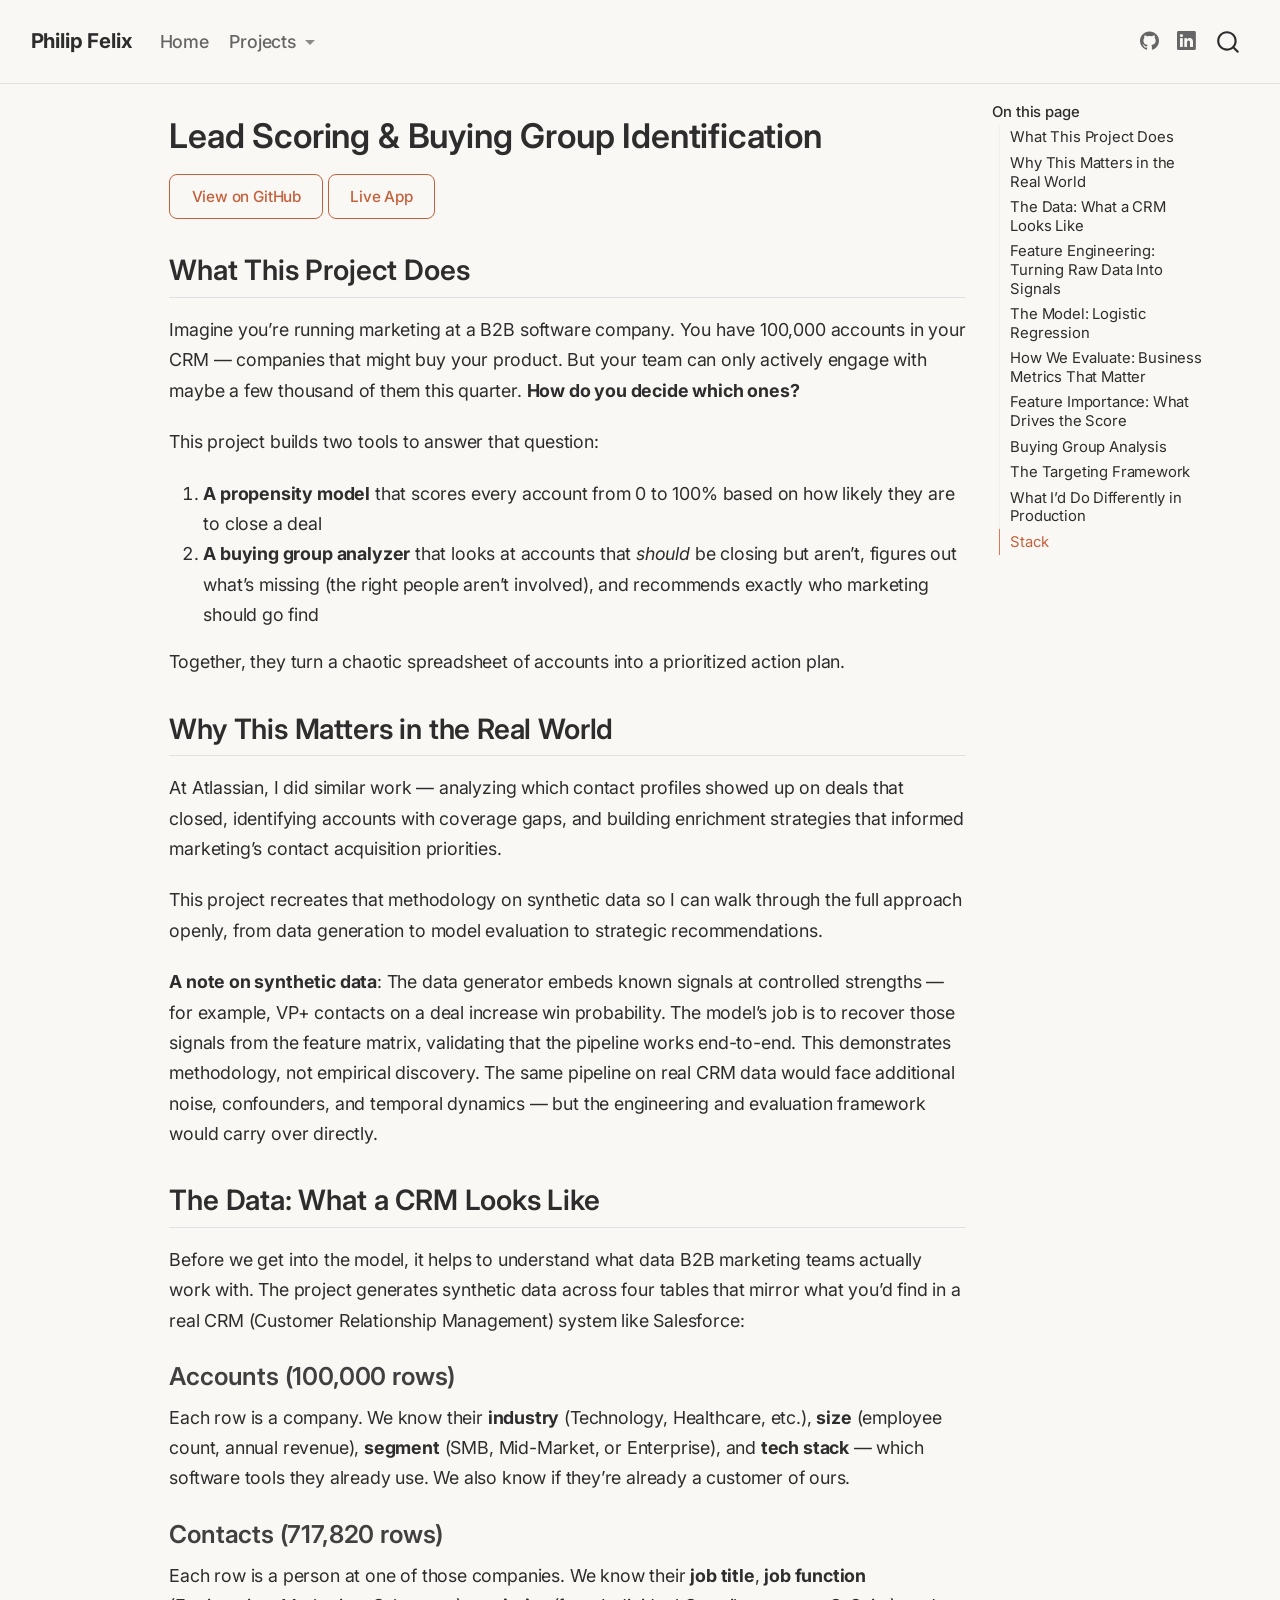
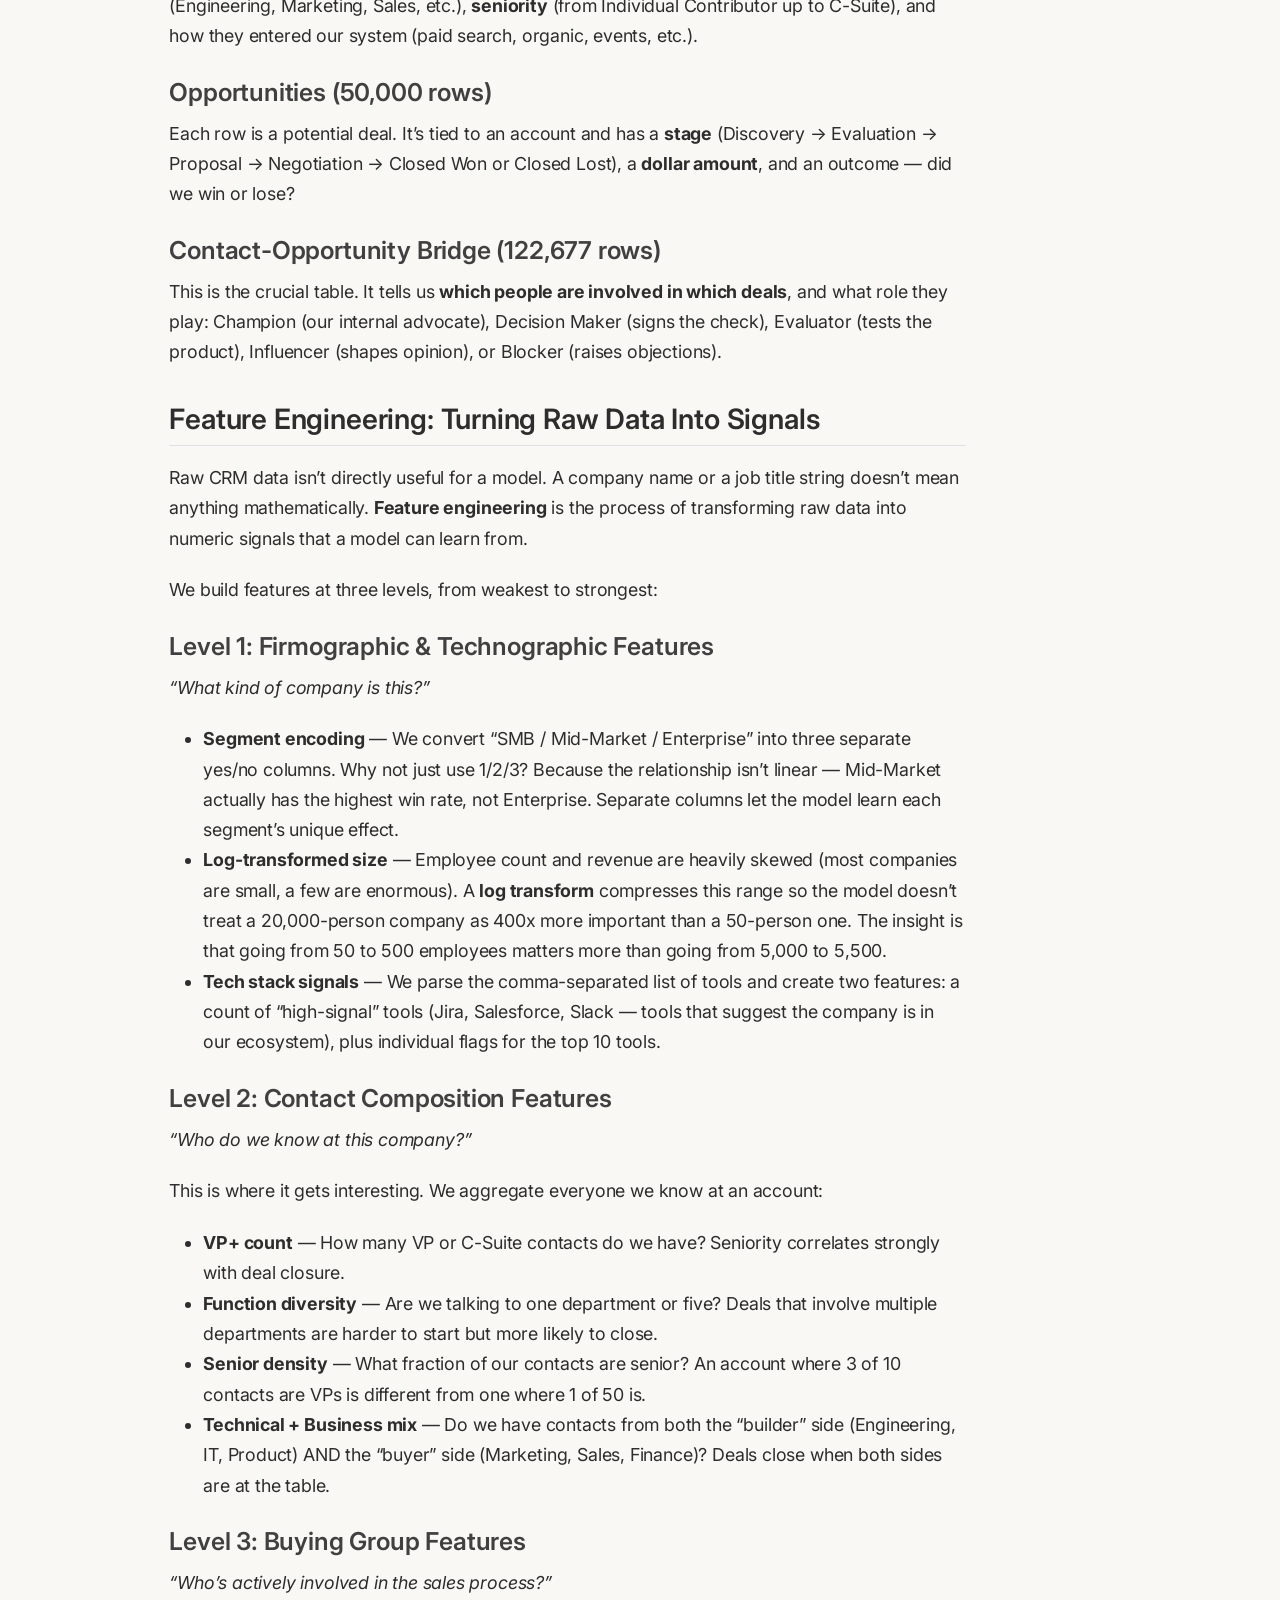
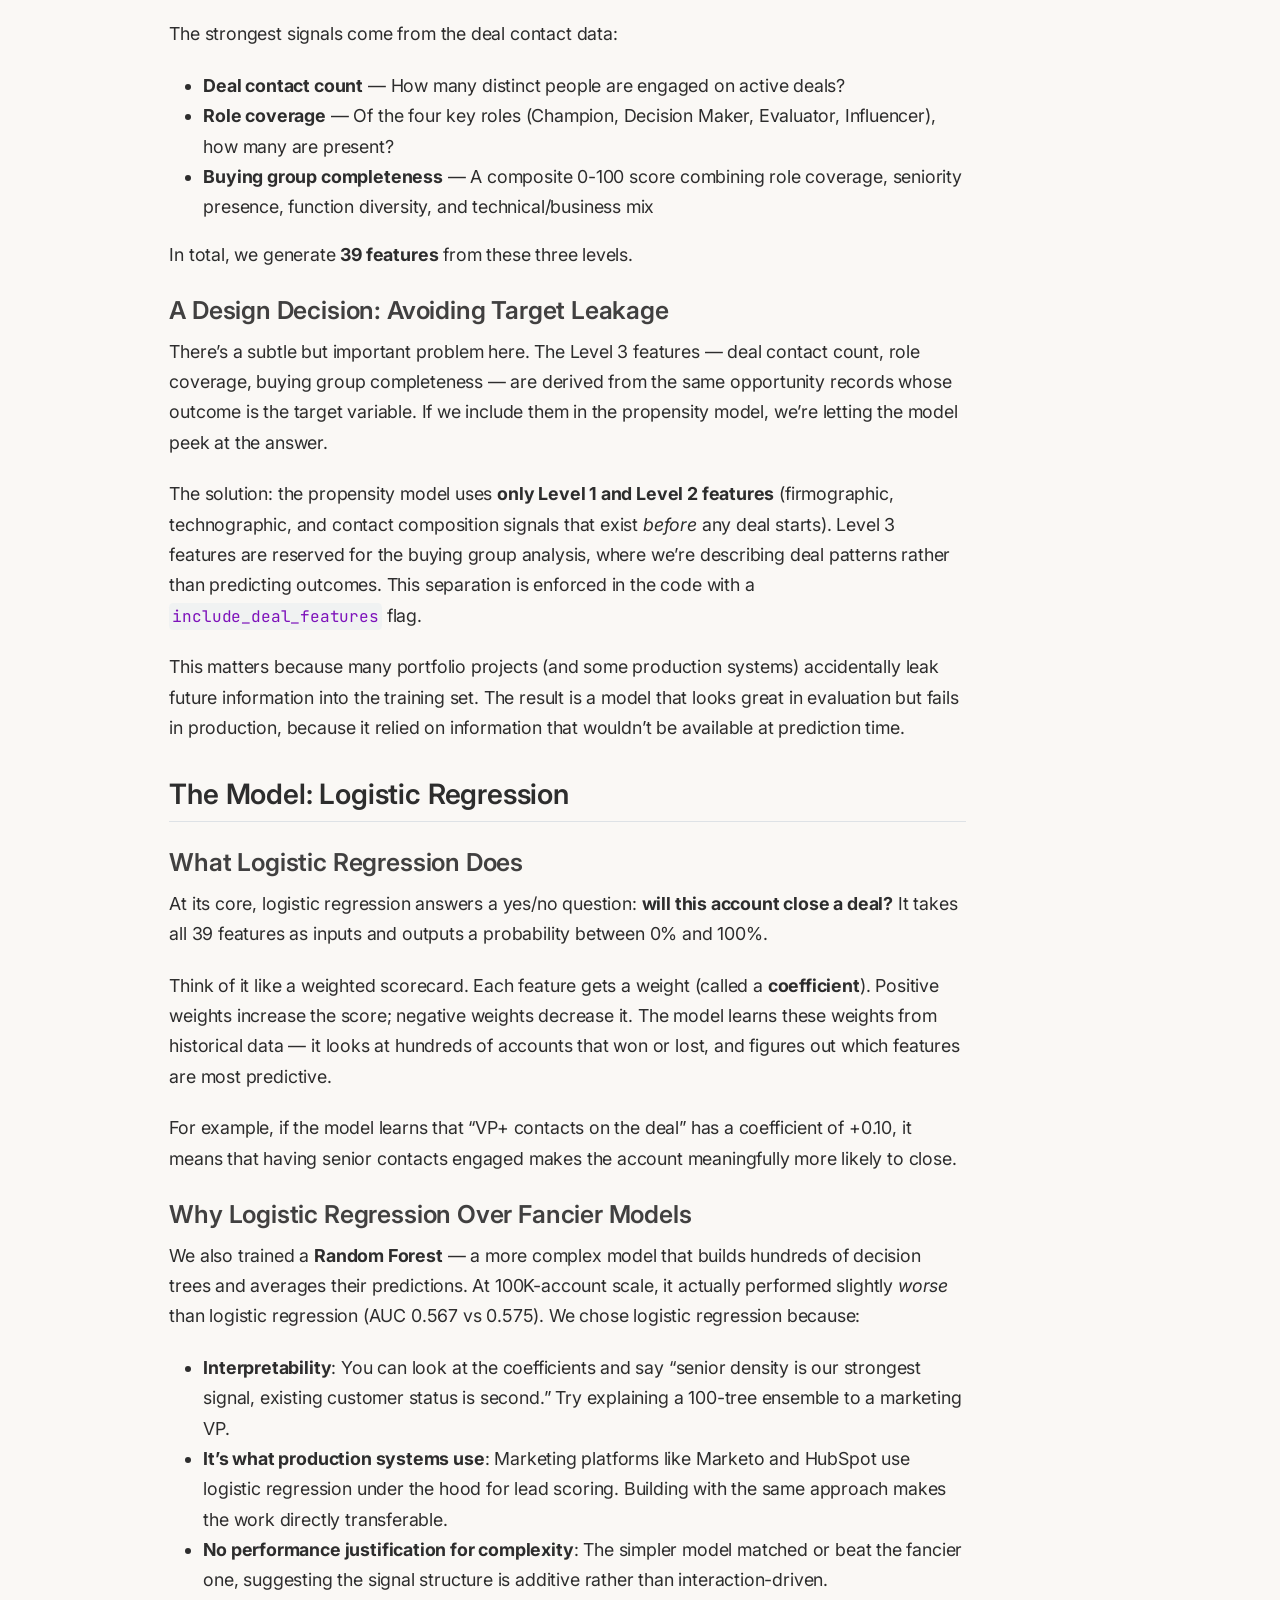
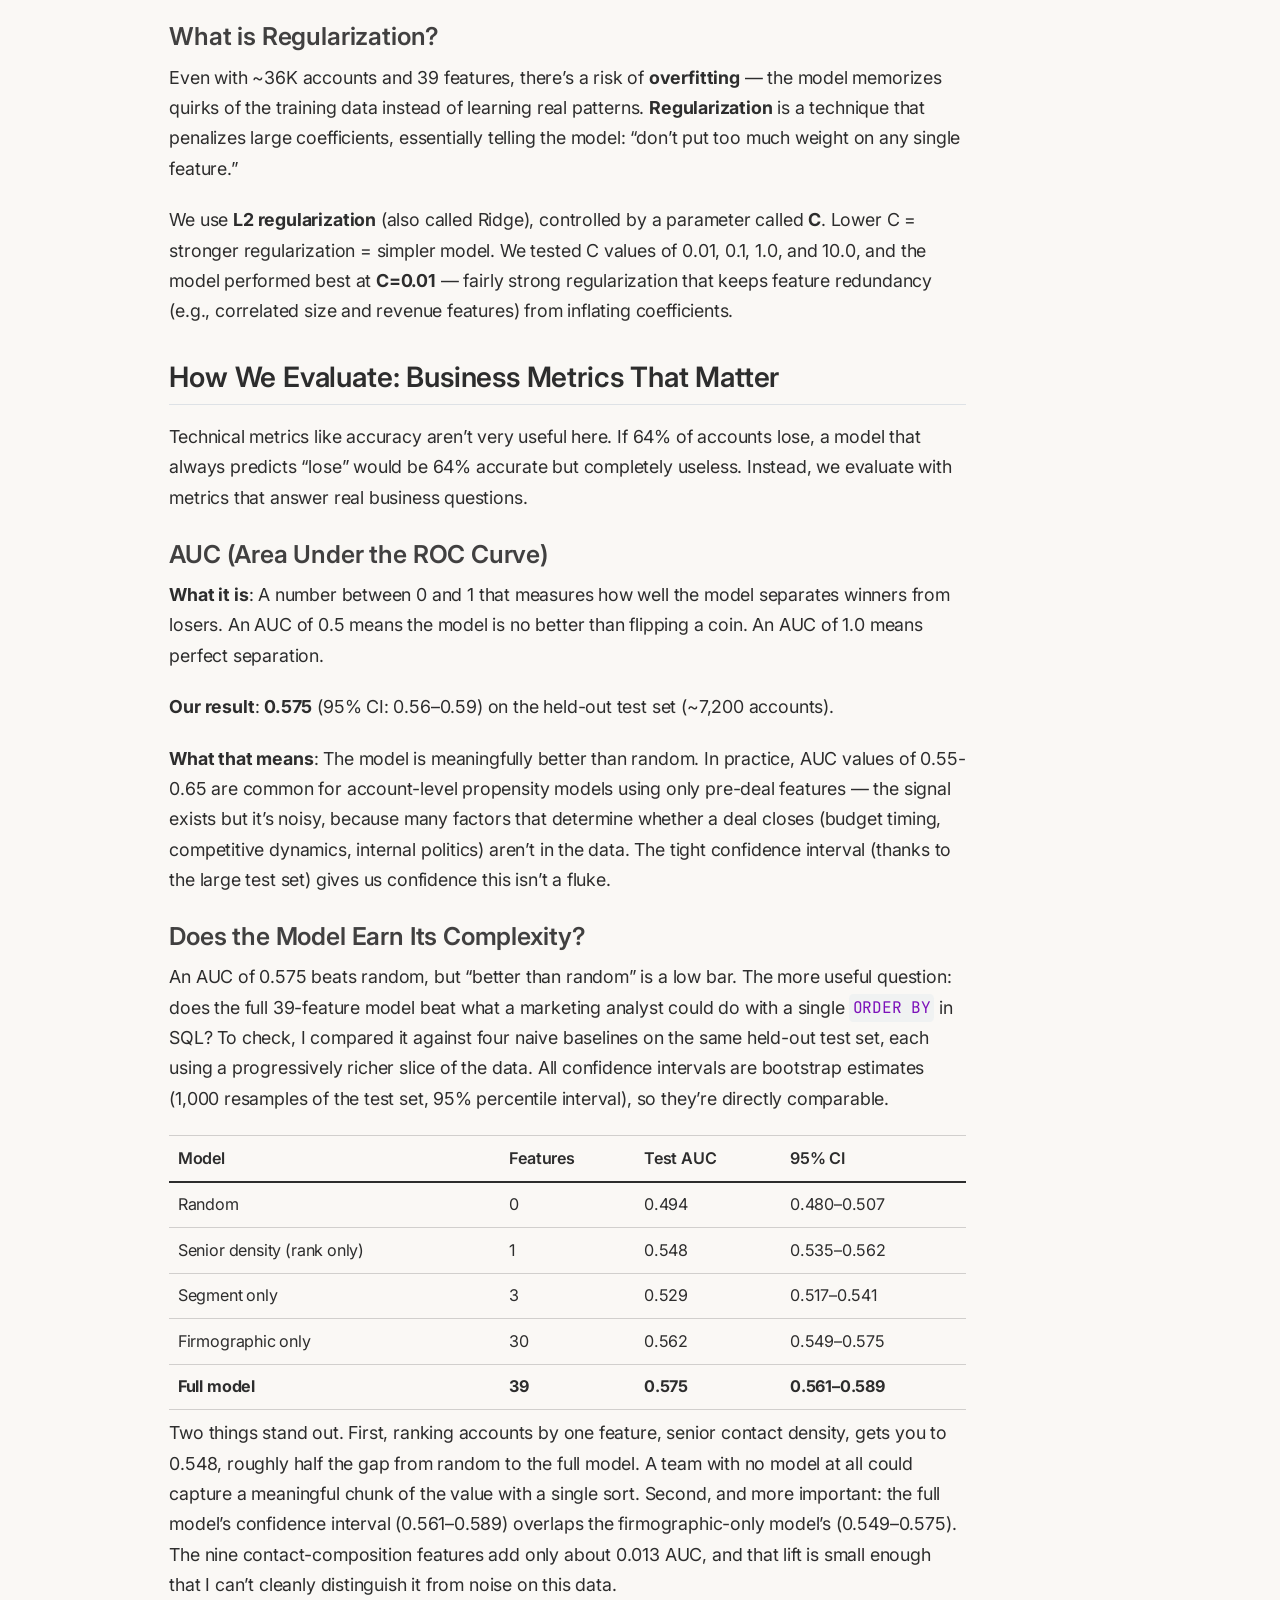
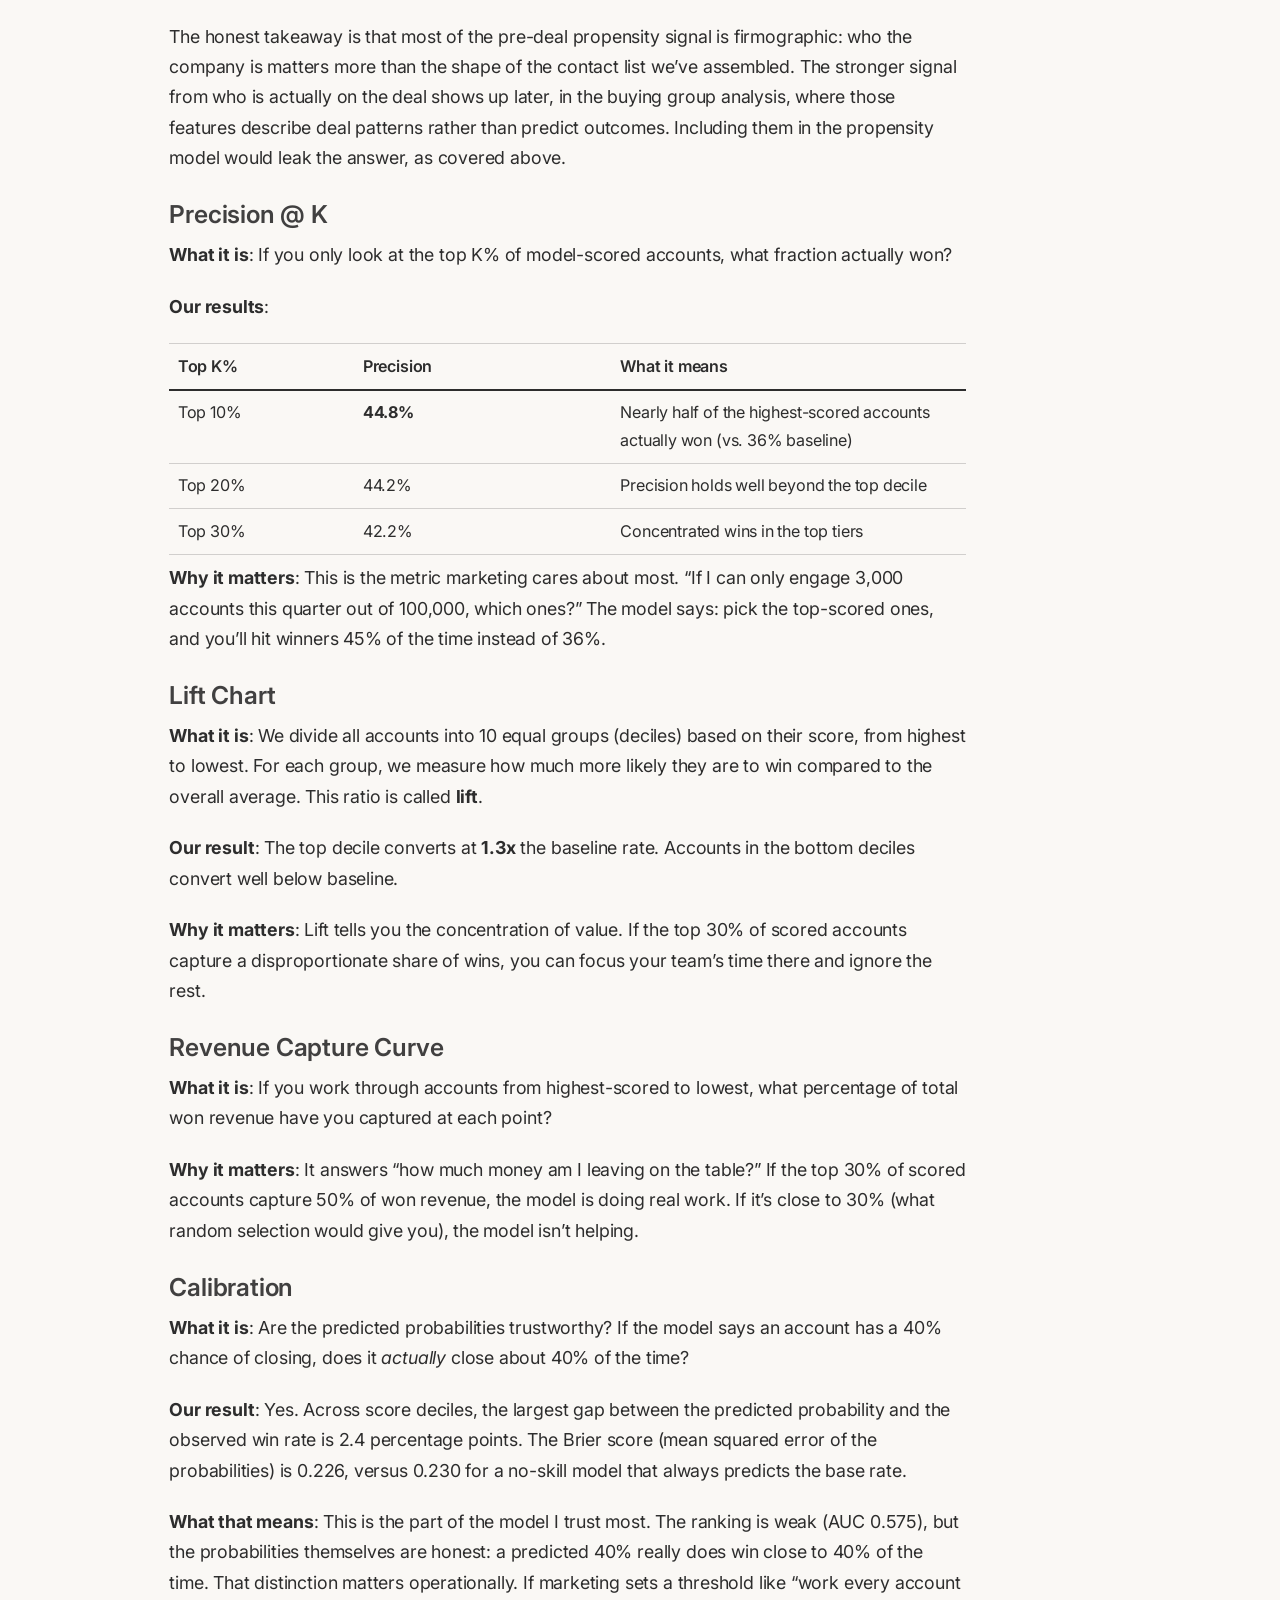
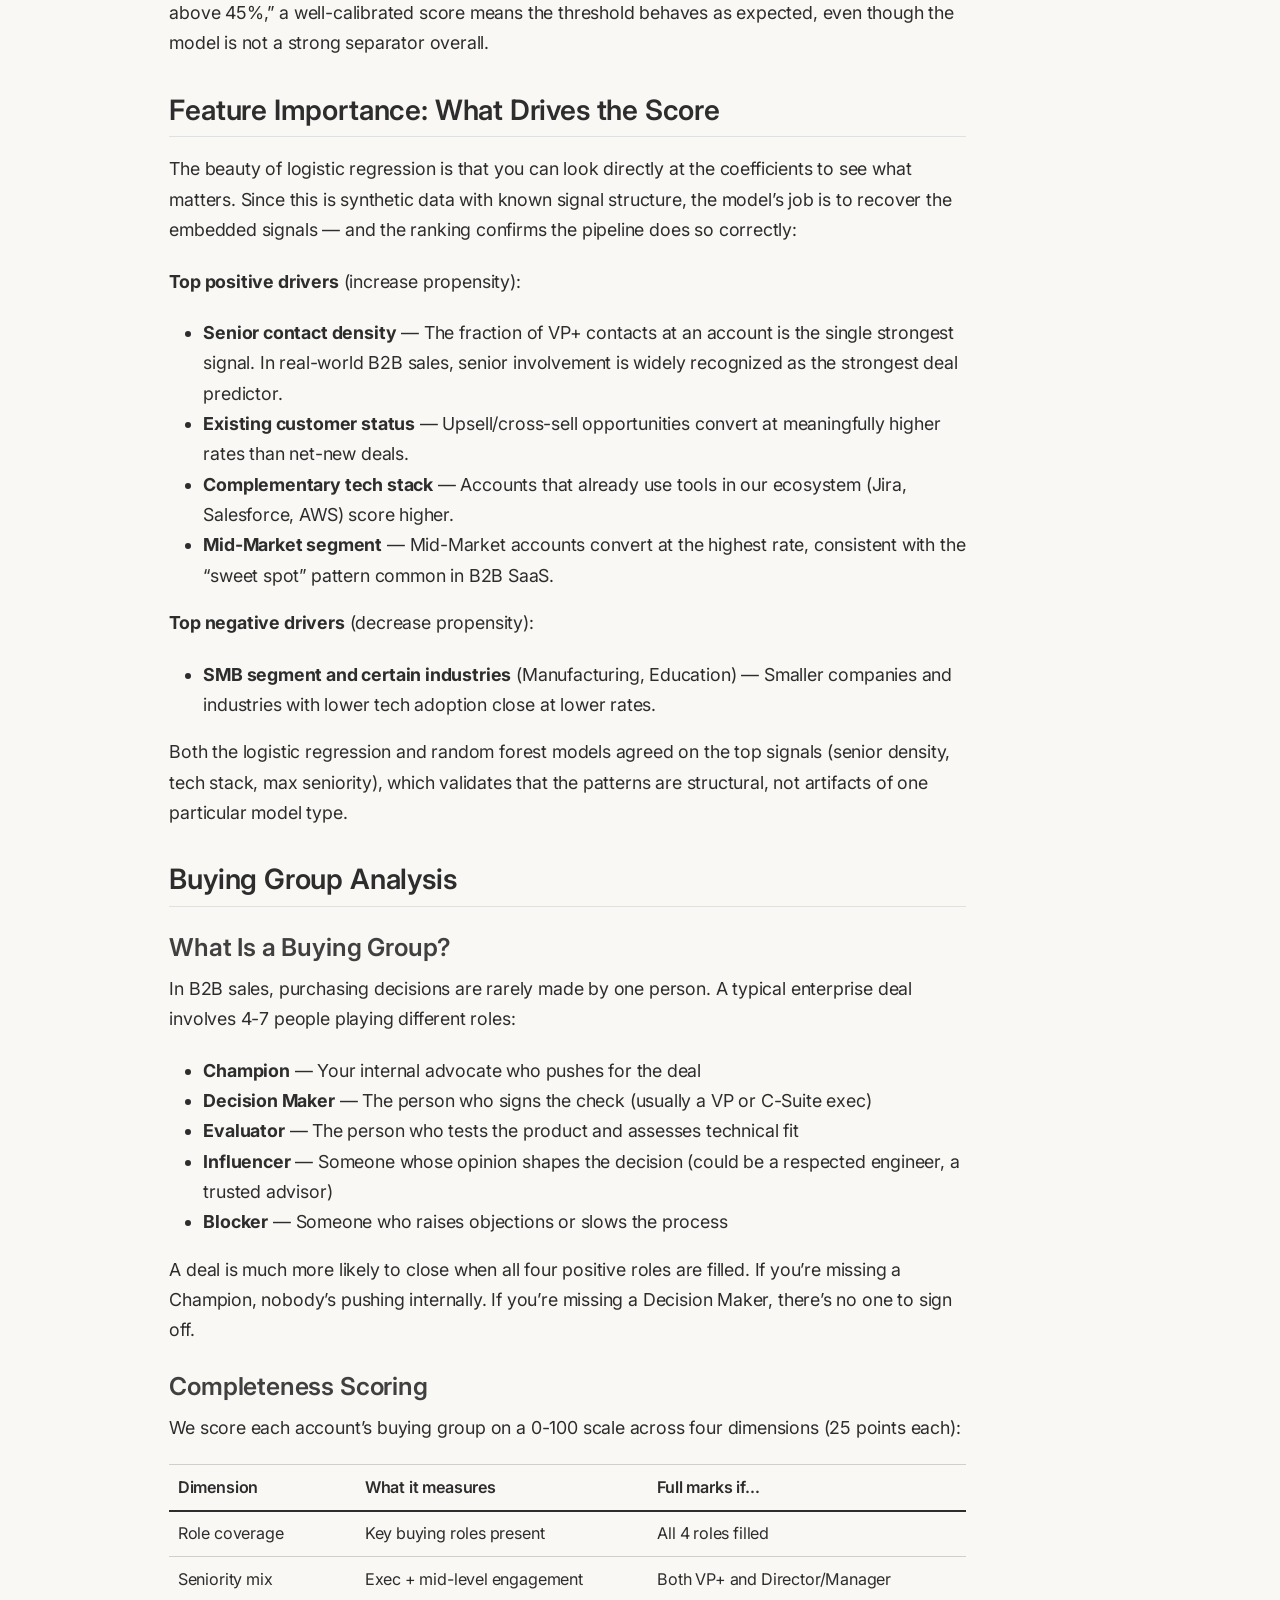
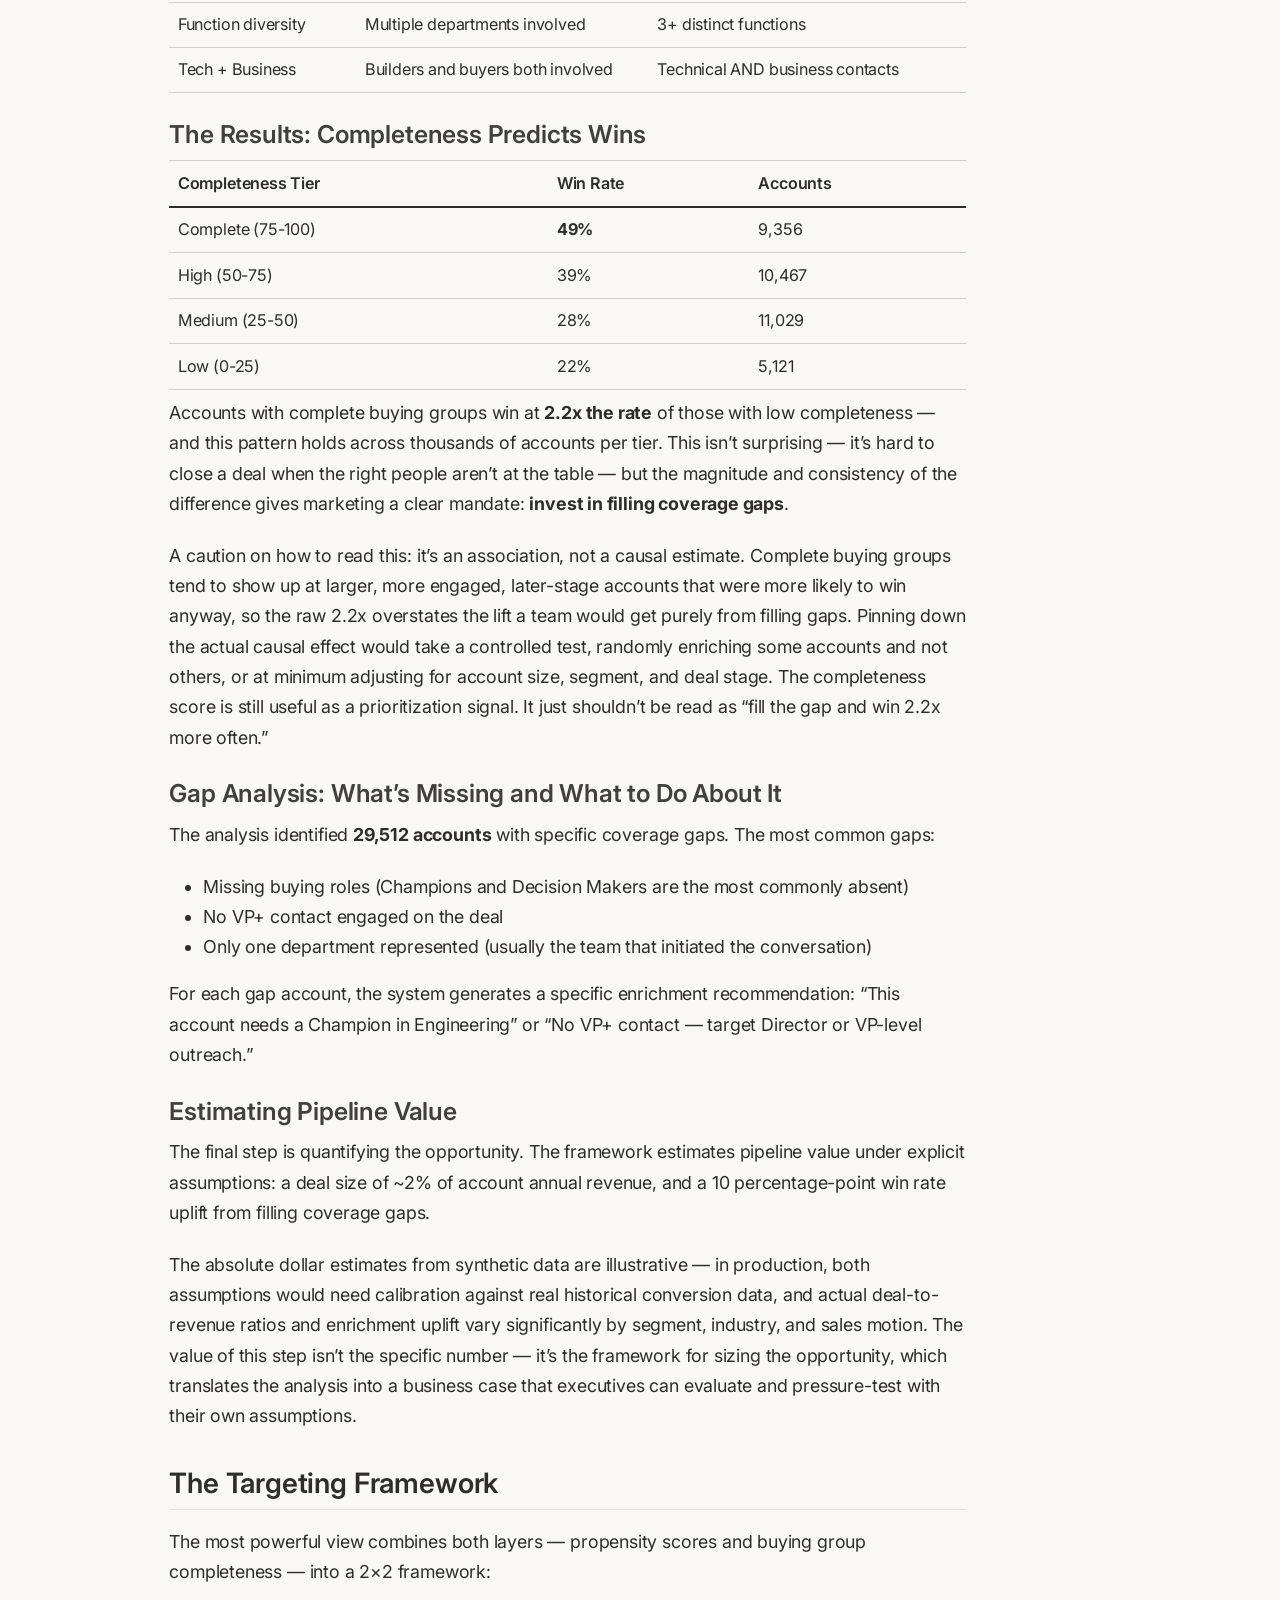
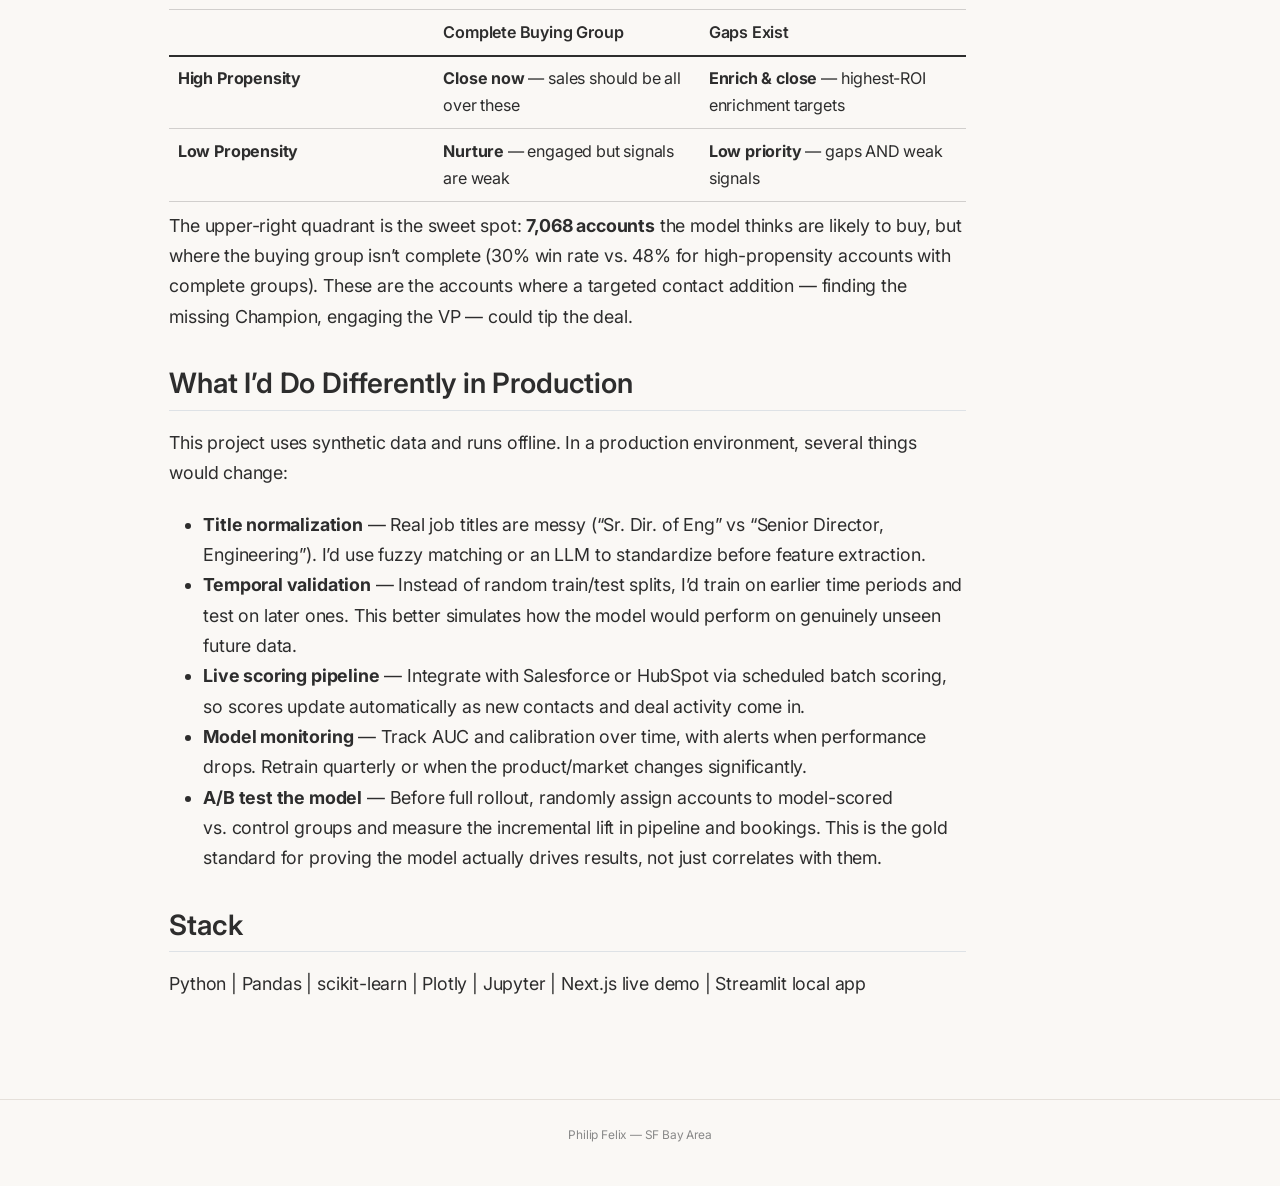
<file: docs/projects/lead-scoring.html>
<!DOCTYPE html>
<html xmlns="http://www.w3.org/1999/xhtml" lang="en" xml:lang="en"><head>

<meta charset="utf-8">
<meta name="generator" content="quarto-1.9.36">

<meta name="viewport" content="width=device-width, initial-scale=1.0, user-scalable=yes">


<title>Lead Scoring &amp; Buying Group Identification – Philip Felix</title>
<style>
/* Default styles provided by pandoc.
** See https://pandoc.org/MANUAL.html#variables-for-html for config info.
*/
code{white-space: pre-wrap;}
span.smallcaps{font-variant: small-caps;}
div.columns{display: flex; gap: min(4vw, 1.5em);}
div.column{flex: auto; overflow-x: auto;}
div.hanging-indent{margin-left: 1.5em; text-indent: -1.5em;}
ul.task-list{list-style: none;}
ul.task-list li input[type="checkbox"] {
  width: 0.8em;
  margin: 0 0.8em 0.2em -1em; /* quarto-specific, see https://github.com/quarto-dev/quarto-cli/issues/4556 */ 
  vertical-align: middle;
}
</style>


<script src="../site_libs/quarto-nav/quarto-nav.js"></script>
<script src="../site_libs/quarto-nav/headroom.min.js"></script>
<script src="../site_libs/clipboard/clipboard.min.js"></script>
<script src="../site_libs/quarto-search/autocomplete.umd.js"></script>
<script src="../site_libs/quarto-search/fuse.min.js"></script>
<script src="../site_libs/quarto-search/quarto-search.js"></script>
<meta name="quarto:offset" content="../">
<script src="../site_libs/quarto-html/quarto.js" type="module"></script>
<script src="../site_libs/quarto-html/tabsets/tabsets.js" type="module"></script>
<script src="../site_libs/quarto-html/popper.min.js"></script>
<script src="../site_libs/quarto-html/tippy.umd.min.js"></script>
<script src="../site_libs/quarto-html/anchor.min.js"></script>
<link href="../site_libs/quarto-html/tippy.css" rel="stylesheet">
<link href="../site_libs/quarto-html/quarto-syntax-highlighting-49c9dac6fae8e09f4ca8bec003b153f0.css" rel="stylesheet" id="quarto-text-highlighting-styles">
<script src="../site_libs/bootstrap/bootstrap.min.js"></script>
<link href="../site_libs/bootstrap/bootstrap-icons.css" rel="stylesheet">
<link href="../site_libs/bootstrap/bootstrap-f02336fbc942b9a5cca3d71ded698d51.min.css" rel="stylesheet" append-hash="true" id="quarto-bootstrap" data-mode="light">
<script id="quarto-search-options" type="application/json">{
  "location": "navbar",
  "copy-button": false,
  "collapse-after": 3,
  "panel-placement": "end",
  "type": "overlay",
  "limit": 50,
  "keyboard-shortcut": [
    "f",
    "/",
    "s"
  ],
  "show-item-context": false,
  "language": {
    "search-no-results-text": "No results",
    "search-matching-documents-text": "matching documents",
    "search-copy-link-title": "Copy link to search",
    "search-hide-matches-text": "Hide additional matches",
    "search-more-match-text": "more match in this document",
    "search-more-matches-text": "more matches in this document",
    "search-clear-button-title": "Clear",
    "search-text-placeholder": "",
    "search-detached-cancel-button-title": "Cancel",
    "search-submit-button-title": "Submit",
    "search-label": "Search"
  }
}</script>


</head>

<body class="nav-fixed quarto-light">

<div id="quarto-search-results"></div>
  <header id="quarto-header" class="headroom fixed-top">
    <nav class="navbar navbar-expand-lg " data-bs-theme="dark">
      <div class="navbar-container container-fluid">
      <div class="navbar-brand-container mx-auto">
    <a class="navbar-brand" href="../index.html">
    <span class="navbar-title">Philip Felix</span>
    </a>
  </div>
            <div id="quarto-search" class="" title="Search"></div>
          <button class="navbar-toggler" type="button" data-bs-toggle="collapse" data-bs-target="#navbarCollapse" aria-controls="navbarCollapse" role="menu" aria-expanded="false" aria-label="Toggle navigation" onclick="if (window.quartoToggleHeadroom) { window.quartoToggleHeadroom(); }">
  <span class="navbar-toggler-icon"></span>
</button>
          <div class="collapse navbar-collapse" id="navbarCollapse">
            <ul class="navbar-nav navbar-nav-scroll me-auto">
  <li class="nav-item">
    <a class="nav-link" href="../index.html"> 
<span class="menu-text">Home</span></a>
  </li>  
  <li class="nav-item dropdown ">
    <a class="nav-link dropdown-toggle" href="#" id="nav-menu-projects" role="link" data-bs-toggle="dropdown" aria-expanded="false">
 <span class="menu-text">Projects</span>
    </a>
    <ul class="dropdown-menu" aria-labelledby="nav-menu-projects">    
        <li>
    <a class="dropdown-item" href="../projects/ai-search-scorecard.html">
 <span class="dropdown-text">AI Search Visibility Scorecard</span></a>
  </li>  
        <li>
    <a class="dropdown-item" href="../projects/gtm-analytics-warehouse.html">
 <span class="dropdown-text">GTM Analytics Warehouse — dbt</span></a>
  </li>  
        <li>
    <a class="dropdown-item" href="../projects/enrich-eval.html">
 <span class="dropdown-text">EnrichEval — Transaction Enrichment Quality</span></a>
  </li>  
        <li>
    <a class="dropdown-item" href="../projects/lead-scoring.html">
 <span class="dropdown-text">Lead Scoring &amp; Buying Groups</span></a>
  </li>  
        <li>
    <a class="dropdown-item" href="../projects/title-normalizer.html">
 <span class="dropdown-text">Title Normalizer</span></a>
  </li>  
        <li>
    <a class="dropdown-item" href="../projects/context-agent.html">
 <span class="dropdown-text">Adaptive Analyst Agent</span></a>
  </li>  
        <li>
    <a class="dropdown-item" href="../projects/support-ticket-classification.html">
 <span class="dropdown-text">Support Ticket Classification</span></a>
  </li>  
    </ul>
  </li>
</ul>
            <ul class="navbar-nav navbar-nav-scroll ms-auto">
  <li class="nav-item compact">
    <a class="nav-link" href="https://github.com/pfelix828"> <i class="bi bi-github" role="img">
</i> 
<span class="menu-text"></span></a>
  </li>  
  <li class="nav-item compact">
    <a class="nav-link" href="https://linkedin.com/in/pfelix1"> <i class="bi bi-linkedin" role="img">
</i> 
<span class="menu-text"></span></a>
  </li>  
</ul>
          </div> <!-- /navcollapse -->
            <div class="quarto-navbar-tools">
</div>
      </div> <!-- /container-fluid -->
    </nav>
</header>
<!-- content -->
<div id="quarto-content" class="quarto-container page-columns page-rows-contents page-layout-article page-navbar">
<!-- sidebar -->
<!-- margin-sidebar -->
    <div id="quarto-margin-sidebar" class="sidebar margin-sidebar">
        <nav id="TOC" role="doc-toc" class="toc-active">
    <h2 id="toc-title">On this page</h2>
   
  <ul>
  <li><a href="#what-this-project-does" id="toc-what-this-project-does" class="nav-link active" data-scroll-target="#what-this-project-does">What This Project Does</a></li>
  <li><a href="#why-this-matters-in-the-real-world" id="toc-why-this-matters-in-the-real-world" class="nav-link" data-scroll-target="#why-this-matters-in-the-real-world">Why This Matters in the Real World</a></li>
  <li><a href="#the-data-what-a-crm-looks-like" id="toc-the-data-what-a-crm-looks-like" class="nav-link" data-scroll-target="#the-data-what-a-crm-looks-like">The Data: What a CRM Looks Like</a>
  <ul class="collapse">
  <li><a href="#accounts-100000-rows" id="toc-accounts-100000-rows" class="nav-link" data-scroll-target="#accounts-100000-rows">Accounts (100,000 rows)</a></li>
  <li><a href="#contacts-717820-rows" id="toc-contacts-717820-rows" class="nav-link" data-scroll-target="#contacts-717820-rows">Contacts (717,820 rows)</a></li>
  <li><a href="#opportunities-50000-rows" id="toc-opportunities-50000-rows" class="nav-link" data-scroll-target="#opportunities-50000-rows">Opportunities (50,000 rows)</a></li>
  <li><a href="#contact-opportunity-bridge-122677-rows" id="toc-contact-opportunity-bridge-122677-rows" class="nav-link" data-scroll-target="#contact-opportunity-bridge-122677-rows">Contact-Opportunity Bridge (122,677 rows)</a></li>
  </ul></li>
  <li><a href="#feature-engineering-turning-raw-data-into-signals" id="toc-feature-engineering-turning-raw-data-into-signals" class="nav-link" data-scroll-target="#feature-engineering-turning-raw-data-into-signals">Feature Engineering: Turning Raw Data Into Signals</a>
  <ul class="collapse">
  <li><a href="#level-1-firmographic-technographic-features" id="toc-level-1-firmographic-technographic-features" class="nav-link" data-scroll-target="#level-1-firmographic-technographic-features">Level 1: Firmographic &amp; Technographic Features</a></li>
  <li><a href="#level-2-contact-composition-features" id="toc-level-2-contact-composition-features" class="nav-link" data-scroll-target="#level-2-contact-composition-features">Level 2: Contact Composition Features</a></li>
  <li><a href="#level-3-buying-group-features" id="toc-level-3-buying-group-features" class="nav-link" data-scroll-target="#level-3-buying-group-features">Level 3: Buying Group Features</a></li>
  <li><a href="#a-design-decision-avoiding-target-leakage" id="toc-a-design-decision-avoiding-target-leakage" class="nav-link" data-scroll-target="#a-design-decision-avoiding-target-leakage">A Design Decision: Avoiding Target Leakage</a></li>
  </ul></li>
  <li><a href="#the-model-logistic-regression" id="toc-the-model-logistic-regression" class="nav-link" data-scroll-target="#the-model-logistic-regression">The Model: Logistic Regression</a>
  <ul class="collapse">
  <li><a href="#what-logistic-regression-does" id="toc-what-logistic-regression-does" class="nav-link" data-scroll-target="#what-logistic-regression-does">What Logistic Regression Does</a></li>
  <li><a href="#why-logistic-regression-over-fancier-models" id="toc-why-logistic-regression-over-fancier-models" class="nav-link" data-scroll-target="#why-logistic-regression-over-fancier-models">Why Logistic Regression Over Fancier Models</a></li>
  <li><a href="#what-is-regularization" id="toc-what-is-regularization" class="nav-link" data-scroll-target="#what-is-regularization">What is Regularization?</a></li>
  </ul></li>
  <li><a href="#how-we-evaluate-business-metrics-that-matter" id="toc-how-we-evaluate-business-metrics-that-matter" class="nav-link" data-scroll-target="#how-we-evaluate-business-metrics-that-matter">How We Evaluate: Business Metrics That Matter</a>
  <ul class="collapse">
  <li><a href="#auc-area-under-the-roc-curve" id="toc-auc-area-under-the-roc-curve" class="nav-link" data-scroll-target="#auc-area-under-the-roc-curve">AUC (Area Under the ROC Curve)</a></li>
  <li><a href="#does-the-model-earn-its-complexity" id="toc-does-the-model-earn-its-complexity" class="nav-link" data-scroll-target="#does-the-model-earn-its-complexity">Does the Model Earn Its Complexity?</a></li>
  <li><a href="#precision-k" id="toc-precision-k" class="nav-link" data-scroll-target="#precision-k">Precision @ K</a></li>
  <li><a href="#lift-chart" id="toc-lift-chart" class="nav-link" data-scroll-target="#lift-chart">Lift Chart</a></li>
  <li><a href="#revenue-capture-curve" id="toc-revenue-capture-curve" class="nav-link" data-scroll-target="#revenue-capture-curve">Revenue Capture Curve</a></li>
  <li><a href="#calibration" id="toc-calibration" class="nav-link" data-scroll-target="#calibration">Calibration</a></li>
  </ul></li>
  <li><a href="#feature-importance-what-drives-the-score" id="toc-feature-importance-what-drives-the-score" class="nav-link" data-scroll-target="#feature-importance-what-drives-the-score">Feature Importance: What Drives the Score</a></li>
  <li><a href="#buying-group-analysis" id="toc-buying-group-analysis" class="nav-link" data-scroll-target="#buying-group-analysis">Buying Group Analysis</a>
  <ul class="collapse">
  <li><a href="#what-is-a-buying-group" id="toc-what-is-a-buying-group" class="nav-link" data-scroll-target="#what-is-a-buying-group">What Is a Buying Group?</a></li>
  <li><a href="#completeness-scoring" id="toc-completeness-scoring" class="nav-link" data-scroll-target="#completeness-scoring">Completeness Scoring</a></li>
  <li><a href="#the-results-completeness-predicts-wins" id="toc-the-results-completeness-predicts-wins" class="nav-link" data-scroll-target="#the-results-completeness-predicts-wins">The Results: Completeness Predicts Wins</a></li>
  <li><a href="#gap-analysis-whats-missing-and-what-to-do-about-it" id="toc-gap-analysis-whats-missing-and-what-to-do-about-it" class="nav-link" data-scroll-target="#gap-analysis-whats-missing-and-what-to-do-about-it">Gap Analysis: What’s Missing and What to Do About It</a></li>
  <li><a href="#estimating-pipeline-value" id="toc-estimating-pipeline-value" class="nav-link" data-scroll-target="#estimating-pipeline-value">Estimating Pipeline Value</a></li>
  </ul></li>
  <li><a href="#the-targeting-framework" id="toc-the-targeting-framework" class="nav-link" data-scroll-target="#the-targeting-framework">The Targeting Framework</a></li>
  <li><a href="#what-id-do-differently-in-production" id="toc-what-id-do-differently-in-production" class="nav-link" data-scroll-target="#what-id-do-differently-in-production">What I’d Do Differently in Production</a></li>
  <li><a href="#stack" id="toc-stack" class="nav-link" data-scroll-target="#stack">Stack</a></li>
  </ul>
</nav>
    </div>
<!-- main -->
<main class="content" id="quarto-document-content">

<header id="title-block-header" class="quarto-title-block default">
<div class="quarto-title">
<h1 class="title">Lead Scoring &amp; Buying Group Identification</h1>
</div>



<div class="quarto-title-meta">

    
  
    
  </div>
  


</header>


<p><a href="https://github.com/pfelix828/lead-scoring" class="btn btn-outline-primary">View on GitHub</a> <a href="https://pfelix-lead-scoring.vercel.app" class="btn btn-outline-primary">Live App</a></p>
<section id="what-this-project-does" class="level2">
<h2 class="anchored" data-anchor-id="what-this-project-does">What This Project Does</h2>
<p>Imagine you’re running marketing at a B2B software company. You have 100,000 accounts in your CRM — companies that might buy your product. But your team can only actively engage with maybe a few thousand of them this quarter. <strong>How do you decide which ones?</strong></p>
<p>This project builds two tools to answer that question:</p>
<ol type="1">
<li><strong>A propensity model</strong> that scores every account from 0 to 100% based on how likely they are to close a deal</li>
<li><strong>A buying group analyzer</strong> that looks at accounts that <em>should</em> be closing but aren’t, figures out what’s missing (the right people aren’t involved), and recommends exactly who marketing should go find</li>
</ol>
<p>Together, they turn a chaotic spreadsheet of accounts into a prioritized action plan.</p>
</section>
<section id="why-this-matters-in-the-real-world" class="level2">
<h2 class="anchored" data-anchor-id="why-this-matters-in-the-real-world">Why This Matters in the Real World</h2>
<p>At Atlassian, I did similar work — analyzing which contact profiles showed up on deals that closed, identifying accounts with coverage gaps, and building enrichment strategies that informed marketing’s contact acquisition priorities.</p>
<p>This project recreates that methodology on synthetic data so I can walk through the full approach openly, from data generation to model evaluation to strategic recommendations.</p>
<p><strong>A note on synthetic data</strong>: The data generator embeds known signals at controlled strengths — for example, VP+ contacts on a deal increase win probability. The model’s job is to recover those signals from the feature matrix, validating that the pipeline works end-to-end. This demonstrates methodology, not empirical discovery. The same pipeline on real CRM data would face additional noise, confounders, and temporal dynamics — but the engineering and evaluation framework would carry over directly.</p>
</section>
<section id="the-data-what-a-crm-looks-like" class="level2">
<h2 class="anchored" data-anchor-id="the-data-what-a-crm-looks-like">The Data: What a CRM Looks Like</h2>
<p>Before we get into the model, it helps to understand what data B2B marketing teams actually work with. The project generates synthetic data across four tables that mirror what you’d find in a real CRM (Customer Relationship Management) system like Salesforce:</p>
<section id="accounts-100000-rows" class="level3">
<h3 class="anchored" data-anchor-id="accounts-100000-rows">Accounts (100,000 rows)</h3>
<p>Each row is a company. We know their <strong>industry</strong> (Technology, Healthcare, etc.), <strong>size</strong> (employee count, annual revenue), <strong>segment</strong> (SMB, Mid-Market, or Enterprise), and <strong>tech stack</strong> — which software tools they already use. We also know if they’re already a customer of ours.</p>
</section>
<section id="contacts-717820-rows" class="level3">
<h3 class="anchored" data-anchor-id="contacts-717820-rows">Contacts (717,820 rows)</h3>
<p>Each row is a person at one of those companies. We know their <strong>job title</strong>, <strong>job function</strong> (Engineering, Marketing, Sales, etc.), <strong>seniority</strong> (from Individual Contributor up to C-Suite), and how they entered our system (paid search, organic, events, etc.).</p>
</section>
<section id="opportunities-50000-rows" class="level3">
<h3 class="anchored" data-anchor-id="opportunities-50000-rows">Opportunities (50,000 rows)</h3>
<p>Each row is a potential deal. It’s tied to an account and has a <strong>stage</strong> (Discovery → Evaluation → Proposal → Negotiation → Closed Won or Closed Lost), a <strong>dollar amount</strong>, and an outcome — did we win or lose?</p>
</section>
<section id="contact-opportunity-bridge-122677-rows" class="level3">
<h3 class="anchored" data-anchor-id="contact-opportunity-bridge-122677-rows">Contact-Opportunity Bridge (122,677 rows)</h3>
<p>This is the crucial table. It tells us <strong>which people are involved in which deals</strong>, and what role they play: Champion (our internal advocate), Decision Maker (signs the check), Evaluator (tests the product), Influencer (shapes opinion), or Blocker (raises objections).</p>
</section>
</section>
<section id="feature-engineering-turning-raw-data-into-signals" class="level2">
<h2 class="anchored" data-anchor-id="feature-engineering-turning-raw-data-into-signals">Feature Engineering: Turning Raw Data Into Signals</h2>
<p>Raw CRM data isn’t directly useful for a model. A company name or a job title string doesn’t mean anything mathematically. <strong>Feature engineering</strong> is the process of transforming raw data into numeric signals that a model can learn from.</p>
<p>We build features at three levels, from weakest to strongest:</p>
<section id="level-1-firmographic-technographic-features" class="level3">
<h3 class="anchored" data-anchor-id="level-1-firmographic-technographic-features">Level 1: Firmographic &amp; Technographic Features</h3>
<p><em>“What kind of company is this?”</em></p>
<ul>
<li><strong>Segment encoding</strong> — We convert “SMB / Mid-Market / Enterprise” into three separate yes/no columns. Why not just use 1/2/3? Because the relationship isn’t linear — Mid-Market actually has the highest win rate, not Enterprise. Separate columns let the model learn each segment’s unique effect.</li>
<li><strong>Log-transformed size</strong> — Employee count and revenue are heavily skewed (most companies are small, a few are enormous). A <strong>log transform</strong> compresses this range so the model doesn’t treat a 20,000-person company as 400x more important than a 50-person one. The insight is that going from 50 to 500 employees matters more than going from 5,000 to 5,500.</li>
<li><strong>Tech stack signals</strong> — We parse the comma-separated list of tools and create two features: a count of “high-signal” tools (Jira, Salesforce, Slack — tools that suggest the company is in our ecosystem), plus individual flags for the top 10 tools.</li>
</ul>
</section>
<section id="level-2-contact-composition-features" class="level3">
<h3 class="anchored" data-anchor-id="level-2-contact-composition-features">Level 2: Contact Composition Features</h3>
<p><em>“Who do we know at this company?”</em></p>
<p>This is where it gets interesting. We aggregate everyone we know at an account:</p>
<ul>
<li><strong>VP+ count</strong> — How many VP or C-Suite contacts do we have? Seniority correlates strongly with deal closure.</li>
<li><strong>Function diversity</strong> — Are we talking to one department or five? Deals that involve multiple departments are harder to start but more likely to close.</li>
<li><strong>Senior density</strong> — What fraction of our contacts are senior? An account where 3 of 10 contacts are VPs is different from one where 1 of 50 is.</li>
<li><strong>Technical + Business mix</strong> — Do we have contacts from both the “builder” side (Engineering, IT, Product) AND the “buyer” side (Marketing, Sales, Finance)? Deals close when both sides are at the table.</li>
</ul>
</section>
<section id="level-3-buying-group-features" class="level3">
<h3 class="anchored" data-anchor-id="level-3-buying-group-features">Level 3: Buying Group Features</h3>
<p><em>“Who’s actively involved in the sales process?”</em></p>
<p>The strongest signals come from the deal contact data:</p>
<ul>
<li><strong>Deal contact count</strong> — How many distinct people are engaged on active deals?</li>
<li><strong>Role coverage</strong> — Of the four key roles (Champion, Decision Maker, Evaluator, Influencer), how many are present?</li>
<li><strong>Buying group completeness</strong> — A composite 0-100 score combining role coverage, seniority presence, function diversity, and technical/business mix</li>
</ul>
<p>In total, we generate <strong>39 features</strong> from these three levels.</p>
</section>
<section id="a-design-decision-avoiding-target-leakage" class="level3">
<h3 class="anchored" data-anchor-id="a-design-decision-avoiding-target-leakage">A Design Decision: Avoiding Target Leakage</h3>
<p>There’s a subtle but important problem here. The Level 3 features — deal contact count, role coverage, buying group completeness — are derived from the same opportunity records whose outcome is the target variable. If we include them in the propensity model, we’re letting the model peek at the answer.</p>
<p>The solution: the propensity model uses <strong>only Level 1 and Level 2 features</strong> (firmographic, technographic, and contact composition signals that exist <em>before</em> any deal starts). Level 3 features are reserved for the buying group analysis, where we’re describing deal patterns rather than predicting outcomes. This separation is enforced in the code with a <code>include_deal_features</code> flag.</p>
<p>This matters because many portfolio projects (and some production systems) accidentally leak future information into the training set. The result is a model that looks great in evaluation but fails in production, because it relied on information that wouldn’t be available at prediction time.</p>
</section>
</section>
<section id="the-model-logistic-regression" class="level2">
<h2 class="anchored" data-anchor-id="the-model-logistic-regression">The Model: Logistic Regression</h2>
<section id="what-logistic-regression-does" class="level3">
<h3 class="anchored" data-anchor-id="what-logistic-regression-does">What Logistic Regression Does</h3>
<p>At its core, logistic regression answers a yes/no question: <strong>will this account close a deal?</strong> It takes all 39 features as inputs and outputs a probability between 0% and 100%.</p>
<p>Think of it like a weighted scorecard. Each feature gets a weight (called a <strong>coefficient</strong>). Positive weights increase the score; negative weights decrease it. The model learns these weights from historical data — it looks at hundreds of accounts that won or lost, and figures out which features are most predictive.</p>
<p>For example, if the model learns that “VP+ contacts on the deal” has a coefficient of +0.10, it means that having senior contacts engaged makes the account meaningfully more likely to close.</p>
</section>
<section id="why-logistic-regression-over-fancier-models" class="level3">
<h3 class="anchored" data-anchor-id="why-logistic-regression-over-fancier-models">Why Logistic Regression Over Fancier Models</h3>
<p>We also trained a <strong>Random Forest</strong> — a more complex model that builds hundreds of decision trees and averages their predictions. At 100K-account scale, it actually performed slightly <em>worse</em> than logistic regression (AUC 0.567 vs 0.575). We chose logistic regression because:</p>
<ul>
<li><strong>Interpretability</strong>: You can look at the coefficients and say “senior density is our strongest signal, existing customer status is second.” Try explaining a 100-tree ensemble to a marketing VP.</li>
<li><strong>It’s what production systems use</strong>: Marketing platforms like Marketo and HubSpot use logistic regression under the hood for lead scoring. Building with the same approach makes the work directly transferable.</li>
<li><strong>No performance justification for complexity</strong>: The simpler model matched or beat the fancier one, suggesting the signal structure is additive rather than interaction-driven.</li>
</ul>
</section>
<section id="what-is-regularization" class="level3">
<h3 class="anchored" data-anchor-id="what-is-regularization">What is Regularization?</h3>
<p>Even with ~36K accounts and 39 features, there’s a risk of <strong>overfitting</strong> — the model memorizes quirks of the training data instead of learning real patterns. <strong>Regularization</strong> is a technique that penalizes large coefficients, essentially telling the model: “don’t put too much weight on any single feature.”</p>
<p>We use <strong>L2 regularization</strong> (also called Ridge), controlled by a parameter called <strong>C</strong>. Lower C = stronger regularization = simpler model. We tested C values of 0.01, 0.1, 1.0, and 10.0, and the model performed best at <strong>C=0.01</strong> — fairly strong regularization that keeps feature redundancy (e.g., correlated size and revenue features) from inflating coefficients.</p>
</section>
</section>
<section id="how-we-evaluate-business-metrics-that-matter" class="level2">
<h2 class="anchored" data-anchor-id="how-we-evaluate-business-metrics-that-matter">How We Evaluate: Business Metrics That Matter</h2>
<p>Technical metrics like accuracy aren’t very useful here. If 64% of accounts lose, a model that always predicts “lose” would be 64% accurate but completely useless. Instead, we evaluate with metrics that answer real business questions.</p>
<section id="auc-area-under-the-roc-curve" class="level3">
<h3 class="anchored" data-anchor-id="auc-area-under-the-roc-curve">AUC (Area Under the ROC Curve)</h3>
<p><strong>What it is</strong>: A number between 0 and 1 that measures how well the model separates winners from losers. An AUC of 0.5 means the model is no better than flipping a coin. An AUC of 1.0 means perfect separation.</p>
<p><strong>Our result</strong>: <strong>0.575</strong> (95% CI: 0.56–0.59) on the held-out test set (~7,200 accounts).</p>
<p><strong>What that means</strong>: The model is meaningfully better than random. In practice, AUC values of 0.55-0.65 are common for account-level propensity models using only pre-deal features — the signal exists but it’s noisy, because many factors that determine whether a deal closes (budget timing, competitive dynamics, internal politics) aren’t in the data. The tight confidence interval (thanks to the large test set) gives us confidence this isn’t a fluke.</p>
</section>
<section id="does-the-model-earn-its-complexity" class="level3">
<h3 class="anchored" data-anchor-id="does-the-model-earn-its-complexity">Does the Model Earn Its Complexity?</h3>
<p>An AUC of 0.575 beats random, but “better than random” is a low bar. The more useful question: does the full 39-feature model beat what a marketing analyst could do with a single <code>ORDER BY</code> in SQL? To check, I compared it against four naive baselines on the same held-out test set, each using a progressively richer slice of the data. All confidence intervals are bootstrap estimates (1,000 resamples of the test set, 95% percentile interval), so they’re directly comparable.</p>
<table class="caption-top table">
<thead>
<tr class="header">
<th>Model</th>
<th>Features</th>
<th>Test AUC</th>
<th>95% CI</th>
</tr>
</thead>
<tbody>
<tr class="odd">
<td>Random</td>
<td>0</td>
<td>0.494</td>
<td>0.480–0.507</td>
</tr>
<tr class="even">
<td>Senior density (rank only)</td>
<td>1</td>
<td>0.548</td>
<td>0.535–0.562</td>
</tr>
<tr class="odd">
<td>Segment only</td>
<td>3</td>
<td>0.529</td>
<td>0.517–0.541</td>
</tr>
<tr class="even">
<td>Firmographic only</td>
<td>30</td>
<td>0.562</td>
<td>0.549–0.575</td>
</tr>
<tr class="odd">
<td><strong>Full model</strong></td>
<td><strong>39</strong></td>
<td><strong>0.575</strong></td>
<td><strong>0.561–0.589</strong></td>
</tr>
</tbody>
</table>
<p>Two things stand out. First, ranking accounts by one feature, senior contact density, gets you to 0.548, roughly half the gap from random to the full model. A team with no model at all could capture a meaningful chunk of the value with a single sort. Second, and more important: the full model’s confidence interval (0.561–0.589) overlaps the firmographic-only model’s (0.549–0.575). The nine contact-composition features add only about 0.013 AUC, and that lift is small enough that I can’t cleanly distinguish it from noise on this data.</p>
<p>The honest takeaway is that most of the pre-deal propensity signal is firmographic: who the company is matters more than the shape of the contact list we’ve assembled. The stronger signal from who is actually on the deal shows up later, in the buying group analysis, where those features describe deal patterns rather than predict outcomes. Including them in the propensity model would leak the answer, as covered above.</p>
</section>
<section id="precision-k" class="level3">
<h3 class="anchored" data-anchor-id="precision-k">Precision @ K</h3>
<p><strong>What it is</strong>: If you only look at the top K% of model-scored accounts, what fraction actually won?</p>
<p><strong>Our results</strong>:</p>
<table class="caption-top table">
<colgroup>
<col style="width: 23%">
<col style="width: 32%">
<col style="width: 44%">
</colgroup>
<thead>
<tr class="header">
<th>Top K%</th>
<th>Precision</th>
<th>What it means</th>
</tr>
</thead>
<tbody>
<tr class="odd">
<td>Top 10%</td>
<td><strong>44.8%</strong></td>
<td>Nearly half of the highest-scored accounts actually won (vs.&nbsp;36% baseline)</td>
</tr>
<tr class="even">
<td>Top 20%</td>
<td>44.2%</td>
<td>Precision holds well beyond the top decile</td>
</tr>
<tr class="odd">
<td>Top 30%</td>
<td>42.2%</td>
<td>Concentrated wins in the top tiers</td>
</tr>
</tbody>
</table>
<p><strong>Why it matters</strong>: This is the metric marketing cares about most. “If I can only engage 3,000 accounts this quarter out of 100,000, which ones?” The model says: pick the top-scored ones, and you’ll hit winners 45% of the time instead of 36%.</p>
</section>
<section id="lift-chart" class="level3">
<h3 class="anchored" data-anchor-id="lift-chart">Lift Chart</h3>
<p><strong>What it is</strong>: We divide all accounts into 10 equal groups (deciles) based on their score, from highest to lowest. For each group, we measure how much more likely they are to win compared to the overall average. This ratio is called <strong>lift</strong>.</p>
<p><strong>Our result</strong>: The top decile converts at <strong>1.3x</strong> the baseline rate. Accounts in the bottom deciles convert well below baseline.</p>
<p><strong>Why it matters</strong>: Lift tells you the concentration of value. If the top 30% of scored accounts capture a disproportionate share of wins, you can focus your team’s time there and ignore the rest.</p>
</section>
<section id="revenue-capture-curve" class="level3">
<h3 class="anchored" data-anchor-id="revenue-capture-curve">Revenue Capture Curve</h3>
<p><strong>What it is</strong>: If you work through accounts from highest-scored to lowest, what percentage of total won revenue have you captured at each point?</p>
<p><strong>Why it matters</strong>: It answers “how much money am I leaving on the table?” If the top 30% of scored accounts capture 50% of won revenue, the model is doing real work. If it’s close to 30% (what random selection would give you), the model isn’t helping.</p>
</section>
<section id="calibration" class="level3">
<h3 class="anchored" data-anchor-id="calibration">Calibration</h3>
<p><strong>What it is</strong>: Are the predicted probabilities trustworthy? If the model says an account has a 40% chance of closing, does it <em>actually</em> close about 40% of the time?</p>
<p><strong>Our result</strong>: Yes. Across score deciles, the largest gap between the predicted probability and the observed win rate is 2.4 percentage points. The Brier score (mean squared error of the probabilities) is 0.226, versus 0.230 for a no-skill model that always predicts the base rate.</p>
<p><strong>What that means</strong>: This is the part of the model I trust most. The ranking is weak (AUC 0.575), but the probabilities themselves are honest: a predicted 40% really does win close to 40% of the time. That distinction matters operationally. If marketing sets a threshold like “work every account above 45%,” a well-calibrated score means the threshold behaves as expected, even though the model is not a strong separator overall.</p>
</section>
</section>
<section id="feature-importance-what-drives-the-score" class="level2">
<h2 class="anchored" data-anchor-id="feature-importance-what-drives-the-score">Feature Importance: What Drives the Score</h2>
<p>The beauty of logistic regression is that you can look directly at the coefficients to see what matters. Since this is synthetic data with known signal structure, the model’s job is to recover the embedded signals — and the ranking confirms the pipeline does so correctly:</p>
<p><strong>Top positive drivers</strong> (increase propensity):</p>
<ul>
<li><strong>Senior contact density</strong> — The fraction of VP+ contacts at an account is the single strongest signal. In real-world B2B sales, senior involvement is widely recognized as the strongest deal predictor.</li>
<li><strong>Existing customer status</strong> — Upsell/cross-sell opportunities convert at meaningfully higher rates than net-new deals.</li>
<li><strong>Complementary tech stack</strong> — Accounts that already use tools in our ecosystem (Jira, Salesforce, AWS) score higher.</li>
<li><strong>Mid-Market segment</strong> — Mid-Market accounts convert at the highest rate, consistent with the “sweet spot” pattern common in B2B SaaS.</li>
</ul>
<p><strong>Top negative drivers</strong> (decrease propensity):</p>
<ul>
<li><strong>SMB segment and certain industries</strong> (Manufacturing, Education) — Smaller companies and industries with lower tech adoption close at lower rates.</li>
</ul>
<p>Both the logistic regression and random forest models agreed on the top signals (senior density, tech stack, max seniority), which validates that the patterns are structural, not artifacts of one particular model type.</p>
</section>
<section id="buying-group-analysis" class="level2">
<h2 class="anchored" data-anchor-id="buying-group-analysis">Buying Group Analysis</h2>
<section id="what-is-a-buying-group" class="level3">
<h3 class="anchored" data-anchor-id="what-is-a-buying-group">What Is a Buying Group?</h3>
<p>In B2B sales, purchasing decisions are rarely made by one person. A typical enterprise deal involves 4-7 people playing different roles:</p>
<ul>
<li><strong>Champion</strong> — Your internal advocate who pushes for the deal</li>
<li><strong>Decision Maker</strong> — The person who signs the check (usually a VP or C-Suite exec)</li>
<li><strong>Evaluator</strong> — The person who tests the product and assesses technical fit</li>
<li><strong>Influencer</strong> — Someone whose opinion shapes the decision (could be a respected engineer, a trusted advisor)</li>
<li><strong>Blocker</strong> — Someone who raises objections or slows the process</li>
</ul>
<p>A deal is much more likely to close when all four positive roles are filled. If you’re missing a Champion, nobody’s pushing internally. If you’re missing a Decision Maker, there’s no one to sign off.</p>
</section>
<section id="completeness-scoring" class="level3">
<h3 class="anchored" data-anchor-id="completeness-scoring">Completeness Scoring</h3>
<p>We score each account’s buying group on a 0-100 scale across four dimensions (25 points each):</p>
<table class="caption-top table">
<colgroup>
<col style="width: 23%">
<col style="width: 36%">
<col style="width: 39%">
</colgroup>
<thead>
<tr class="header">
<th>Dimension</th>
<th>What it measures</th>
<th>Full marks if…</th>
</tr>
</thead>
<tbody>
<tr class="odd">
<td>Role coverage</td>
<td>Key buying roles present</td>
<td>All 4 roles filled</td>
</tr>
<tr class="even">
<td>Seniority mix</td>
<td>Exec + mid-level engagement</td>
<td>Both VP+ and Director/Manager</td>
</tr>
<tr class="odd">
<td>Function diversity</td>
<td>Multiple departments involved</td>
<td>3+ distinct functions</td>
</tr>
<tr class="even">
<td>Tech + Business</td>
<td>Builders and buyers both involved</td>
<td>Technical AND business contacts</td>
</tr>
</tbody>
</table>
</section>
<section id="the-results-completeness-predicts-wins" class="level3">
<h3 class="anchored" data-anchor-id="the-results-completeness-predicts-wins">The Results: Completeness Predicts Wins</h3>
<table class="caption-top table">
<thead>
<tr class="header">
<th>Completeness Tier</th>
<th>Win Rate</th>
<th>Accounts</th>
</tr>
</thead>
<tbody>
<tr class="odd">
<td>Complete (75-100)</td>
<td><strong>49%</strong></td>
<td>9,356</td>
</tr>
<tr class="even">
<td>High (50-75)</td>
<td>39%</td>
<td>10,467</td>
</tr>
<tr class="odd">
<td>Medium (25-50)</td>
<td>28%</td>
<td>11,029</td>
</tr>
<tr class="even">
<td>Low (0-25)</td>
<td>22%</td>
<td>5,121</td>
</tr>
</tbody>
</table>
<p>Accounts with complete buying groups win at <strong>2.2x the rate</strong> of those with low completeness — and this pattern holds across thousands of accounts per tier. This isn’t surprising — it’s hard to close a deal when the right people aren’t at the table — but the magnitude and consistency of the difference gives marketing a clear mandate: <strong>invest in filling coverage gaps</strong>.</p>
<p>A caution on how to read this: it’s an association, not a causal estimate. Complete buying groups tend to show up at larger, more engaged, later-stage accounts that were more likely to win anyway, so the raw 2.2x overstates the lift a team would get purely from filling gaps. Pinning down the actual causal effect would take a controlled test, randomly enriching some accounts and not others, or at minimum adjusting for account size, segment, and deal stage. The completeness score is still useful as a prioritization signal. It just shouldn’t be read as “fill the gap and win 2.2x more often.”</p>
</section>
<section id="gap-analysis-whats-missing-and-what-to-do-about-it" class="level3">
<h3 class="anchored" data-anchor-id="gap-analysis-whats-missing-and-what-to-do-about-it">Gap Analysis: What’s Missing and What to Do About It</h3>
<p>The analysis identified <strong>29,512 accounts</strong> with specific coverage gaps. The most common gaps:</p>
<ul>
<li>Missing buying roles (Champions and Decision Makers are the most commonly absent)</li>
<li>No VP+ contact engaged on the deal</li>
<li>Only one department represented (usually the team that initiated the conversation)</li>
</ul>
<p>For each gap account, the system generates a specific enrichment recommendation: “This account needs a Champion in Engineering” or “No VP+ contact — target Director or VP-level outreach.”</p>
</section>
<section id="estimating-pipeline-value" class="level3">
<h3 class="anchored" data-anchor-id="estimating-pipeline-value">Estimating Pipeline Value</h3>
<p>The final step is quantifying the opportunity. The framework estimates pipeline value under explicit assumptions: a deal size of ~2% of account annual revenue, and a 10 percentage-point win rate uplift from filling coverage gaps.</p>
<p>The absolute dollar estimates from synthetic data are illustrative — in production, both assumptions would need calibration against real historical conversion data, and actual deal-to-revenue ratios and enrichment uplift vary significantly by segment, industry, and sales motion. The value of this step isn’t the specific number — it’s the framework for sizing the opportunity, which translates the analysis into a business case that executives can evaluate and pressure-test with their own assumptions.</p>
</section>
</section>
<section id="the-targeting-framework" class="level2">
<h2 class="anchored" data-anchor-id="the-targeting-framework">The Targeting Framework</h2>
<p>The most powerful view combines both layers — propensity scores and buying group completeness — into a 2×2 framework:</p>
<table class="caption-top table">
<colgroup>
<col style="width: 33%">
<col style="width: 33%">
<col style="width: 33%">
</colgroup>
<thead>
<tr class="header">
<th></th>
<th>Complete Buying Group</th>
<th>Gaps Exist</th>
</tr>
</thead>
<tbody>
<tr class="odd">
<td><strong>High Propensity</strong></td>
<td><strong>Close now</strong> — sales should be all over these</td>
<td><strong>Enrich &amp; close</strong> — highest-ROI enrichment targets</td>
</tr>
<tr class="even">
<td><strong>Low Propensity</strong></td>
<td><strong>Nurture</strong> — engaged but signals are weak</td>
<td><strong>Low priority</strong> — gaps AND weak signals</td>
</tr>
</tbody>
</table>
<p>The upper-right quadrant is the sweet spot: <strong>7,068 accounts</strong> the model thinks are likely to buy, but where the buying group isn’t complete (30% win rate vs.&nbsp;48% for high-propensity accounts with complete groups). These are the accounts where a targeted contact addition — finding the missing Champion, engaging the VP — could tip the deal.</p>
</section>
<section id="what-id-do-differently-in-production" class="level2">
<h2 class="anchored" data-anchor-id="what-id-do-differently-in-production">What I’d Do Differently in Production</h2>
<p>This project uses synthetic data and runs offline. In a production environment, several things would change:</p>
<ul>
<li><strong>Title normalization</strong> — Real job titles are messy (“Sr.&nbsp;Dir. of Eng” vs “Senior Director, Engineering”). I’d use fuzzy matching or an LLM to standardize before feature extraction.</li>
<li><strong>Temporal validation</strong> — Instead of random train/test splits, I’d train on earlier time periods and test on later ones. This better simulates how the model would perform on genuinely unseen future data.</li>
<li><strong>Live scoring pipeline</strong> — Integrate with Salesforce or HubSpot via scheduled batch scoring, so scores update automatically as new contacts and deal activity come in.</li>
<li><strong>Model monitoring</strong> — Track AUC and calibration over time, with alerts when performance drops. Retrain quarterly or when the product/market changes significantly.</li>
<li><strong>A/B test the model</strong> — Before full rollout, randomly assign accounts to model-scored vs.&nbsp;control groups and measure the incremental lift in pipeline and bookings. This is the gold standard for proving the model actually drives results, not just correlates with them.</li>
</ul>
</section>
<section id="stack" class="level2">
<h2 class="anchored" data-anchor-id="stack">Stack</h2>
<p>Python | Pandas | scikit-learn | Plotly | Jupyter | Next.js live demo | Streamlit local app</p>


</section>

</main> <!-- /main -->
<script id="quarto-html-after-body" type="application/javascript">
  window.document.addEventListener("DOMContentLoaded", function (event) {
    const icon = "";
    const anchorJS = new window.AnchorJS();
    anchorJS.options = {
      placement: 'right',
      icon: icon
    };
    anchorJS.add('.anchored');
    const isCodeAnnotation = (el) => {
      for (const clz of el.classList) {
        if (clz.startsWith('code-annotation-')) {                     
          return true;
        }
      }
      return false;
    }
    const onCopySuccess = function(e) {
      // button target
      const button = e.trigger;
      // don't keep focus
      button.blur();
      // flash "checked"
      button.classList.add('code-copy-button-checked');
      var currentTitle = button.getAttribute("title");
      button.setAttribute("title", "Copied!");
      let tooltip;
      if (window.bootstrap) {
        button.setAttribute("data-bs-toggle", "tooltip");
        button.setAttribute("data-bs-placement", "left");
        button.setAttribute("data-bs-title", "Copied!");
        tooltip = new bootstrap.Tooltip(button, 
          { trigger: "manual", 
            customClass: "code-copy-button-tooltip",
            offset: [0, -8]});
        tooltip.show();    
      }
      setTimeout(function() {
        if (tooltip) {
          tooltip.hide();
          button.removeAttribute("data-bs-title");
          button.removeAttribute("data-bs-toggle");
          button.removeAttribute("data-bs-placement");
        }
        button.setAttribute("title", currentTitle);
        button.classList.remove('code-copy-button-checked');
      }, 1000);
      // clear code selection
      e.clearSelection();
    }
    const getTextToCopy = function(trigger) {
      const outerScaffold = trigger.parentElement.cloneNode(true);
      const codeEl = outerScaffold.querySelector('code');
      for (const childEl of codeEl.children) {
        if (isCodeAnnotation(childEl)) {
          childEl.remove();
        }
      }
      return codeEl.innerText;
    }
    const clipboard = new window.ClipboardJS('.code-copy-button:not([data-in-quarto-modal])', {
      text: getTextToCopy
    });
    clipboard.on('success', onCopySuccess);
    if (window.document.getElementById('quarto-embedded-source-code-modal')) {
      const clipboardModal = new window.ClipboardJS('.code-copy-button[data-in-quarto-modal]', {
        text: getTextToCopy,
        container: window.document.getElementById('quarto-embedded-source-code-modal')
      });
      clipboardModal.on('success', onCopySuccess);
    }
      var localhostRegex = new RegExp(/^(?:http|https):\/\/localhost\:?[0-9]*\//);
      var mailtoRegex = new RegExp(/^mailto:/);
        var filterRegex = new RegExp('/' + window.location.host + '/');
      var isInternal = (href) => {
          return filterRegex.test(href) || localhostRegex.test(href) || mailtoRegex.test(href);
      }
      // Inspect non-navigation links and adorn them if external
     var links = window.document.querySelectorAll('a[href]:not(.nav-link):not(.navbar-brand):not(.toc-action):not(.sidebar-link):not(.sidebar-item-toggle):not(.pagination-link):not(.no-external):not([aria-hidden]):not(.dropdown-item):not(.quarto-navigation-tool):not(.about-link)');
      for (var i=0; i<links.length; i++) {
        const link = links[i];
        if (!isInternal(link.href)) {
          // undo the damage that might have been done by quarto-nav.js in the case of
          // links that we want to consider external
          if (link.dataset.originalHref !== undefined) {
            link.href = link.dataset.originalHref;
          }
        }
      }
    function tippyHover(el, contentFn, onTriggerFn, onUntriggerFn) {
      const config = {
        allowHTML: true,
        maxWidth: 500,
        delay: 100,
        arrow: false,
        appendTo: function(el) {
            return el.parentElement;
        },
        interactive: true,
        interactiveBorder: 10,
        theme: 'quarto',
        placement: 'bottom-start',
      };
      if (contentFn) {
        config.content = contentFn;
      }
      if (onTriggerFn) {
        config.onTrigger = onTriggerFn;
      }
      if (onUntriggerFn) {
        config.onUntrigger = onUntriggerFn;
      }
      window.tippy(el, config); 
    }
    const noterefs = window.document.querySelectorAll('a[role="doc-noteref"]');
    for (var i=0; i<noterefs.length; i++) {
      const ref = noterefs[i];
      tippyHover(ref, function() {
        // use id or data attribute instead here
        let href = ref.getAttribute('data-footnote-href') || ref.getAttribute('href');
        try { href = new URL(href).hash; } catch {}
        const id = href.replace(/^#\/?/, "");
        const note = window.document.getElementById(id);
        if (note) {
          return note.innerHTML;
        } else {
          return "";
        }
      });
    }
    const xrefs = window.document.querySelectorAll('a.quarto-xref');
    const processXRef = (id, note) => {
      // Strip column container classes
      const stripColumnClz = (el) => {
        el.classList.remove("page-full", "page-columns");
        if (el.children) {
          for (const child of el.children) {
            stripColumnClz(child);
          }
        }
      }
      stripColumnClz(note)
      if (id === null || id.startsWith('sec-')) {
        // Special case sections, only their first couple elements
        const container = document.createElement("div");
        if (note.children && note.children.length > 2) {
          container.appendChild(note.children[0].cloneNode(true));
          for (let i = 1; i < note.children.length; i++) {
            const child = note.children[i];
            if (child.tagName === "P" && child.innerText === "") {
              continue;
            } else {
              container.appendChild(child.cloneNode(true));
              break;
            }
          }
          if (window.Quarto?.typesetMath) {
            window.Quarto.typesetMath(container);
          }
          return container.innerHTML
        } else {
          if (window.Quarto?.typesetMath) {
            window.Quarto.typesetMath(note);
          }
          return note.innerHTML;
        }
      } else {
        // Remove any anchor links if they are present
        const anchorLink = note.querySelector('a.anchorjs-link');
        if (anchorLink) {
          anchorLink.remove();
        }
        if (window.Quarto?.typesetMath) {
          window.Quarto.typesetMath(note);
        }
        if (note.classList.contains("callout")) {
          return note.outerHTML;
        } else {
          return note.innerHTML;
        }
      }
    }
    for (var i=0; i<xrefs.length; i++) {
      const xref = xrefs[i];
      tippyHover(xref, undefined, function(instance) {
        instance.disable();
        let url = xref.getAttribute('href');
        let hash = undefined; 
        if (url.startsWith('#')) {
          hash = url;
        } else {
          try { hash = new URL(url).hash; } catch {}
        }
        if (hash) {
          const id = hash.replace(/^#\/?/, "");
          const note = window.document.getElementById(id);
          if (note !== null) {
            try {
              const html = processXRef(id, note.cloneNode(true));
              instance.setContent(html);
            } finally {
              instance.enable();
              instance.show();
            }
          } else {
            // See if we can fetch this
            fetch(url.split('#')[0])
            .then(res => res.text())
            .then(html => {
              const parser = new DOMParser();
              const htmlDoc = parser.parseFromString(html, "text/html");
              const note = htmlDoc.getElementById(id);
              if (note !== null) {
                const html = processXRef(id, note);
                instance.setContent(html);
              } 
            }).finally(() => {
              instance.enable();
              instance.show();
            });
          }
        } else {
          // See if we can fetch a full url (with no hash to target)
          // This is a special case and we should probably do some content thinning / targeting
          fetch(url)
          .then(res => res.text())
          .then(html => {
            const parser = new DOMParser();
            const htmlDoc = parser.parseFromString(html, "text/html");
            const note = htmlDoc.querySelector('main.content');
            if (note !== null) {
              // This should only happen for chapter cross references
              // (since there is no id in the URL)
              // remove the first header
              if (note.children.length > 0 && note.children[0].tagName === "HEADER") {
                note.children[0].remove();
              }
              const html = processXRef(null, note);
              instance.setContent(html);
            } 
          }).finally(() => {
            instance.enable();
            instance.show();
          });
        }
      }, function(instance) {
      });
    }
        let selectedAnnoteEl;
        const selectorForAnnotation = ( cell, annotation) => {
          let cellAttr = 'data-code-cell="' + cell + '"';
          let lineAttr = 'data-code-annotation="' +  annotation + '"';
          const selector = 'span[' + cellAttr + '][' + lineAttr + ']';
          return selector;
        }
        const selectCodeLines = (annoteEl) => {
          const doc = window.document;
          const targetCell = annoteEl.getAttribute("data-target-cell");
          const targetAnnotation = annoteEl.getAttribute("data-target-annotation");
          const annoteSpan = window.document.querySelector(selectorForAnnotation(targetCell, targetAnnotation));
          const lines = annoteSpan.getAttribute("data-code-lines").split(",");
          const lineIds = lines.map((line) => {
            return targetCell + "-" + line;
          })
          let top = null;
          let height = null;
          let parent = null;
          if (lineIds.length > 0) {
              //compute the position of the single el (top and bottom and make a div)
              const el = window.document.getElementById(lineIds[0]);
              top = el.offsetTop;
              height = el.offsetHeight;
              parent = el.parentElement.parentElement;
            if (lineIds.length > 1) {
              const lastEl = window.document.getElementById(lineIds[lineIds.length - 1]);
              const bottom = lastEl.offsetTop + lastEl.offsetHeight;
              height = bottom - top;
            }
            if (top !== null && height !== null && parent !== null) {
              // cook up a div (if necessary) and position it 
              let div = window.document.getElementById("code-annotation-line-highlight");
              if (div === null) {
                div = window.document.createElement("div");
                div.setAttribute("id", "code-annotation-line-highlight");
                div.style.position = 'absolute';
                parent.appendChild(div);
              }
              div.style.top = top - 2 + "px";
              div.style.height = height + 4 + "px";
              div.style.left = 0;
              let gutterDiv = window.document.getElementById("code-annotation-line-highlight-gutter");
              if (gutterDiv === null) {
                gutterDiv = window.document.createElement("div");
                gutterDiv.setAttribute("id", "code-annotation-line-highlight-gutter");
                gutterDiv.style.position = 'absolute';
                const codeCell = window.document.getElementById(targetCell);
                const gutter = codeCell.querySelector('.code-annotation-gutter');
                gutter.appendChild(gutterDiv);
              }
              gutterDiv.style.top = top - 2 + "px";
              gutterDiv.style.height = height + 4 + "px";
            }
            selectedAnnoteEl = annoteEl;
          }
        };
        const unselectCodeLines = () => {
          const elementsIds = ["code-annotation-line-highlight", "code-annotation-line-highlight-gutter"];
          elementsIds.forEach((elId) => {
            const div = window.document.getElementById(elId);
            if (div) {
              div.remove();
            }
          });
          selectedAnnoteEl = undefined;
        };
          // Handle positioning of the toggle
      window.addEventListener(
        "resize",
        throttle(() => {
          elRect = undefined;
          if (selectedAnnoteEl) {
            selectCodeLines(selectedAnnoteEl);
          }
        }, 10)
      );
      function throttle(fn, ms) {
      let throttle = false;
      let timer;
        return (...args) => {
          if(!throttle) { // first call gets through
              fn.apply(this, args);
              throttle = true;
          } else { // all the others get throttled
              if(timer) clearTimeout(timer); // cancel #2
              timer = setTimeout(() => {
                fn.apply(this, args);
                timer = throttle = false;
              }, ms);
          }
        };
      }
        // Attach click handler to the DT
        const annoteDls = window.document.querySelectorAll('dt[data-target-cell]');
        for (const annoteDlNode of annoteDls) {
          annoteDlNode.addEventListener('click', (event) => {
            const clickedEl = event.target;
            if (clickedEl !== selectedAnnoteEl) {
              unselectCodeLines();
              const activeEl = window.document.querySelector('dt[data-target-cell].code-annotation-active');
              if (activeEl) {
                activeEl.classList.remove('code-annotation-active');
              }
              selectCodeLines(clickedEl);
              clickedEl.classList.add('code-annotation-active');
            } else {
              // Unselect the line
              unselectCodeLines();
              clickedEl.classList.remove('code-annotation-active');
            }
          });
        }
    const findCites = (el) => {
      const parentEl = el.parentElement;
      if (parentEl) {
        const cites = parentEl.dataset.cites;
        if (cites) {
          return {
            el,
            cites: cites.split(' ')
          };
        } else {
          return findCites(el.parentElement)
        }
      } else {
        return undefined;
      }
    };
    var bibliorefs = window.document.querySelectorAll('a[role="doc-biblioref"]');
    for (var i=0; i<bibliorefs.length; i++) {
      const ref = bibliorefs[i];
      const citeInfo = findCites(ref);
      if (citeInfo) {
        tippyHover(citeInfo.el, function() {
          var popup = window.document.createElement('div');
          citeInfo.cites.forEach(function(cite) {
            var citeDiv = window.document.createElement('div');
            citeDiv.classList.add('hanging-indent');
            citeDiv.classList.add('csl-entry');
            var biblioDiv = window.document.getElementById('ref-' + cite);
            if (biblioDiv) {
              citeDiv.innerHTML = biblioDiv.innerHTML;
            }
            popup.appendChild(citeDiv);
          });
          return popup.innerHTML;
        });
      }
    }
  });
  </script>
</div> <!-- /content -->
<footer class="footer">
  <div class="nav-footer">
    <div class="nav-footer-left">
      &nbsp;
    </div>   
    <div class="nav-footer-center">
<p>Philip Felix — SF Bay Area</p>
</div>
    <div class="nav-footer-right">
      &nbsp;
    </div>
  </div>
</footer>
<script data-goatcounter="https://pfelix.goatcounter.com/count" async="" src="//gc.zgo.at/count.js"></script>




</body></html>
</file>
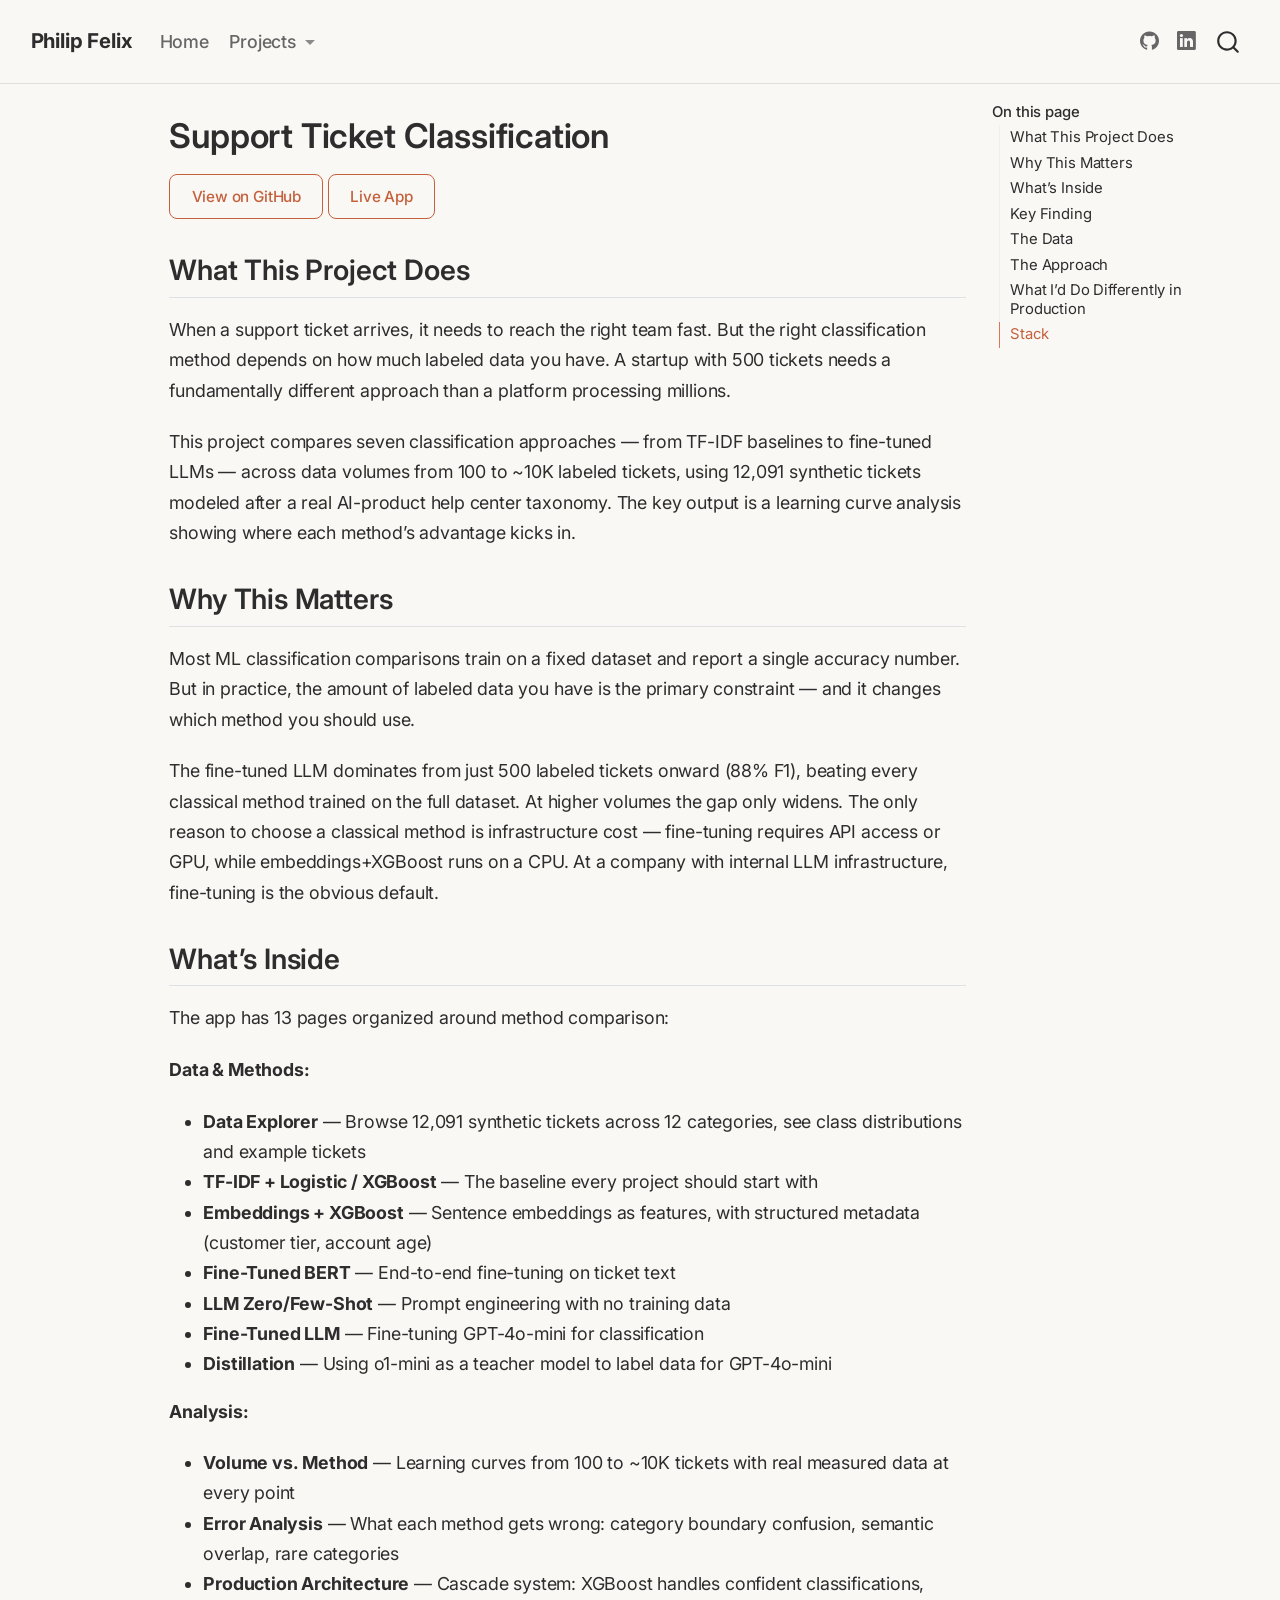
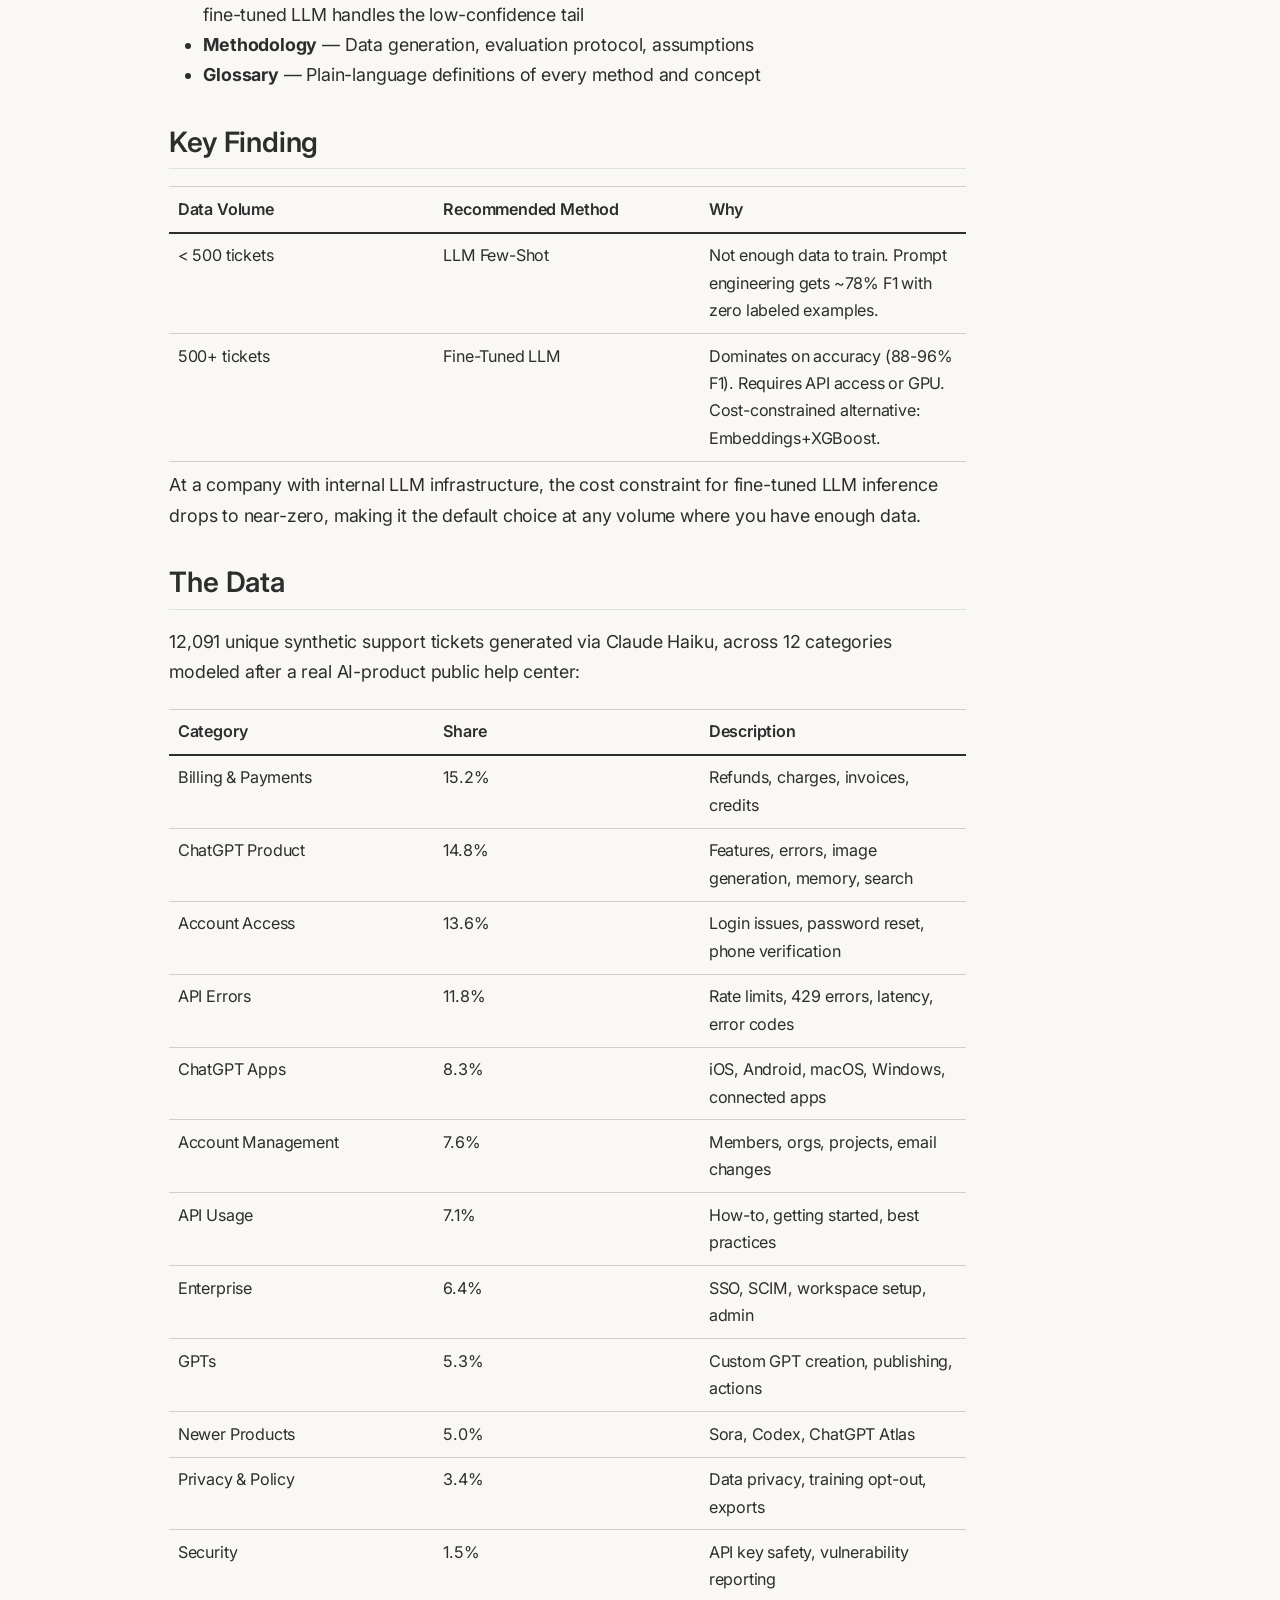
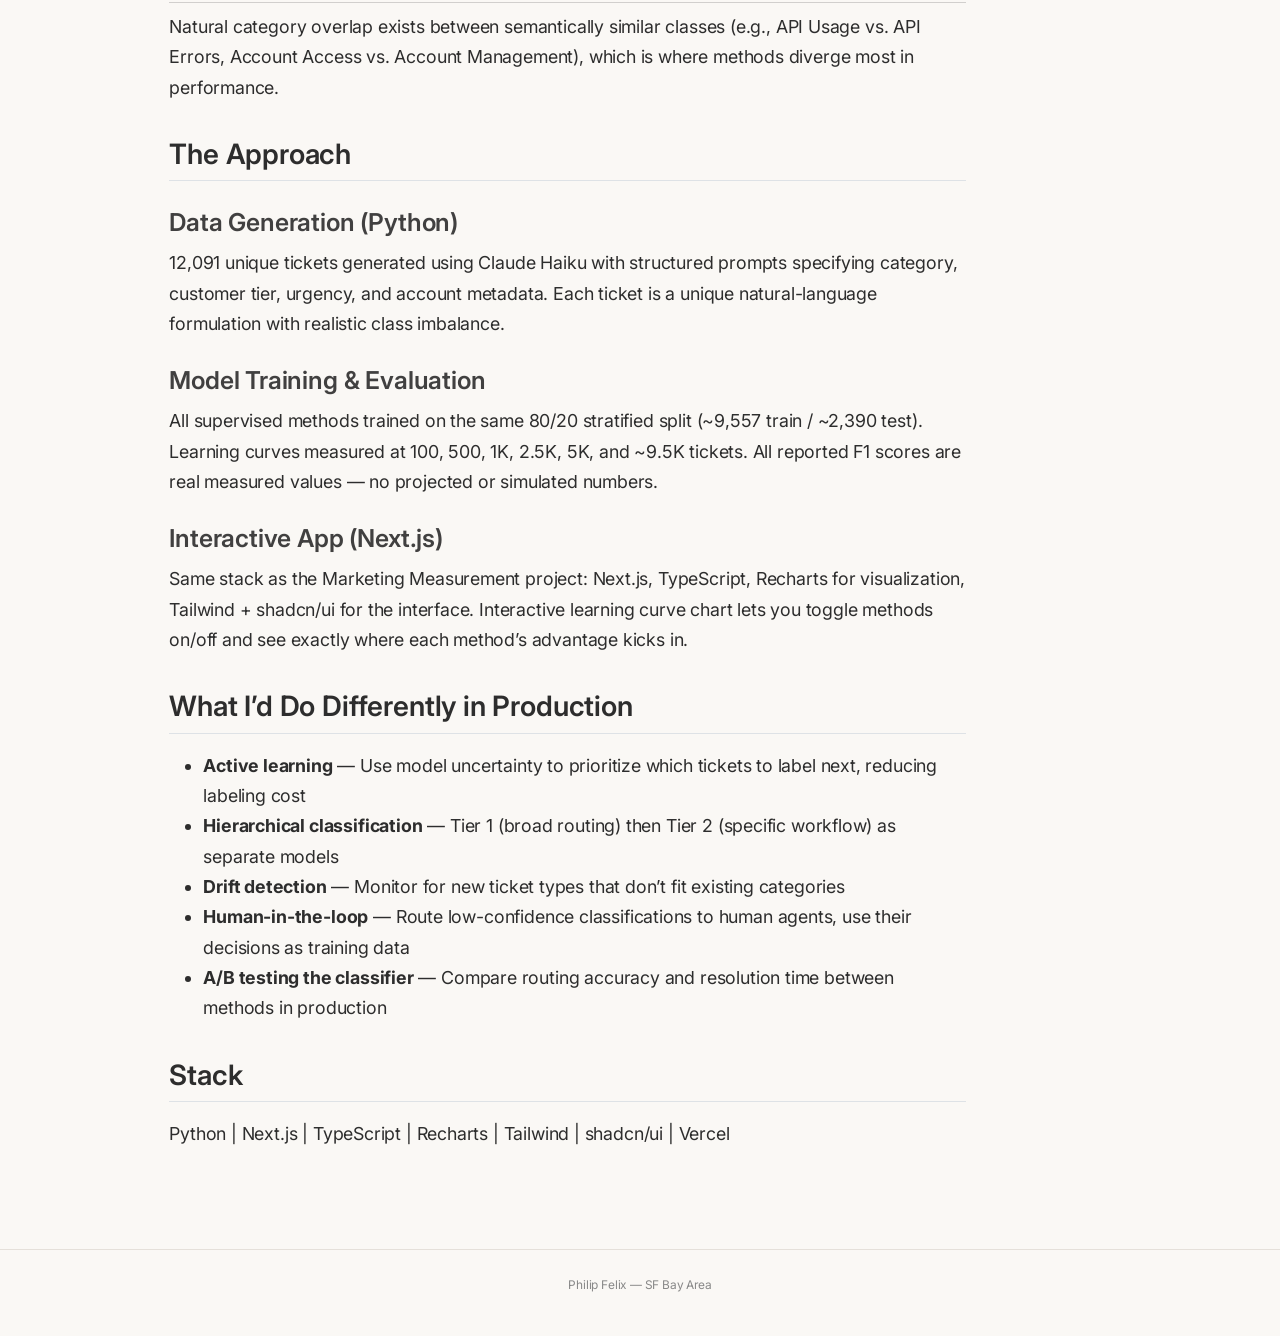
<file: docs/projects/support-ticket-classification.html>
<!DOCTYPE html>
<html xmlns="http://www.w3.org/1999/xhtml" lang="en" xml:lang="en"><head>

<meta charset="utf-8">
<meta name="generator" content="quarto-1.9.36">

<meta name="viewport" content="width=device-width, initial-scale=1.0, user-scalable=yes">


<title>Support Ticket Classification – Philip Felix</title>
<style>
/* Default styles provided by pandoc.
** See https://pandoc.org/MANUAL.html#variables-for-html for config info.
*/
code{white-space: pre-wrap;}
span.smallcaps{font-variant: small-caps;}
div.columns{display: flex; gap: min(4vw, 1.5em);}
div.column{flex: auto; overflow-x: auto;}
div.hanging-indent{margin-left: 1.5em; text-indent: -1.5em;}
ul.task-list{list-style: none;}
ul.task-list li input[type="checkbox"] {
  width: 0.8em;
  margin: 0 0.8em 0.2em -1em; /* quarto-specific, see https://github.com/quarto-dev/quarto-cli/issues/4556 */ 
  vertical-align: middle;
}
</style>


<script src="../site_libs/quarto-nav/quarto-nav.js"></script>
<script src="../site_libs/quarto-nav/headroom.min.js"></script>
<script src="../site_libs/clipboard/clipboard.min.js"></script>
<script src="../site_libs/quarto-search/autocomplete.umd.js"></script>
<script src="../site_libs/quarto-search/fuse.min.js"></script>
<script src="../site_libs/quarto-search/quarto-search.js"></script>
<meta name="quarto:offset" content="../">
<script src="../site_libs/quarto-html/quarto.js" type="module"></script>
<script src="../site_libs/quarto-html/tabsets/tabsets.js" type="module"></script>
<script src="../site_libs/quarto-html/popper.min.js"></script>
<script src="../site_libs/quarto-html/tippy.umd.min.js"></script>
<script src="../site_libs/quarto-html/anchor.min.js"></script>
<link href="../site_libs/quarto-html/tippy.css" rel="stylesheet">
<link href="../site_libs/quarto-html/quarto-syntax-highlighting-49c9dac6fae8e09f4ca8bec003b153f0.css" rel="stylesheet" id="quarto-text-highlighting-styles">
<script src="../site_libs/bootstrap/bootstrap.min.js"></script>
<link href="../site_libs/bootstrap/bootstrap-icons.css" rel="stylesheet">
<link href="../site_libs/bootstrap/bootstrap-f02336fbc942b9a5cca3d71ded698d51.min.css" rel="stylesheet" append-hash="true" id="quarto-bootstrap" data-mode="light">
<script id="quarto-search-options" type="application/json">{
  "location": "navbar",
  "copy-button": false,
  "collapse-after": 3,
  "panel-placement": "end",
  "type": "overlay",
  "limit": 50,
  "keyboard-shortcut": [
    "f",
    "/",
    "s"
  ],
  "show-item-context": false,
  "language": {
    "search-no-results-text": "No results",
    "search-matching-documents-text": "matching documents",
    "search-copy-link-title": "Copy link to search",
    "search-hide-matches-text": "Hide additional matches",
    "search-more-match-text": "more match in this document",
    "search-more-matches-text": "more matches in this document",
    "search-clear-button-title": "Clear",
    "search-text-placeholder": "",
    "search-detached-cancel-button-title": "Cancel",
    "search-submit-button-title": "Submit",
    "search-label": "Search"
  }
}</script>


</head>

<body class="nav-fixed quarto-light">

<div id="quarto-search-results"></div>
  <header id="quarto-header" class="headroom fixed-top">
    <nav class="navbar navbar-expand-lg " data-bs-theme="dark">
      <div class="navbar-container container-fluid">
      <div class="navbar-brand-container mx-auto">
    <a class="navbar-brand" href="../index.html">
    <span class="navbar-title">Philip Felix</span>
    </a>
  </div>
            <div id="quarto-search" class="" title="Search"></div>
          <button class="navbar-toggler" type="button" data-bs-toggle="collapse" data-bs-target="#navbarCollapse" aria-controls="navbarCollapse" role="menu" aria-expanded="false" aria-label="Toggle navigation" onclick="if (window.quartoToggleHeadroom) { window.quartoToggleHeadroom(); }">
  <span class="navbar-toggler-icon"></span>
</button>
          <div class="collapse navbar-collapse" id="navbarCollapse">
            <ul class="navbar-nav navbar-nav-scroll me-auto">
  <li class="nav-item">
    <a class="nav-link" href="../index.html"> 
<span class="menu-text">Home</span></a>
  </li>  
  <li class="nav-item dropdown ">
    <a class="nav-link dropdown-toggle" href="#" id="nav-menu-projects" role="link" data-bs-toggle="dropdown" aria-expanded="false">
 <span class="menu-text">Projects</span>
    </a>
    <ul class="dropdown-menu" aria-labelledby="nav-menu-projects">    
        <li>
    <a class="dropdown-item" href="../projects/ai-search-scorecard.html">
 <span class="dropdown-text">AI Search Visibility Scorecard</span></a>
  </li>  
        <li>
    <a class="dropdown-item" href="../projects/gtm-analytics-warehouse.html">
 <span class="dropdown-text">GTM Analytics Warehouse — dbt</span></a>
  </li>  
        <li>
    <a class="dropdown-item" href="../projects/enrich-eval.html">
 <span class="dropdown-text">EnrichEval — Transaction Enrichment Quality</span></a>
  </li>  
        <li>
    <a class="dropdown-item" href="../projects/lead-scoring.html">
 <span class="dropdown-text">Lead Scoring &amp; Buying Groups</span></a>
  </li>  
        <li>
    <a class="dropdown-item" href="../projects/title-normalizer.html">
 <span class="dropdown-text">Title Normalizer</span></a>
  </li>  
        <li>
    <a class="dropdown-item" href="../projects/context-agent.html">
 <span class="dropdown-text">Adaptive Analyst Agent</span></a>
  </li>  
        <li>
    <a class="dropdown-item" href="../projects/support-ticket-classification.html">
 <span class="dropdown-text">Support Ticket Classification</span></a>
  </li>  
    </ul>
  </li>
</ul>
            <ul class="navbar-nav navbar-nav-scroll ms-auto">
  <li class="nav-item compact">
    <a class="nav-link" href="https://github.com/pfelix828"> <i class="bi bi-github" role="img">
</i> 
<span class="menu-text"></span></a>
  </li>  
  <li class="nav-item compact">
    <a class="nav-link" href="https://linkedin.com/in/pfelix1"> <i class="bi bi-linkedin" role="img">
</i> 
<span class="menu-text"></span></a>
  </li>  
</ul>
          </div> <!-- /navcollapse -->
            <div class="quarto-navbar-tools">
</div>
      </div> <!-- /container-fluid -->
    </nav>
</header>
<!-- content -->
<div id="quarto-content" class="quarto-container page-columns page-rows-contents page-layout-article page-navbar">
<!-- sidebar -->
<!-- margin-sidebar -->
    <div id="quarto-margin-sidebar" class="sidebar margin-sidebar">
        <nav id="TOC" role="doc-toc" class="toc-active">
    <h2 id="toc-title">On this page</h2>
   
  <ul>
  <li><a href="#what-this-project-does" id="toc-what-this-project-does" class="nav-link active" data-scroll-target="#what-this-project-does">What This Project Does</a></li>
  <li><a href="#why-this-matters" id="toc-why-this-matters" class="nav-link" data-scroll-target="#why-this-matters">Why This Matters</a></li>
  <li><a href="#whats-inside" id="toc-whats-inside" class="nav-link" data-scroll-target="#whats-inside">What’s Inside</a></li>
  <li><a href="#key-finding" id="toc-key-finding" class="nav-link" data-scroll-target="#key-finding">Key Finding</a></li>
  <li><a href="#the-data" id="toc-the-data" class="nav-link" data-scroll-target="#the-data">The Data</a></li>
  <li><a href="#the-approach" id="toc-the-approach" class="nav-link" data-scroll-target="#the-approach">The Approach</a>
  <ul class="collapse">
  <li><a href="#data-generation-python" id="toc-data-generation-python" class="nav-link" data-scroll-target="#data-generation-python">Data Generation (Python)</a></li>
  <li><a href="#model-training-evaluation" id="toc-model-training-evaluation" class="nav-link" data-scroll-target="#model-training-evaluation">Model Training &amp; Evaluation</a></li>
  <li><a href="#interactive-app-next.js" id="toc-interactive-app-next.js" class="nav-link" data-scroll-target="#interactive-app-next.js">Interactive App (Next.js)</a></li>
  </ul></li>
  <li><a href="#what-id-do-differently-in-production" id="toc-what-id-do-differently-in-production" class="nav-link" data-scroll-target="#what-id-do-differently-in-production">What I’d Do Differently in Production</a></li>
  <li><a href="#stack" id="toc-stack" class="nav-link" data-scroll-target="#stack">Stack</a></li>
  </ul>
</nav>
    </div>
<!-- main -->
<main class="content" id="quarto-document-content">

<header id="title-block-header" class="quarto-title-block default">
<div class="quarto-title">
<h1 class="title">Support Ticket Classification</h1>
</div>



<div class="quarto-title-meta">

    
  
    
  </div>
  


</header>


<p><a href="https://github.com/pfelix828/support-ticket-classification" class="btn btn-outline-primary">View on GitHub</a> <a href="https://support-ticket-classification.vercel.app" class="btn btn-outline-primary">Live App</a></p>
<section id="what-this-project-does" class="level2">
<h2 class="anchored" data-anchor-id="what-this-project-does">What This Project Does</h2>
<p>When a support ticket arrives, it needs to reach the right team fast. But the right classification method depends on how much labeled data you have. A startup with 500 tickets needs a fundamentally different approach than a platform processing millions.</p>
<p>This project compares seven classification approaches — from TF-IDF baselines to fine-tuned LLMs — across data volumes from 100 to ~10K labeled tickets, using 12,091 synthetic tickets modeled after a real AI-product help center taxonomy. The key output is a learning curve analysis showing where each method’s advantage kicks in.</p>
</section>
<section id="why-this-matters" class="level2">
<h2 class="anchored" data-anchor-id="why-this-matters">Why This Matters</h2>
<p>Most ML classification comparisons train on a fixed dataset and report a single accuracy number. But in practice, the amount of labeled data you have is the primary constraint — and it changes which method you should use.</p>
<p>The fine-tuned LLM dominates from just 500 labeled tickets onward (88% F1), beating every classical method trained on the full dataset. At higher volumes the gap only widens. The only reason to choose a classical method is infrastructure cost — fine-tuning requires API access or GPU, while embeddings+XGBoost runs on a CPU. At a company with internal LLM infrastructure, fine-tuning is the obvious default.</p>
</section>
<section id="whats-inside" class="level2">
<h2 class="anchored" data-anchor-id="whats-inside">What’s Inside</h2>
<p>The app has 13 pages organized around method comparison:</p>
<p><strong>Data &amp; Methods:</strong></p>
<ul>
<li><strong>Data Explorer</strong> — Browse 12,091 synthetic tickets across 12 categories, see class distributions and example tickets</li>
<li><strong>TF-IDF + Logistic / XGBoost</strong> — The baseline every project should start with</li>
<li><strong>Embeddings + XGBoost</strong> — Sentence embeddings as features, with structured metadata (customer tier, account age)</li>
<li><strong>Fine-Tuned BERT</strong> — End-to-end fine-tuning on ticket text</li>
<li><strong>LLM Zero/Few-Shot</strong> — Prompt engineering with no training data</li>
<li><strong>Fine-Tuned LLM</strong> — Fine-tuning GPT-4o-mini for classification</li>
<li><strong>Distillation</strong> — Using o1-mini as a teacher model to label data for GPT-4o-mini</li>
</ul>
<p><strong>Analysis:</strong></p>
<ul>
<li><strong>Volume vs.&nbsp;Method</strong> — Learning curves from 100 to ~10K tickets with real measured data at every point</li>
<li><strong>Error Analysis</strong> — What each method gets wrong: category boundary confusion, semantic overlap, rare categories</li>
<li><strong>Production Architecture</strong> — Cascade system: XGBoost handles confident classifications, fine-tuned LLM handles the low-confidence tail</li>
<li><strong>Methodology</strong> — Data generation, evaluation protocol, assumptions</li>
<li><strong>Glossary</strong> — Plain-language definitions of every method and concept</li>
</ul>
</section>
<section id="key-finding" class="level2">
<h2 class="anchored" data-anchor-id="key-finding">Key Finding</h2>
<table class="caption-top table">
<colgroup>
<col style="width: 33%">
<col style="width: 33%">
<col style="width: 33%">
</colgroup>
<thead>
<tr class="header">
<th>Data Volume</th>
<th>Recommended Method</th>
<th>Why</th>
</tr>
</thead>
<tbody>
<tr class="odd">
<td>&lt; 500 tickets</td>
<td>LLM Few-Shot</td>
<td>Not enough data to train. Prompt engineering gets ~78% F1 with zero labeled examples.</td>
</tr>
<tr class="even">
<td>500+ tickets</td>
<td>Fine-Tuned LLM</td>
<td>Dominates on accuracy (88-96% F1). Requires API access or GPU. Cost-constrained alternative: Embeddings+XGBoost.</td>
</tr>
</tbody>
</table>
<p>At a company with internal LLM infrastructure, the cost constraint for fine-tuned LLM inference drops to near-zero, making it the default choice at any volume where you have enough data.</p>
</section>
<section id="the-data" class="level2">
<h2 class="anchored" data-anchor-id="the-data">The Data</h2>
<p>12,091 unique synthetic support tickets generated via Claude Haiku, across 12 categories modeled after a real AI-product public help center:</p>
<table class="caption-top table">
<colgroup>
<col style="width: 33%">
<col style="width: 33%">
<col style="width: 33%">
</colgroup>
<thead>
<tr class="header">
<th>Category</th>
<th>Share</th>
<th>Description</th>
</tr>
</thead>
<tbody>
<tr class="odd">
<td>Billing &amp; Payments</td>
<td>15.2%</td>
<td>Refunds, charges, invoices, credits</td>
</tr>
<tr class="even">
<td>ChatGPT Product</td>
<td>14.8%</td>
<td>Features, errors, image generation, memory, search</td>
</tr>
<tr class="odd">
<td>Account Access</td>
<td>13.6%</td>
<td>Login issues, password reset, phone verification</td>
</tr>
<tr class="even">
<td>API Errors</td>
<td>11.8%</td>
<td>Rate limits, 429 errors, latency, error codes</td>
</tr>
<tr class="odd">
<td>ChatGPT Apps</td>
<td>8.3%</td>
<td>iOS, Android, macOS, Windows, connected apps</td>
</tr>
<tr class="even">
<td>Account Management</td>
<td>7.6%</td>
<td>Members, orgs, projects, email changes</td>
</tr>
<tr class="odd">
<td>API Usage</td>
<td>7.1%</td>
<td>How-to, getting started, best practices</td>
</tr>
<tr class="even">
<td>Enterprise</td>
<td>6.4%</td>
<td>SSO, SCIM, workspace setup, admin</td>
</tr>
<tr class="odd">
<td>GPTs</td>
<td>5.3%</td>
<td>Custom GPT creation, publishing, actions</td>
</tr>
<tr class="even">
<td>Newer Products</td>
<td>5.0%</td>
<td>Sora, Codex, ChatGPT Atlas</td>
</tr>
<tr class="odd">
<td>Privacy &amp; Policy</td>
<td>3.4%</td>
<td>Data privacy, training opt-out, exports</td>
</tr>
<tr class="even">
<td>Security</td>
<td>1.5%</td>
<td>API key safety, vulnerability reporting</td>
</tr>
</tbody>
</table>
<p>Natural category overlap exists between semantically similar classes (e.g., API Usage vs.&nbsp;API Errors, Account Access vs.&nbsp;Account Management), which is where methods diverge most in performance.</p>
</section>
<section id="the-approach" class="level2">
<h2 class="anchored" data-anchor-id="the-approach">The Approach</h2>
<section id="data-generation-python" class="level3">
<h3 class="anchored" data-anchor-id="data-generation-python">Data Generation (Python)</h3>
<p>12,091 unique tickets generated using Claude Haiku with structured prompts specifying category, customer tier, urgency, and account metadata. Each ticket is a unique natural-language formulation with realistic class imbalance.</p>
</section>
<section id="model-training-evaluation" class="level3">
<h3 class="anchored" data-anchor-id="model-training-evaluation">Model Training &amp; Evaluation</h3>
<p>All supervised methods trained on the same 80/20 stratified split (~9,557 train / ~2,390 test). Learning curves measured at 100, 500, 1K, 2.5K, 5K, and ~9.5K tickets. All reported F1 scores are real measured values — no projected or simulated numbers.</p>
</section>
<section id="interactive-app-next.js" class="level3">
<h3 class="anchored" data-anchor-id="interactive-app-next.js">Interactive App (Next.js)</h3>
<p>Same stack as the Marketing Measurement project: Next.js, TypeScript, Recharts for visualization, Tailwind + shadcn/ui for the interface. Interactive learning curve chart lets you toggle methods on/off and see exactly where each method’s advantage kicks in.</p>
</section>
</section>
<section id="what-id-do-differently-in-production" class="level2">
<h2 class="anchored" data-anchor-id="what-id-do-differently-in-production">What I’d Do Differently in Production</h2>
<ul>
<li><strong>Active learning</strong> — Use model uncertainty to prioritize which tickets to label next, reducing labeling cost</li>
<li><strong>Hierarchical classification</strong> — Tier 1 (broad routing) then Tier 2 (specific workflow) as separate models</li>
<li><strong>Drift detection</strong> — Monitor for new ticket types that don’t fit existing categories</li>
<li><strong>Human-in-the-loop</strong> — Route low-confidence classifications to human agents, use their decisions as training data</li>
<li><strong>A/B testing the classifier</strong> — Compare routing accuracy and resolution time between methods in production</li>
</ul>
</section>
<section id="stack" class="level2">
<h2 class="anchored" data-anchor-id="stack">Stack</h2>
<p>Python | Next.js | TypeScript | Recharts | Tailwind | shadcn/ui | Vercel</p>


</section>

</main> <!-- /main -->
<script id="quarto-html-after-body" type="application/javascript">
  window.document.addEventListener("DOMContentLoaded", function (event) {
    const icon = "";
    const anchorJS = new window.AnchorJS();
    anchorJS.options = {
      placement: 'right',
      icon: icon
    };
    anchorJS.add('.anchored');
    const isCodeAnnotation = (el) => {
      for (const clz of el.classList) {
        if (clz.startsWith('code-annotation-')) {                     
          return true;
        }
      }
      return false;
    }
    const onCopySuccess = function(e) {
      // button target
      const button = e.trigger;
      // don't keep focus
      button.blur();
      // flash "checked"
      button.classList.add('code-copy-button-checked');
      var currentTitle = button.getAttribute("title");
      button.setAttribute("title", "Copied!");
      let tooltip;
      if (window.bootstrap) {
        button.setAttribute("data-bs-toggle", "tooltip");
        button.setAttribute("data-bs-placement", "left");
        button.setAttribute("data-bs-title", "Copied!");
        tooltip = new bootstrap.Tooltip(button, 
          { trigger: "manual", 
            customClass: "code-copy-button-tooltip",
            offset: [0, -8]});
        tooltip.show();    
      }
      setTimeout(function() {
        if (tooltip) {
          tooltip.hide();
          button.removeAttribute("data-bs-title");
          button.removeAttribute("data-bs-toggle");
          button.removeAttribute("data-bs-placement");
        }
        button.setAttribute("title", currentTitle);
        button.classList.remove('code-copy-button-checked');
      }, 1000);
      // clear code selection
      e.clearSelection();
    }
    const getTextToCopy = function(trigger) {
      const outerScaffold = trigger.parentElement.cloneNode(true);
      const codeEl = outerScaffold.querySelector('code');
      for (const childEl of codeEl.children) {
        if (isCodeAnnotation(childEl)) {
          childEl.remove();
        }
      }
      return codeEl.innerText;
    }
    const clipboard = new window.ClipboardJS('.code-copy-button:not([data-in-quarto-modal])', {
      text: getTextToCopy
    });
    clipboard.on('success', onCopySuccess);
    if (window.document.getElementById('quarto-embedded-source-code-modal')) {
      const clipboardModal = new window.ClipboardJS('.code-copy-button[data-in-quarto-modal]', {
        text: getTextToCopy,
        container: window.document.getElementById('quarto-embedded-source-code-modal')
      });
      clipboardModal.on('success', onCopySuccess);
    }
      var localhostRegex = new RegExp(/^(?:http|https):\/\/localhost\:?[0-9]*\//);
      var mailtoRegex = new RegExp(/^mailto:/);
        var filterRegex = new RegExp('/' + window.location.host + '/');
      var isInternal = (href) => {
          return filterRegex.test(href) || localhostRegex.test(href) || mailtoRegex.test(href);
      }
      // Inspect non-navigation links and adorn them if external
     var links = window.document.querySelectorAll('a[href]:not(.nav-link):not(.navbar-brand):not(.toc-action):not(.sidebar-link):not(.sidebar-item-toggle):not(.pagination-link):not(.no-external):not([aria-hidden]):not(.dropdown-item):not(.quarto-navigation-tool):not(.about-link)');
      for (var i=0; i<links.length; i++) {
        const link = links[i];
        if (!isInternal(link.href)) {
          // undo the damage that might have been done by quarto-nav.js in the case of
          // links that we want to consider external
          if (link.dataset.originalHref !== undefined) {
            link.href = link.dataset.originalHref;
          }
        }
      }
    function tippyHover(el, contentFn, onTriggerFn, onUntriggerFn) {
      const config = {
        allowHTML: true,
        maxWidth: 500,
        delay: 100,
        arrow: false,
        appendTo: function(el) {
            return el.parentElement;
        },
        interactive: true,
        interactiveBorder: 10,
        theme: 'quarto',
        placement: 'bottom-start',
      };
      if (contentFn) {
        config.content = contentFn;
      }
      if (onTriggerFn) {
        config.onTrigger = onTriggerFn;
      }
      if (onUntriggerFn) {
        config.onUntrigger = onUntriggerFn;
      }
      window.tippy(el, config); 
    }
    const noterefs = window.document.querySelectorAll('a[role="doc-noteref"]');
    for (var i=0; i<noterefs.length; i++) {
      const ref = noterefs[i];
      tippyHover(ref, function() {
        // use id or data attribute instead here
        let href = ref.getAttribute('data-footnote-href') || ref.getAttribute('href');
        try { href = new URL(href).hash; } catch {}
        const id = href.replace(/^#\/?/, "");
        const note = window.document.getElementById(id);
        if (note) {
          return note.innerHTML;
        } else {
          return "";
        }
      });
    }
    const xrefs = window.document.querySelectorAll('a.quarto-xref');
    const processXRef = (id, note) => {
      // Strip column container classes
      const stripColumnClz = (el) => {
        el.classList.remove("page-full", "page-columns");
        if (el.children) {
          for (const child of el.children) {
            stripColumnClz(child);
          }
        }
      }
      stripColumnClz(note)
      if (id === null || id.startsWith('sec-')) {
        // Special case sections, only their first couple elements
        const container = document.createElement("div");
        if (note.children && note.children.length > 2) {
          container.appendChild(note.children[0].cloneNode(true));
          for (let i = 1; i < note.children.length; i++) {
            const child = note.children[i];
            if (child.tagName === "P" && child.innerText === "") {
              continue;
            } else {
              container.appendChild(child.cloneNode(true));
              break;
            }
          }
          if (window.Quarto?.typesetMath) {
            window.Quarto.typesetMath(container);
          }
          return container.innerHTML
        } else {
          if (window.Quarto?.typesetMath) {
            window.Quarto.typesetMath(note);
          }
          return note.innerHTML;
        }
      } else {
        // Remove any anchor links if they are present
        const anchorLink = note.querySelector('a.anchorjs-link');
        if (anchorLink) {
          anchorLink.remove();
        }
        if (window.Quarto?.typesetMath) {
          window.Quarto.typesetMath(note);
        }
        if (note.classList.contains("callout")) {
          return note.outerHTML;
        } else {
          return note.innerHTML;
        }
      }
    }
    for (var i=0; i<xrefs.length; i++) {
      const xref = xrefs[i];
      tippyHover(xref, undefined, function(instance) {
        instance.disable();
        let url = xref.getAttribute('href');
        let hash = undefined; 
        if (url.startsWith('#')) {
          hash = url;
        } else {
          try { hash = new URL(url).hash; } catch {}
        }
        if (hash) {
          const id = hash.replace(/^#\/?/, "");
          const note = window.document.getElementById(id);
          if (note !== null) {
            try {
              const html = processXRef(id, note.cloneNode(true));
              instance.setContent(html);
            } finally {
              instance.enable();
              instance.show();
            }
          } else {
            // See if we can fetch this
            fetch(url.split('#')[0])
            .then(res => res.text())
            .then(html => {
              const parser = new DOMParser();
              const htmlDoc = parser.parseFromString(html, "text/html");
              const note = htmlDoc.getElementById(id);
              if (note !== null) {
                const html = processXRef(id, note);
                instance.setContent(html);
              } 
            }).finally(() => {
              instance.enable();
              instance.show();
            });
          }
        } else {
          // See if we can fetch a full url (with no hash to target)
          // This is a special case and we should probably do some content thinning / targeting
          fetch(url)
          .then(res => res.text())
          .then(html => {
            const parser = new DOMParser();
            const htmlDoc = parser.parseFromString(html, "text/html");
            const note = htmlDoc.querySelector('main.content');
            if (note !== null) {
              // This should only happen for chapter cross references
              // (since there is no id in the URL)
              // remove the first header
              if (note.children.length > 0 && note.children[0].tagName === "HEADER") {
                note.children[0].remove();
              }
              const html = processXRef(null, note);
              instance.setContent(html);
            } 
          }).finally(() => {
            instance.enable();
            instance.show();
          });
        }
      }, function(instance) {
      });
    }
        let selectedAnnoteEl;
        const selectorForAnnotation = ( cell, annotation) => {
          let cellAttr = 'data-code-cell="' + cell + '"';
          let lineAttr = 'data-code-annotation="' +  annotation + '"';
          const selector = 'span[' + cellAttr + '][' + lineAttr + ']';
          return selector;
        }
        const selectCodeLines = (annoteEl) => {
          const doc = window.document;
          const targetCell = annoteEl.getAttribute("data-target-cell");
          const targetAnnotation = annoteEl.getAttribute("data-target-annotation");
          const annoteSpan = window.document.querySelector(selectorForAnnotation(targetCell, targetAnnotation));
          const lines = annoteSpan.getAttribute("data-code-lines").split(",");
          const lineIds = lines.map((line) => {
            return targetCell + "-" + line;
          })
          let top = null;
          let height = null;
          let parent = null;
          if (lineIds.length > 0) {
              //compute the position of the single el (top and bottom and make a div)
              const el = window.document.getElementById(lineIds[0]);
              top = el.offsetTop;
              height = el.offsetHeight;
              parent = el.parentElement.parentElement;
            if (lineIds.length > 1) {
              const lastEl = window.document.getElementById(lineIds[lineIds.length - 1]);
              const bottom = lastEl.offsetTop + lastEl.offsetHeight;
              height = bottom - top;
            }
            if (top !== null && height !== null && parent !== null) {
              // cook up a div (if necessary) and position it 
              let div = window.document.getElementById("code-annotation-line-highlight");
              if (div === null) {
                div = window.document.createElement("div");
                div.setAttribute("id", "code-annotation-line-highlight");
                div.style.position = 'absolute';
                parent.appendChild(div);
              }
              div.style.top = top - 2 + "px";
              div.style.height = height + 4 + "px";
              div.style.left = 0;
              let gutterDiv = window.document.getElementById("code-annotation-line-highlight-gutter");
              if (gutterDiv === null) {
                gutterDiv = window.document.createElement("div");
                gutterDiv.setAttribute("id", "code-annotation-line-highlight-gutter");
                gutterDiv.style.position = 'absolute';
                const codeCell = window.document.getElementById(targetCell);
                const gutter = codeCell.querySelector('.code-annotation-gutter');
                gutter.appendChild(gutterDiv);
              }
              gutterDiv.style.top = top - 2 + "px";
              gutterDiv.style.height = height + 4 + "px";
            }
            selectedAnnoteEl = annoteEl;
          }
        };
        const unselectCodeLines = () => {
          const elementsIds = ["code-annotation-line-highlight", "code-annotation-line-highlight-gutter"];
          elementsIds.forEach((elId) => {
            const div = window.document.getElementById(elId);
            if (div) {
              div.remove();
            }
          });
          selectedAnnoteEl = undefined;
        };
          // Handle positioning of the toggle
      window.addEventListener(
        "resize",
        throttle(() => {
          elRect = undefined;
          if (selectedAnnoteEl) {
            selectCodeLines(selectedAnnoteEl);
          }
        }, 10)
      );
      function throttle(fn, ms) {
      let throttle = false;
      let timer;
        return (...args) => {
          if(!throttle) { // first call gets through
              fn.apply(this, args);
              throttle = true;
          } else { // all the others get throttled
              if(timer) clearTimeout(timer); // cancel #2
              timer = setTimeout(() => {
                fn.apply(this, args);
                timer = throttle = false;
              }, ms);
          }
        };
      }
        // Attach click handler to the DT
        const annoteDls = window.document.querySelectorAll('dt[data-target-cell]');
        for (const annoteDlNode of annoteDls) {
          annoteDlNode.addEventListener('click', (event) => {
            const clickedEl = event.target;
            if (clickedEl !== selectedAnnoteEl) {
              unselectCodeLines();
              const activeEl = window.document.querySelector('dt[data-target-cell].code-annotation-active');
              if (activeEl) {
                activeEl.classList.remove('code-annotation-active');
              }
              selectCodeLines(clickedEl);
              clickedEl.classList.add('code-annotation-active');
            } else {
              // Unselect the line
              unselectCodeLines();
              clickedEl.classList.remove('code-annotation-active');
            }
          });
        }
    const findCites = (el) => {
      const parentEl = el.parentElement;
      if (parentEl) {
        const cites = parentEl.dataset.cites;
        if (cites) {
          return {
            el,
            cites: cites.split(' ')
          };
        } else {
          return findCites(el.parentElement)
        }
      } else {
        return undefined;
      }
    };
    var bibliorefs = window.document.querySelectorAll('a[role="doc-biblioref"]');
    for (var i=0; i<bibliorefs.length; i++) {
      const ref = bibliorefs[i];
      const citeInfo = findCites(ref);
      if (citeInfo) {
        tippyHover(citeInfo.el, function() {
          var popup = window.document.createElement('div');
          citeInfo.cites.forEach(function(cite) {
            var citeDiv = window.document.createElement('div');
            citeDiv.classList.add('hanging-indent');
            citeDiv.classList.add('csl-entry');
            var biblioDiv = window.document.getElementById('ref-' + cite);
            if (biblioDiv) {
              citeDiv.innerHTML = biblioDiv.innerHTML;
            }
            popup.appendChild(citeDiv);
          });
          return popup.innerHTML;
        });
      }
    }
  });
  </script>
</div> <!-- /content -->
<footer class="footer">
  <div class="nav-footer">
    <div class="nav-footer-left">
      &nbsp;
    </div>   
    <div class="nav-footer-center">
<p>Philip Felix — SF Bay Area</p>
</div>
    <div class="nav-footer-right">
      &nbsp;
    </div>
  </div>
</footer>
<script data-goatcounter="https://pfelix.goatcounter.com/count" async="" src="//gc.zgo.at/count.js"></script>




</body></html>
</file>
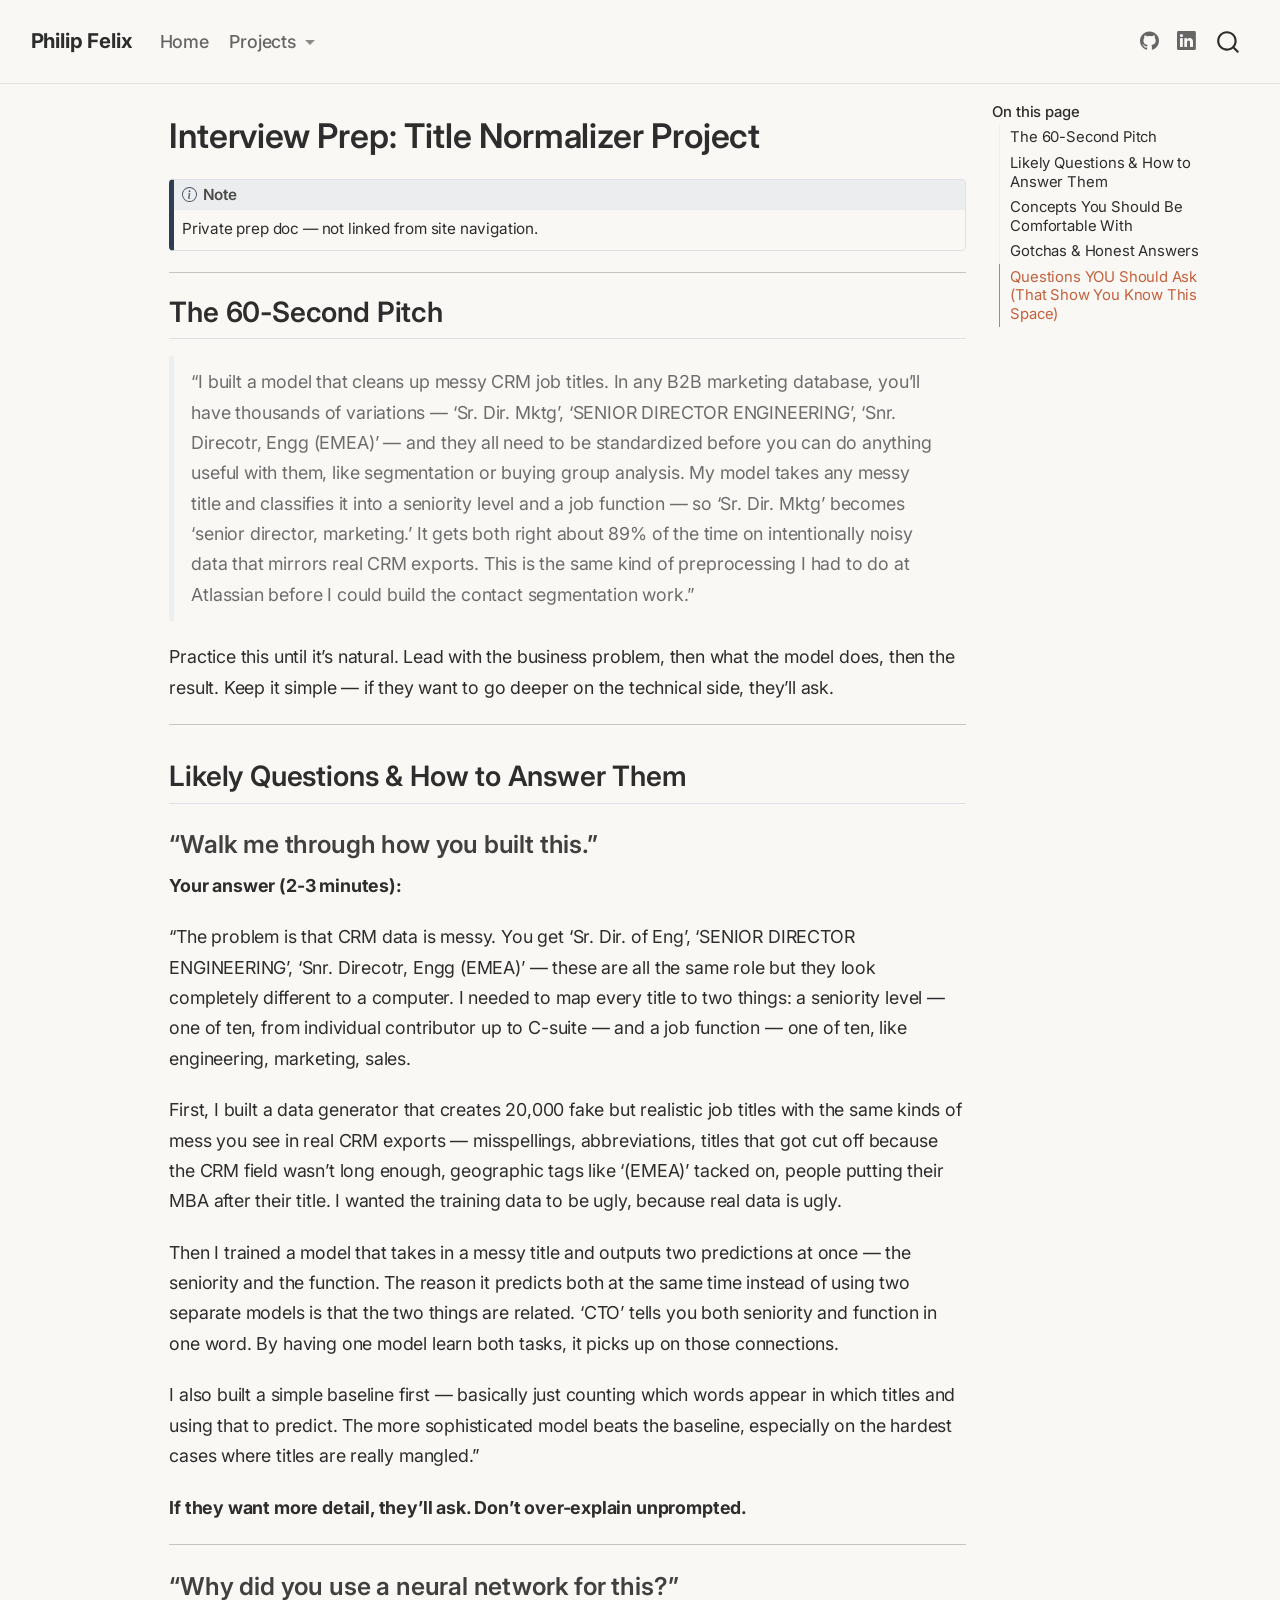
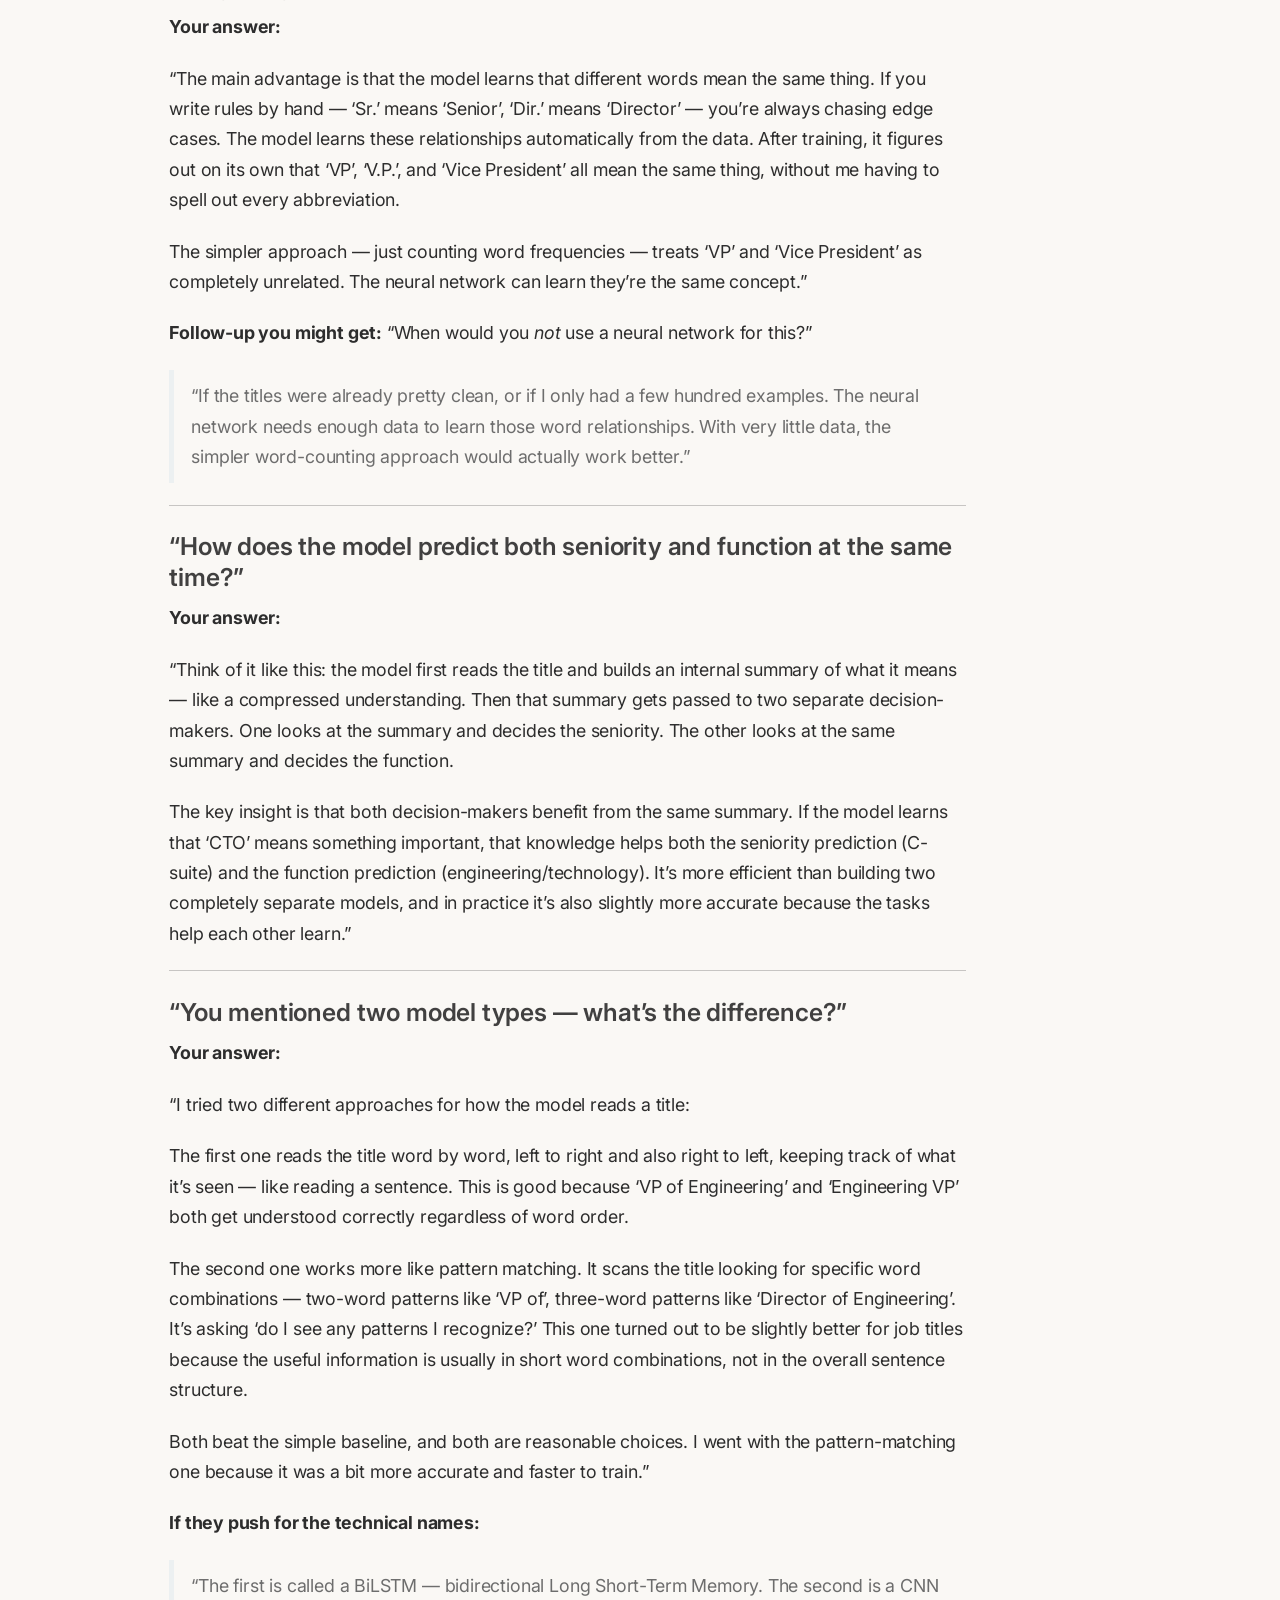
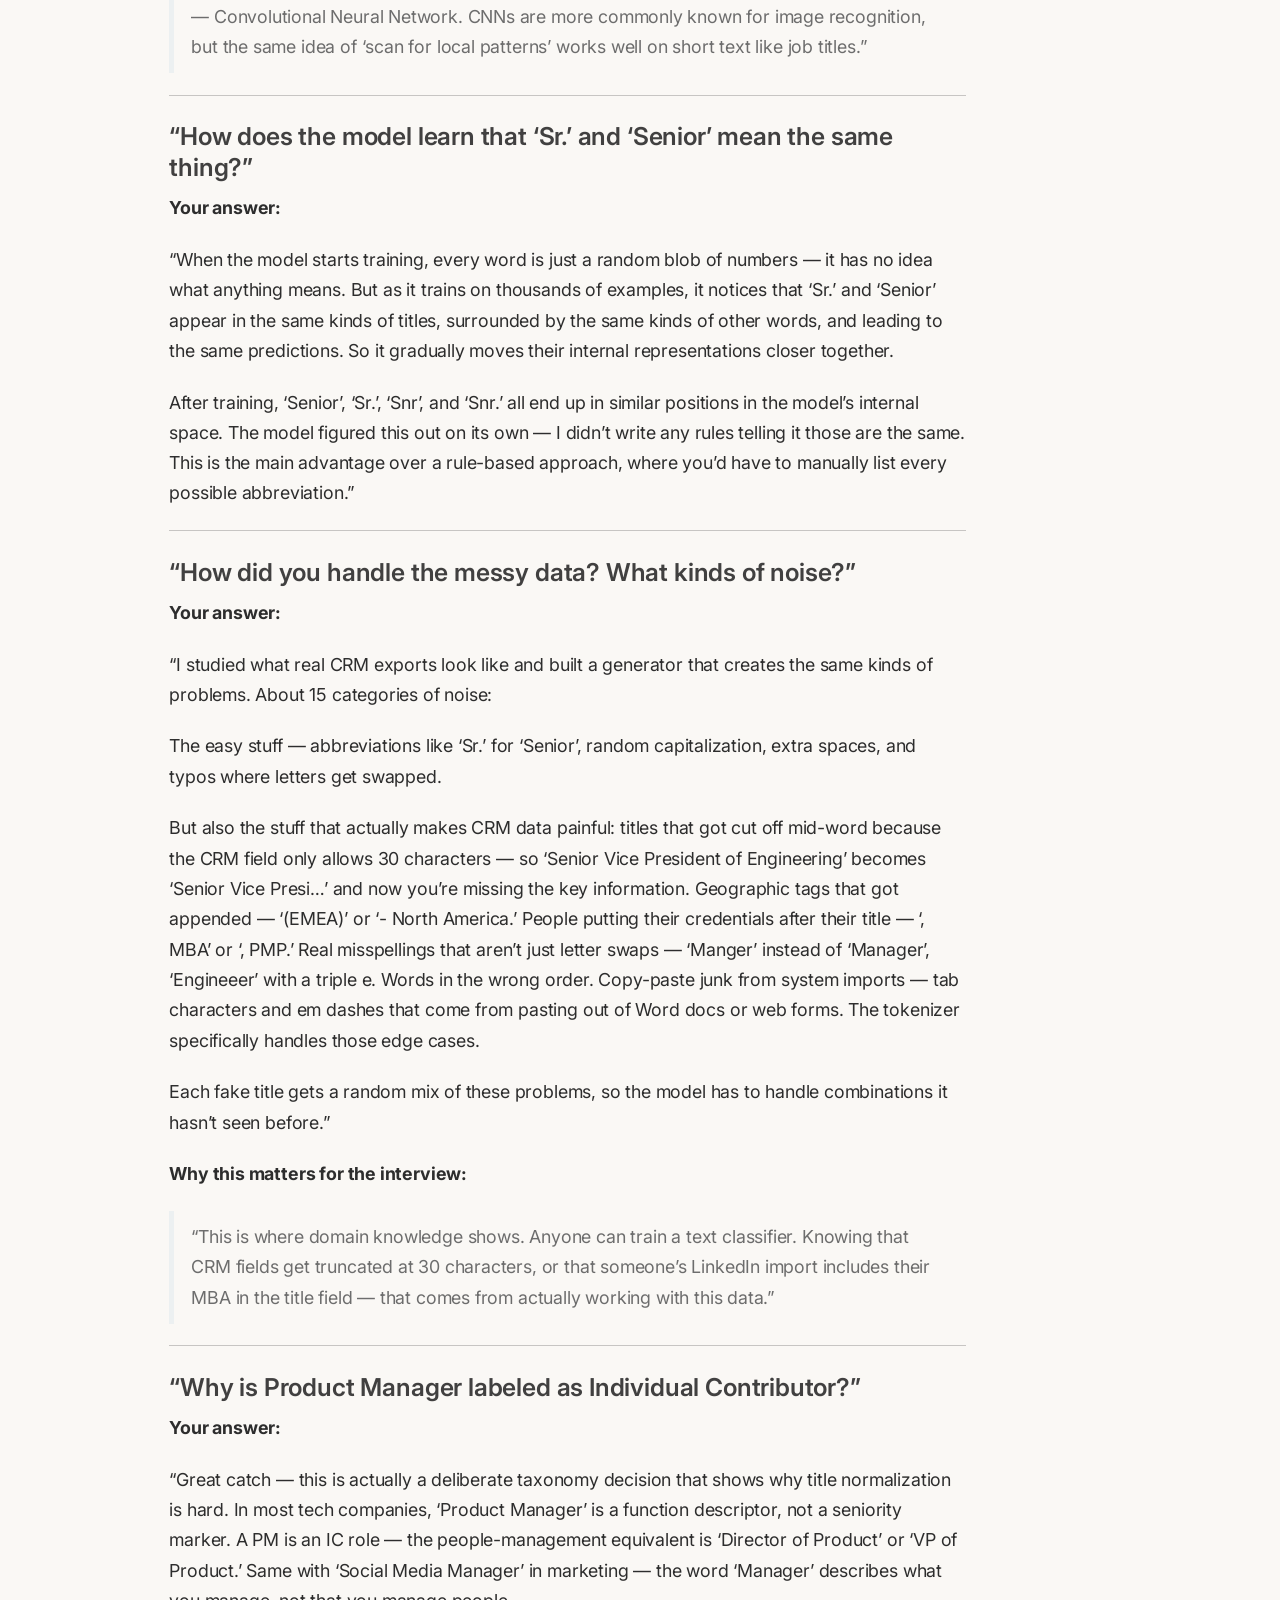
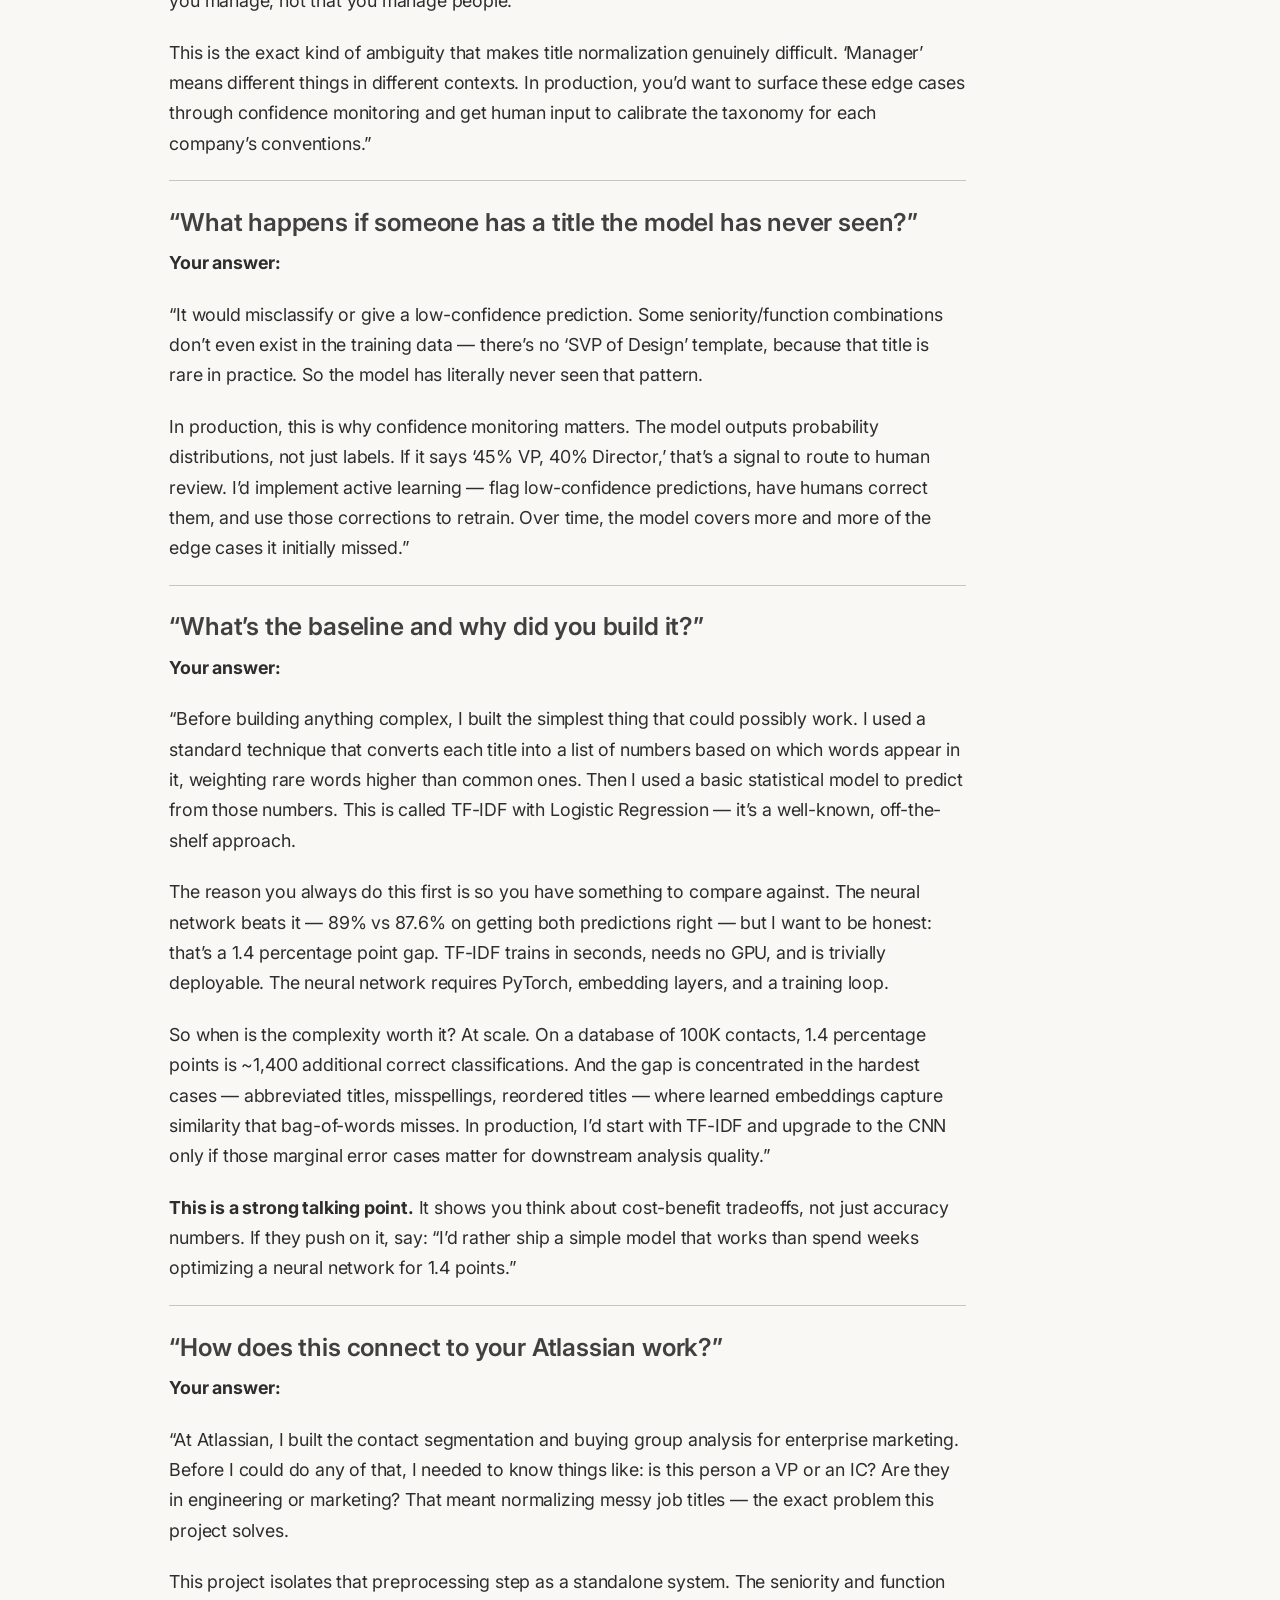
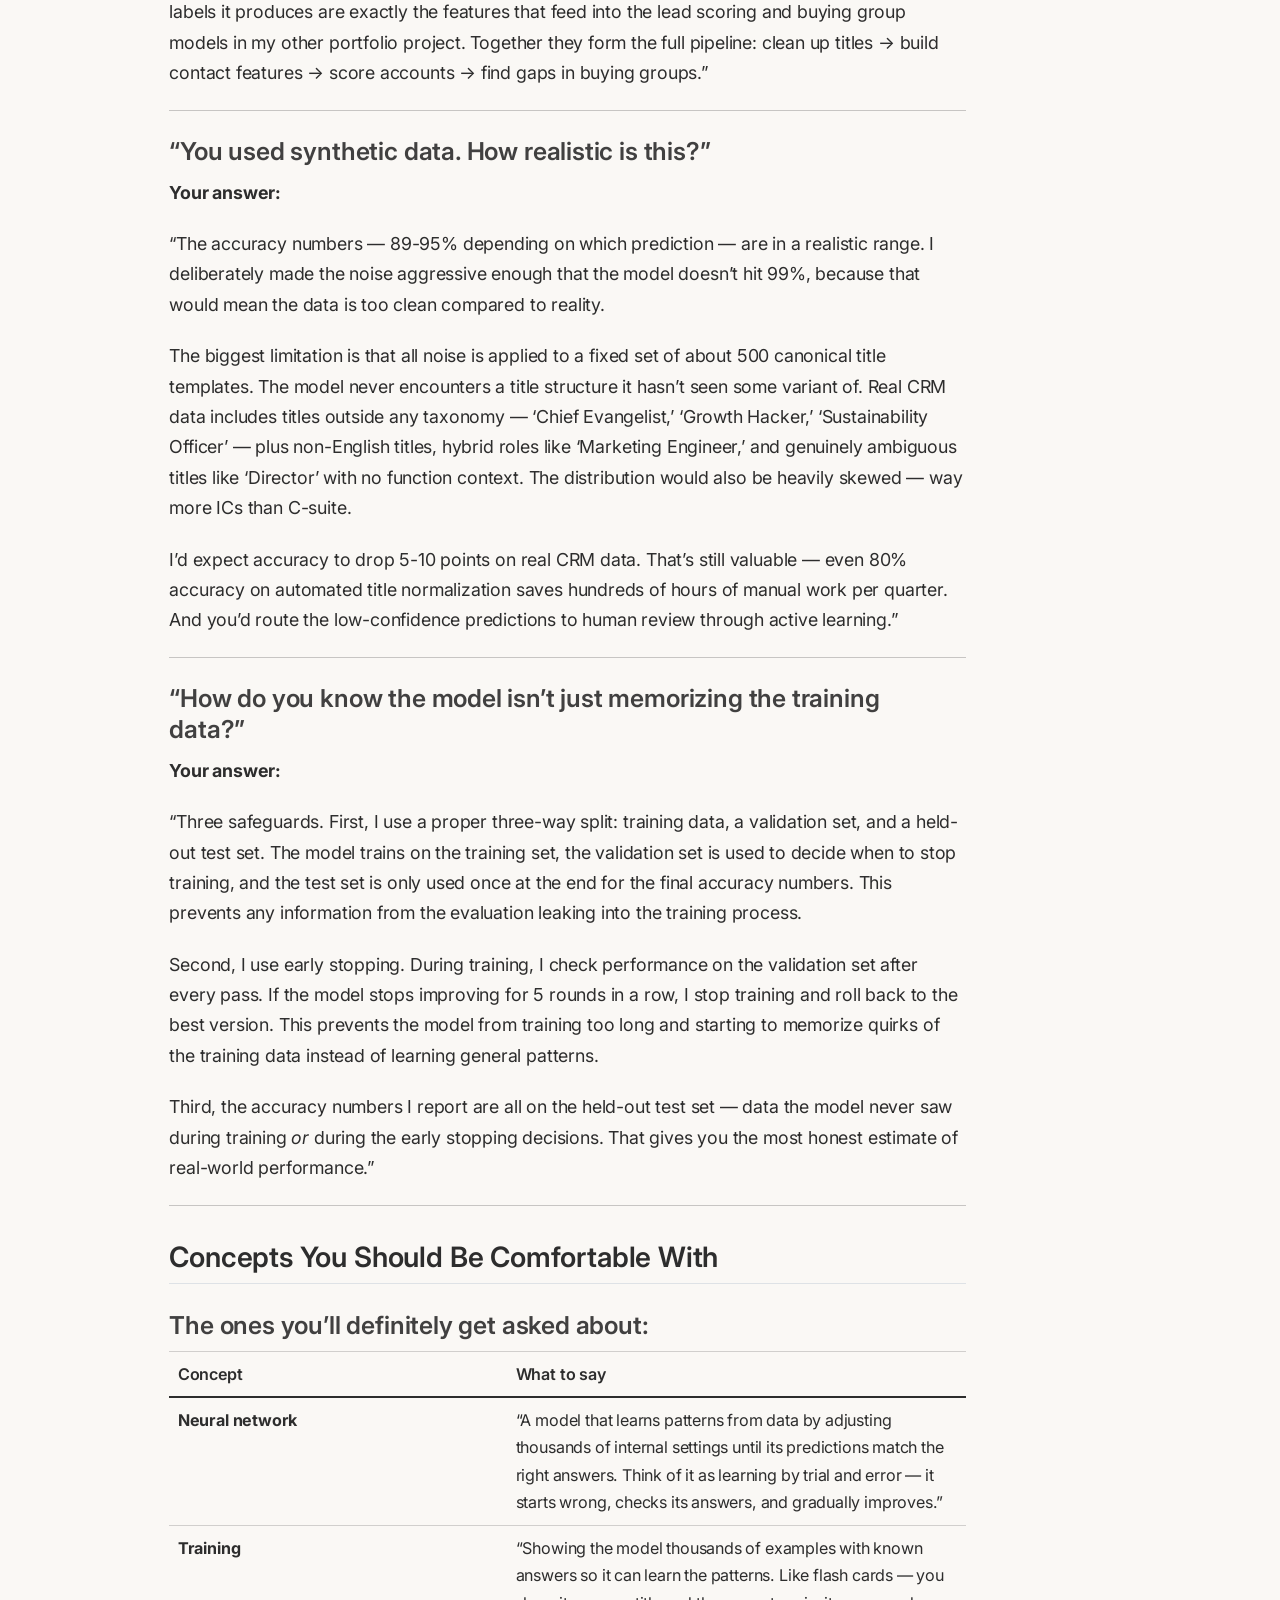
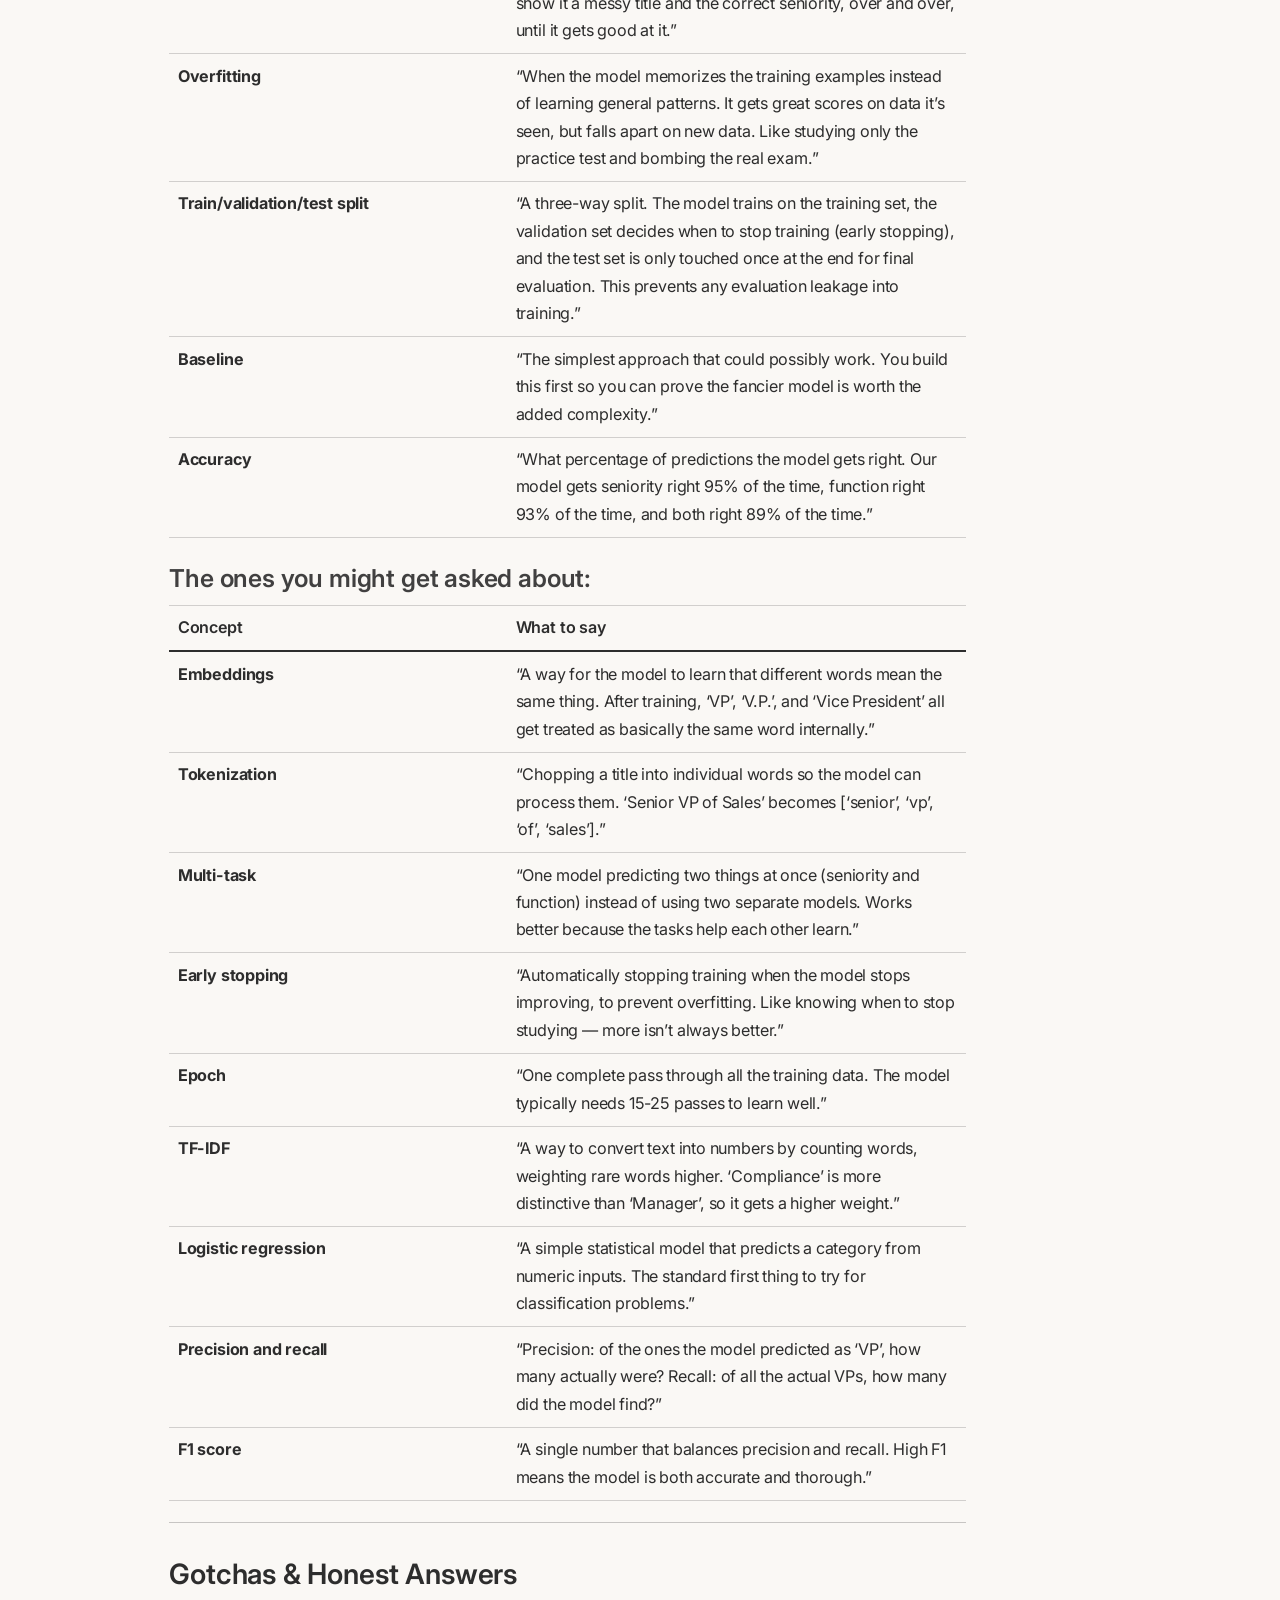
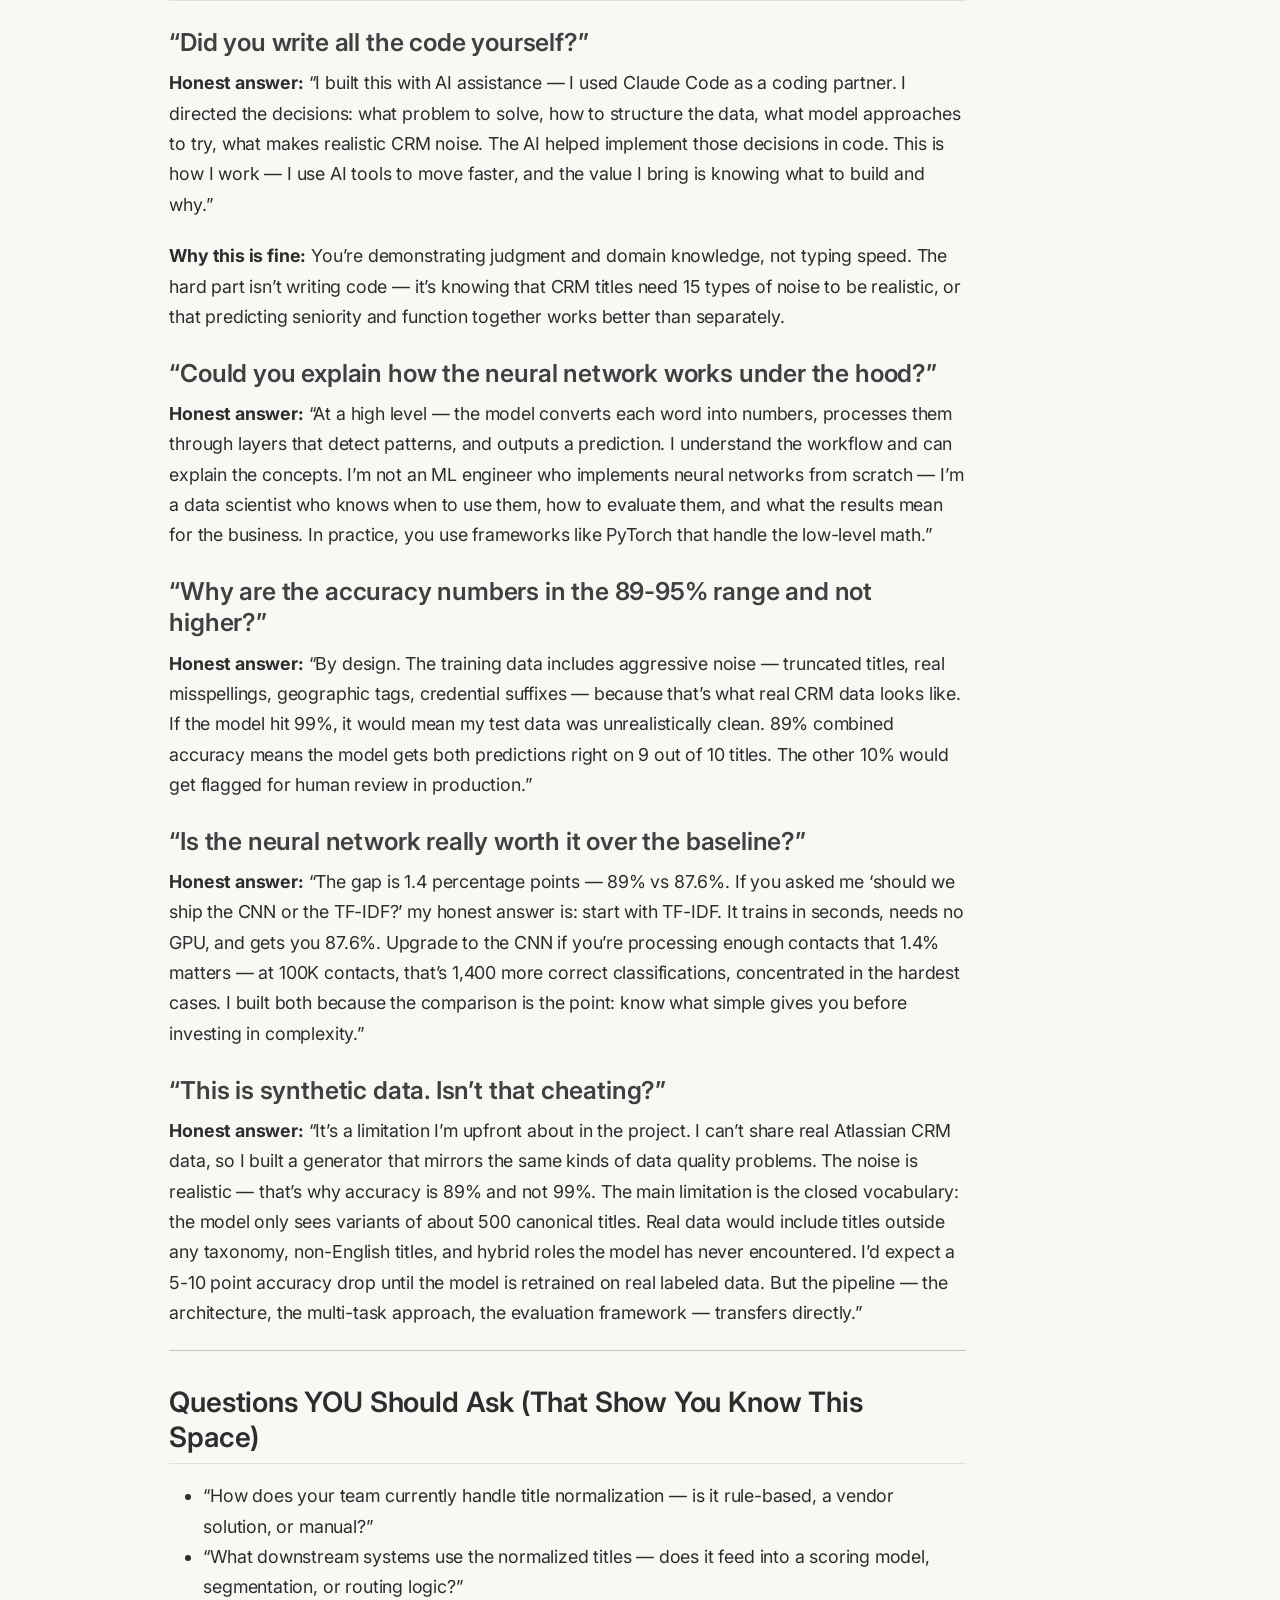
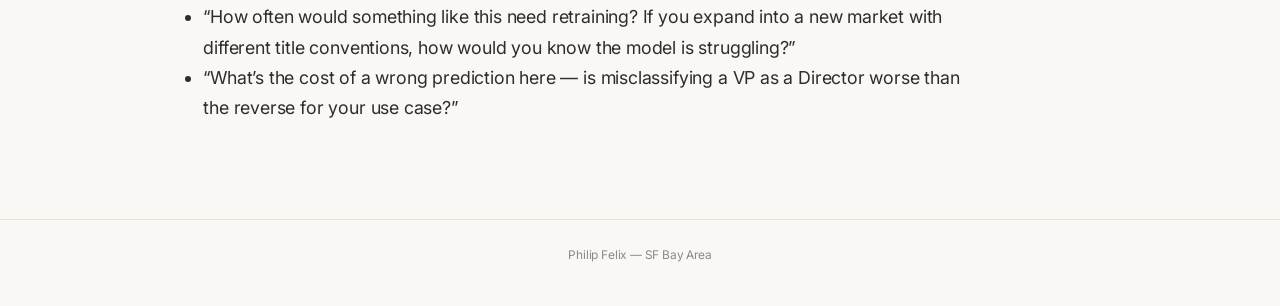
<file: docs/projects/title-normalizer-prep.html>
<!DOCTYPE html>
<html xmlns="http://www.w3.org/1999/xhtml" lang="en" xml:lang="en"><head>

<meta charset="utf-8">
<meta name="generator" content="quarto-1.9.36">

<meta name="viewport" content="width=device-width, initial-scale=1.0, user-scalable=yes">


<title>Interview Prep: Title Normalizer Project – Philip Felix</title>
<style>
/* Default styles provided by pandoc.
** See https://pandoc.org/MANUAL.html#variables-for-html for config info.
*/
code{white-space: pre-wrap;}
span.smallcaps{font-variant: small-caps;}
div.columns{display: flex; gap: min(4vw, 1.5em);}
div.column{flex: auto; overflow-x: auto;}
div.hanging-indent{margin-left: 1.5em; text-indent: -1.5em;}
ul.task-list{list-style: none;}
ul.task-list li input[type="checkbox"] {
  width: 0.8em;
  margin: 0 0.8em 0.2em -1em; /* quarto-specific, see https://github.com/quarto-dev/quarto-cli/issues/4556 */ 
  vertical-align: middle;
}
</style>


<script src="../site_libs/quarto-nav/quarto-nav.js"></script>
<script src="../site_libs/quarto-nav/headroom.min.js"></script>
<script src="../site_libs/clipboard/clipboard.min.js"></script>
<script src="../site_libs/quarto-search/autocomplete.umd.js"></script>
<script src="../site_libs/quarto-search/fuse.min.js"></script>
<script src="../site_libs/quarto-search/quarto-search.js"></script>
<meta name="quarto:offset" content="../">
<script src="../site_libs/quarto-html/quarto.js" type="module"></script>
<script src="../site_libs/quarto-html/tabsets/tabsets.js" type="module"></script>
<script src="../site_libs/quarto-html/popper.min.js"></script>
<script src="../site_libs/quarto-html/tippy.umd.min.js"></script>
<script src="../site_libs/quarto-html/anchor.min.js"></script>
<link href="../site_libs/quarto-html/tippy.css" rel="stylesheet">
<link href="../site_libs/quarto-html/quarto-syntax-highlighting-49c9dac6fae8e09f4ca8bec003b153f0.css" rel="stylesheet" id="quarto-text-highlighting-styles">
<script src="../site_libs/bootstrap/bootstrap.min.js"></script>
<link href="../site_libs/bootstrap/bootstrap-icons.css" rel="stylesheet">
<link href="../site_libs/bootstrap/bootstrap-f02336fbc942b9a5cca3d71ded698d51.min.css" rel="stylesheet" append-hash="true" id="quarto-bootstrap" data-mode="light">
<script id="quarto-search-options" type="application/json">{
  "location": "navbar",
  "copy-button": false,
  "collapse-after": 3,
  "panel-placement": "end",
  "type": "overlay",
  "limit": 50,
  "keyboard-shortcut": [
    "f",
    "/",
    "s"
  ],
  "show-item-context": false,
  "language": {
    "search-no-results-text": "No results",
    "search-matching-documents-text": "matching documents",
    "search-copy-link-title": "Copy link to search",
    "search-hide-matches-text": "Hide additional matches",
    "search-more-match-text": "more match in this document",
    "search-more-matches-text": "more matches in this document",
    "search-clear-button-title": "Clear",
    "search-text-placeholder": "",
    "search-detached-cancel-button-title": "Cancel",
    "search-submit-button-title": "Submit",
    "search-label": "Search"
  }
}</script>


</head>

<body class="nav-fixed quarto-light">

<div id="quarto-search-results"></div>
  <header id="quarto-header" class="headroom fixed-top">
    <nav class="navbar navbar-expand-lg " data-bs-theme="dark">
      <div class="navbar-container container-fluid">
      <div class="navbar-brand-container mx-auto">
    <a class="navbar-brand" href="../index.html">
    <span class="navbar-title">Philip Felix</span>
    </a>
  </div>
            <div id="quarto-search" class="" title="Search"></div>
          <button class="navbar-toggler" type="button" data-bs-toggle="collapse" data-bs-target="#navbarCollapse" aria-controls="navbarCollapse" role="menu" aria-expanded="false" aria-label="Toggle navigation" onclick="if (window.quartoToggleHeadroom) { window.quartoToggleHeadroom(); }">
  <span class="navbar-toggler-icon"></span>
</button>
          <div class="collapse navbar-collapse" id="navbarCollapse">
            <ul class="navbar-nav navbar-nav-scroll me-auto">
  <li class="nav-item">
    <a class="nav-link" href="../index.html"> 
<span class="menu-text">Home</span></a>
  </li>  
  <li class="nav-item dropdown ">
    <a class="nav-link dropdown-toggle" href="#" id="nav-menu-projects" role="link" data-bs-toggle="dropdown" aria-expanded="false">
 <span class="menu-text">Projects</span>
    </a>
    <ul class="dropdown-menu" aria-labelledby="nav-menu-projects">    
        <li>
    <a class="dropdown-item" href="../projects/ai-search-scorecard.html">
 <span class="dropdown-text">AI Search Visibility Scorecard</span></a>
  </li>  
        <li>
    <a class="dropdown-item" href="../projects/gtm-analytics-warehouse.html">
 <span class="dropdown-text">GTM Analytics Warehouse — dbt</span></a>
  </li>  
        <li>
    <a class="dropdown-item" href="../projects/enrich-eval.html">
 <span class="dropdown-text">EnrichEval — Transaction Enrichment Quality</span></a>
  </li>  
        <li>
    <a class="dropdown-item" href="../projects/lead-scoring.html">
 <span class="dropdown-text">Lead Scoring &amp; Buying Groups</span></a>
  </li>  
        <li>
    <a class="dropdown-item" href="../projects/title-normalizer.html">
 <span class="dropdown-text">Title Normalizer</span></a>
  </li>  
        <li>
    <a class="dropdown-item" href="../projects/context-agent.html">
 <span class="dropdown-text">Adaptive Analyst Agent</span></a>
  </li>  
        <li>
    <a class="dropdown-item" href="../projects/support-ticket-classification.html">
 <span class="dropdown-text">Support Ticket Classification</span></a>
  </li>  
    </ul>
  </li>
</ul>
            <ul class="navbar-nav navbar-nav-scroll ms-auto">
  <li class="nav-item compact">
    <a class="nav-link" href="https://github.com/pfelix828"> <i class="bi bi-github" role="img">
</i> 
<span class="menu-text"></span></a>
  </li>  
  <li class="nav-item compact">
    <a class="nav-link" href="https://linkedin.com/in/pfelix1"> <i class="bi bi-linkedin" role="img">
</i> 
<span class="menu-text"></span></a>
  </li>  
</ul>
          </div> <!-- /navcollapse -->
            <div class="quarto-navbar-tools">
</div>
      </div> <!-- /container-fluid -->
    </nav>
</header>
<!-- content -->
<div id="quarto-content" class="quarto-container page-columns page-rows-contents page-layout-article page-navbar">
<!-- sidebar -->
<!-- margin-sidebar -->
    <div id="quarto-margin-sidebar" class="sidebar margin-sidebar">
        <nav id="TOC" role="doc-toc" class="toc-active">
    <h2 id="toc-title">On this page</h2>
   
  <ul>
  <li><a href="#the-60-second-pitch" id="toc-the-60-second-pitch" class="nav-link active" data-scroll-target="#the-60-second-pitch">The 60-Second Pitch</a></li>
  <li><a href="#likely-questions-how-to-answer-them" id="toc-likely-questions-how-to-answer-them" class="nav-link" data-scroll-target="#likely-questions-how-to-answer-them">Likely Questions &amp; How to Answer Them</a>
  <ul class="collapse">
  <li><a href="#walk-me-through-how-you-built-this." id="toc-walk-me-through-how-you-built-this." class="nav-link" data-scroll-target="#walk-me-through-how-you-built-this.">“Walk me through how you built this.”</a></li>
  <li><a href="#why-did-you-use-a-neural-network-for-this" id="toc-why-did-you-use-a-neural-network-for-this" class="nav-link" data-scroll-target="#why-did-you-use-a-neural-network-for-this">“Why did you use a neural network for this?”</a></li>
  <li><a href="#how-does-the-model-predict-both-seniority-and-function-at-the-same-time" id="toc-how-does-the-model-predict-both-seniority-and-function-at-the-same-time" class="nav-link" data-scroll-target="#how-does-the-model-predict-both-seniority-and-function-at-the-same-time">“How does the model predict both seniority and function at the same time?”</a></li>
  <li><a href="#you-mentioned-two-model-types-whats-the-difference" id="toc-you-mentioned-two-model-types-whats-the-difference" class="nav-link" data-scroll-target="#you-mentioned-two-model-types-whats-the-difference">“You mentioned two model types — what’s the difference?”</a></li>
  <li><a href="#how-does-the-model-learn-that-sr.-and-senior-mean-the-same-thing" id="toc-how-does-the-model-learn-that-sr.-and-senior-mean-the-same-thing" class="nav-link" data-scroll-target="#how-does-the-model-learn-that-sr.-and-senior-mean-the-same-thing">“How does the model learn that ‘Sr.’ and ‘Senior’ mean the same thing?”</a></li>
  <li><a href="#how-did-you-handle-the-messy-data-what-kinds-of-noise" id="toc-how-did-you-handle-the-messy-data-what-kinds-of-noise" class="nav-link" data-scroll-target="#how-did-you-handle-the-messy-data-what-kinds-of-noise">“How did you handle the messy data? What kinds of noise?”</a></li>
  <li><a href="#why-is-product-manager-labeled-as-individual-contributor" id="toc-why-is-product-manager-labeled-as-individual-contributor" class="nav-link" data-scroll-target="#why-is-product-manager-labeled-as-individual-contributor">“Why is Product Manager labeled as Individual Contributor?”</a></li>
  <li><a href="#what-happens-if-someone-has-a-title-the-model-has-never-seen" id="toc-what-happens-if-someone-has-a-title-the-model-has-never-seen" class="nav-link" data-scroll-target="#what-happens-if-someone-has-a-title-the-model-has-never-seen">“What happens if someone has a title the model has never seen?”</a></li>
  <li><a href="#whats-the-baseline-and-why-did-you-build-it" id="toc-whats-the-baseline-and-why-did-you-build-it" class="nav-link" data-scroll-target="#whats-the-baseline-and-why-did-you-build-it">“What’s the baseline and why did you build it?”</a></li>
  <li><a href="#how-does-this-connect-to-your-atlassian-work" id="toc-how-does-this-connect-to-your-atlassian-work" class="nav-link" data-scroll-target="#how-does-this-connect-to-your-atlassian-work">“How does this connect to your Atlassian work?”</a></li>
  <li><a href="#you-used-synthetic-data.-how-realistic-is-this" id="toc-you-used-synthetic-data.-how-realistic-is-this" class="nav-link" data-scroll-target="#you-used-synthetic-data.-how-realistic-is-this">“You used synthetic data. How realistic is this?”</a></li>
  <li><a href="#how-do-you-know-the-model-isnt-just-memorizing-the-training-data" id="toc-how-do-you-know-the-model-isnt-just-memorizing-the-training-data" class="nav-link" data-scroll-target="#how-do-you-know-the-model-isnt-just-memorizing-the-training-data">“How do you know the model isn’t just memorizing the training data?”</a></li>
  </ul></li>
  <li><a href="#concepts-you-should-be-comfortable-with" id="toc-concepts-you-should-be-comfortable-with" class="nav-link" data-scroll-target="#concepts-you-should-be-comfortable-with">Concepts You Should Be Comfortable With</a>
  <ul class="collapse">
  <li><a href="#the-ones-youll-definitely-get-asked-about" id="toc-the-ones-youll-definitely-get-asked-about" class="nav-link" data-scroll-target="#the-ones-youll-definitely-get-asked-about">The ones you’ll definitely get asked about:</a></li>
  <li><a href="#the-ones-you-might-get-asked-about" id="toc-the-ones-you-might-get-asked-about" class="nav-link" data-scroll-target="#the-ones-you-might-get-asked-about">The ones you might get asked about:</a></li>
  </ul></li>
  <li><a href="#gotchas-honest-answers" id="toc-gotchas-honest-answers" class="nav-link" data-scroll-target="#gotchas-honest-answers">Gotchas &amp; Honest Answers</a>
  <ul class="collapse">
  <li><a href="#did-you-write-all-the-code-yourself" id="toc-did-you-write-all-the-code-yourself" class="nav-link" data-scroll-target="#did-you-write-all-the-code-yourself">“Did you write all the code yourself?”</a></li>
  <li><a href="#could-you-explain-how-the-neural-network-works-under-the-hood" id="toc-could-you-explain-how-the-neural-network-works-under-the-hood" class="nav-link" data-scroll-target="#could-you-explain-how-the-neural-network-works-under-the-hood">“Could you explain how the neural network works under the hood?”</a></li>
  <li><a href="#why-are-the-accuracy-numbers-in-the-89-95-range-and-not-higher" id="toc-why-are-the-accuracy-numbers-in-the-89-95-range-and-not-higher" class="nav-link" data-scroll-target="#why-are-the-accuracy-numbers-in-the-89-95-range-and-not-higher">“Why are the accuracy numbers in the 89-95% range and not higher?”</a></li>
  <li><a href="#is-the-neural-network-really-worth-it-over-the-baseline" id="toc-is-the-neural-network-really-worth-it-over-the-baseline" class="nav-link" data-scroll-target="#is-the-neural-network-really-worth-it-over-the-baseline">“Is the neural network really worth it over the baseline?”</a></li>
  <li><a href="#this-is-synthetic-data.-isnt-that-cheating" id="toc-this-is-synthetic-data.-isnt-that-cheating" class="nav-link" data-scroll-target="#this-is-synthetic-data.-isnt-that-cheating">“This is synthetic data. Isn’t that cheating?”</a></li>
  </ul></li>
  <li><a href="#questions-you-should-ask-that-show-you-know-this-space" id="toc-questions-you-should-ask-that-show-you-know-this-space" class="nav-link" data-scroll-target="#questions-you-should-ask-that-show-you-know-this-space">Questions YOU Should Ask (That Show You Know This Space)</a></li>
  </ul>
</nav>
    </div>
<!-- main -->
<main class="content" id="quarto-document-content">

<header id="title-block-header" class="quarto-title-block default">
<div class="quarto-title">
<h1 class="title">Interview Prep: Title Normalizer Project</h1>
</div>



<div class="quarto-title-meta">

    
  
    
  </div>
  


</header>


<div class="callout callout-style-default callout-note callout-titled">
<div class="callout-header d-flex align-content-center">
<div class="callout-icon-container">
<i class="callout-icon"></i>
</div>
<div class="callout-title-container flex-fill">
Note
</div>
</div>
<div class="callout-body-container callout-body">
<p>Private prep doc — not linked from site navigation.</p>
</div>
</div>
<hr>
<section id="the-60-second-pitch" class="level2">
<h2 class="anchored" data-anchor-id="the-60-second-pitch">The 60-Second Pitch</h2>
<blockquote class="blockquote">
<p>“I built a model that cleans up messy CRM job titles. In any B2B marketing database, you’ll have thousands of variations — ‘Sr.&nbsp;Dir. Mktg’, ‘SENIOR DIRECTOR ENGINEERING’, ‘Snr. Direcotr, Engg (EMEA)’ — and they all need to be standardized before you can do anything useful with them, like segmentation or buying group analysis. My model takes any messy title and classifies it into a seniority level and a job function — so ‘Sr.&nbsp;Dir. Mktg’ becomes ‘senior director, marketing.’ It gets both right about 89% of the time on intentionally noisy data that mirrors real CRM exports. This is the same kind of preprocessing I had to do at Atlassian before I could build the contact segmentation work.”</p>
</blockquote>
<p>Practice this until it’s natural. Lead with the business problem, then what the model does, then the result. Keep it simple — if they want to go deeper on the technical side, they’ll ask.</p>
<hr>
</section>
<section id="likely-questions-how-to-answer-them" class="level2">
<h2 class="anchored" data-anchor-id="likely-questions-how-to-answer-them">Likely Questions &amp; How to Answer Them</h2>
<section id="walk-me-through-how-you-built-this." class="level3">
<h3 class="anchored" data-anchor-id="walk-me-through-how-you-built-this.">“Walk me through how you built this.”</h3>
<p><strong>Your answer (2-3 minutes):</strong></p>
<p>“The problem is that CRM data is messy. You get ‘Sr.&nbsp;Dir. of Eng’, ‘SENIOR DIRECTOR ENGINEERING’, ‘Snr. Direcotr, Engg (EMEA)’ — these are all the same role but they look completely different to a computer. I needed to map every title to two things: a seniority level — one of ten, from individual contributor up to C-suite — and a job function — one of ten, like engineering, marketing, sales.</p>
<p>First, I built a data generator that creates 20,000 fake but realistic job titles with the same kinds of mess you see in real CRM exports — misspellings, abbreviations, titles that got cut off because the CRM field wasn’t long enough, geographic tags like ‘(EMEA)’ tacked on, people putting their MBA after their title. I wanted the training data to be ugly, because real data is ugly.</p>
<p>Then I trained a model that takes in a messy title and outputs two predictions at once — the seniority and the function. The reason it predicts both at the same time instead of using two separate models is that the two things are related. ‘CTO’ tells you both seniority and function in one word. By having one model learn both tasks, it picks up on those connections.</p>
<p>I also built a simple baseline first — basically just counting which words appear in which titles and using that to predict. The more sophisticated model beats the baseline, especially on the hardest cases where titles are really mangled.”</p>
<p><strong>If they want more detail, they’ll ask. Don’t over-explain unprompted.</strong></p>
<hr>
</section>
<section id="why-did-you-use-a-neural-network-for-this" class="level3">
<h3 class="anchored" data-anchor-id="why-did-you-use-a-neural-network-for-this">“Why did you use a neural network for this?”</h3>
<p><strong>Your answer:</strong></p>
<p>“The main advantage is that the model learns that different words mean the same thing. If you write rules by hand — ‘Sr.’ means ‘Senior’, ‘Dir.’ means ‘Director’ — you’re always chasing edge cases. The model learns these relationships automatically from the data. After training, it figures out on its own that ‘VP’, ‘V.P.’, and ‘Vice President’ all mean the same thing, without me having to spell out every abbreviation.</p>
<p>The simpler approach — just counting word frequencies — treats ‘VP’ and ‘Vice President’ as completely unrelated. The neural network can learn they’re the same concept.”</p>
<p><strong>Follow-up you might get:</strong> “When would you <em>not</em> use a neural network for this?”</p>
<blockquote class="blockquote">
<p>“If the titles were already pretty clean, or if I only had a few hundred examples. The neural network needs enough data to learn those word relationships. With very little data, the simpler word-counting approach would actually work better.”</p>
</blockquote>
<hr>
</section>
<section id="how-does-the-model-predict-both-seniority-and-function-at-the-same-time" class="level3">
<h3 class="anchored" data-anchor-id="how-does-the-model-predict-both-seniority-and-function-at-the-same-time">“How does the model predict both seniority and function at the same time?”</h3>
<p><strong>Your answer:</strong></p>
<p>“Think of it like this: the model first reads the title and builds an internal summary of what it means — like a compressed understanding. Then that summary gets passed to two separate decision-makers. One looks at the summary and decides the seniority. The other looks at the same summary and decides the function.</p>
<p>The key insight is that both decision-makers benefit from the same summary. If the model learns that ‘CTO’ means something important, that knowledge helps both the seniority prediction (C-suite) and the function prediction (engineering/technology). It’s more efficient than building two completely separate models, and in practice it’s also slightly more accurate because the tasks help each other learn.”</p>
<hr>
</section>
<section id="you-mentioned-two-model-types-whats-the-difference" class="level3">
<h3 class="anchored" data-anchor-id="you-mentioned-two-model-types-whats-the-difference">“You mentioned two model types — what’s the difference?”</h3>
<p><strong>Your answer:</strong></p>
<p>“I tried two different approaches for how the model reads a title:</p>
<p>The first one reads the title word by word, left to right and also right to left, keeping track of what it’s seen — like reading a sentence. This is good because ‘VP of Engineering’ and ‘Engineering VP’ both get understood correctly regardless of word order.</p>
<p>The second one works more like pattern matching. It scans the title looking for specific word combinations — two-word patterns like ‘VP of’, three-word patterns like ‘Director of Engineering’. It’s asking ‘do I see any patterns I recognize?’ This one turned out to be slightly better for job titles because the useful information is usually in short word combinations, not in the overall sentence structure.</p>
<p>Both beat the simple baseline, and both are reasonable choices. I went with the pattern-matching one because it was a bit more accurate and faster to train.”</p>
<p><strong>If they push for the technical names:</strong></p>
<blockquote class="blockquote">
<p>“The first is called a BiLSTM — bidirectional Long Short-Term Memory. The second is a CNN — Convolutional Neural Network. CNNs are more commonly known for image recognition, but the same idea of ‘scan for local patterns’ works well on short text like job titles.”</p>
</blockquote>
<hr>
</section>
<section id="how-does-the-model-learn-that-sr.-and-senior-mean-the-same-thing" class="level3">
<h3 class="anchored" data-anchor-id="how-does-the-model-learn-that-sr.-and-senior-mean-the-same-thing">“How does the model learn that ‘Sr.’ and ‘Senior’ mean the same thing?”</h3>
<p><strong>Your answer:</strong></p>
<p>“When the model starts training, every word is just a random blob of numbers — it has no idea what anything means. But as it trains on thousands of examples, it notices that ‘Sr.’ and ‘Senior’ appear in the same kinds of titles, surrounded by the same kinds of other words, and leading to the same predictions. So it gradually moves their internal representations closer together.</p>
<p>After training, ‘Senior’, ‘Sr.’, ‘Snr’, and ‘Snr.’ all end up in similar positions in the model’s internal space. The model figured this out on its own — I didn’t write any rules telling it those are the same. This is the main advantage over a rule-based approach, where you’d have to manually list every possible abbreviation.”</p>
<hr>
</section>
<section id="how-did-you-handle-the-messy-data-what-kinds-of-noise" class="level3">
<h3 class="anchored" data-anchor-id="how-did-you-handle-the-messy-data-what-kinds-of-noise">“How did you handle the messy data? What kinds of noise?”</h3>
<p><strong>Your answer:</strong></p>
<p>“I studied what real CRM exports look like and built a generator that creates the same kinds of problems. About 15 categories of noise:</p>
<p>The easy stuff — abbreviations like ‘Sr.’ for ‘Senior’, random capitalization, extra spaces, and typos where letters get swapped.</p>
<p>But also the stuff that actually makes CRM data painful: titles that got cut off mid-word because the CRM field only allows 30 characters — so ‘Senior Vice President of Engineering’ becomes ‘Senior Vice Presi…’ and now you’re missing the key information. Geographic tags that got appended — ‘(EMEA)’ or ‘- North America.’ People putting their credentials after their title — ‘, MBA’ or ‘, PMP.’ Real misspellings that aren’t just letter swaps — ‘Manger’ instead of ‘Manager’, ‘Engineeer’ with a triple e. Words in the wrong order. Copy-paste junk from system imports — tab characters and em dashes that come from pasting out of Word docs or web forms. The tokenizer specifically handles those edge cases.</p>
<p>Each fake title gets a random mix of these problems, so the model has to handle combinations it hasn’t seen before.”</p>
<p><strong>Why this matters for the interview:</strong></p>
<blockquote class="blockquote">
<p>“This is where domain knowledge shows. Anyone can train a text classifier. Knowing that CRM fields get truncated at 30 characters, or that someone’s LinkedIn import includes their MBA in the title field — that comes from actually working with this data.”</p>
</blockquote>
<hr>
</section>
<section id="why-is-product-manager-labeled-as-individual-contributor" class="level3">
<h3 class="anchored" data-anchor-id="why-is-product-manager-labeled-as-individual-contributor">“Why is Product Manager labeled as Individual Contributor?”</h3>
<p><strong>Your answer:</strong></p>
<p>“Great catch — this is actually a deliberate taxonomy decision that shows why title normalization is hard. In most tech companies, ‘Product Manager’ is a function descriptor, not a seniority marker. A PM is an IC role — the people-management equivalent is ‘Director of Product’ or ‘VP of Product.’ Same with ‘Social Media Manager’ in marketing — the word ‘Manager’ describes what you manage, not that you manage people.</p>
<p>This is the exact kind of ambiguity that makes title normalization genuinely difficult. ‘Manager’ means different things in different contexts. In production, you’d want to surface these edge cases through confidence monitoring and get human input to calibrate the taxonomy for each company’s conventions.”</p>
<hr>
</section>
<section id="what-happens-if-someone-has-a-title-the-model-has-never-seen" class="level3">
<h3 class="anchored" data-anchor-id="what-happens-if-someone-has-a-title-the-model-has-never-seen">“What happens if someone has a title the model has never seen?”</h3>
<p><strong>Your answer:</strong></p>
<p>“It would misclassify or give a low-confidence prediction. Some seniority/function combinations don’t even exist in the training data — there’s no ‘SVP of Design’ template, because that title is rare in practice. So the model has literally never seen that pattern.</p>
<p>In production, this is why confidence monitoring matters. The model outputs probability distributions, not just labels. If it says ‘45% VP, 40% Director,’ that’s a signal to route to human review. I’d implement active learning — flag low-confidence predictions, have humans correct them, and use those corrections to retrain. Over time, the model covers more and more of the edge cases it initially missed.”</p>
<hr>
</section>
<section id="whats-the-baseline-and-why-did-you-build-it" class="level3">
<h3 class="anchored" data-anchor-id="whats-the-baseline-and-why-did-you-build-it">“What’s the baseline and why did you build it?”</h3>
<p><strong>Your answer:</strong></p>
<p>“Before building anything complex, I built the simplest thing that could possibly work. I used a standard technique that converts each title into a list of numbers based on which words appear in it, weighting rare words higher than common ones. Then I used a basic statistical model to predict from those numbers. This is called TF-IDF with Logistic Regression — it’s a well-known, off-the-shelf approach.</p>
<p>The reason you always do this first is so you have something to compare against. The neural network beats it — 89% vs 87.6% on getting both predictions right — but I want to be honest: that’s a 1.4 percentage point gap. TF-IDF trains in seconds, needs no GPU, and is trivially deployable. The neural network requires PyTorch, embedding layers, and a training loop.</p>
<p>So when is the complexity worth it? At scale. On a database of 100K contacts, 1.4 percentage points is ~1,400 additional correct classifications. And the gap is concentrated in the hardest cases — abbreviated titles, misspellings, reordered titles — where learned embeddings capture similarity that bag-of-words misses. In production, I’d start with TF-IDF and upgrade to the CNN only if those marginal error cases matter for downstream analysis quality.”</p>
<p><strong>This is a strong talking point.</strong> It shows you think about cost-benefit tradeoffs, not just accuracy numbers. If they push on it, say: “I’d rather ship a simple model that works than spend weeks optimizing a neural network for 1.4 points.”</p>
<hr>
</section>
<section id="how-does-this-connect-to-your-atlassian-work" class="level3">
<h3 class="anchored" data-anchor-id="how-does-this-connect-to-your-atlassian-work">“How does this connect to your Atlassian work?”</h3>
<p><strong>Your answer:</strong></p>
<p>“At Atlassian, I built the contact segmentation and buying group analysis for enterprise marketing. Before I could do any of that, I needed to know things like: is this person a VP or an IC? Are they in engineering or marketing? That meant normalizing messy job titles — the exact problem this project solves.</p>
<p>This project isolates that preprocessing step as a standalone system. The seniority and function labels it produces are exactly the features that feed into the lead scoring and buying group models in my other portfolio project. Together they form the full pipeline: clean up titles → build contact features → score accounts → find gaps in buying groups.”</p>
<hr>
</section>
<section id="you-used-synthetic-data.-how-realistic-is-this" class="level3">
<h3 class="anchored" data-anchor-id="you-used-synthetic-data.-how-realistic-is-this">“You used synthetic data. How realistic is this?”</h3>
<p><strong>Your answer:</strong></p>
<p>“The accuracy numbers — 89-95% depending on which prediction — are in a realistic range. I deliberately made the noise aggressive enough that the model doesn’t hit 99%, because that would mean the data is too clean compared to reality.</p>
<p>The biggest limitation is that all noise is applied to a fixed set of about 500 canonical title templates. The model never encounters a title structure it hasn’t seen some variant of. Real CRM data includes titles outside any taxonomy — ‘Chief Evangelist,’ ‘Growth Hacker,’ ‘Sustainability Officer’ — plus non-English titles, hybrid roles like ‘Marketing Engineer,’ and genuinely ambiguous titles like ‘Director’ with no function context. The distribution would also be heavily skewed — way more ICs than C-suite.</p>
<p>I’d expect accuracy to drop 5-10 points on real CRM data. That’s still valuable — even 80% accuracy on automated title normalization saves hundreds of hours of manual work per quarter. And you’d route the low-confidence predictions to human review through active learning.”</p>
<hr>
</section>
<section id="how-do-you-know-the-model-isnt-just-memorizing-the-training-data" class="level3">
<h3 class="anchored" data-anchor-id="how-do-you-know-the-model-isnt-just-memorizing-the-training-data">“How do you know the model isn’t just memorizing the training data?”</h3>
<p><strong>Your answer:</strong></p>
<p>“Three safeguards. First, I use a proper three-way split: training data, a validation set, and a held-out test set. The model trains on the training set, the validation set is used to decide when to stop training, and the test set is only used once at the end for the final accuracy numbers. This prevents any information from the evaluation leaking into the training process.</p>
<p>Second, I use early stopping. During training, I check performance on the validation set after every pass. If the model stops improving for 5 rounds in a row, I stop training and roll back to the best version. This prevents the model from training too long and starting to memorize quirks of the training data instead of learning general patterns.</p>
<p>Third, the accuracy numbers I report are all on the held-out test set — data the model never saw during training <em>or</em> during the early stopping decisions. That gives you the most honest estimate of real-world performance.”</p>
<hr>
</section>
</section>
<section id="concepts-you-should-be-comfortable-with" class="level2">
<h2 class="anchored" data-anchor-id="concepts-you-should-be-comfortable-with">Concepts You Should Be Comfortable With</h2>
<section id="the-ones-youll-definitely-get-asked-about" class="level3">
<h3 class="anchored" data-anchor-id="the-ones-youll-definitely-get-asked-about">The ones you’ll definitely get asked about:</h3>
<table class="caption-top table">
<colgroup>
<col style="width: 42%">
<col style="width: 57%">
</colgroup>
<thead>
<tr class="header">
<th>Concept</th>
<th>What to say</th>
</tr>
</thead>
<tbody>
<tr class="odd">
<td><strong>Neural network</strong></td>
<td>“A model that learns patterns from data by adjusting thousands of internal settings until its predictions match the right answers. Think of it as learning by trial and error — it starts wrong, checks its answers, and gradually improves.”</td>
</tr>
<tr class="even">
<td><strong>Training</strong></td>
<td>“Showing the model thousands of examples with known answers so it can learn the patterns. Like flash cards — you show it a messy title and the correct seniority, over and over, until it gets good at it.”</td>
</tr>
<tr class="odd">
<td><strong>Overfitting</strong></td>
<td>“When the model memorizes the training examples instead of learning general patterns. It gets great scores on data it’s seen, but falls apart on new data. Like studying only the practice test and bombing the real exam.”</td>
</tr>
<tr class="even">
<td><strong>Train/validation/test split</strong></td>
<td>“A three-way split. The model trains on the training set, the validation set decides when to stop training (early stopping), and the test set is only touched once at the end for final evaluation. This prevents any evaluation leakage into training.”</td>
</tr>
<tr class="odd">
<td><strong>Baseline</strong></td>
<td>“The simplest approach that could possibly work. You build this first so you can prove the fancier model is worth the added complexity.”</td>
</tr>
<tr class="even">
<td><strong>Accuracy</strong></td>
<td>“What percentage of predictions the model gets right. Our model gets seniority right 95% of the time, function right 93% of the time, and both right 89% of the time.”</td>
</tr>
</tbody>
</table>
</section>
<section id="the-ones-you-might-get-asked-about" class="level3">
<h3 class="anchored" data-anchor-id="the-ones-you-might-get-asked-about">The ones you might get asked about:</h3>
<table class="caption-top table">
<colgroup>
<col style="width: 42%">
<col style="width: 57%">
</colgroup>
<thead>
<tr class="header">
<th>Concept</th>
<th>What to say</th>
</tr>
</thead>
<tbody>
<tr class="odd">
<td><strong>Embeddings</strong></td>
<td>“A way for the model to learn that different words mean the same thing. After training, ‘VP’, ‘V.P.’, and ‘Vice President’ all get treated as basically the same word internally.”</td>
</tr>
<tr class="even">
<td><strong>Tokenization</strong></td>
<td>“Chopping a title into individual words so the model can process them. ‘Senior VP of Sales’ becomes [‘senior’, ‘vp’, ‘of’, ‘sales’].”</td>
</tr>
<tr class="odd">
<td><strong>Multi-task</strong></td>
<td>“One model predicting two things at once (seniority and function) instead of using two separate models. Works better because the tasks help each other learn.”</td>
</tr>
<tr class="even">
<td><strong>Early stopping</strong></td>
<td>“Automatically stopping training when the model stops improving, to prevent overfitting. Like knowing when to stop studying — more isn’t always better.”</td>
</tr>
<tr class="odd">
<td><strong>Epoch</strong></td>
<td>“One complete pass through all the training data. The model typically needs 15-25 passes to learn well.”</td>
</tr>
<tr class="even">
<td><strong>TF-IDF</strong></td>
<td>“A way to convert text into numbers by counting words, weighting rare words higher. ‘Compliance’ is more distinctive than ‘Manager’, so it gets a higher weight.”</td>
</tr>
<tr class="odd">
<td><strong>Logistic regression</strong></td>
<td>“A simple statistical model that predicts a category from numeric inputs. The standard first thing to try for classification problems.”</td>
</tr>
<tr class="even">
<td><strong>Precision and recall</strong></td>
<td>“Precision: of the ones the model predicted as ‘VP’, how many actually were? Recall: of all the actual VPs, how many did the model find?”</td>
</tr>
<tr class="odd">
<td><strong>F1 score</strong></td>
<td>“A single number that balances precision and recall. High F1 means the model is both accurate and thorough.”</td>
</tr>
</tbody>
</table>
<hr>
</section>
</section>
<section id="gotchas-honest-answers" class="level2">
<h2 class="anchored" data-anchor-id="gotchas-honest-answers">Gotchas &amp; Honest Answers</h2>
<section id="did-you-write-all-the-code-yourself" class="level3">
<h3 class="anchored" data-anchor-id="did-you-write-all-the-code-yourself">“Did you write all the code yourself?”</h3>
<p><strong>Honest answer:</strong> “I built this with AI assistance — I used Claude Code as a coding partner. I directed the decisions: what problem to solve, how to structure the data, what model approaches to try, what makes realistic CRM noise. The AI helped implement those decisions in code. This is how I work — I use AI tools to move faster, and the value I bring is knowing what to build and why.”</p>
<p><strong>Why this is fine:</strong> You’re demonstrating judgment and domain knowledge, not typing speed. The hard part isn’t writing code — it’s knowing that CRM titles need 15 types of noise to be realistic, or that predicting seniority and function together works better than separately.</p>
</section>
<section id="could-you-explain-how-the-neural-network-works-under-the-hood" class="level3">
<h3 class="anchored" data-anchor-id="could-you-explain-how-the-neural-network-works-under-the-hood">“Could you explain how the neural network works under the hood?”</h3>
<p><strong>Honest answer:</strong> “At a high level — the model converts each word into numbers, processes them through layers that detect patterns, and outputs a prediction. I understand the workflow and can explain the concepts. I’m not an ML engineer who implements neural networks from scratch — I’m a data scientist who knows when to use them, how to evaluate them, and what the results mean for the business. In practice, you use frameworks like PyTorch that handle the low-level math.”</p>
</section>
<section id="why-are-the-accuracy-numbers-in-the-89-95-range-and-not-higher" class="level3">
<h3 class="anchored" data-anchor-id="why-are-the-accuracy-numbers-in-the-89-95-range-and-not-higher">“Why are the accuracy numbers in the 89-95% range and not higher?”</h3>
<p><strong>Honest answer:</strong> “By design. The training data includes aggressive noise — truncated titles, real misspellings, geographic tags, credential suffixes — because that’s what real CRM data looks like. If the model hit 99%, it would mean my test data was unrealistically clean. 89% combined accuracy means the model gets both predictions right on 9 out of 10 titles. The other 10% would get flagged for human review in production.”</p>
</section>
<section id="is-the-neural-network-really-worth-it-over-the-baseline" class="level3">
<h3 class="anchored" data-anchor-id="is-the-neural-network-really-worth-it-over-the-baseline">“Is the neural network really worth it over the baseline?”</h3>
<p><strong>Honest answer:</strong> “The gap is 1.4 percentage points — 89% vs 87.6%. If you asked me ‘should we ship the CNN or the TF-IDF?’ my honest answer is: start with TF-IDF. It trains in seconds, needs no GPU, and gets you 87.6%. Upgrade to the CNN if you’re processing enough contacts that 1.4% matters — at 100K contacts, that’s 1,400 more correct classifications, concentrated in the hardest cases. I built both because the comparison is the point: know what simple gives you before investing in complexity.”</p>
</section>
<section id="this-is-synthetic-data.-isnt-that-cheating" class="level3">
<h3 class="anchored" data-anchor-id="this-is-synthetic-data.-isnt-that-cheating">“This is synthetic data. Isn’t that cheating?”</h3>
<p><strong>Honest answer:</strong> “It’s a limitation I’m upfront about in the project. I can’t share real Atlassian CRM data, so I built a generator that mirrors the same kinds of data quality problems. The noise is realistic — that’s why accuracy is 89% and not 99%. The main limitation is the closed vocabulary: the model only sees variants of about 500 canonical titles. Real data would include titles outside any taxonomy, non-English titles, and hybrid roles the model has never encountered. I’d expect a 5-10 point accuracy drop until the model is retrained on real labeled data. But the pipeline — the architecture, the multi-task approach, the evaluation framework — transfers directly.”</p>
<hr>
</section>
</section>
<section id="questions-you-should-ask-that-show-you-know-this-space" class="level2">
<h2 class="anchored" data-anchor-id="questions-you-should-ask-that-show-you-know-this-space">Questions YOU Should Ask (That Show You Know This Space)</h2>
<ul>
<li>“How does your team currently handle title normalization — is it rule-based, a vendor solution, or manual?”</li>
<li>“What downstream systems use the normalized titles — does it feed into a scoring model, segmentation, or routing logic?”</li>
<li>“How often would something like this need retraining? If you expand into a new market with different title conventions, how would you know the model is struggling?”</li>
<li>“What’s the cost of a wrong prediction here — is misclassifying a VP as a Director worse than the reverse for your use case?”</li>
</ul>


</section>

</main> <!-- /main -->
<script id="quarto-html-after-body" type="application/javascript">
  window.document.addEventListener("DOMContentLoaded", function (event) {
    const icon = "";
    const anchorJS = new window.AnchorJS();
    anchorJS.options = {
      placement: 'right',
      icon: icon
    };
    anchorJS.add('.anchored');
    const isCodeAnnotation = (el) => {
      for (const clz of el.classList) {
        if (clz.startsWith('code-annotation-')) {                     
          return true;
        }
      }
      return false;
    }
    const onCopySuccess = function(e) {
      // button target
      const button = e.trigger;
      // don't keep focus
      button.blur();
      // flash "checked"
      button.classList.add('code-copy-button-checked');
      var currentTitle = button.getAttribute("title");
      button.setAttribute("title", "Copied!");
      let tooltip;
      if (window.bootstrap) {
        button.setAttribute("data-bs-toggle", "tooltip");
        button.setAttribute("data-bs-placement", "left");
        button.setAttribute("data-bs-title", "Copied!");
        tooltip = new bootstrap.Tooltip(button, 
          { trigger: "manual", 
            customClass: "code-copy-button-tooltip",
            offset: [0, -8]});
        tooltip.show();    
      }
      setTimeout(function() {
        if (tooltip) {
          tooltip.hide();
          button.removeAttribute("data-bs-title");
          button.removeAttribute("data-bs-toggle");
          button.removeAttribute("data-bs-placement");
        }
        button.setAttribute("title", currentTitle);
        button.classList.remove('code-copy-button-checked');
      }, 1000);
      // clear code selection
      e.clearSelection();
    }
    const getTextToCopy = function(trigger) {
      const outerScaffold = trigger.parentElement.cloneNode(true);
      const codeEl = outerScaffold.querySelector('code');
      for (const childEl of codeEl.children) {
        if (isCodeAnnotation(childEl)) {
          childEl.remove();
        }
      }
      return codeEl.innerText;
    }
    const clipboard = new window.ClipboardJS('.code-copy-button:not([data-in-quarto-modal])', {
      text: getTextToCopy
    });
    clipboard.on('success', onCopySuccess);
    if (window.document.getElementById('quarto-embedded-source-code-modal')) {
      const clipboardModal = new window.ClipboardJS('.code-copy-button[data-in-quarto-modal]', {
        text: getTextToCopy,
        container: window.document.getElementById('quarto-embedded-source-code-modal')
      });
      clipboardModal.on('success', onCopySuccess);
    }
      var localhostRegex = new RegExp(/^(?:http|https):\/\/localhost\:?[0-9]*\//);
      var mailtoRegex = new RegExp(/^mailto:/);
        var filterRegex = new RegExp('/' + window.location.host + '/');
      var isInternal = (href) => {
          return filterRegex.test(href) || localhostRegex.test(href) || mailtoRegex.test(href);
      }
      // Inspect non-navigation links and adorn them if external
     var links = window.document.querySelectorAll('a[href]:not(.nav-link):not(.navbar-brand):not(.toc-action):not(.sidebar-link):not(.sidebar-item-toggle):not(.pagination-link):not(.no-external):not([aria-hidden]):not(.dropdown-item):not(.quarto-navigation-tool):not(.about-link)');
      for (var i=0; i<links.length; i++) {
        const link = links[i];
        if (!isInternal(link.href)) {
          // undo the damage that might have been done by quarto-nav.js in the case of
          // links that we want to consider external
          if (link.dataset.originalHref !== undefined) {
            link.href = link.dataset.originalHref;
          }
        }
      }
    function tippyHover(el, contentFn, onTriggerFn, onUntriggerFn) {
      const config = {
        allowHTML: true,
        maxWidth: 500,
        delay: 100,
        arrow: false,
        appendTo: function(el) {
            return el.parentElement;
        },
        interactive: true,
        interactiveBorder: 10,
        theme: 'quarto',
        placement: 'bottom-start',
      };
      if (contentFn) {
        config.content = contentFn;
      }
      if (onTriggerFn) {
        config.onTrigger = onTriggerFn;
      }
      if (onUntriggerFn) {
        config.onUntrigger = onUntriggerFn;
      }
      window.tippy(el, config); 
    }
    const noterefs = window.document.querySelectorAll('a[role="doc-noteref"]');
    for (var i=0; i<noterefs.length; i++) {
      const ref = noterefs[i];
      tippyHover(ref, function() {
        // use id or data attribute instead here
        let href = ref.getAttribute('data-footnote-href') || ref.getAttribute('href');
        try { href = new URL(href).hash; } catch {}
        const id = href.replace(/^#\/?/, "");
        const note = window.document.getElementById(id);
        if (note) {
          return note.innerHTML;
        } else {
          return "";
        }
      });
    }
    const xrefs = window.document.querySelectorAll('a.quarto-xref');
    const processXRef = (id, note) => {
      // Strip column container classes
      const stripColumnClz = (el) => {
        el.classList.remove("page-full", "page-columns");
        if (el.children) {
          for (const child of el.children) {
            stripColumnClz(child);
          }
        }
      }
      stripColumnClz(note)
      if (id === null || id.startsWith('sec-')) {
        // Special case sections, only their first couple elements
        const container = document.createElement("div");
        if (note.children && note.children.length > 2) {
          container.appendChild(note.children[0].cloneNode(true));
          for (let i = 1; i < note.children.length; i++) {
            const child = note.children[i];
            if (child.tagName === "P" && child.innerText === "") {
              continue;
            } else {
              container.appendChild(child.cloneNode(true));
              break;
            }
          }
          if (window.Quarto?.typesetMath) {
            window.Quarto.typesetMath(container);
          }
          return container.innerHTML
        } else {
          if (window.Quarto?.typesetMath) {
            window.Quarto.typesetMath(note);
          }
          return note.innerHTML;
        }
      } else {
        // Remove any anchor links if they are present
        const anchorLink = note.querySelector('a.anchorjs-link');
        if (anchorLink) {
          anchorLink.remove();
        }
        if (window.Quarto?.typesetMath) {
          window.Quarto.typesetMath(note);
        }
        if (note.classList.contains("callout")) {
          return note.outerHTML;
        } else {
          return note.innerHTML;
        }
      }
    }
    for (var i=0; i<xrefs.length; i++) {
      const xref = xrefs[i];
      tippyHover(xref, undefined, function(instance) {
        instance.disable();
        let url = xref.getAttribute('href');
        let hash = undefined; 
        if (url.startsWith('#')) {
          hash = url;
        } else {
          try { hash = new URL(url).hash; } catch {}
        }
        if (hash) {
          const id = hash.replace(/^#\/?/, "");
          const note = window.document.getElementById(id);
          if (note !== null) {
            try {
              const html = processXRef(id, note.cloneNode(true));
              instance.setContent(html);
            } finally {
              instance.enable();
              instance.show();
            }
          } else {
            // See if we can fetch this
            fetch(url.split('#')[0])
            .then(res => res.text())
            .then(html => {
              const parser = new DOMParser();
              const htmlDoc = parser.parseFromString(html, "text/html");
              const note = htmlDoc.getElementById(id);
              if (note !== null) {
                const html = processXRef(id, note);
                instance.setContent(html);
              } 
            }).finally(() => {
              instance.enable();
              instance.show();
            });
          }
        } else {
          // See if we can fetch a full url (with no hash to target)
          // This is a special case and we should probably do some content thinning / targeting
          fetch(url)
          .then(res => res.text())
          .then(html => {
            const parser = new DOMParser();
            const htmlDoc = parser.parseFromString(html, "text/html");
            const note = htmlDoc.querySelector('main.content');
            if (note !== null) {
              // This should only happen for chapter cross references
              // (since there is no id in the URL)
              // remove the first header
              if (note.children.length > 0 && note.children[0].tagName === "HEADER") {
                note.children[0].remove();
              }
              const html = processXRef(null, note);
              instance.setContent(html);
            } 
          }).finally(() => {
            instance.enable();
            instance.show();
          });
        }
      }, function(instance) {
      });
    }
        let selectedAnnoteEl;
        const selectorForAnnotation = ( cell, annotation) => {
          let cellAttr = 'data-code-cell="' + cell + '"';
          let lineAttr = 'data-code-annotation="' +  annotation + '"';
          const selector = 'span[' + cellAttr + '][' + lineAttr + ']';
          return selector;
        }
        const selectCodeLines = (annoteEl) => {
          const doc = window.document;
          const targetCell = annoteEl.getAttribute("data-target-cell");
          const targetAnnotation = annoteEl.getAttribute("data-target-annotation");
          const annoteSpan = window.document.querySelector(selectorForAnnotation(targetCell, targetAnnotation));
          const lines = annoteSpan.getAttribute("data-code-lines").split(",");
          const lineIds = lines.map((line) => {
            return targetCell + "-" + line;
          })
          let top = null;
          let height = null;
          let parent = null;
          if (lineIds.length > 0) {
              //compute the position of the single el (top and bottom and make a div)
              const el = window.document.getElementById(lineIds[0]);
              top = el.offsetTop;
              height = el.offsetHeight;
              parent = el.parentElement.parentElement;
            if (lineIds.length > 1) {
              const lastEl = window.document.getElementById(lineIds[lineIds.length - 1]);
              const bottom = lastEl.offsetTop + lastEl.offsetHeight;
              height = bottom - top;
            }
            if (top !== null && height !== null && parent !== null) {
              // cook up a div (if necessary) and position it 
              let div = window.document.getElementById("code-annotation-line-highlight");
              if (div === null) {
                div = window.document.createElement("div");
                div.setAttribute("id", "code-annotation-line-highlight");
                div.style.position = 'absolute';
                parent.appendChild(div);
              }
              div.style.top = top - 2 + "px";
              div.style.height = height + 4 + "px";
              div.style.left = 0;
              let gutterDiv = window.document.getElementById("code-annotation-line-highlight-gutter");
              if (gutterDiv === null) {
                gutterDiv = window.document.createElement("div");
                gutterDiv.setAttribute("id", "code-annotation-line-highlight-gutter");
                gutterDiv.style.position = 'absolute';
                const codeCell = window.document.getElementById(targetCell);
                const gutter = codeCell.querySelector('.code-annotation-gutter');
                gutter.appendChild(gutterDiv);
              }
              gutterDiv.style.top = top - 2 + "px";
              gutterDiv.style.height = height + 4 + "px";
            }
            selectedAnnoteEl = annoteEl;
          }
        };
        const unselectCodeLines = () => {
          const elementsIds = ["code-annotation-line-highlight", "code-annotation-line-highlight-gutter"];
          elementsIds.forEach((elId) => {
            const div = window.document.getElementById(elId);
            if (div) {
              div.remove();
            }
          });
          selectedAnnoteEl = undefined;
        };
          // Handle positioning of the toggle
      window.addEventListener(
        "resize",
        throttle(() => {
          elRect = undefined;
          if (selectedAnnoteEl) {
            selectCodeLines(selectedAnnoteEl);
          }
        }, 10)
      );
      function throttle(fn, ms) {
      let throttle = false;
      let timer;
        return (...args) => {
          if(!throttle) { // first call gets through
              fn.apply(this, args);
              throttle = true;
          } else { // all the others get throttled
              if(timer) clearTimeout(timer); // cancel #2
              timer = setTimeout(() => {
                fn.apply(this, args);
                timer = throttle = false;
              }, ms);
          }
        };
      }
        // Attach click handler to the DT
        const annoteDls = window.document.querySelectorAll('dt[data-target-cell]');
        for (const annoteDlNode of annoteDls) {
          annoteDlNode.addEventListener('click', (event) => {
            const clickedEl = event.target;
            if (clickedEl !== selectedAnnoteEl) {
              unselectCodeLines();
              const activeEl = window.document.querySelector('dt[data-target-cell].code-annotation-active');
              if (activeEl) {
                activeEl.classList.remove('code-annotation-active');
              }
              selectCodeLines(clickedEl);
              clickedEl.classList.add('code-annotation-active');
            } else {
              // Unselect the line
              unselectCodeLines();
              clickedEl.classList.remove('code-annotation-active');
            }
          });
        }
    const findCites = (el) => {
      const parentEl = el.parentElement;
      if (parentEl) {
        const cites = parentEl.dataset.cites;
        if (cites) {
          return {
            el,
            cites: cites.split(' ')
          };
        } else {
          return findCites(el.parentElement)
        }
      } else {
        return undefined;
      }
    };
    var bibliorefs = window.document.querySelectorAll('a[role="doc-biblioref"]');
    for (var i=0; i<bibliorefs.length; i++) {
      const ref = bibliorefs[i];
      const citeInfo = findCites(ref);
      if (citeInfo) {
        tippyHover(citeInfo.el, function() {
          var popup = window.document.createElement('div');
          citeInfo.cites.forEach(function(cite) {
            var citeDiv = window.document.createElement('div');
            citeDiv.classList.add('hanging-indent');
            citeDiv.classList.add('csl-entry');
            var biblioDiv = window.document.getElementById('ref-' + cite);
            if (biblioDiv) {
              citeDiv.innerHTML = biblioDiv.innerHTML;
            }
            popup.appendChild(citeDiv);
          });
          return popup.innerHTML;
        });
      }
    }
  });
  </script>
</div> <!-- /content -->
<footer class="footer">
  <div class="nav-footer">
    <div class="nav-footer-left">
      &nbsp;
    </div>   
    <div class="nav-footer-center">
<p>Philip Felix — SF Bay Area</p>
</div>
    <div class="nav-footer-right">
      &nbsp;
    </div>
  </div>
</footer>
<script data-goatcounter="https://pfelix.goatcounter.com/count" async="" src="//gc.zgo.at/count.js"></script>




</body></html>
</file>
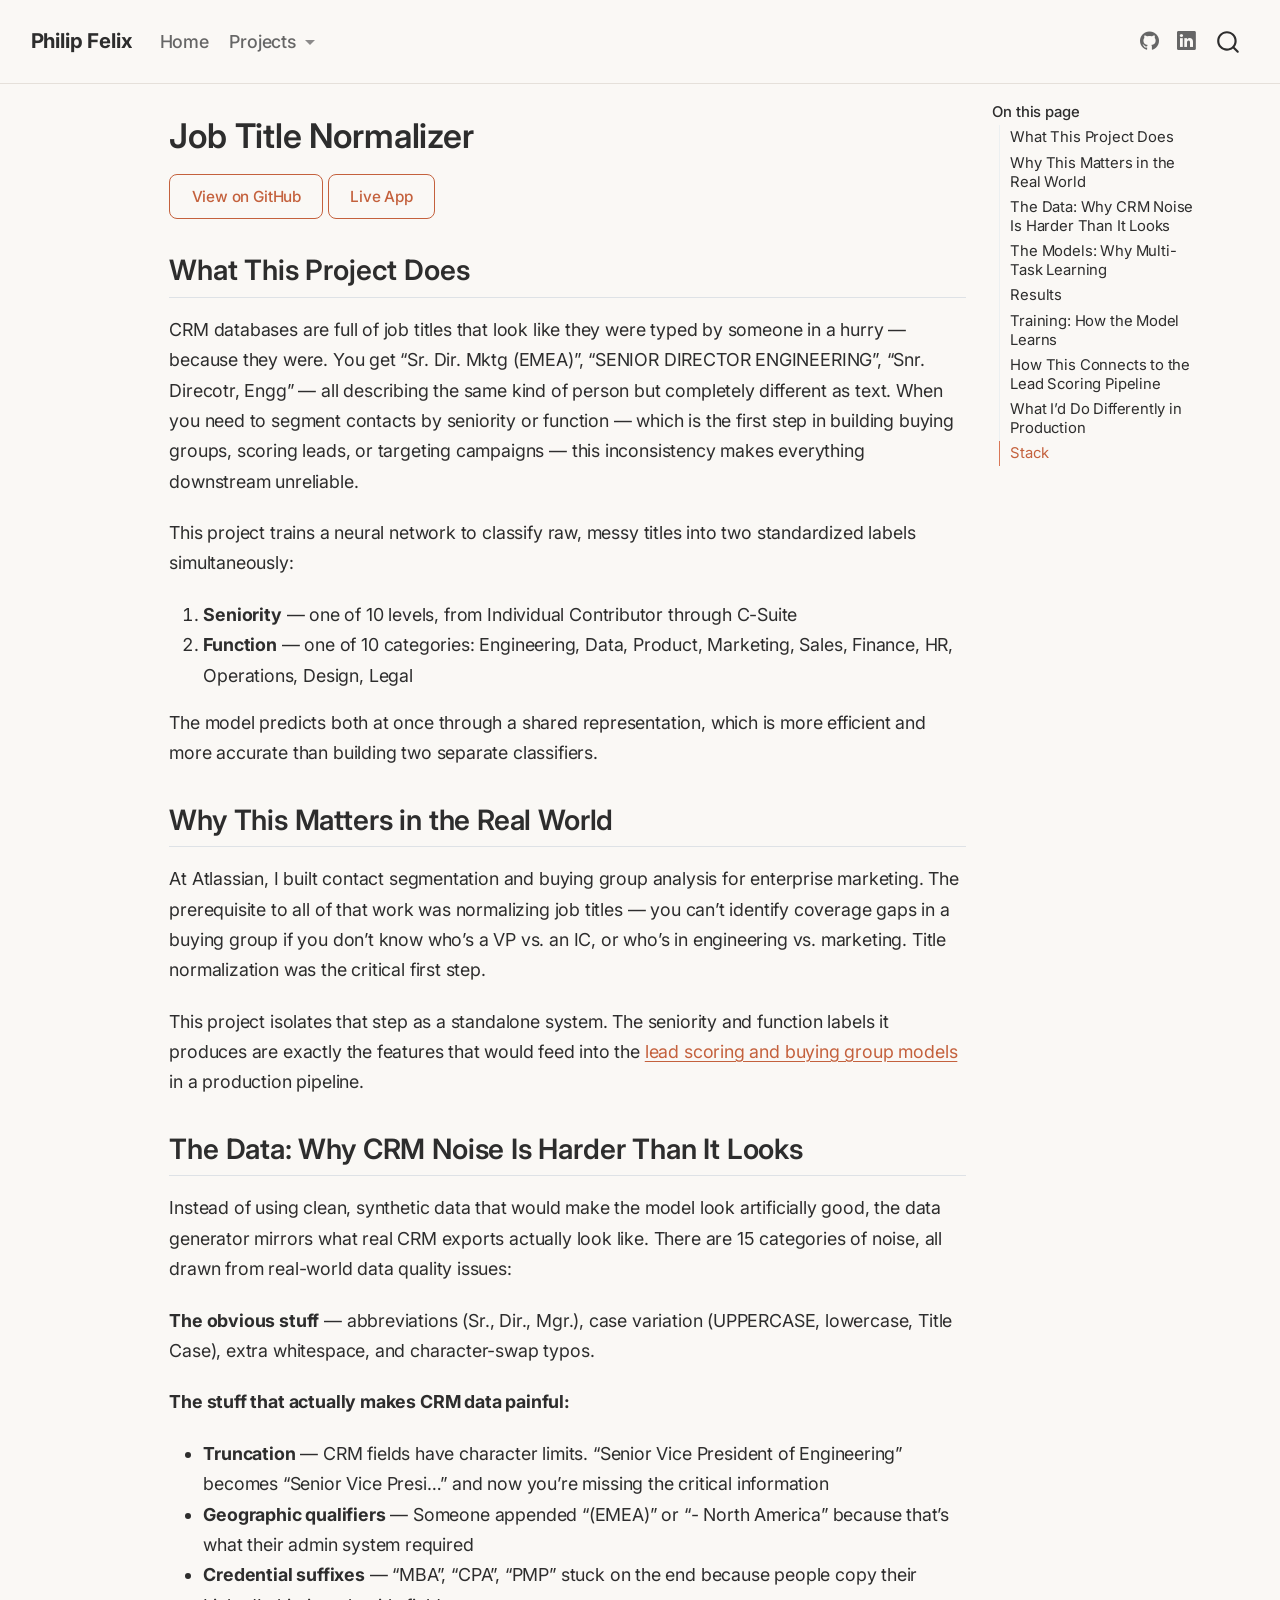
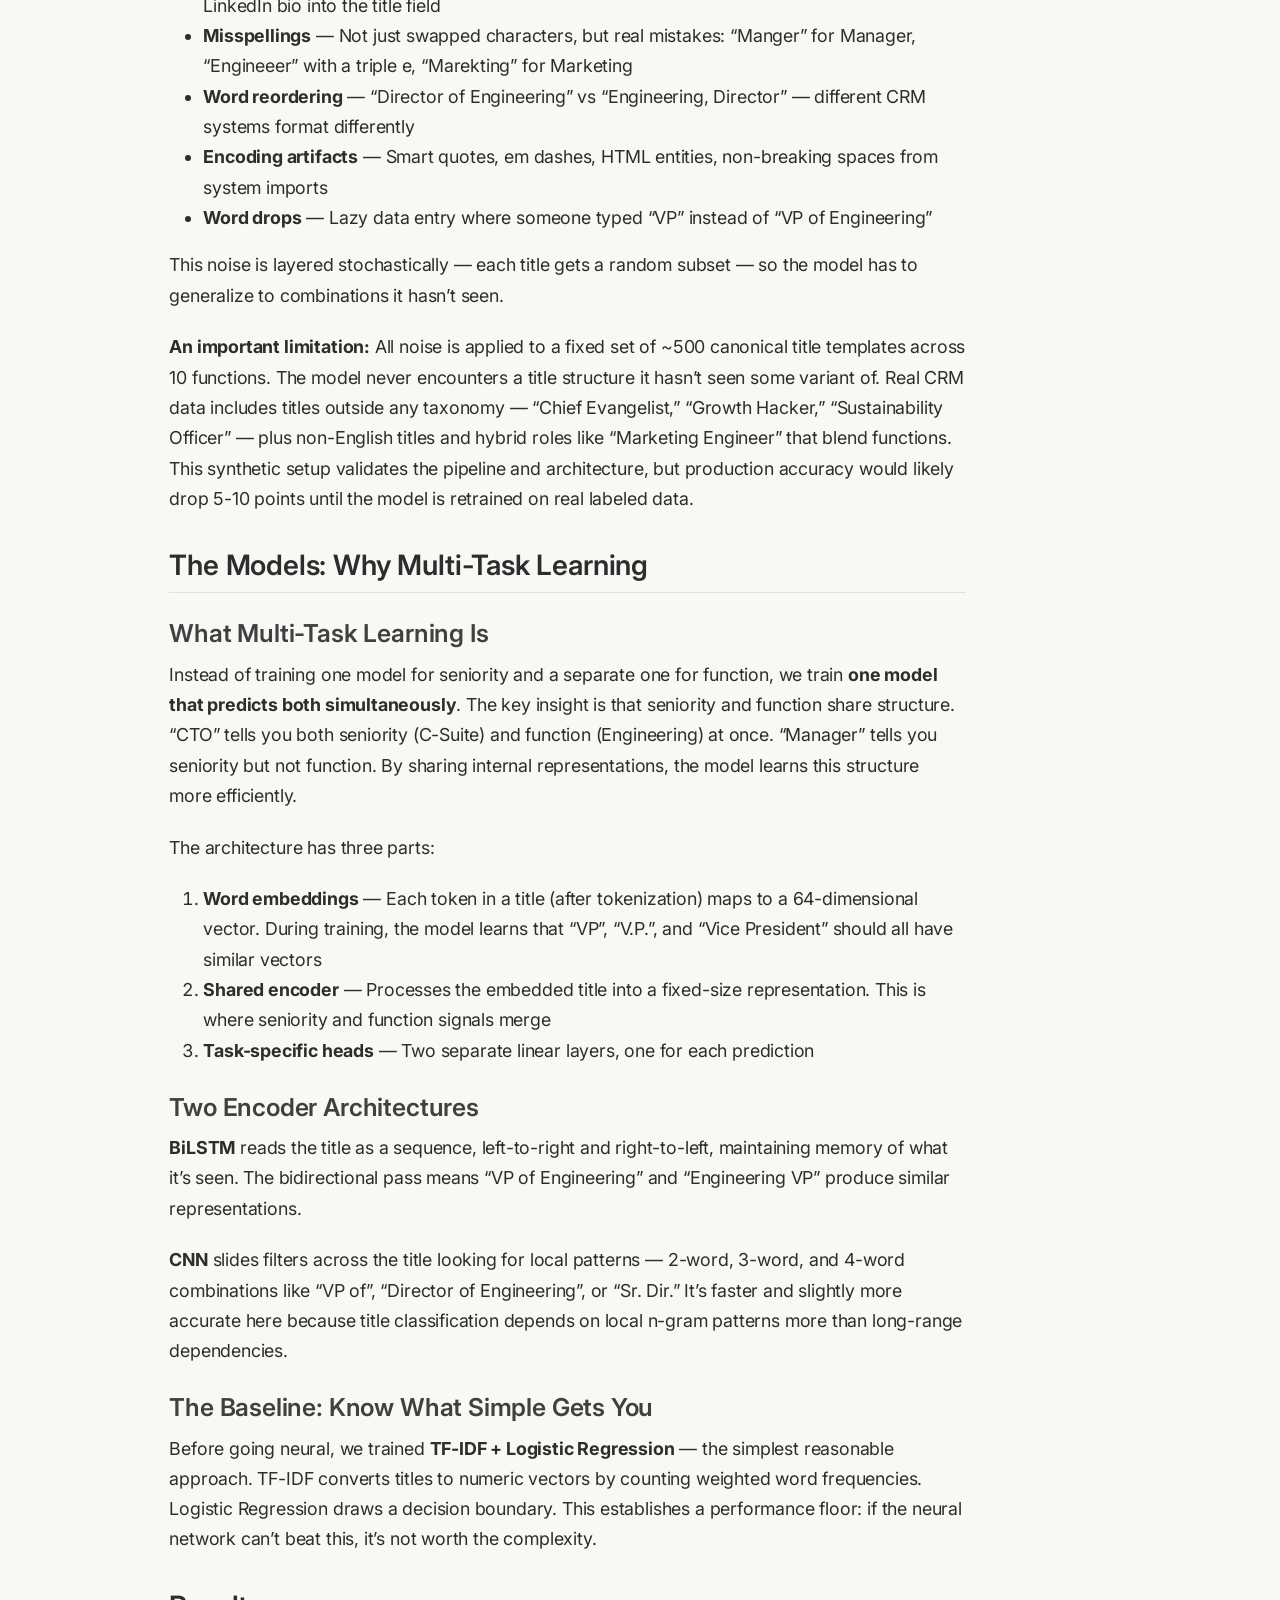
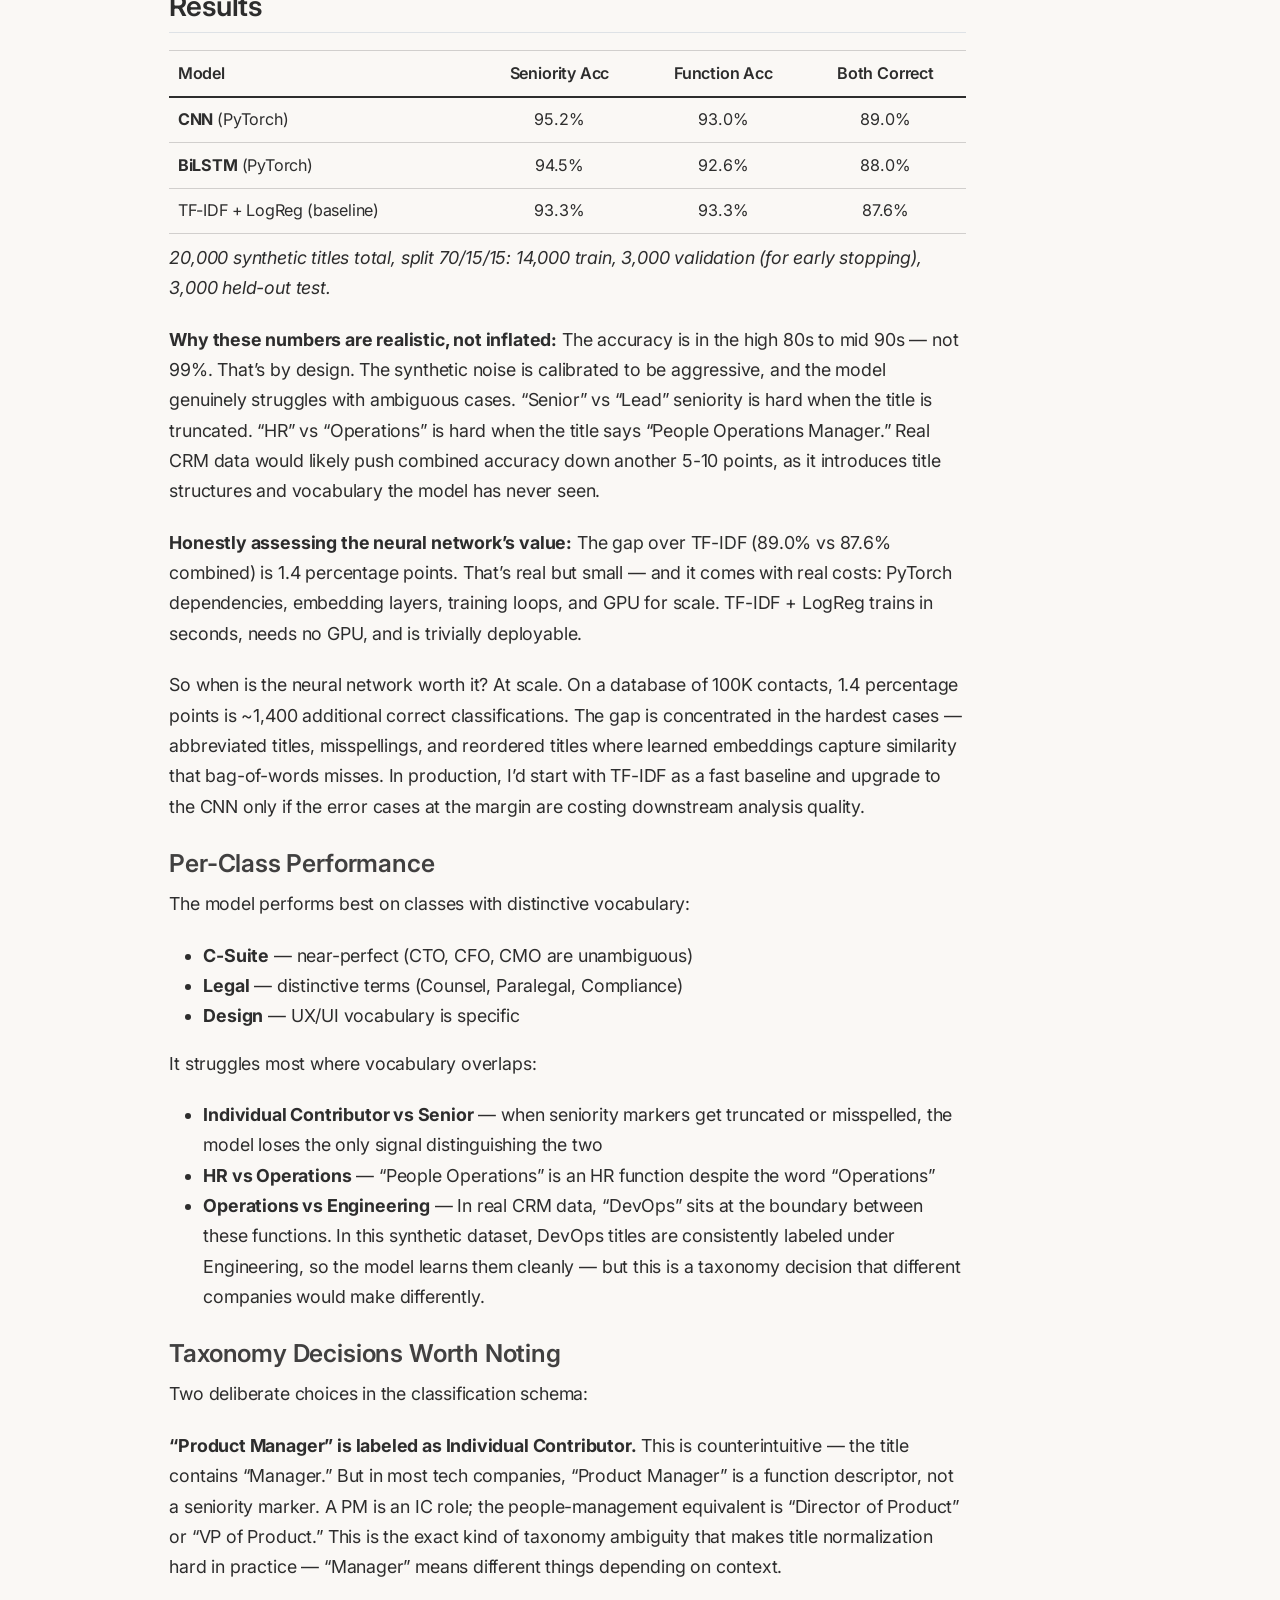
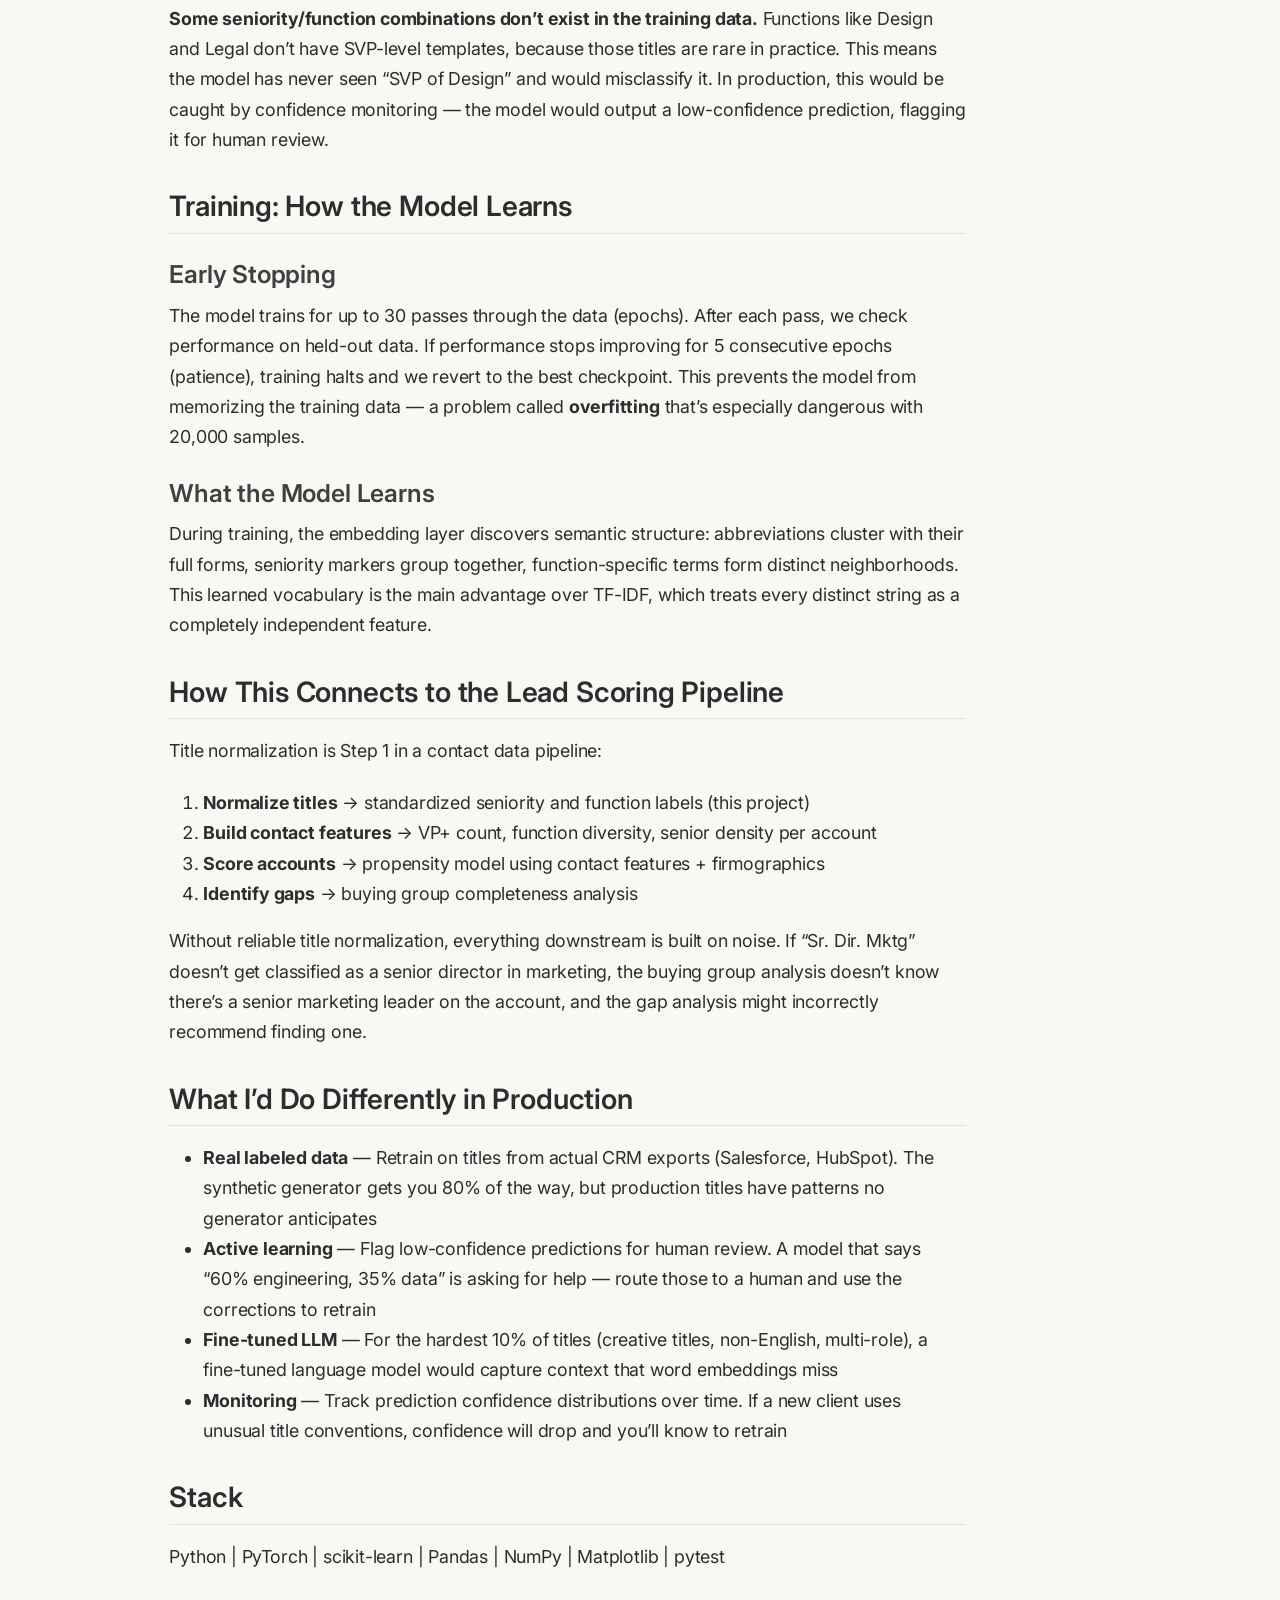
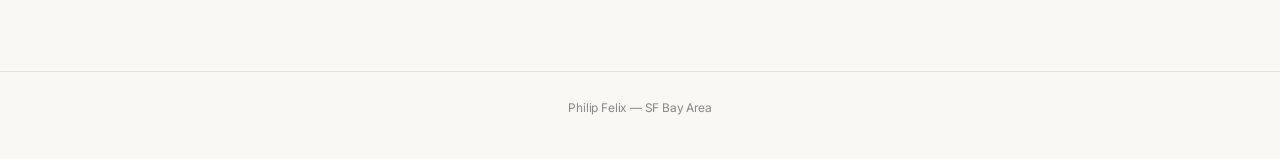
<file: docs/projects/title-normalizer.html>
<!DOCTYPE html>
<html xmlns="http://www.w3.org/1999/xhtml" lang="en" xml:lang="en"><head>

<meta charset="utf-8">
<meta name="generator" content="quarto-1.9.36">

<meta name="viewport" content="width=device-width, initial-scale=1.0, user-scalable=yes">


<title>Job Title Normalizer – Philip Felix</title>
<style>
/* Default styles provided by pandoc.
** See https://pandoc.org/MANUAL.html#variables-for-html for config info.
*/
code{white-space: pre-wrap;}
span.smallcaps{font-variant: small-caps;}
div.columns{display: flex; gap: min(4vw, 1.5em);}
div.column{flex: auto; overflow-x: auto;}
div.hanging-indent{margin-left: 1.5em; text-indent: -1.5em;}
ul.task-list{list-style: none;}
ul.task-list li input[type="checkbox"] {
  width: 0.8em;
  margin: 0 0.8em 0.2em -1em; /* quarto-specific, see https://github.com/quarto-dev/quarto-cli/issues/4556 */ 
  vertical-align: middle;
}
</style>


<script src="../site_libs/quarto-nav/quarto-nav.js"></script>
<script src="../site_libs/quarto-nav/headroom.min.js"></script>
<script src="../site_libs/clipboard/clipboard.min.js"></script>
<script src="../site_libs/quarto-search/autocomplete.umd.js"></script>
<script src="../site_libs/quarto-search/fuse.min.js"></script>
<script src="../site_libs/quarto-search/quarto-search.js"></script>
<meta name="quarto:offset" content="../">
<script src="../site_libs/quarto-html/quarto.js" type="module"></script>
<script src="../site_libs/quarto-html/tabsets/tabsets.js" type="module"></script>
<script src="../site_libs/quarto-html/popper.min.js"></script>
<script src="../site_libs/quarto-html/tippy.umd.min.js"></script>
<script src="../site_libs/quarto-html/anchor.min.js"></script>
<link href="../site_libs/quarto-html/tippy.css" rel="stylesheet">
<link href="../site_libs/quarto-html/quarto-syntax-highlighting-49c9dac6fae8e09f4ca8bec003b153f0.css" rel="stylesheet" id="quarto-text-highlighting-styles">
<script src="../site_libs/bootstrap/bootstrap.min.js"></script>
<link href="../site_libs/bootstrap/bootstrap-icons.css" rel="stylesheet">
<link href="../site_libs/bootstrap/bootstrap-f02336fbc942b9a5cca3d71ded698d51.min.css" rel="stylesheet" append-hash="true" id="quarto-bootstrap" data-mode="light">
<script id="quarto-search-options" type="application/json">{
  "location": "navbar",
  "copy-button": false,
  "collapse-after": 3,
  "panel-placement": "end",
  "type": "overlay",
  "limit": 50,
  "keyboard-shortcut": [
    "f",
    "/",
    "s"
  ],
  "show-item-context": false,
  "language": {
    "search-no-results-text": "No results",
    "search-matching-documents-text": "matching documents",
    "search-copy-link-title": "Copy link to search",
    "search-hide-matches-text": "Hide additional matches",
    "search-more-match-text": "more match in this document",
    "search-more-matches-text": "more matches in this document",
    "search-clear-button-title": "Clear",
    "search-text-placeholder": "",
    "search-detached-cancel-button-title": "Cancel",
    "search-submit-button-title": "Submit",
    "search-label": "Search"
  }
}</script>


</head>

<body class="nav-fixed quarto-light">

<div id="quarto-search-results"></div>
  <header id="quarto-header" class="headroom fixed-top">
    <nav class="navbar navbar-expand-lg " data-bs-theme="dark">
      <div class="navbar-container container-fluid">
      <div class="navbar-brand-container mx-auto">
    <a class="navbar-brand" href="../index.html">
    <span class="navbar-title">Philip Felix</span>
    </a>
  </div>
            <div id="quarto-search" class="" title="Search"></div>
          <button class="navbar-toggler" type="button" data-bs-toggle="collapse" data-bs-target="#navbarCollapse" aria-controls="navbarCollapse" role="menu" aria-expanded="false" aria-label="Toggle navigation" onclick="if (window.quartoToggleHeadroom) { window.quartoToggleHeadroom(); }">
  <span class="navbar-toggler-icon"></span>
</button>
          <div class="collapse navbar-collapse" id="navbarCollapse">
            <ul class="navbar-nav navbar-nav-scroll me-auto">
  <li class="nav-item">
    <a class="nav-link" href="../index.html"> 
<span class="menu-text">Home</span></a>
  </li>  
  <li class="nav-item dropdown ">
    <a class="nav-link dropdown-toggle" href="#" id="nav-menu-projects" role="link" data-bs-toggle="dropdown" aria-expanded="false">
 <span class="menu-text">Projects</span>
    </a>
    <ul class="dropdown-menu" aria-labelledby="nav-menu-projects">    
        <li>
    <a class="dropdown-item" href="../projects/ai-search-scorecard.html">
 <span class="dropdown-text">AI Search Visibility Scorecard</span></a>
  </li>  
        <li>
    <a class="dropdown-item" href="../projects/gtm-analytics-warehouse.html">
 <span class="dropdown-text">GTM Analytics Warehouse — dbt</span></a>
  </li>  
        <li>
    <a class="dropdown-item" href="../projects/enrich-eval.html">
 <span class="dropdown-text">EnrichEval — Transaction Enrichment Quality</span></a>
  </li>  
        <li>
    <a class="dropdown-item" href="../projects/lead-scoring.html">
 <span class="dropdown-text">Lead Scoring &amp; Buying Groups</span></a>
  </li>  
        <li>
    <a class="dropdown-item" href="../projects/title-normalizer.html">
 <span class="dropdown-text">Title Normalizer</span></a>
  </li>  
        <li>
    <a class="dropdown-item" href="../projects/context-agent.html">
 <span class="dropdown-text">Adaptive Analyst Agent</span></a>
  </li>  
        <li>
    <a class="dropdown-item" href="../projects/support-ticket-classification.html">
 <span class="dropdown-text">Support Ticket Classification</span></a>
  </li>  
    </ul>
  </li>
</ul>
            <ul class="navbar-nav navbar-nav-scroll ms-auto">
  <li class="nav-item compact">
    <a class="nav-link" href="https://github.com/pfelix828"> <i class="bi bi-github" role="img">
</i> 
<span class="menu-text"></span></a>
  </li>  
  <li class="nav-item compact">
    <a class="nav-link" href="https://linkedin.com/in/pfelix1"> <i class="bi bi-linkedin" role="img">
</i> 
<span class="menu-text"></span></a>
  </li>  
</ul>
          </div> <!-- /navcollapse -->
            <div class="quarto-navbar-tools">
</div>
      </div> <!-- /container-fluid -->
    </nav>
</header>
<!-- content -->
<div id="quarto-content" class="quarto-container page-columns page-rows-contents page-layout-article page-navbar">
<!-- sidebar -->
<!-- margin-sidebar -->
    <div id="quarto-margin-sidebar" class="sidebar margin-sidebar">
        <nav id="TOC" role="doc-toc" class="toc-active">
    <h2 id="toc-title">On this page</h2>
   
  <ul>
  <li><a href="#what-this-project-does" id="toc-what-this-project-does" class="nav-link active" data-scroll-target="#what-this-project-does">What This Project Does</a></li>
  <li><a href="#why-this-matters-in-the-real-world" id="toc-why-this-matters-in-the-real-world" class="nav-link" data-scroll-target="#why-this-matters-in-the-real-world">Why This Matters in the Real World</a></li>
  <li><a href="#the-data-why-crm-noise-is-harder-than-it-looks" id="toc-the-data-why-crm-noise-is-harder-than-it-looks" class="nav-link" data-scroll-target="#the-data-why-crm-noise-is-harder-than-it-looks">The Data: Why CRM Noise Is Harder Than It Looks</a></li>
  <li><a href="#the-models-why-multi-task-learning" id="toc-the-models-why-multi-task-learning" class="nav-link" data-scroll-target="#the-models-why-multi-task-learning">The Models: Why Multi-Task Learning</a>
  <ul class="collapse">
  <li><a href="#what-multi-task-learning-is" id="toc-what-multi-task-learning-is" class="nav-link" data-scroll-target="#what-multi-task-learning-is">What Multi-Task Learning Is</a></li>
  <li><a href="#two-encoder-architectures" id="toc-two-encoder-architectures" class="nav-link" data-scroll-target="#two-encoder-architectures">Two Encoder Architectures</a></li>
  <li><a href="#the-baseline-know-what-simple-gets-you" id="toc-the-baseline-know-what-simple-gets-you" class="nav-link" data-scroll-target="#the-baseline-know-what-simple-gets-you">The Baseline: Know What Simple Gets You</a></li>
  </ul></li>
  <li><a href="#results" id="toc-results" class="nav-link" data-scroll-target="#results">Results</a>
  <ul class="collapse">
  <li><a href="#per-class-performance" id="toc-per-class-performance" class="nav-link" data-scroll-target="#per-class-performance">Per-Class Performance</a></li>
  <li><a href="#taxonomy-decisions-worth-noting" id="toc-taxonomy-decisions-worth-noting" class="nav-link" data-scroll-target="#taxonomy-decisions-worth-noting">Taxonomy Decisions Worth Noting</a></li>
  </ul></li>
  <li><a href="#training-how-the-model-learns" id="toc-training-how-the-model-learns" class="nav-link" data-scroll-target="#training-how-the-model-learns">Training: How the Model Learns</a>
  <ul class="collapse">
  <li><a href="#early-stopping" id="toc-early-stopping" class="nav-link" data-scroll-target="#early-stopping">Early Stopping</a></li>
  <li><a href="#what-the-model-learns" id="toc-what-the-model-learns" class="nav-link" data-scroll-target="#what-the-model-learns">What the Model Learns</a></li>
  </ul></li>
  <li><a href="#how-this-connects-to-the-lead-scoring-pipeline" id="toc-how-this-connects-to-the-lead-scoring-pipeline" class="nav-link" data-scroll-target="#how-this-connects-to-the-lead-scoring-pipeline">How This Connects to the Lead Scoring Pipeline</a></li>
  <li><a href="#what-id-do-differently-in-production" id="toc-what-id-do-differently-in-production" class="nav-link" data-scroll-target="#what-id-do-differently-in-production">What I’d Do Differently in Production</a></li>
  <li><a href="#stack" id="toc-stack" class="nav-link" data-scroll-target="#stack">Stack</a></li>
  </ul>
</nav>
    </div>
<!-- main -->
<main class="content" id="quarto-document-content">

<header id="title-block-header" class="quarto-title-block default">
<div class="quarto-title">
<h1 class="title">Job Title Normalizer</h1>
</div>



<div class="quarto-title-meta">

    
  
    
  </div>
  


</header>


<p><a href="https://github.com/pfelix828/title-normalizer" class="btn btn-outline-primary">View on GitHub</a> <a href="https://pfelix828.github.io/title-normalizer/" class="btn btn-outline-primary">Live App</a></p>
<section id="what-this-project-does" class="level2">
<h2 class="anchored" data-anchor-id="what-this-project-does">What This Project Does</h2>
<p>CRM databases are full of job titles that look like they were typed by someone in a hurry — because they were. You get “Sr.&nbsp;Dir. Mktg (EMEA)”, “SENIOR DIRECTOR ENGINEERING”, “Snr. Direcotr, Engg” — all describing the same kind of person but completely different as text. When you need to segment contacts by seniority or function — which is the first step in building buying groups, scoring leads, or targeting campaigns — this inconsistency makes everything downstream unreliable.</p>
<p>This project trains a neural network to classify raw, messy titles into two standardized labels simultaneously:</p>
<ol type="1">
<li><strong>Seniority</strong> — one of 10 levels, from Individual Contributor through C-Suite</li>
<li><strong>Function</strong> — one of 10 categories: Engineering, Data, Product, Marketing, Sales, Finance, HR, Operations, Design, Legal</li>
</ol>
<p>The model predicts both at once through a shared representation, which is more efficient and more accurate than building two separate classifiers.</p>
</section>
<section id="why-this-matters-in-the-real-world" class="level2">
<h2 class="anchored" data-anchor-id="why-this-matters-in-the-real-world">Why This Matters in the Real World</h2>
<p>At Atlassian, I built contact segmentation and buying group analysis for enterprise marketing. The prerequisite to all of that work was normalizing job titles — you can’t identify coverage gaps in a buying group if you don’t know who’s a VP vs.&nbsp;an IC, or who’s in engineering vs.&nbsp;marketing. Title normalization was the critical first step.</p>
<p>This project isolates that step as a standalone system. The seniority and function labels it produces are exactly the features that would feed into the <a href="../projects/lead-scoring.html">lead scoring and buying group models</a> in a production pipeline.</p>
</section>
<section id="the-data-why-crm-noise-is-harder-than-it-looks" class="level2">
<h2 class="anchored" data-anchor-id="the-data-why-crm-noise-is-harder-than-it-looks">The Data: Why CRM Noise Is Harder Than It Looks</h2>
<p>Instead of using clean, synthetic data that would make the model look artificially good, the data generator mirrors what real CRM exports actually look like. There are 15 categories of noise, all drawn from real-world data quality issues:</p>
<p><strong>The obvious stuff</strong> — abbreviations (Sr., Dir., Mgr.), case variation (UPPERCASE, lowercase, Title Case), extra whitespace, and character-swap typos.</p>
<p><strong>The stuff that actually makes CRM data painful:</strong></p>
<ul>
<li><strong>Truncation</strong> — CRM fields have character limits. “Senior Vice President of Engineering” becomes “Senior Vice Presi…” and now you’re missing the critical information</li>
<li><strong>Geographic qualifiers</strong> — Someone appended “(EMEA)” or “- North America” because that’s what their admin system required</li>
<li><strong>Credential suffixes</strong> — “MBA”, “CPA”, “PMP” stuck on the end because people copy their LinkedIn bio into the title field</li>
<li><strong>Misspellings</strong> — Not just swapped characters, but real mistakes: “Manger” for Manager, “Engineeer” with a triple e, “Marekting” for Marketing</li>
<li><strong>Word reordering</strong> — “Director of Engineering” vs “Engineering, Director” — different CRM systems format differently</li>
<li><strong>Encoding artifacts</strong> — Smart quotes, em dashes, HTML entities, non-breaking spaces from system imports</li>
<li><strong>Word drops</strong> — Lazy data entry where someone typed “VP” instead of “VP of Engineering”</li>
</ul>
<p>This noise is layered stochastically — each title gets a random subset — so the model has to generalize to combinations it hasn’t seen.</p>
<p><strong>An important limitation:</strong> All noise is applied to a fixed set of ~500 canonical title templates across 10 functions. The model never encounters a title structure it hasn’t seen some variant of. Real CRM data includes titles outside any taxonomy — “Chief Evangelist,” “Growth Hacker,” “Sustainability Officer” — plus non-English titles and hybrid roles like “Marketing Engineer” that blend functions. This synthetic setup validates the pipeline and architecture, but production accuracy would likely drop 5-10 points until the model is retrained on real labeled data.</p>
</section>
<section id="the-models-why-multi-task-learning" class="level2">
<h2 class="anchored" data-anchor-id="the-models-why-multi-task-learning">The Models: Why Multi-Task Learning</h2>
<section id="what-multi-task-learning-is" class="level3">
<h3 class="anchored" data-anchor-id="what-multi-task-learning-is">What Multi-Task Learning Is</h3>
<p>Instead of training one model for seniority and a separate one for function, we train <strong>one model that predicts both simultaneously</strong>. The key insight is that seniority and function share structure. “CTO” tells you both seniority (C-Suite) and function (Engineering) at once. “Manager” tells you seniority but not function. By sharing internal representations, the model learns this structure more efficiently.</p>
<p>The architecture has three parts:</p>
<ol type="1">
<li><strong>Word embeddings</strong> — Each token in a title (after tokenization) maps to a 64-dimensional vector. During training, the model learns that “VP”, “V.P.”, and “Vice President” should all have similar vectors</li>
<li><strong>Shared encoder</strong> — Processes the embedded title into a fixed-size representation. This is where seniority and function signals merge</li>
<li><strong>Task-specific heads</strong> — Two separate linear layers, one for each prediction</li>
</ol>
</section>
<section id="two-encoder-architectures" class="level3">
<h3 class="anchored" data-anchor-id="two-encoder-architectures">Two Encoder Architectures</h3>
<p><strong>BiLSTM</strong> reads the title as a sequence, left-to-right and right-to-left, maintaining memory of what it’s seen. The bidirectional pass means “VP of Engineering” and “Engineering VP” produce similar representations.</p>
<p><strong>CNN</strong> slides filters across the title looking for local patterns — 2-word, 3-word, and 4-word combinations like “VP of”, “Director of Engineering”, or “Sr.&nbsp;Dir.” It’s faster and slightly more accurate here because title classification depends on local n-gram patterns more than long-range dependencies.</p>
</section>
<section id="the-baseline-know-what-simple-gets-you" class="level3">
<h3 class="anchored" data-anchor-id="the-baseline-know-what-simple-gets-you">The Baseline: Know What Simple Gets You</h3>
<p>Before going neural, we trained <strong>TF-IDF + Logistic Regression</strong> — the simplest reasonable approach. TF-IDF converts titles to numeric vectors by counting weighted word frequencies. Logistic Regression draws a decision boundary. This establishes a performance floor: if the neural network can’t beat this, it’s not worth the complexity.</p>
</section>
</section>
<section id="results" class="level2">
<h2 class="anchored" data-anchor-id="results">Results</h2>
<table class="caption-top table">
<thead>
<tr class="header">
<th>Model</th>
<th style="text-align: center;">Seniority Acc</th>
<th style="text-align: center;">Function Acc</th>
<th style="text-align: center;">Both Correct</th>
</tr>
</thead>
<tbody>
<tr class="odd">
<td><strong>CNN</strong> (PyTorch)</td>
<td style="text-align: center;">95.2%</td>
<td style="text-align: center;">93.0%</td>
<td style="text-align: center;">89.0%</td>
</tr>
<tr class="even">
<td><strong>BiLSTM</strong> (PyTorch)</td>
<td style="text-align: center;">94.5%</td>
<td style="text-align: center;">92.6%</td>
<td style="text-align: center;">88.0%</td>
</tr>
<tr class="odd">
<td>TF-IDF + LogReg (baseline)</td>
<td style="text-align: center;">93.3%</td>
<td style="text-align: center;">93.3%</td>
<td style="text-align: center;">87.6%</td>
</tr>
</tbody>
</table>
<p><em>20,000 synthetic titles total, split 70/15/15: 14,000 train, 3,000 validation (for early stopping), 3,000 held-out test.</em></p>
<p><strong>Why these numbers are realistic, not inflated:</strong> The accuracy is in the high 80s to mid 90s — not 99%. That’s by design. The synthetic noise is calibrated to be aggressive, and the model genuinely struggles with ambiguous cases. “Senior” vs “Lead” seniority is hard when the title is truncated. “HR” vs “Operations” is hard when the title says “People Operations Manager.” Real CRM data would likely push combined accuracy down another 5-10 points, as it introduces title structures and vocabulary the model has never seen.</p>
<p><strong>Honestly assessing the neural network’s value:</strong> The gap over TF-IDF (89.0% vs 87.6% combined) is 1.4 percentage points. That’s real but small — and it comes with real costs: PyTorch dependencies, embedding layers, training loops, and GPU for scale. TF-IDF + LogReg trains in seconds, needs no GPU, and is trivially deployable.</p>
<p>So when is the neural network worth it? At scale. On a database of 100K contacts, 1.4 percentage points is ~1,400 additional correct classifications. The gap is concentrated in the hardest cases — abbreviated titles, misspellings, and reordered titles where learned embeddings capture similarity that bag-of-words misses. In production, I’d start with TF-IDF as a fast baseline and upgrade to the CNN only if the error cases at the margin are costing downstream analysis quality.</p>
<section id="per-class-performance" class="level3">
<h3 class="anchored" data-anchor-id="per-class-performance">Per-Class Performance</h3>
<p>The model performs best on classes with distinctive vocabulary:</p>
<ul>
<li><strong>C-Suite</strong> — near-perfect (CTO, CFO, CMO are unambiguous)</li>
<li><strong>Legal</strong> — distinctive terms (Counsel, Paralegal, Compliance)</li>
<li><strong>Design</strong> — UX/UI vocabulary is specific</li>
</ul>
<p>It struggles most where vocabulary overlaps:</p>
<ul>
<li><strong>Individual Contributor vs Senior</strong> — when seniority markers get truncated or misspelled, the model loses the only signal distinguishing the two</li>
<li><strong>HR vs Operations</strong> — “People Operations” is an HR function despite the word “Operations”</li>
<li><strong>Operations vs Engineering</strong> — In real CRM data, “DevOps” sits at the boundary between these functions. In this synthetic dataset, DevOps titles are consistently labeled under Engineering, so the model learns them cleanly — but this is a taxonomy decision that different companies would make differently.</li>
</ul>
</section>
<section id="taxonomy-decisions-worth-noting" class="level3">
<h3 class="anchored" data-anchor-id="taxonomy-decisions-worth-noting">Taxonomy Decisions Worth Noting</h3>
<p>Two deliberate choices in the classification schema:</p>
<p><strong>“Product Manager” is labeled as Individual Contributor.</strong> This is counterintuitive — the title contains “Manager.” But in most tech companies, “Product Manager” is a function descriptor, not a seniority marker. A PM is an IC role; the people-management equivalent is “Director of Product” or “VP of Product.” This is the exact kind of taxonomy ambiguity that makes title normalization hard in practice — “Manager” means different things depending on context.</p>
<p><strong>Some seniority/function combinations don’t exist in the training data.</strong> Functions like Design and Legal don’t have SVP-level templates, because those titles are rare in practice. This means the model has never seen “SVP of Design” and would misclassify it. In production, this would be caught by confidence monitoring — the model would output a low-confidence prediction, flagging it for human review.</p>
</section>
</section>
<section id="training-how-the-model-learns" class="level2">
<h2 class="anchored" data-anchor-id="training-how-the-model-learns">Training: How the Model Learns</h2>
<section id="early-stopping" class="level3">
<h3 class="anchored" data-anchor-id="early-stopping">Early Stopping</h3>
<p>The model trains for up to 30 passes through the data (epochs). After each pass, we check performance on held-out data. If performance stops improving for 5 consecutive epochs (patience), training halts and we revert to the best checkpoint. This prevents the model from memorizing the training data — a problem called <strong>overfitting</strong> that’s especially dangerous with 20,000 samples.</p>
</section>
<section id="what-the-model-learns" class="level3">
<h3 class="anchored" data-anchor-id="what-the-model-learns">What the Model Learns</h3>
<p>During training, the embedding layer discovers semantic structure: abbreviations cluster with their full forms, seniority markers group together, function-specific terms form distinct neighborhoods. This learned vocabulary is the main advantage over TF-IDF, which treats every distinct string as a completely independent feature.</p>
</section>
</section>
<section id="how-this-connects-to-the-lead-scoring-pipeline" class="level2">
<h2 class="anchored" data-anchor-id="how-this-connects-to-the-lead-scoring-pipeline">How This Connects to the Lead Scoring Pipeline</h2>
<p>Title normalization is Step 1 in a contact data pipeline:</p>
<ol type="1">
<li><strong>Normalize titles</strong> → standardized seniority and function labels (this project)</li>
<li><strong>Build contact features</strong> → VP+ count, function diversity, senior density per account</li>
<li><strong>Score accounts</strong> → propensity model using contact features + firmographics</li>
<li><strong>Identify gaps</strong> → buying group completeness analysis</li>
</ol>
<p>Without reliable title normalization, everything downstream is built on noise. If “Sr.&nbsp;Dir. Mktg” doesn’t get classified as a senior director in marketing, the buying group analysis doesn’t know there’s a senior marketing leader on the account, and the gap analysis might incorrectly recommend finding one.</p>
</section>
<section id="what-id-do-differently-in-production" class="level2">
<h2 class="anchored" data-anchor-id="what-id-do-differently-in-production">What I’d Do Differently in Production</h2>
<ul>
<li><strong>Real labeled data</strong> — Retrain on titles from actual CRM exports (Salesforce, HubSpot). The synthetic generator gets you 80% of the way, but production titles have patterns no generator anticipates</li>
<li><strong>Active learning</strong> — Flag low-confidence predictions for human review. A model that says “60% engineering, 35% data” is asking for help — route those to a human and use the corrections to retrain</li>
<li><strong>Fine-tuned LLM</strong> — For the hardest 10% of titles (creative titles, non-English, multi-role), a fine-tuned language model would capture context that word embeddings miss</li>
<li><strong>Monitoring</strong> — Track prediction confidence distributions over time. If a new client uses unusual title conventions, confidence will drop and you’ll know to retrain</li>
</ul>
</section>
<section id="stack" class="level2">
<h2 class="anchored" data-anchor-id="stack">Stack</h2>
<p>Python | PyTorch | scikit-learn | Pandas | NumPy | Matplotlib | pytest</p>


</section>

</main> <!-- /main -->
<script id="quarto-html-after-body" type="application/javascript">
  window.document.addEventListener("DOMContentLoaded", function (event) {
    const icon = "";
    const anchorJS = new window.AnchorJS();
    anchorJS.options = {
      placement: 'right',
      icon: icon
    };
    anchorJS.add('.anchored');
    const isCodeAnnotation = (el) => {
      for (const clz of el.classList) {
        if (clz.startsWith('code-annotation-')) {                     
          return true;
        }
      }
      return false;
    }
    const onCopySuccess = function(e) {
      // button target
      const button = e.trigger;
      // don't keep focus
      button.blur();
      // flash "checked"
      button.classList.add('code-copy-button-checked');
      var currentTitle = button.getAttribute("title");
      button.setAttribute("title", "Copied!");
      let tooltip;
      if (window.bootstrap) {
        button.setAttribute("data-bs-toggle", "tooltip");
        button.setAttribute("data-bs-placement", "left");
        button.setAttribute("data-bs-title", "Copied!");
        tooltip = new bootstrap.Tooltip(button, 
          { trigger: "manual", 
            customClass: "code-copy-button-tooltip",
            offset: [0, -8]});
        tooltip.show();    
      }
      setTimeout(function() {
        if (tooltip) {
          tooltip.hide();
          button.removeAttribute("data-bs-title");
          button.removeAttribute("data-bs-toggle");
          button.removeAttribute("data-bs-placement");
        }
        button.setAttribute("title", currentTitle);
        button.classList.remove('code-copy-button-checked');
      }, 1000);
      // clear code selection
      e.clearSelection();
    }
    const getTextToCopy = function(trigger) {
      const outerScaffold = trigger.parentElement.cloneNode(true);
      const codeEl = outerScaffold.querySelector('code');
      for (const childEl of codeEl.children) {
        if (isCodeAnnotation(childEl)) {
          childEl.remove();
        }
      }
      return codeEl.innerText;
    }
    const clipboard = new window.ClipboardJS('.code-copy-button:not([data-in-quarto-modal])', {
      text: getTextToCopy
    });
    clipboard.on('success', onCopySuccess);
    if (window.document.getElementById('quarto-embedded-source-code-modal')) {
      const clipboardModal = new window.ClipboardJS('.code-copy-button[data-in-quarto-modal]', {
        text: getTextToCopy,
        container: window.document.getElementById('quarto-embedded-source-code-modal')
      });
      clipboardModal.on('success', onCopySuccess);
    }
      var localhostRegex = new RegExp(/^(?:http|https):\/\/localhost\:?[0-9]*\//);
      var mailtoRegex = new RegExp(/^mailto:/);
        var filterRegex = new RegExp('/' + window.location.host + '/');
      var isInternal = (href) => {
          return filterRegex.test(href) || localhostRegex.test(href) || mailtoRegex.test(href);
      }
      // Inspect non-navigation links and adorn them if external
     var links = window.document.querySelectorAll('a[href]:not(.nav-link):not(.navbar-brand):not(.toc-action):not(.sidebar-link):not(.sidebar-item-toggle):not(.pagination-link):not(.no-external):not([aria-hidden]):not(.dropdown-item):not(.quarto-navigation-tool):not(.about-link)');
      for (var i=0; i<links.length; i++) {
        const link = links[i];
        if (!isInternal(link.href)) {
          // undo the damage that might have been done by quarto-nav.js in the case of
          // links that we want to consider external
          if (link.dataset.originalHref !== undefined) {
            link.href = link.dataset.originalHref;
          }
        }
      }
    function tippyHover(el, contentFn, onTriggerFn, onUntriggerFn) {
      const config = {
        allowHTML: true,
        maxWidth: 500,
        delay: 100,
        arrow: false,
        appendTo: function(el) {
            return el.parentElement;
        },
        interactive: true,
        interactiveBorder: 10,
        theme: 'quarto',
        placement: 'bottom-start',
      };
      if (contentFn) {
        config.content = contentFn;
      }
      if (onTriggerFn) {
        config.onTrigger = onTriggerFn;
      }
      if (onUntriggerFn) {
        config.onUntrigger = onUntriggerFn;
      }
      window.tippy(el, config); 
    }
    const noterefs = window.document.querySelectorAll('a[role="doc-noteref"]');
    for (var i=0; i<noterefs.length; i++) {
      const ref = noterefs[i];
      tippyHover(ref, function() {
        // use id or data attribute instead here
        let href = ref.getAttribute('data-footnote-href') || ref.getAttribute('href');
        try { href = new URL(href).hash; } catch {}
        const id = href.replace(/^#\/?/, "");
        const note = window.document.getElementById(id);
        if (note) {
          return note.innerHTML;
        } else {
          return "";
        }
      });
    }
    const xrefs = window.document.querySelectorAll('a.quarto-xref');
    const processXRef = (id, note) => {
      // Strip column container classes
      const stripColumnClz = (el) => {
        el.classList.remove("page-full", "page-columns");
        if (el.children) {
          for (const child of el.children) {
            stripColumnClz(child);
          }
        }
      }
      stripColumnClz(note)
      if (id === null || id.startsWith('sec-')) {
        // Special case sections, only their first couple elements
        const container = document.createElement("div");
        if (note.children && note.children.length > 2) {
          container.appendChild(note.children[0].cloneNode(true));
          for (let i = 1; i < note.children.length; i++) {
            const child = note.children[i];
            if (child.tagName === "P" && child.innerText === "") {
              continue;
            } else {
              container.appendChild(child.cloneNode(true));
              break;
            }
          }
          if (window.Quarto?.typesetMath) {
            window.Quarto.typesetMath(container);
          }
          return container.innerHTML
        } else {
          if (window.Quarto?.typesetMath) {
            window.Quarto.typesetMath(note);
          }
          return note.innerHTML;
        }
      } else {
        // Remove any anchor links if they are present
        const anchorLink = note.querySelector('a.anchorjs-link');
        if (anchorLink) {
          anchorLink.remove();
        }
        if (window.Quarto?.typesetMath) {
          window.Quarto.typesetMath(note);
        }
        if (note.classList.contains("callout")) {
          return note.outerHTML;
        } else {
          return note.innerHTML;
        }
      }
    }
    for (var i=0; i<xrefs.length; i++) {
      const xref = xrefs[i];
      tippyHover(xref, undefined, function(instance) {
        instance.disable();
        let url = xref.getAttribute('href');
        let hash = undefined; 
        if (url.startsWith('#')) {
          hash = url;
        } else {
          try { hash = new URL(url).hash; } catch {}
        }
        if (hash) {
          const id = hash.replace(/^#\/?/, "");
          const note = window.document.getElementById(id);
          if (note !== null) {
            try {
              const html = processXRef(id, note.cloneNode(true));
              instance.setContent(html);
            } finally {
              instance.enable();
              instance.show();
            }
          } else {
            // See if we can fetch this
            fetch(url.split('#')[0])
            .then(res => res.text())
            .then(html => {
              const parser = new DOMParser();
              const htmlDoc = parser.parseFromString(html, "text/html");
              const note = htmlDoc.getElementById(id);
              if (note !== null) {
                const html = processXRef(id, note);
                instance.setContent(html);
              } 
            }).finally(() => {
              instance.enable();
              instance.show();
            });
          }
        } else {
          // See if we can fetch a full url (with no hash to target)
          // This is a special case and we should probably do some content thinning / targeting
          fetch(url)
          .then(res => res.text())
          .then(html => {
            const parser = new DOMParser();
            const htmlDoc = parser.parseFromString(html, "text/html");
            const note = htmlDoc.querySelector('main.content');
            if (note !== null) {
              // This should only happen for chapter cross references
              // (since there is no id in the URL)
              // remove the first header
              if (note.children.length > 0 && note.children[0].tagName === "HEADER") {
                note.children[0].remove();
              }
              const html = processXRef(null, note);
              instance.setContent(html);
            } 
          }).finally(() => {
            instance.enable();
            instance.show();
          });
        }
      }, function(instance) {
      });
    }
        let selectedAnnoteEl;
        const selectorForAnnotation = ( cell, annotation) => {
          let cellAttr = 'data-code-cell="' + cell + '"';
          let lineAttr = 'data-code-annotation="' +  annotation + '"';
          const selector = 'span[' + cellAttr + '][' + lineAttr + ']';
          return selector;
        }
        const selectCodeLines = (annoteEl) => {
          const doc = window.document;
          const targetCell = annoteEl.getAttribute("data-target-cell");
          const targetAnnotation = annoteEl.getAttribute("data-target-annotation");
          const annoteSpan = window.document.querySelector(selectorForAnnotation(targetCell, targetAnnotation));
          const lines = annoteSpan.getAttribute("data-code-lines").split(",");
          const lineIds = lines.map((line) => {
            return targetCell + "-" + line;
          })
          let top = null;
          let height = null;
          let parent = null;
          if (lineIds.length > 0) {
              //compute the position of the single el (top and bottom and make a div)
              const el = window.document.getElementById(lineIds[0]);
              top = el.offsetTop;
              height = el.offsetHeight;
              parent = el.parentElement.parentElement;
            if (lineIds.length > 1) {
              const lastEl = window.document.getElementById(lineIds[lineIds.length - 1]);
              const bottom = lastEl.offsetTop + lastEl.offsetHeight;
              height = bottom - top;
            }
            if (top !== null && height !== null && parent !== null) {
              // cook up a div (if necessary) and position it 
              let div = window.document.getElementById("code-annotation-line-highlight");
              if (div === null) {
                div = window.document.createElement("div");
                div.setAttribute("id", "code-annotation-line-highlight");
                div.style.position = 'absolute';
                parent.appendChild(div);
              }
              div.style.top = top - 2 + "px";
              div.style.height = height + 4 + "px";
              div.style.left = 0;
              let gutterDiv = window.document.getElementById("code-annotation-line-highlight-gutter");
              if (gutterDiv === null) {
                gutterDiv = window.document.createElement("div");
                gutterDiv.setAttribute("id", "code-annotation-line-highlight-gutter");
                gutterDiv.style.position = 'absolute';
                const codeCell = window.document.getElementById(targetCell);
                const gutter = codeCell.querySelector('.code-annotation-gutter');
                gutter.appendChild(gutterDiv);
              }
              gutterDiv.style.top = top - 2 + "px";
              gutterDiv.style.height = height + 4 + "px";
            }
            selectedAnnoteEl = annoteEl;
          }
        };
        const unselectCodeLines = () => {
          const elementsIds = ["code-annotation-line-highlight", "code-annotation-line-highlight-gutter"];
          elementsIds.forEach((elId) => {
            const div = window.document.getElementById(elId);
            if (div) {
              div.remove();
            }
          });
          selectedAnnoteEl = undefined;
        };
          // Handle positioning of the toggle
      window.addEventListener(
        "resize",
        throttle(() => {
          elRect = undefined;
          if (selectedAnnoteEl) {
            selectCodeLines(selectedAnnoteEl);
          }
        }, 10)
      );
      function throttle(fn, ms) {
      let throttle = false;
      let timer;
        return (...args) => {
          if(!throttle) { // first call gets through
              fn.apply(this, args);
              throttle = true;
          } else { // all the others get throttled
              if(timer) clearTimeout(timer); // cancel #2
              timer = setTimeout(() => {
                fn.apply(this, args);
                timer = throttle = false;
              }, ms);
          }
        };
      }
        // Attach click handler to the DT
        const annoteDls = window.document.querySelectorAll('dt[data-target-cell]');
        for (const annoteDlNode of annoteDls) {
          annoteDlNode.addEventListener('click', (event) => {
            const clickedEl = event.target;
            if (clickedEl !== selectedAnnoteEl) {
              unselectCodeLines();
              const activeEl = window.document.querySelector('dt[data-target-cell].code-annotation-active');
              if (activeEl) {
                activeEl.classList.remove('code-annotation-active');
              }
              selectCodeLines(clickedEl);
              clickedEl.classList.add('code-annotation-active');
            } else {
              // Unselect the line
              unselectCodeLines();
              clickedEl.classList.remove('code-annotation-active');
            }
          });
        }
    const findCites = (el) => {
      const parentEl = el.parentElement;
      if (parentEl) {
        const cites = parentEl.dataset.cites;
        if (cites) {
          return {
            el,
            cites: cites.split(' ')
          };
        } else {
          return findCites(el.parentElement)
        }
      } else {
        return undefined;
      }
    };
    var bibliorefs = window.document.querySelectorAll('a[role="doc-biblioref"]');
    for (var i=0; i<bibliorefs.length; i++) {
      const ref = bibliorefs[i];
      const citeInfo = findCites(ref);
      if (citeInfo) {
        tippyHover(citeInfo.el, function() {
          var popup = window.document.createElement('div');
          citeInfo.cites.forEach(function(cite) {
            var citeDiv = window.document.createElement('div');
            citeDiv.classList.add('hanging-indent');
            citeDiv.classList.add('csl-entry');
            var biblioDiv = window.document.getElementById('ref-' + cite);
            if (biblioDiv) {
              citeDiv.innerHTML = biblioDiv.innerHTML;
            }
            popup.appendChild(citeDiv);
          });
          return popup.innerHTML;
        });
      }
    }
  });
  </script>
</div> <!-- /content -->
<footer class="footer">
  <div class="nav-footer">
    <div class="nav-footer-left">
      &nbsp;
    </div>   
    <div class="nav-footer-center">
<p>Philip Felix — SF Bay Area</p>
</div>
    <div class="nav-footer-right">
      &nbsp;
    </div>
  </div>
</footer>
<script data-goatcounter="https://pfelix.goatcounter.com/count" async="" src="//gc.zgo.at/count.js"></script>




</body></html>
</file>
<file: docs/site_libs/quarto-html/tippy.css>
.tippy-box[data-animation=fade][data-state=hidden]{opacity:0}[data-tippy-root]{max-width:calc(100vw - 10px)}.tippy-box{position:relative;background-color:#333;color:#fff;border-radius:4px;font-size:14px;line-height:1.4;white-space:normal;outline:0;transition-property:transform,visibility,opacity}.tippy-box[data-placement^=top]>.tippy-arrow{bottom:0}.tippy-box[data-placement^=top]>.tippy-arrow:before{bottom:-7px;left:0;border-width:8px 8px 0;border-top-color:initial;transform-origin:center top}.tippy-box[data-placement^=bottom]>.tippy-arrow{top:0}.tippy-box[data-placement^=bottom]>.tippy-arrow:before{top:-7px;left:0;border-width:0 8px 8px;border-bottom-color:initial;transform-origin:center bottom}.tippy-box[data-placement^=left]>.tippy-arrow{right:0}.tippy-box[data-placement^=left]>.tippy-arrow:before{border-width:8px 0 8px 8px;border-left-color:initial;right:-7px;transform-origin:center left}.tippy-box[data-placement^=right]>.tippy-arrow{left:0}.tippy-box[data-placement^=right]>.tippy-arrow:before{left:-7px;border-width:8px 8px 8px 0;border-right-color:initial;transform-origin:center right}.tippy-box[data-inertia][data-state=visible]{transition-timing-function:cubic-bezier(.54,1.5,.38,1.11)}.tippy-arrow{width:16px;height:16px;color:#333}.tippy-arrow:before{content:"";position:absolute;border-color:transparent;border-style:solid}.tippy-content{position:relative;padding:5px 9px;z-index:1}
</file>
<file: docs/site_libs/quarto-html/quarto-syntax-highlighting-49c9dac6fae8e09f4ca8bec003b153f0.css>
/* quarto syntax highlight colors */
:root {
  --quarto-hl-ot-color: #003B4F;
  --quarto-hl-at-color: #657422;
  --quarto-hl-ss-color: #20794D;
  --quarto-hl-an-color: #5E5E5E;
  --quarto-hl-fu-color: #4758AB;
  --quarto-hl-st-color: #20794D;
  --quarto-hl-cf-color: #003B4F;
  --quarto-hl-op-color: #5E5E5E;
  --quarto-hl-er-color: #AD0000;
  --quarto-hl-bn-color: #AD0000;
  --quarto-hl-al-color: #AD0000;
  --quarto-hl-va-color: #111111;
  --quarto-hl-bu-color: inherit;
  --quarto-hl-ex-color: inherit;
  --quarto-hl-pp-color: #AD0000;
  --quarto-hl-in-color: #5E5E5E;
  --quarto-hl-vs-color: #20794D;
  --quarto-hl-wa-color: #5E5E5E;
  --quarto-hl-do-color: #5E5E5E;
  --quarto-hl-im-color: #00769E;
  --quarto-hl-ch-color: #20794D;
  --quarto-hl-dt-color: #AD0000;
  --quarto-hl-fl-color: #AD0000;
  --quarto-hl-co-color: #5E5E5E;
  --quarto-hl-cv-color: #5E5E5E;
  --quarto-hl-cn-color: #8f5902;
  --quarto-hl-sc-color: #5E5E5E;
  --quarto-hl-dv-color: #AD0000;
  --quarto-hl-kw-color: #003B4F;
}

/* other quarto variables */
:root {
  --quarto-font-monospace: "JetBrains Mono", monospace;
}

/* syntax highlight based on Pandoc's rules */
pre > code.sourceCode > span {
  color: #003B4F;
}

code.sourceCode > span {
  color: #003B4F;
}

div.sourceCode,
div.sourceCode pre.sourceCode {
  color: #003B4F;
}

/* Normal */
code span {
  color: #003B4F;
}

/* Alert */
code span.al {
  color: #AD0000;
  font-style: inherit;
}

/* Annotation */
code span.an {
  color: #5E5E5E;
  font-style: inherit;
}

/* Attribute */
code span.at {
  color: #657422;
  font-style: inherit;
}

/* BaseN */
code span.bn {
  color: #AD0000;
  font-style: inherit;
}

/* BuiltIn */
code span.bu {
  font-style: inherit;
}

/* ControlFlow */
code span.cf {
  color: #003B4F;
  font-weight: bold;
  font-style: inherit;
}

/* Char */
code span.ch {
  color: #20794D;
  font-style: inherit;
}

/* Constant */
code span.cn {
  color: #8f5902;
  font-style: inherit;
}

/* Comment */
code span.co {
  color: #5E5E5E;
  font-style: inherit;
}

/* CommentVar */
code span.cv {
  color: #5E5E5E;
  font-style: italic;
}

/* Documentation */
code span.do {
  color: #5E5E5E;
  font-style: italic;
}

/* DataType */
code span.dt {
  color: #AD0000;
  font-style: inherit;
}

/* DecVal */
code span.dv {
  color: #AD0000;
  font-style: inherit;
}

/* Error */
code span.er {
  color: #AD0000;
  font-style: inherit;
}

/* Extension */
code span.ex {
  font-style: inherit;
}

/* Float */
code span.fl {
  color: #AD0000;
  font-style: inherit;
}

/* Function */
code span.fu {
  color: #4758AB;
  font-style: inherit;
}

/* Import */
code span.im {
  color: #00769E;
  font-style: inherit;
}

/* Information */
code span.in {
  color: #5E5E5E;
  font-style: inherit;
}

/* Keyword */
code span.kw {
  color: #003B4F;
  font-weight: bold;
  font-style: inherit;
}

/* Operator */
code span.op {
  color: #5E5E5E;
  font-style: inherit;
}

/* Other */
code span.ot {
  color: #003B4F;
  font-style: inherit;
}

/* Preprocessor */
code span.pp {
  color: #AD0000;
  font-style: inherit;
}

/* SpecialChar */
code span.sc {
  color: #5E5E5E;
  font-style: inherit;
}

/* SpecialString */
code span.ss {
  color: #20794D;
  font-style: inherit;
}

/* String */
code span.st {
  color: #20794D;
  font-style: inherit;
}

/* Variable */
code span.va {
  color: #111111;
  font-style: inherit;
}

/* VerbatimString */
code span.vs {
  color: #20794D;
  font-style: inherit;
}

/* Warning */
code span.wa {
  color: #5E5E5E;
  font-style: italic;
}

.prevent-inlining {
  content: "</";
}

/*# sourceMappingURL=0bd9f834723003041f751c46d7bbd4ca.css.map */
</file>
<file: docs/site_libs/quarto-diagram/mermaid.css>
.mermaidTooltip {
  position: absolute;
  text-align: center;
  max-width: 200px;
  padding: 2px;
  font-family: "trebuchet ms", verdana, arial;
  font-size: 12px;
  background: #ffffde;
  border: 1px solid #aaaa33;
  border-radius: 2px;
  pointer-events: none;
  z-index: 1000;
}
</file>
